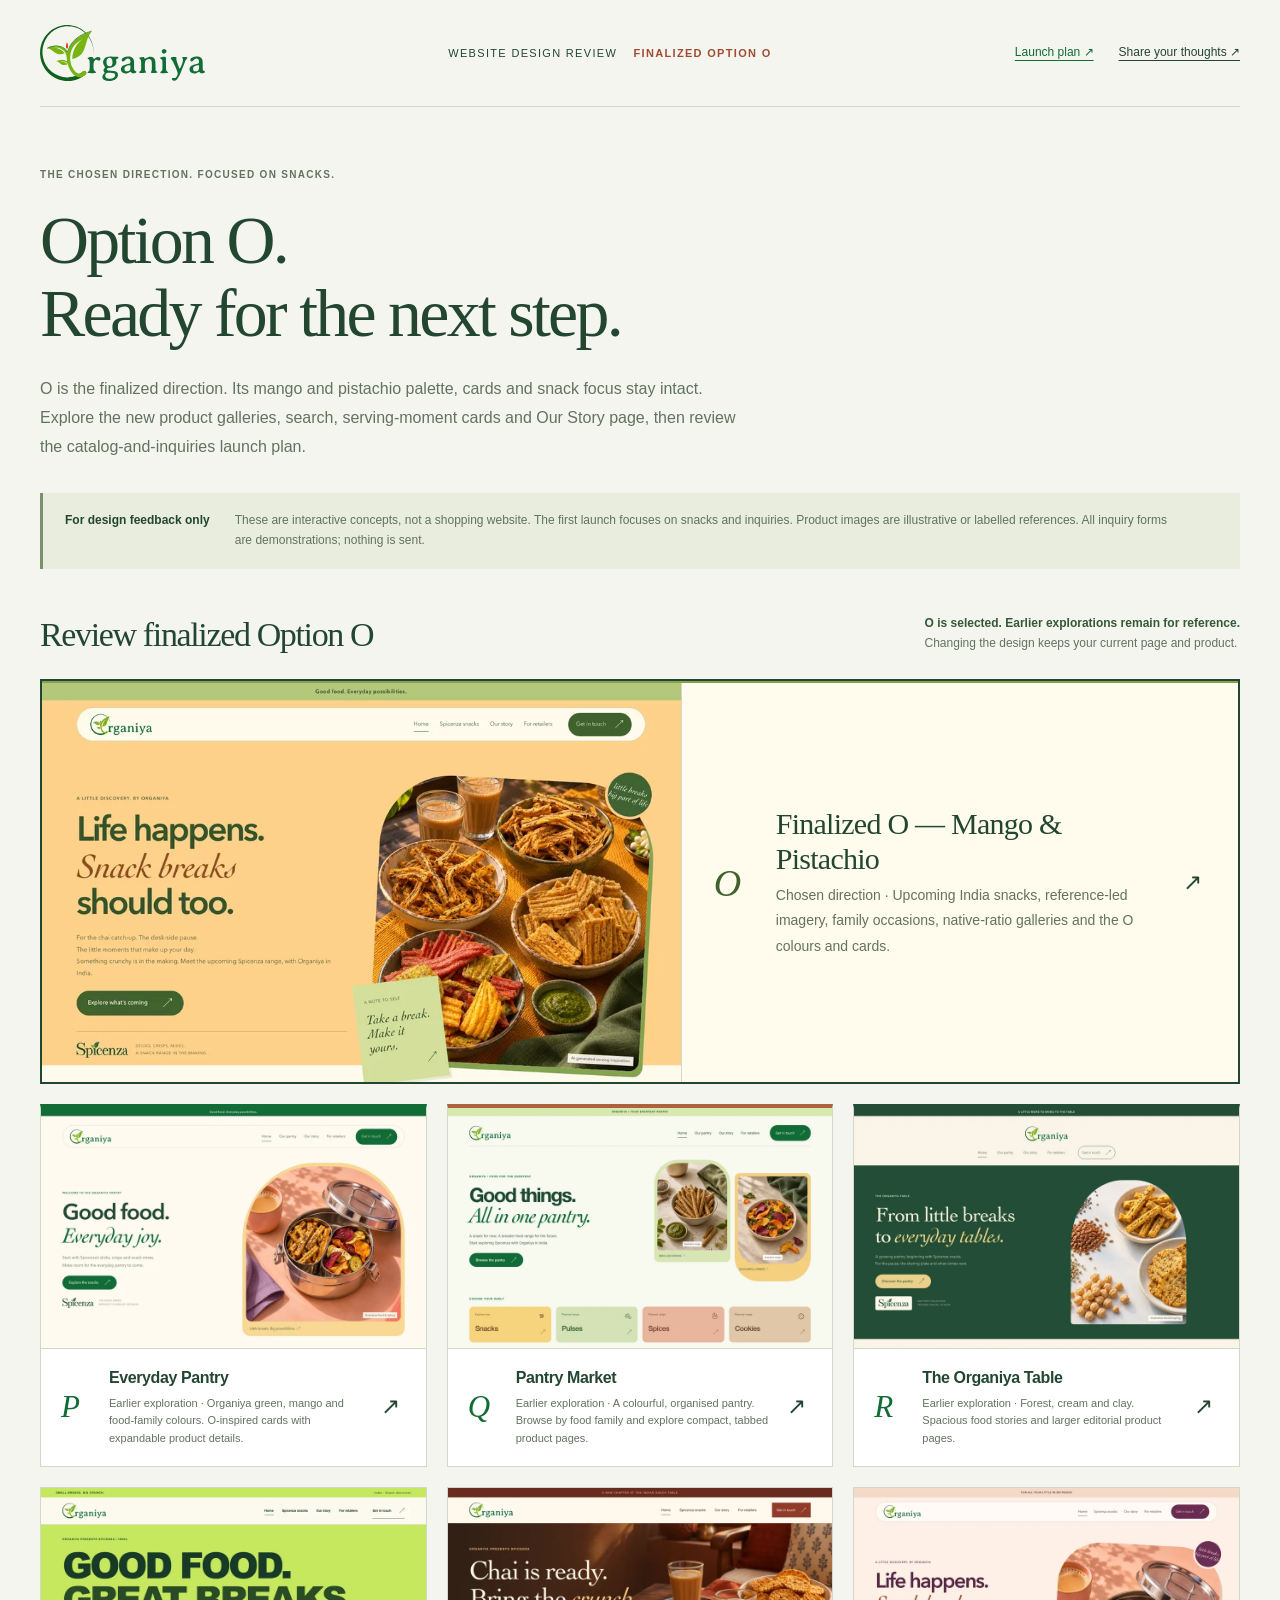
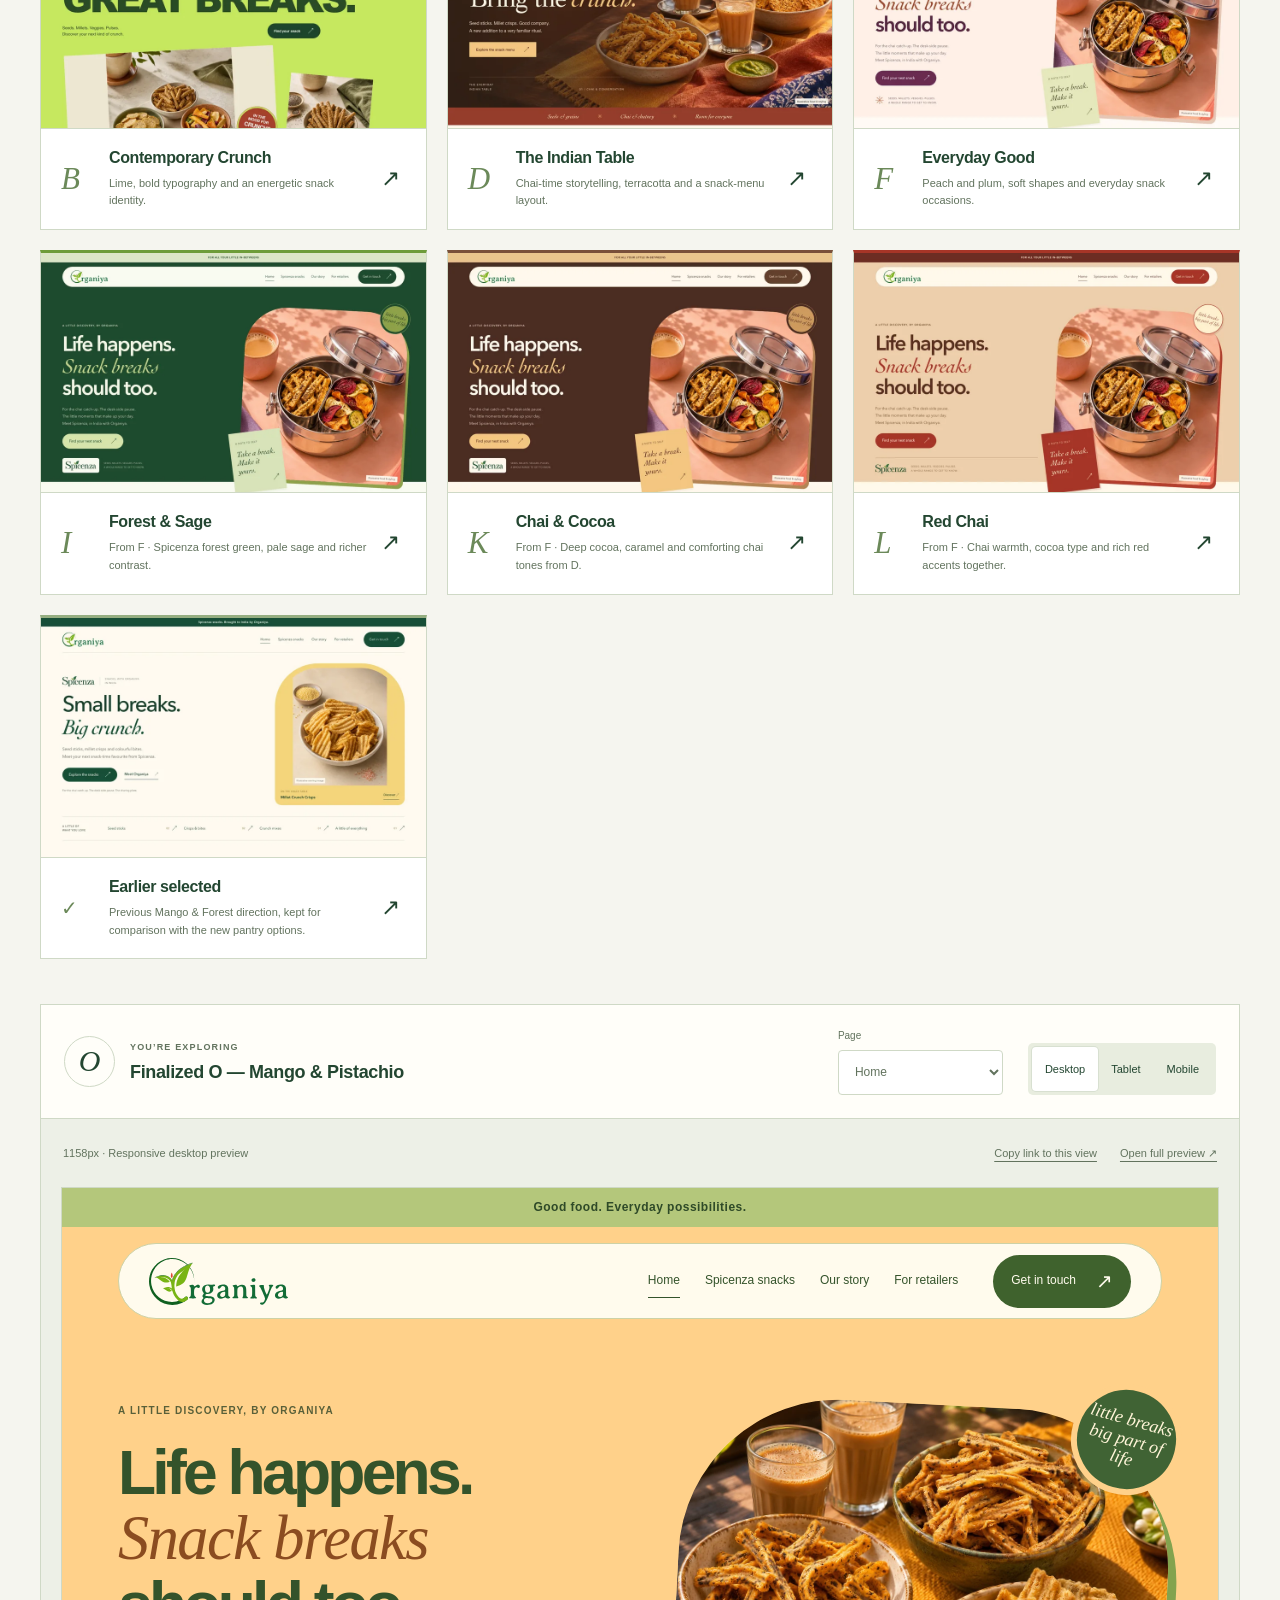
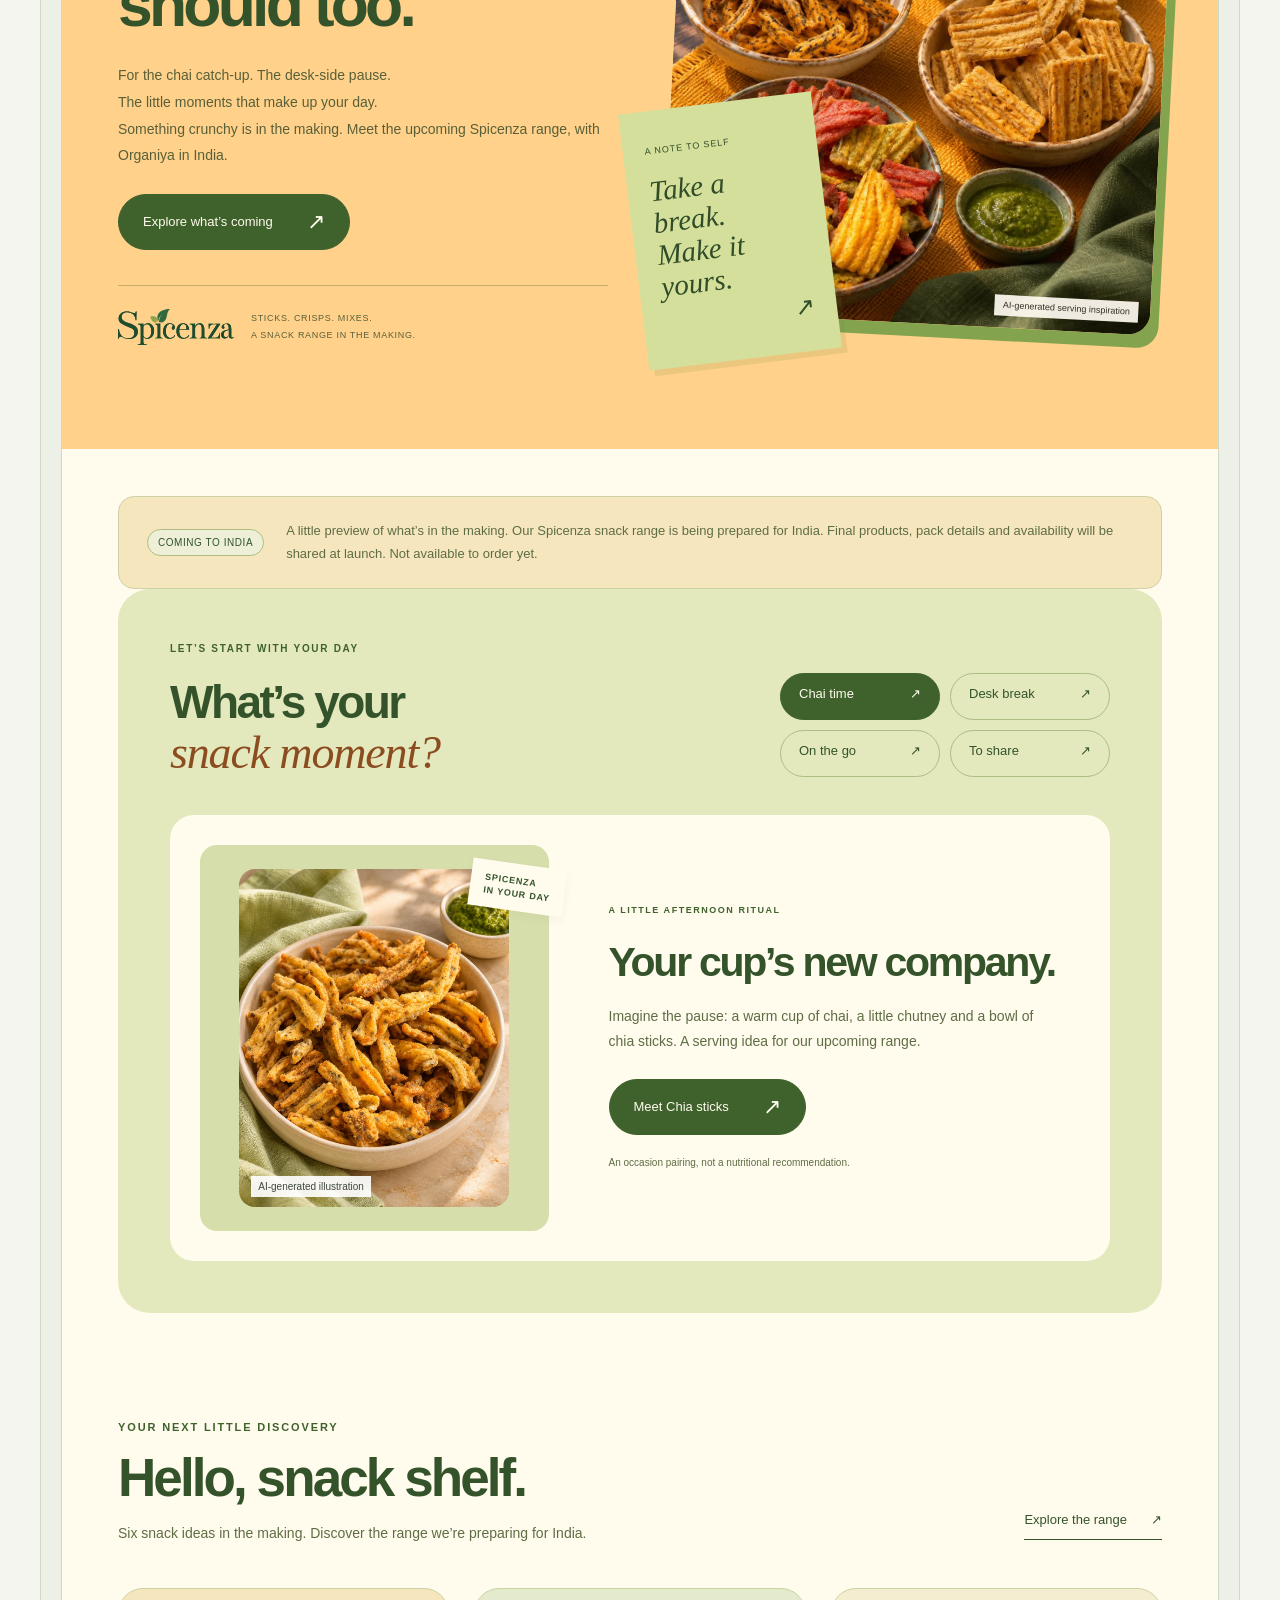
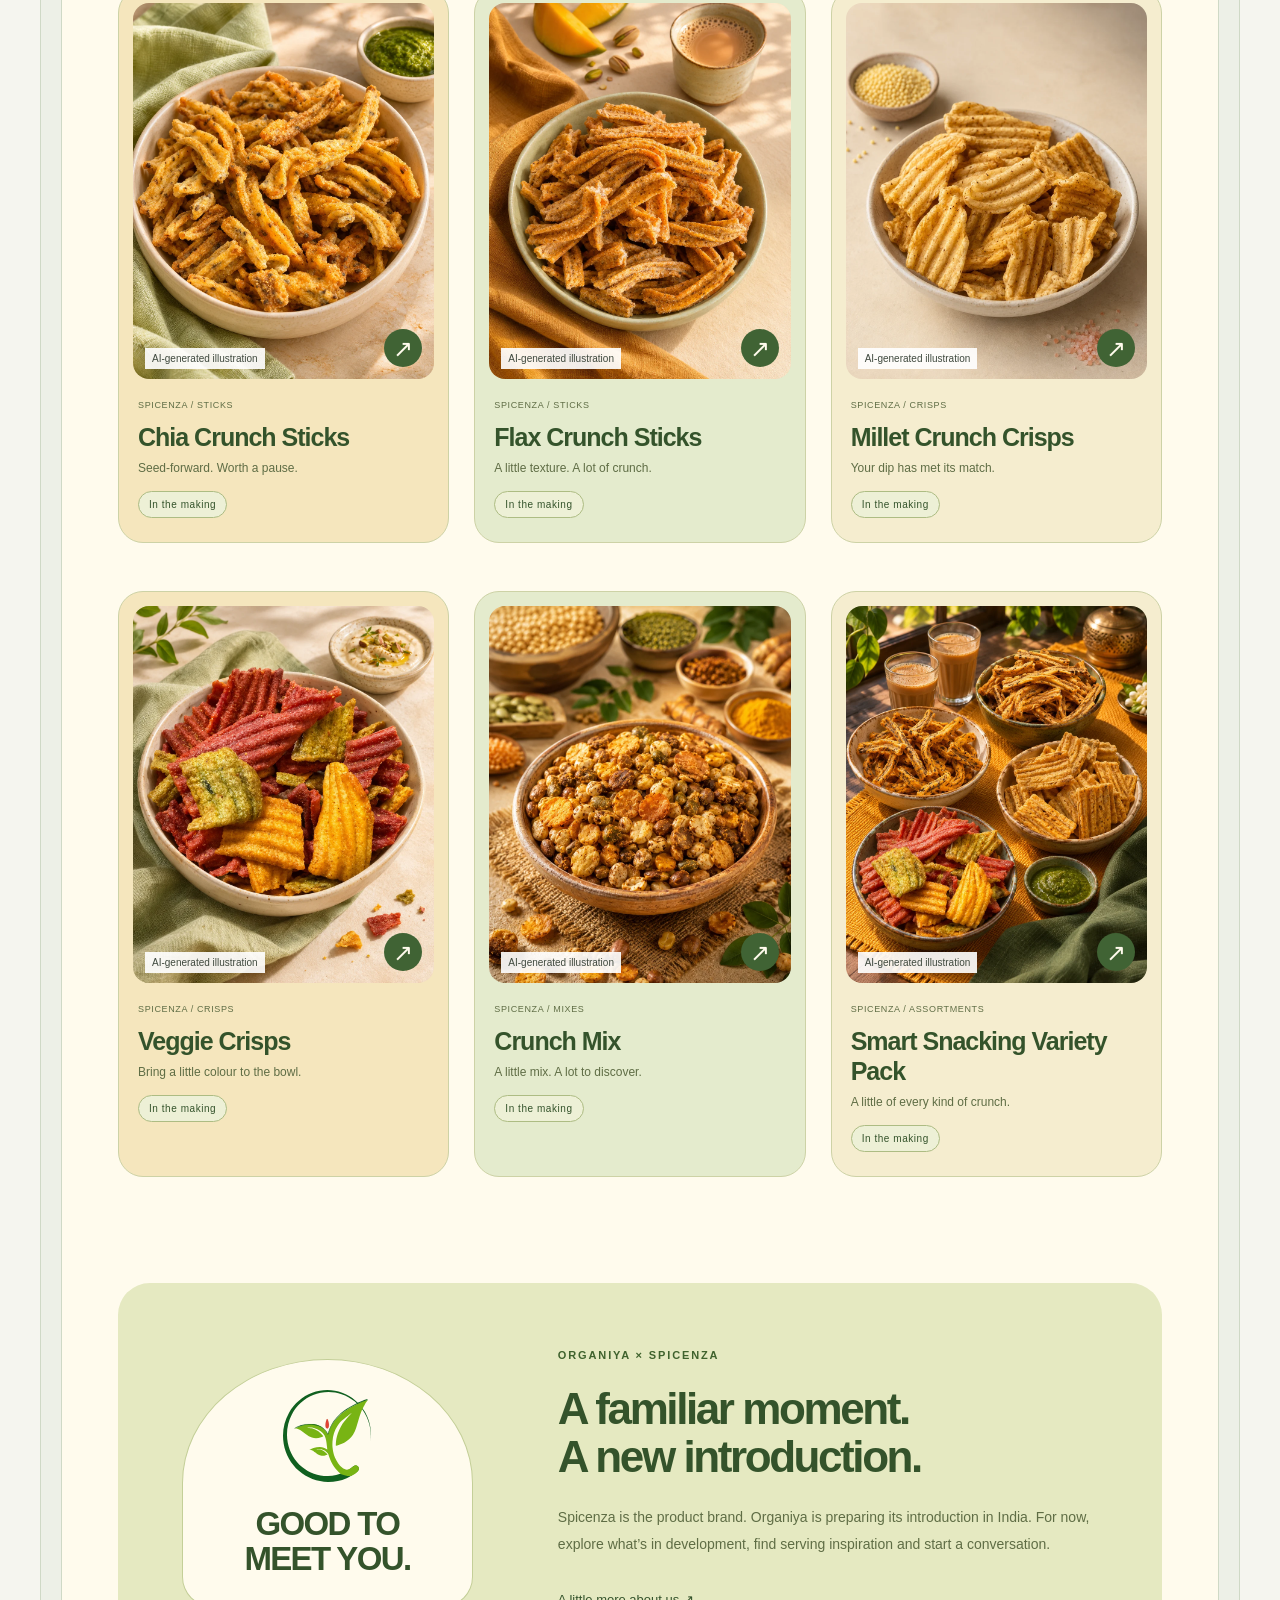
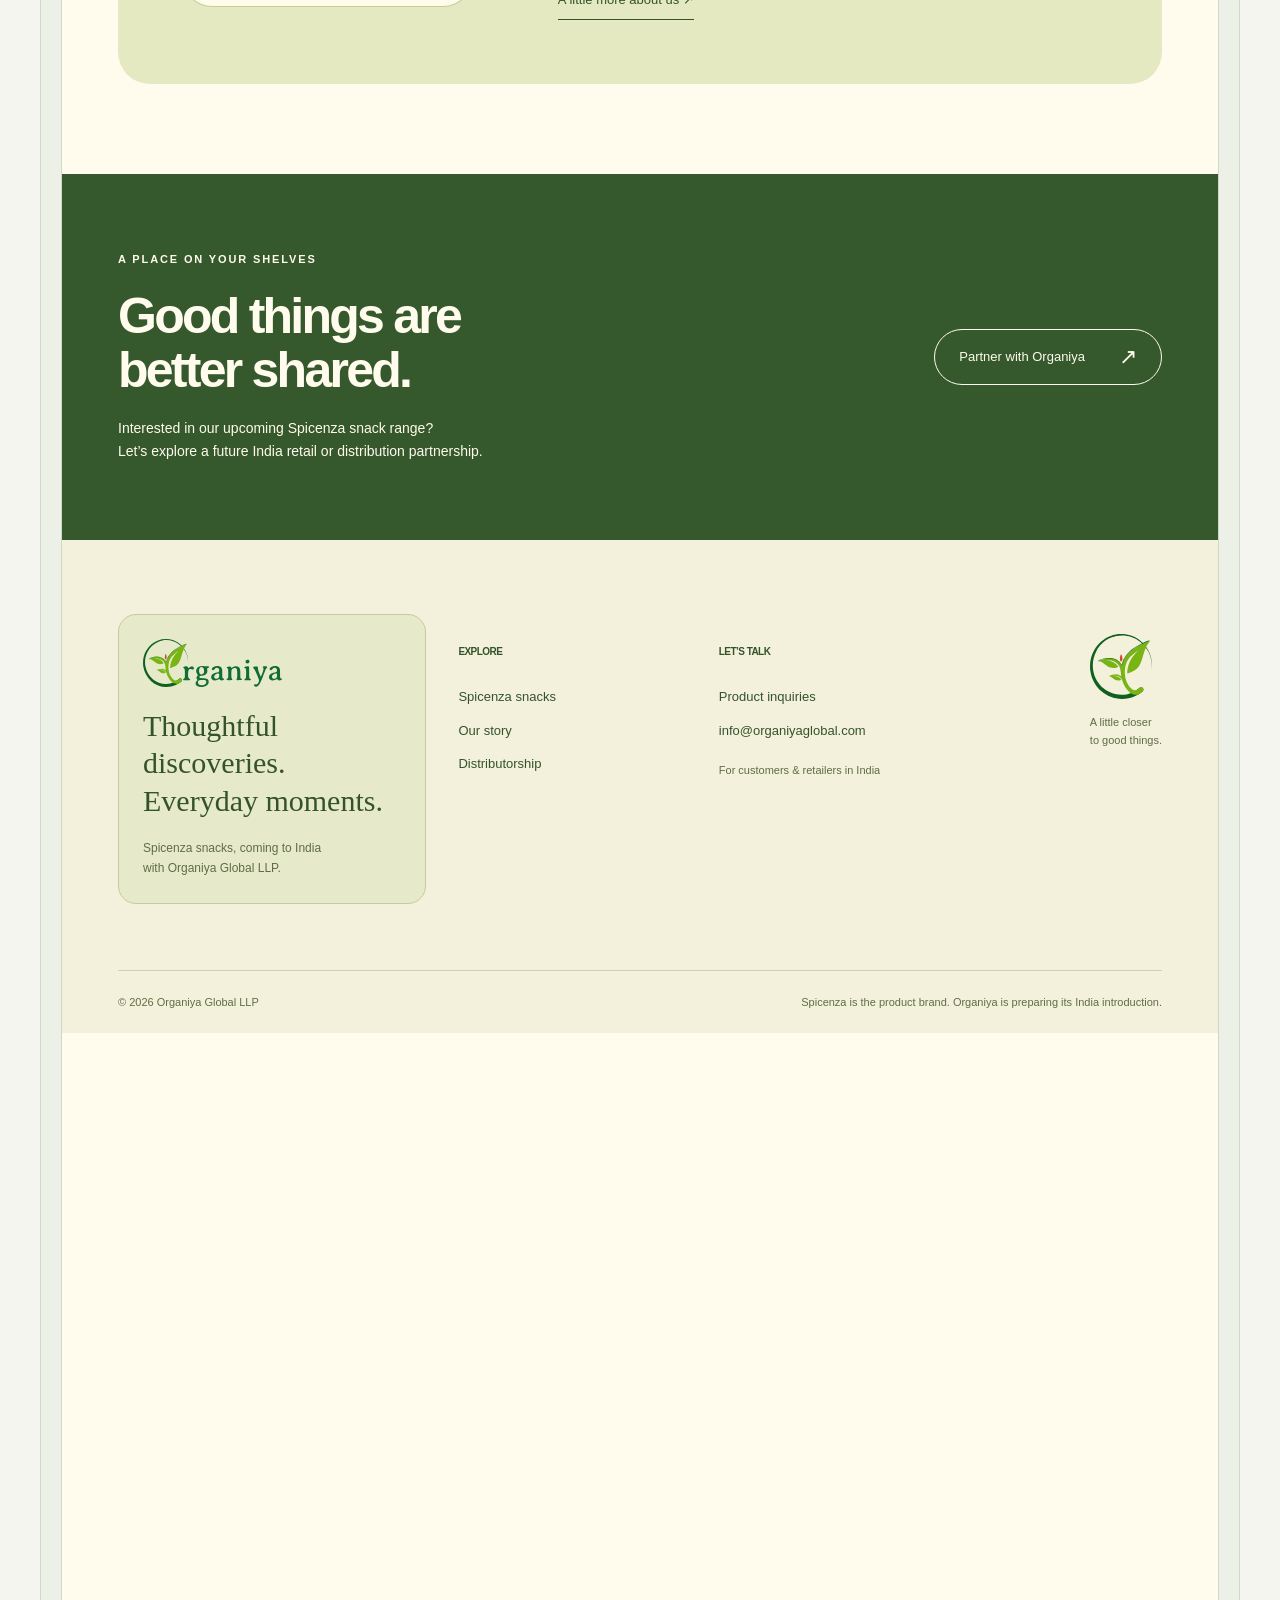
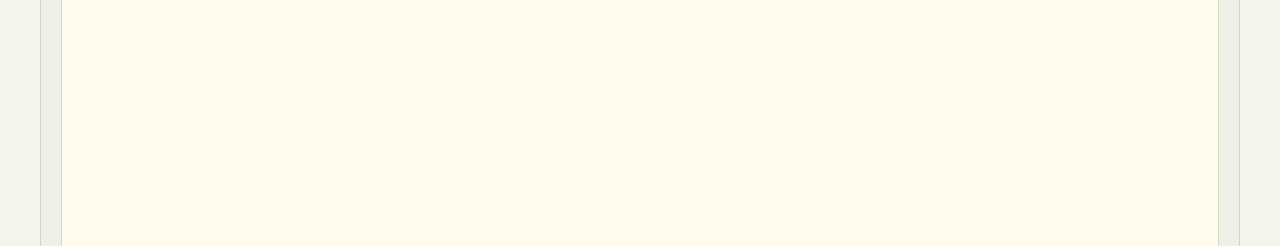
<file: index.html>
<!doctype html>
<html lang="en">
<head>
  <meta charset="utf-8"><meta name="viewport" content="width=device-width,initial-scale=1">
  <meta name="robots" content="noindex,nofollow,noarchive">
  <meta name="description" content="Finalized Option O: a snack-focused Organiya catalog with product galleries, search and a launch plan.">
  <meta property="og:title" content="Organiya · Finalized Option O">
  <meta property="og:description" content="The chosen snack-focused direction, with O’s colours and cards and a few useful refinements.">
  <meta property="og:type" content="website">
  <title>Organiya · Finalized Option O</title>
  <link rel="icon" href="assets/mark.svg" type="image/svg+xml">
  <link rel="stylesheet" href="review.css?v=10">
</head>
<body>
  <a class="skip" href="#options">Skip to design options</a>
  <header class="review-header"><a href="./" aria-label="Organiya design review home"><img src="assets/logo.svg" alt="Organiya" width="180" height="61"></a><span>WEBSITE DESIGN REVIEW <b>FINALIZED OPTION O</b></span><div class="header-review-links"><a href="launch-plan.html">Launch plan ↗</a><a href="#feedback">Share your thoughts ↗</a></div></header>
  <main>
    <section class="intro"><p class="eyebrow">THE CHOSEN DIRECTION. FOCUSED ON SNACKS.</p><h1>Option O.<br>Ready for the next step.</h1><p class="lead">O is the finalized direction. Its mango and pistachio palette, cards and snack focus stay intact. Explore the new product galleries, search, serving-moment cards and Our Story page, then review the catalog-and-inquiries launch plan.</p><div class="review-notice"><span>For design feedback only</span><p>These are interactive concepts, not a shopping website. The first launch focuses on snacks and inquiries. Product images are illustrative or labelled references. All inquiry forms are demonstrations; nothing is sent.</p></div></section>
    <section id="options" aria-labelledby="options-heading"><div class="section-title"><h2 id="options-heading">Review finalized Option O</h2><p><strong>O is selected. Earlier explorations remain for reference.</strong><br>Changing the design keeps your current page and product.</p></div><div id="option-grid" class="option-grid"></div></section>
    <section id="preview" class="preview" aria-label="Interactive design preview">
      <div class="preview-toolbar"><div class="current"><span id="current-letter">O</span><div><p class="eyebrow">YOU’RE EXPLORING</p><h2 id="current-name">Finalized O — Mango & Pistachio</h2></div></div><div class="toolbar-fields"><label>Page<select id="page-select"><option value="home">Home</option><option value="catalog">Catalog / pantry</option><option value="product">Product details</option><option value="about">About Organiya</option><option value="distributors">Distributorship</option><option value="contact">Contact</option></select></label><label id="product-field" hidden>Product<select id="product-select"></select></label></div><div class="width-controls" role="group" aria-label="Preview size"><button data-width="desktop" aria-pressed="true">Desktop</button><button data-width="tablet" aria-pressed="false">Tablet</button><button data-width="mobile" aria-pressed="false">Mobile</button></div></div>
      <div class="preview-meta"><span id="viewport-label"></span><div><button id="copy-link">Copy link to this view</button><a id="full-preview" href="final-o/site.html?design=o&amp;page=home" target="_blank" rel="noopener">Open full preview ↗</a></div></div>
      <p id="link-status" class="status" role="status" aria-live="polite"></p>
      <div class="frame-stage"><iframe id="preview-frame" src="final-o/site.html?design=o&amp;page=home" title="Organiya — Finalized O preview" scrolling="no"></iframe></div>
      <div class="preview-bottom"><span>Review the design, navigation and product discovery.</span><a href="#options">Compare another option ↑</a></div>
    </section>
    <section id="feedback" class="feedback"><div><p class="eyebrow">YOUR PERSPECTIVE MATTERS</p><h2>What feels like<br>Organiya to you?</h2><p>Consider the overall identity, ease of finding a product, and how it feels on your phone.</p><ol><li>What would you refine in the finalized O direction?</li><li>Which details would you keep or change?</li><li>Are the snack details, gallery and inquiry flow clear?</li></ol><p class="feedback-note">This page does not collect feedback. Copy your notes and send them back to the person who shared this link.</p></div><form id="feedback-form"><label>Your preferred direction<select id="preference"><option value="">Choose an option</option></select></label><label>What works well?<textarea id="likes" rows="3" placeholder="The layout, colours, imagery, product browsing…"></textarea></label><label>What would you change?<textarea id="changes" rows="3" placeholder="Anything missing, unclear or difficult on your phone…"></textarea></label><button class="primary-button" type="submit">Copy my feedback ↗</button><p id="feedback-status" class="status" role="status" aria-live="polite"></p><textarea id="copy-fallback" aria-label="Feedback ready to copy" readonly hidden></textarea></form></section>
  </main>
  <footer><span>Organiya design review · November 2026</span><span>Public review link · Illustrative concepts · Demo forms only</span></footer>
  <noscript><div class="noscript"><p>Enable JavaScript to compare the interactive concepts. Direct previews:</p><a href="p-r/site.html?design=p">P — Everyday Pantry</a> · <a href="p-r/site.html?design=q">Q — Pantry Market</a> · <a href="p-r/site.html?design=r">R — The Organiya Table</a> · <a href="final-o/site.html?design=o">Finalized O</a> · <a href="a-c/site.html?design=b">B</a> · <a href="d-f/site.html?design=d">D</a> · <a href="d-f/site.html?design=f">F</a> · <a href="g-i/site.html?design=i">I</a> · <a href="j-l/site.html?design=k">K</a> · <a href="j-l/site.html?design=l">L</a> · <a href="selected/site.html?design=selected">Earlier selected</a></div></noscript>
  <script src="review.js?v=10"></script>
</body>
</html>
</file>
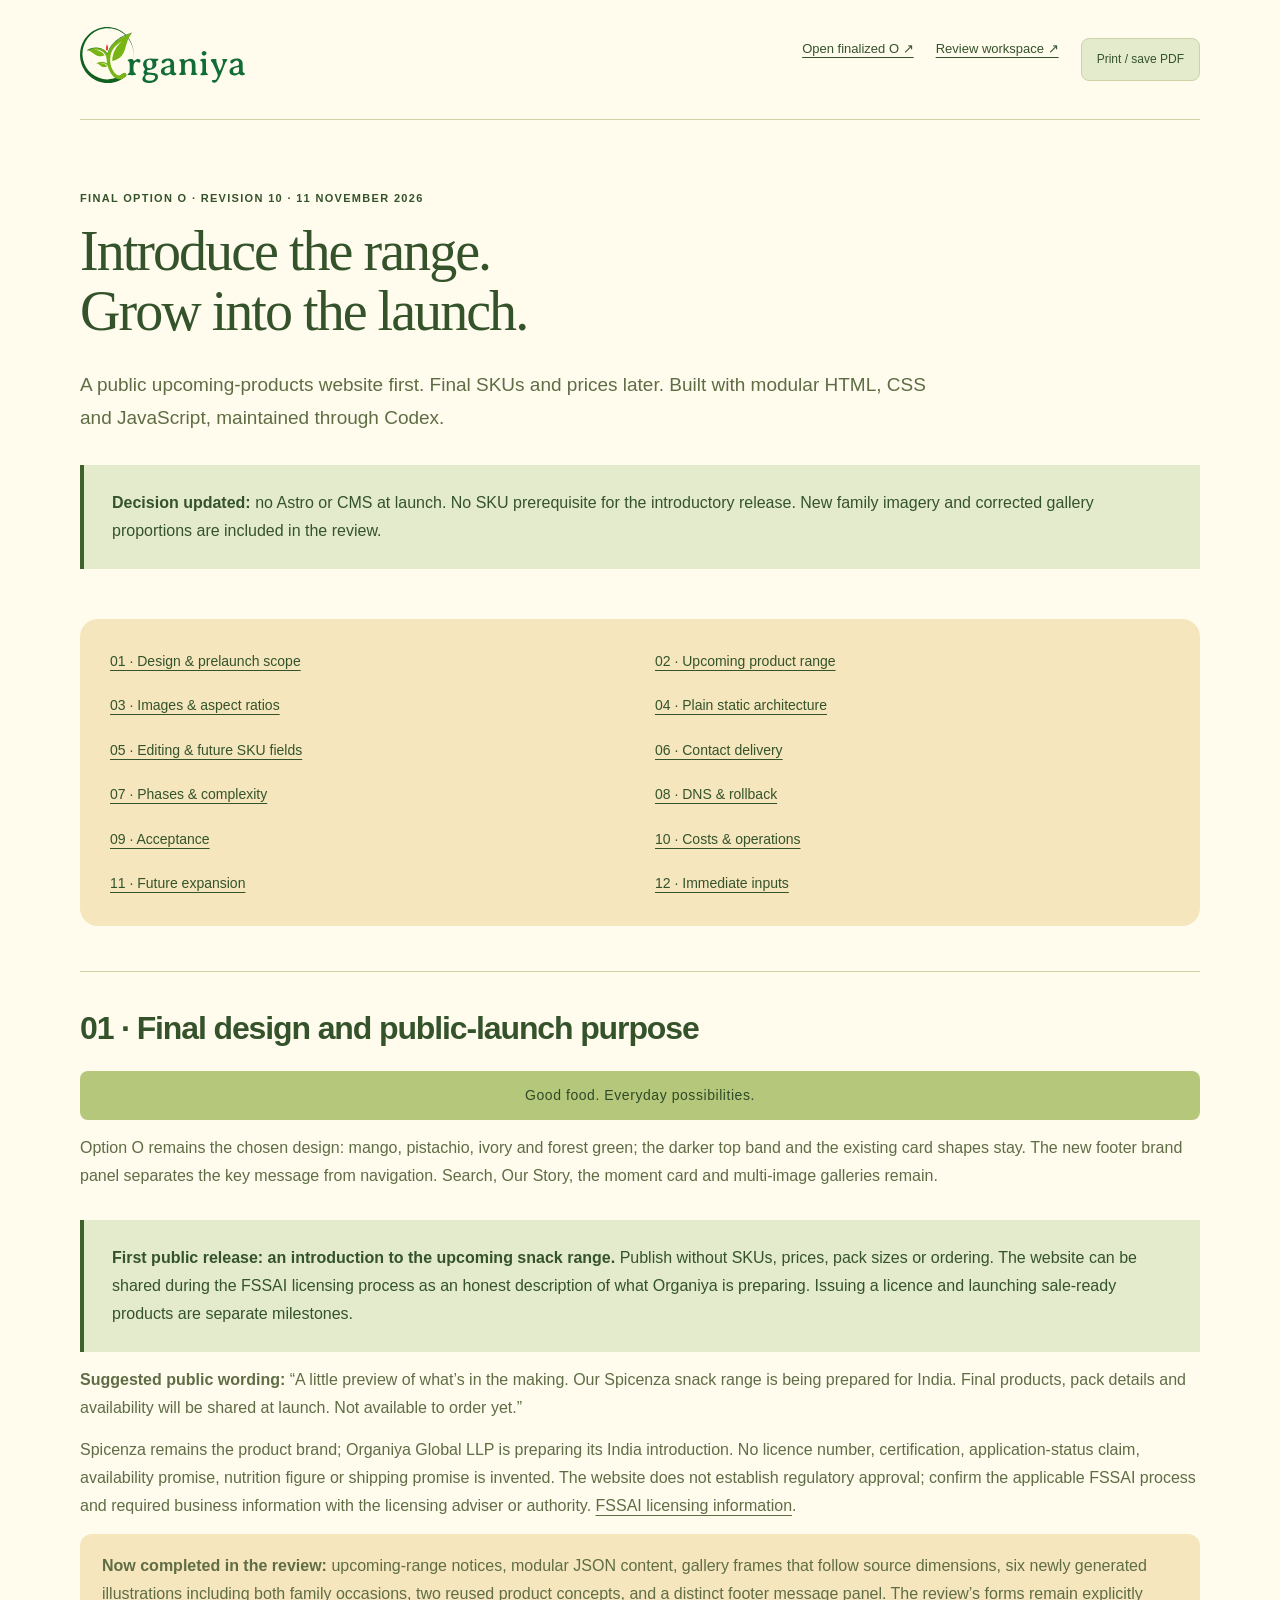
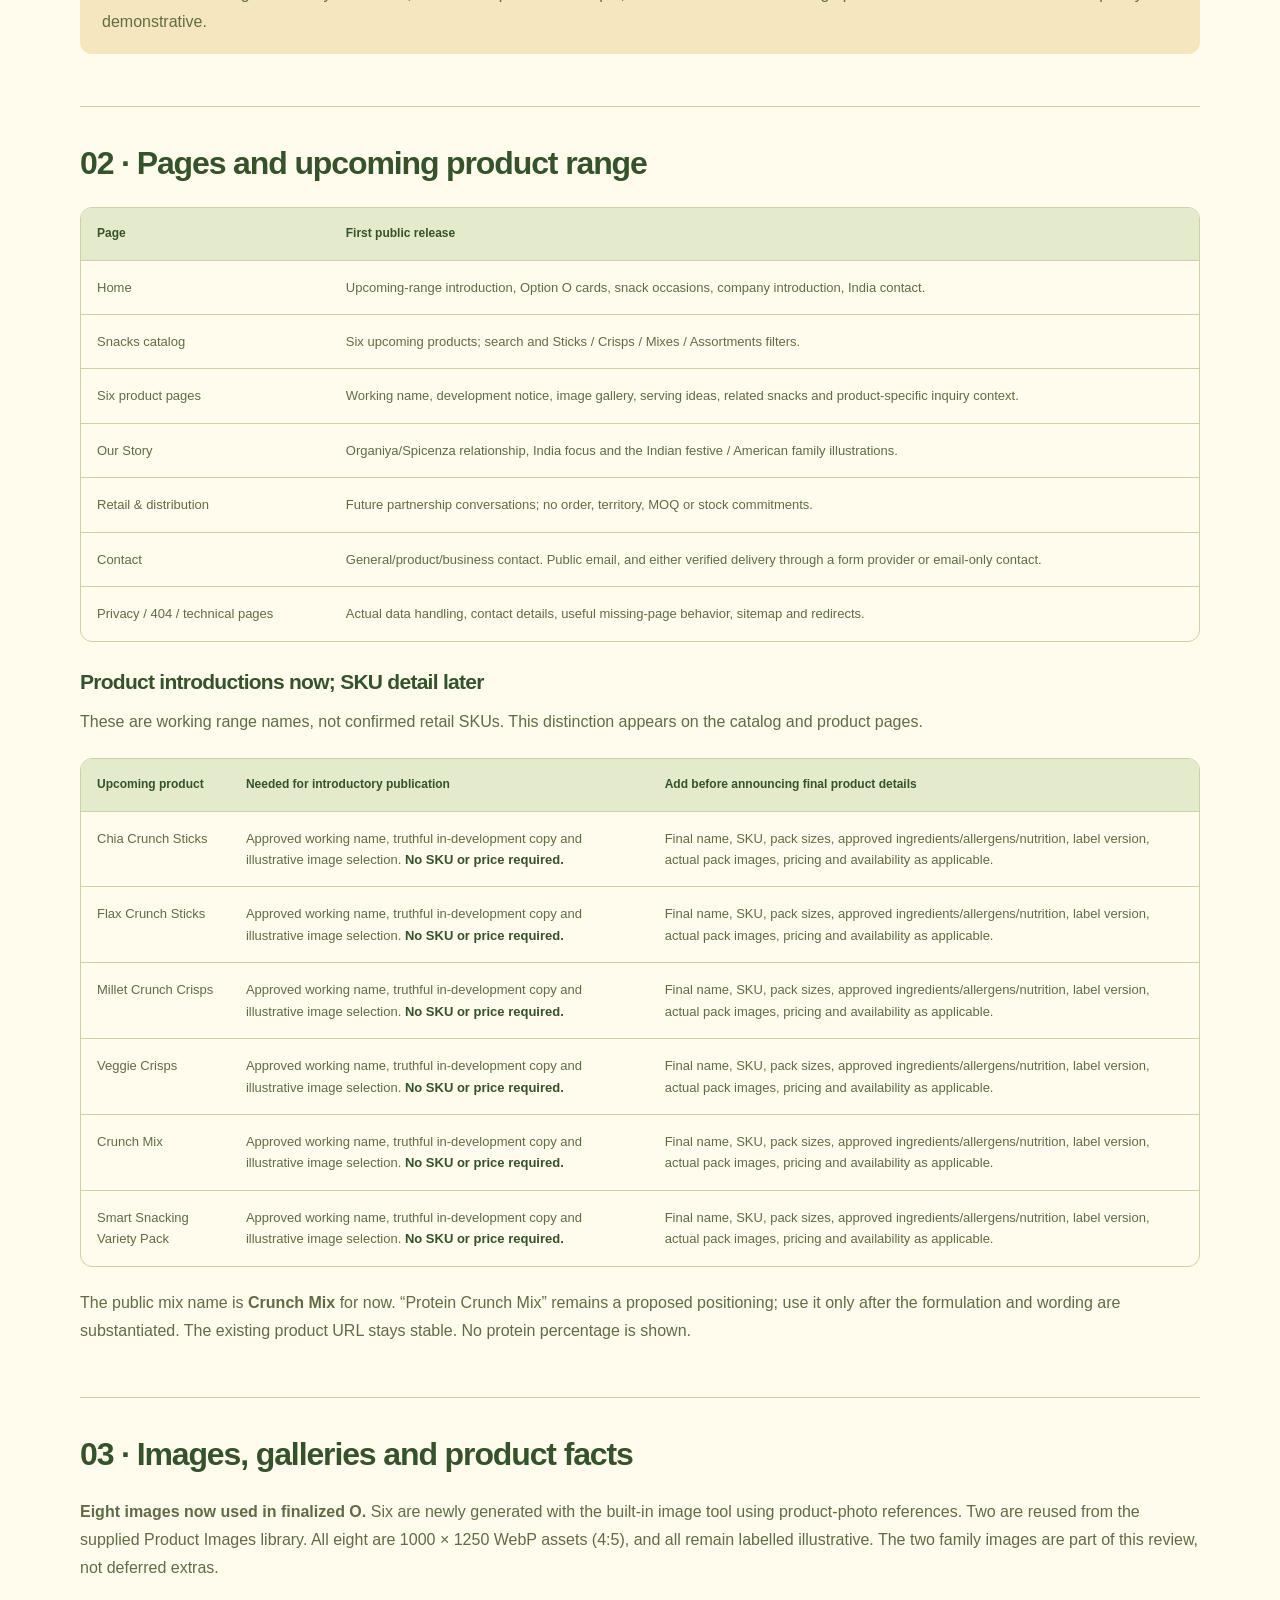
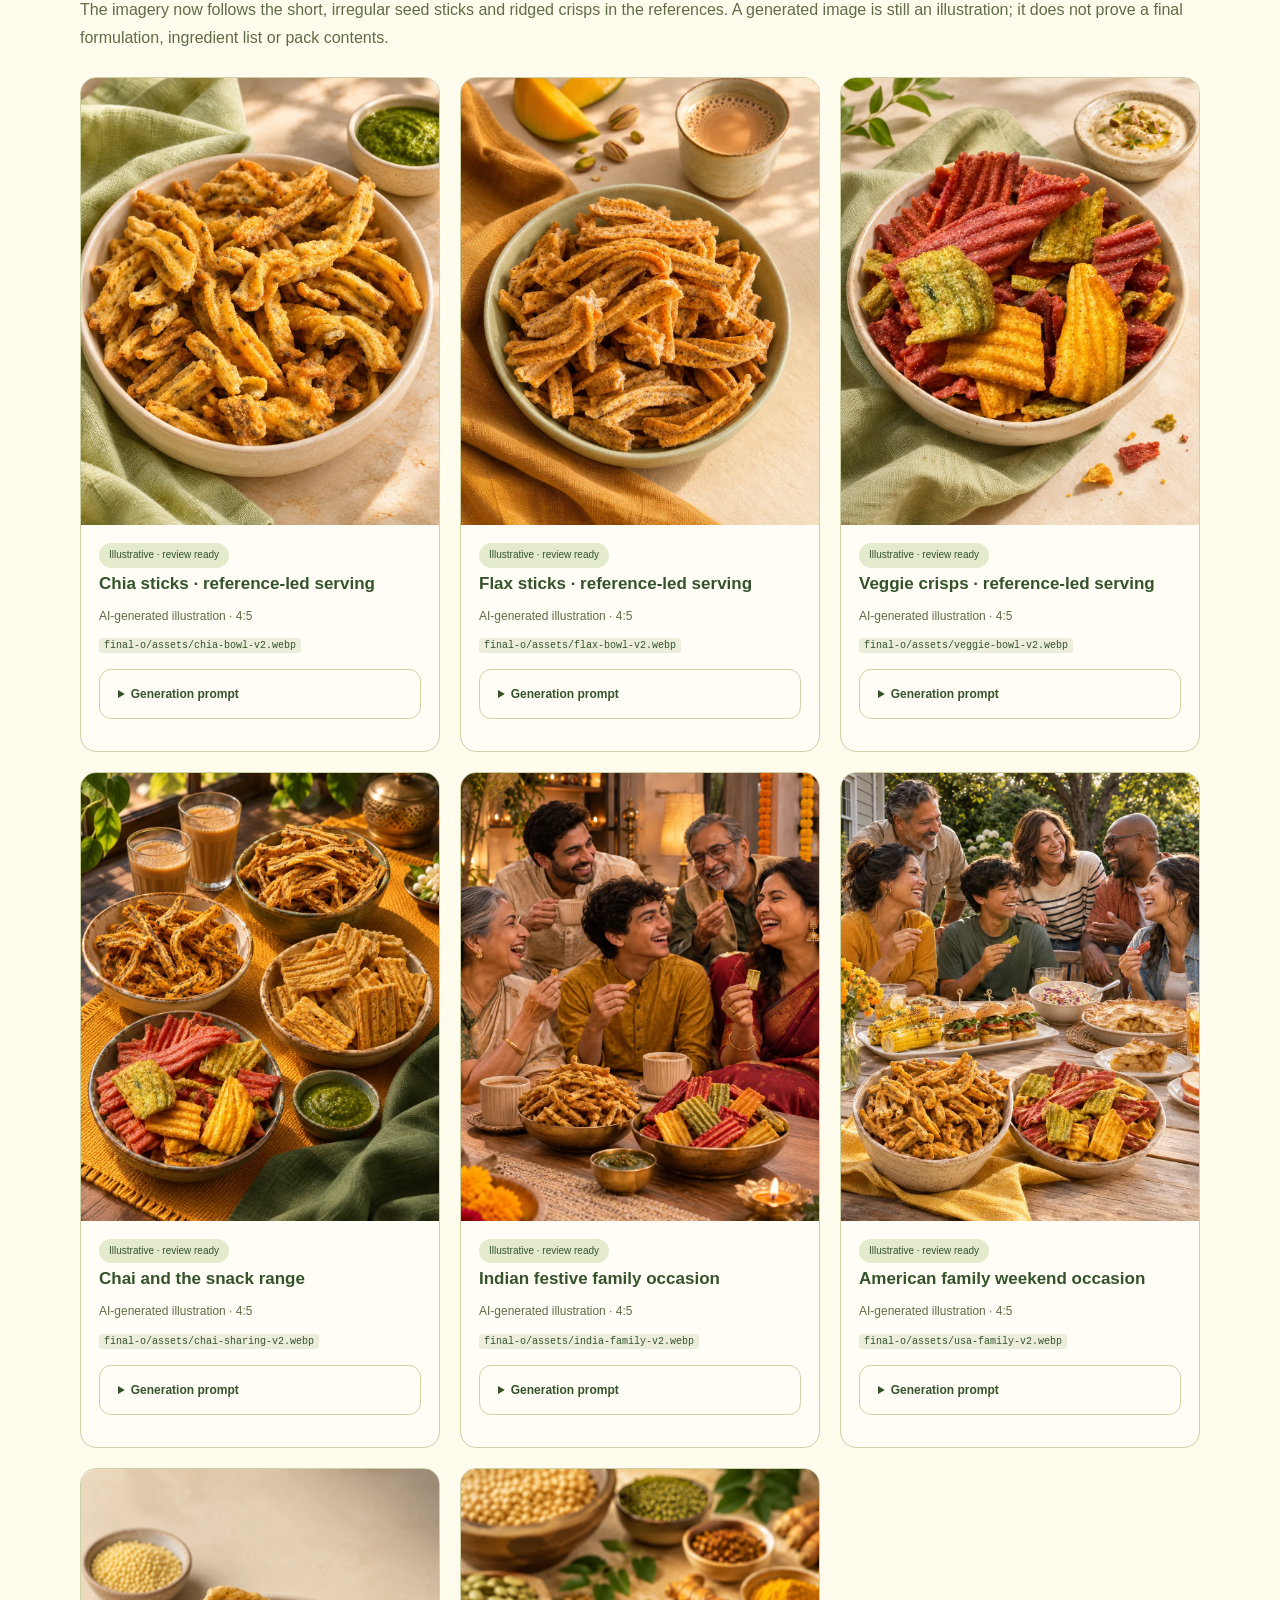
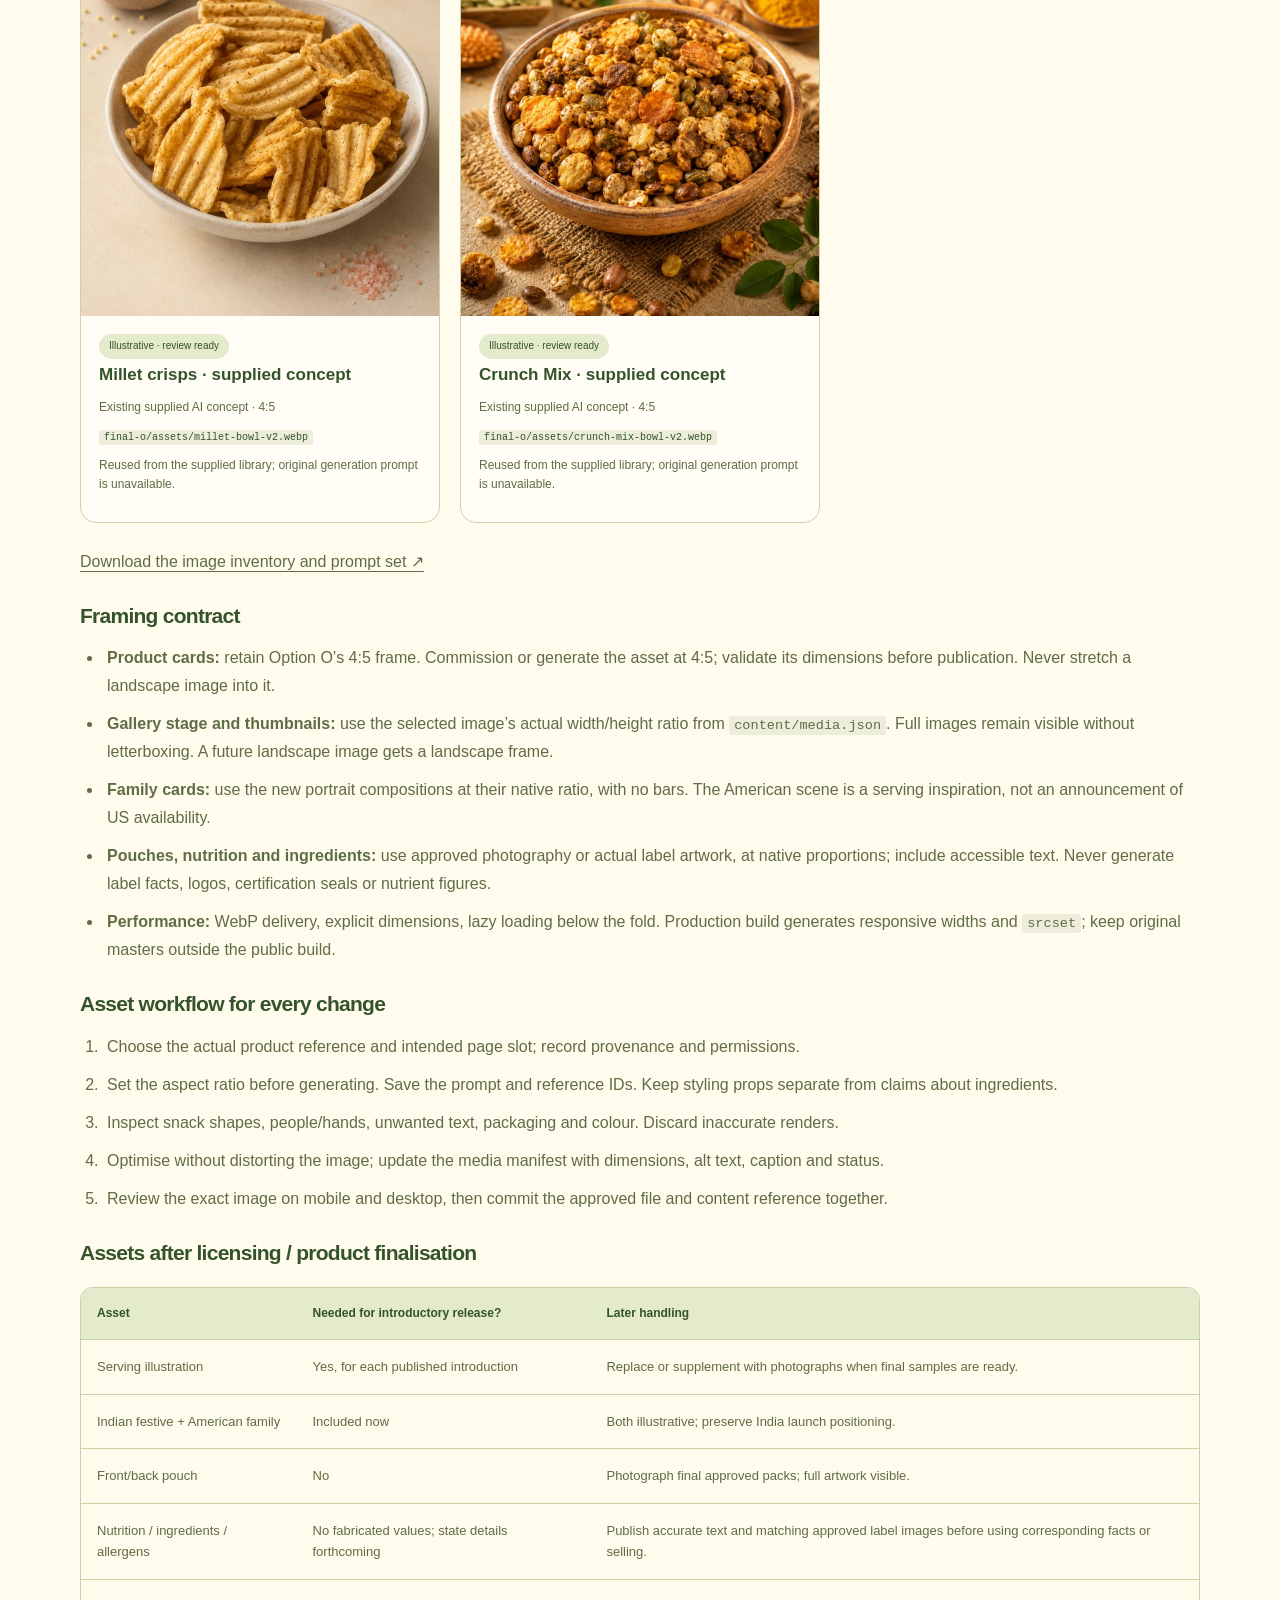
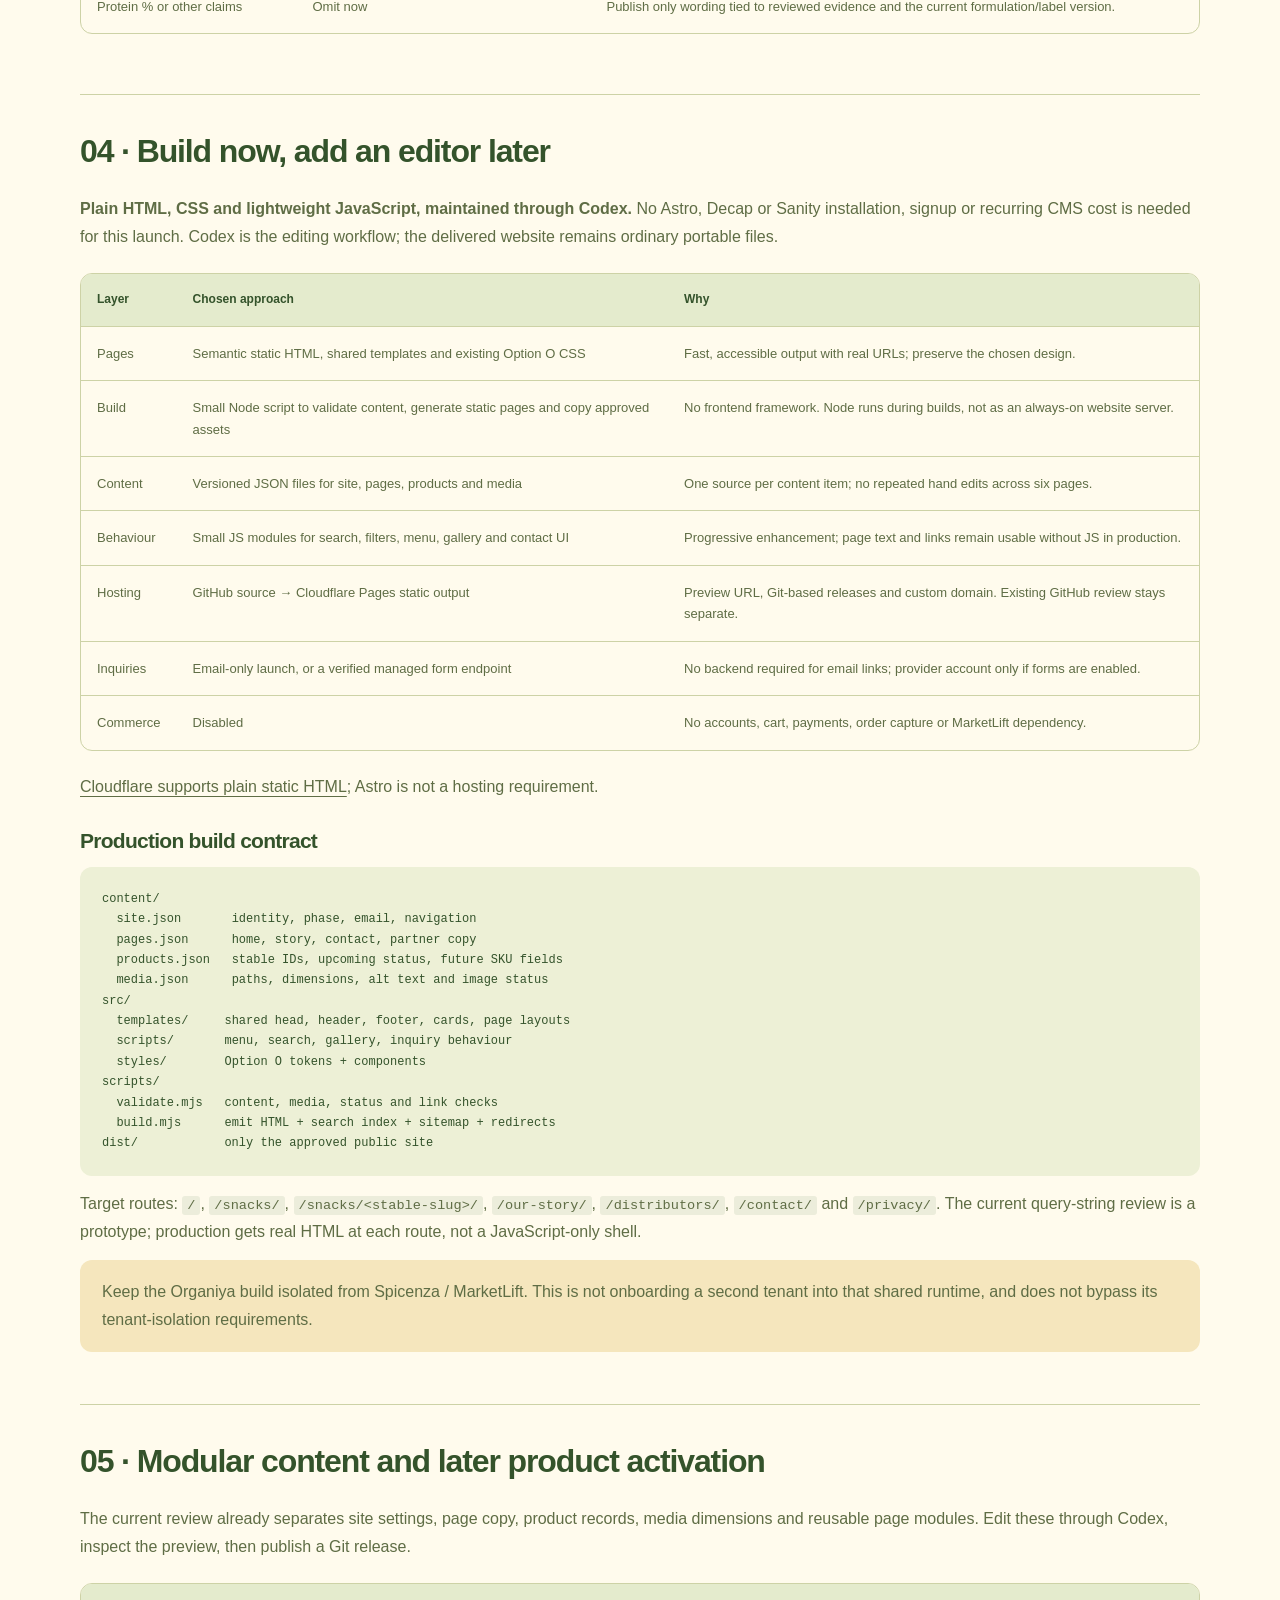
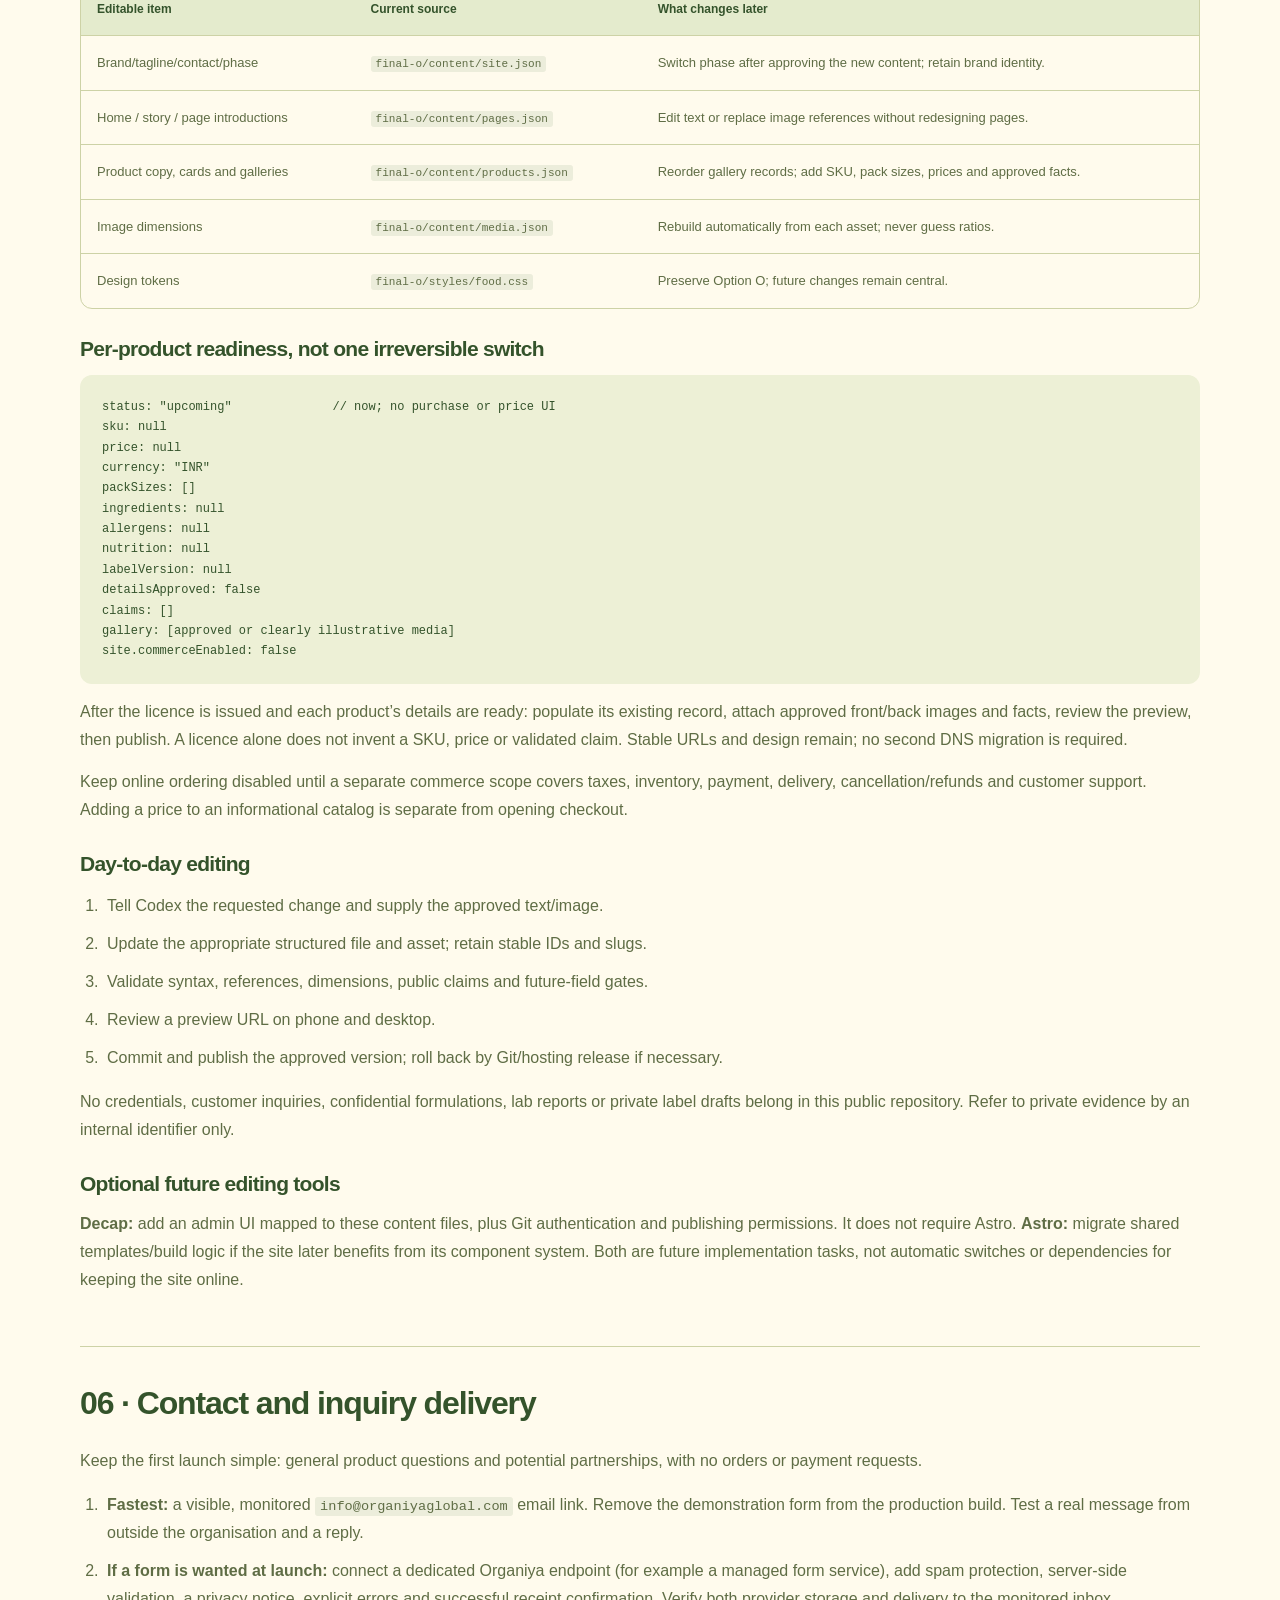
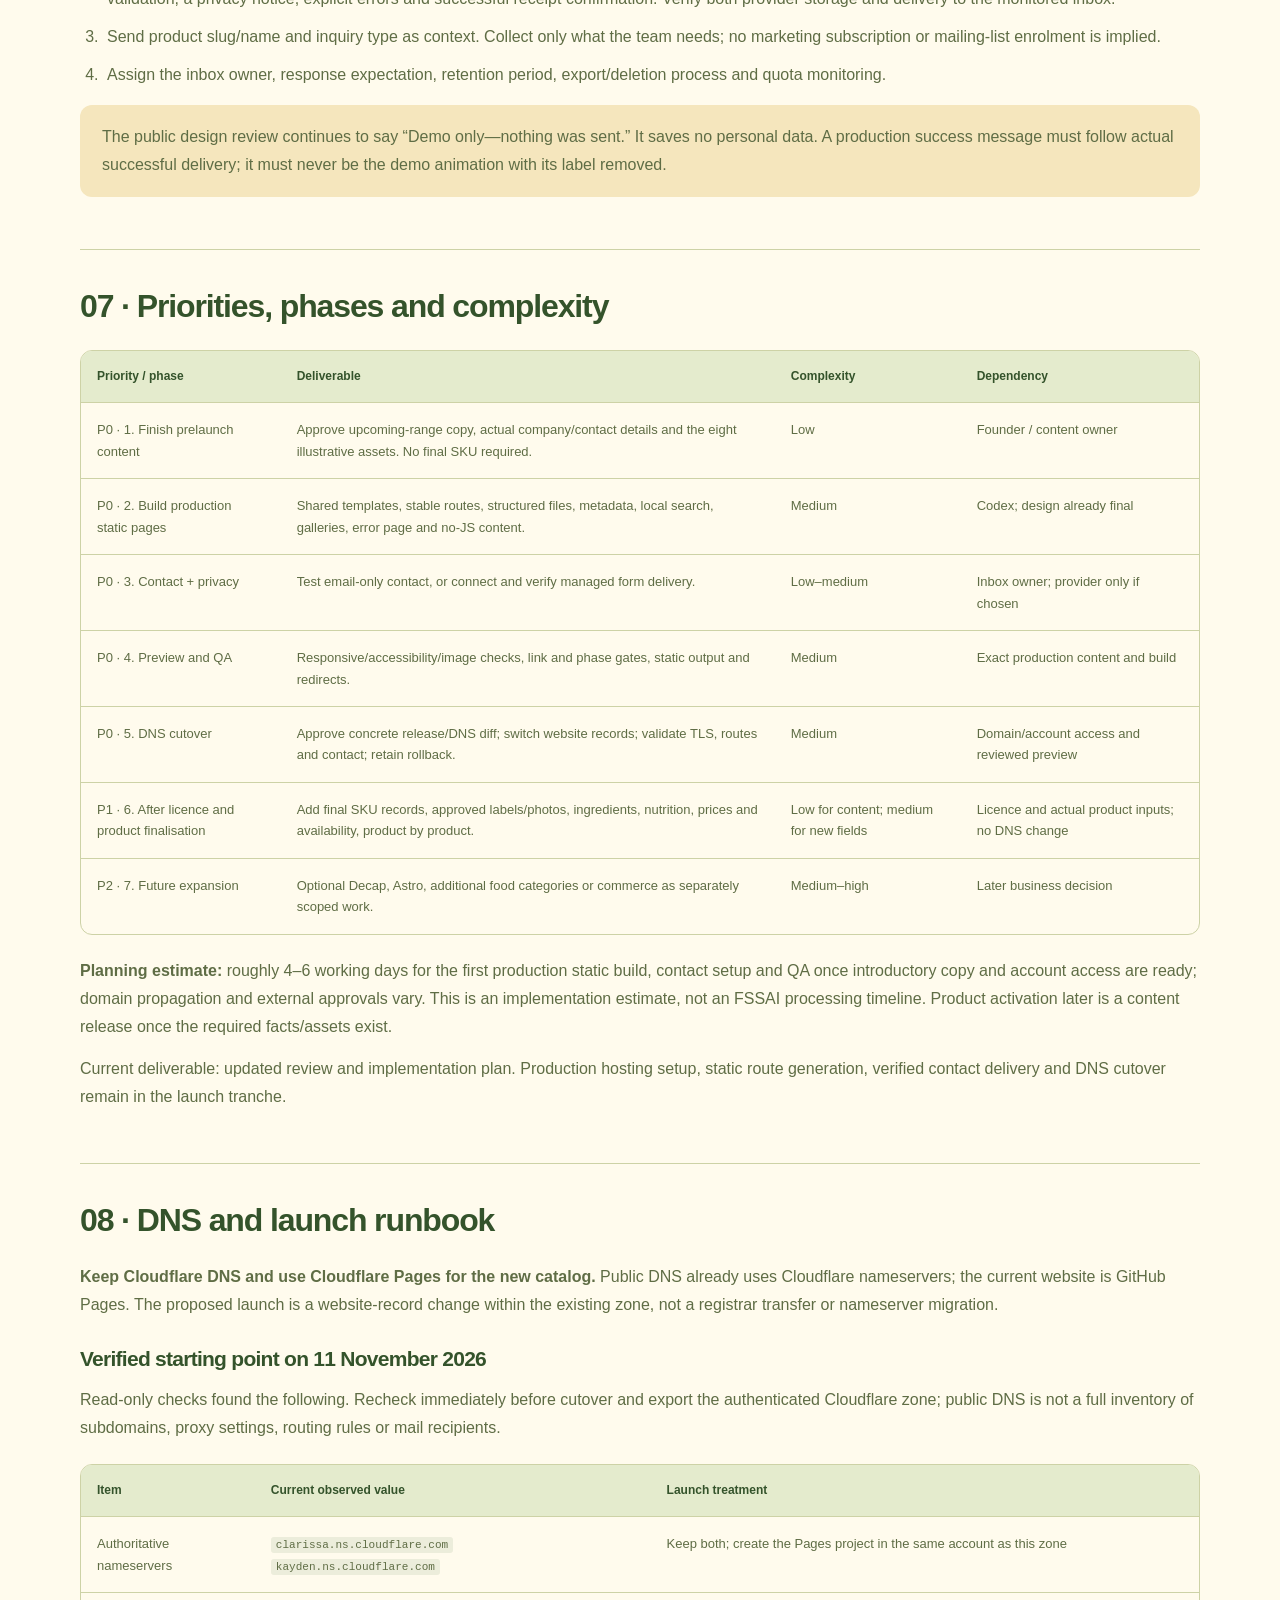
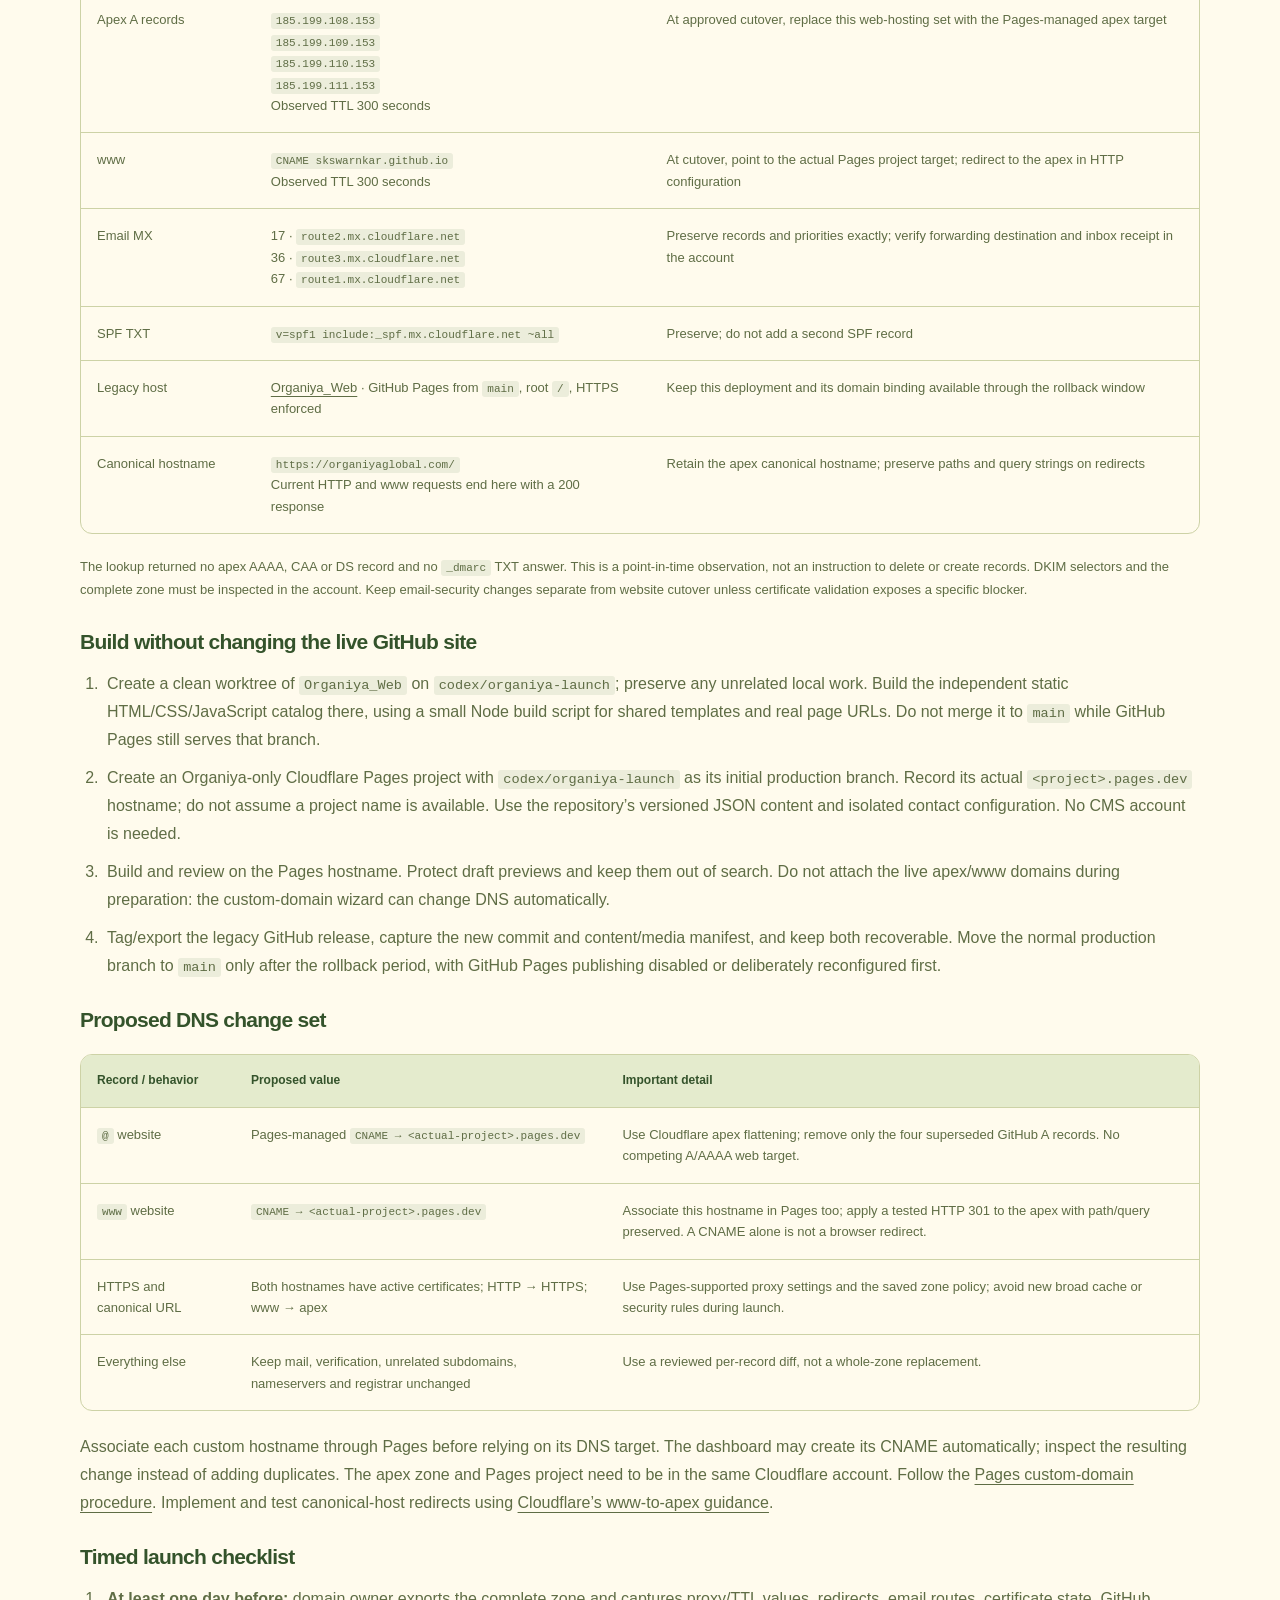
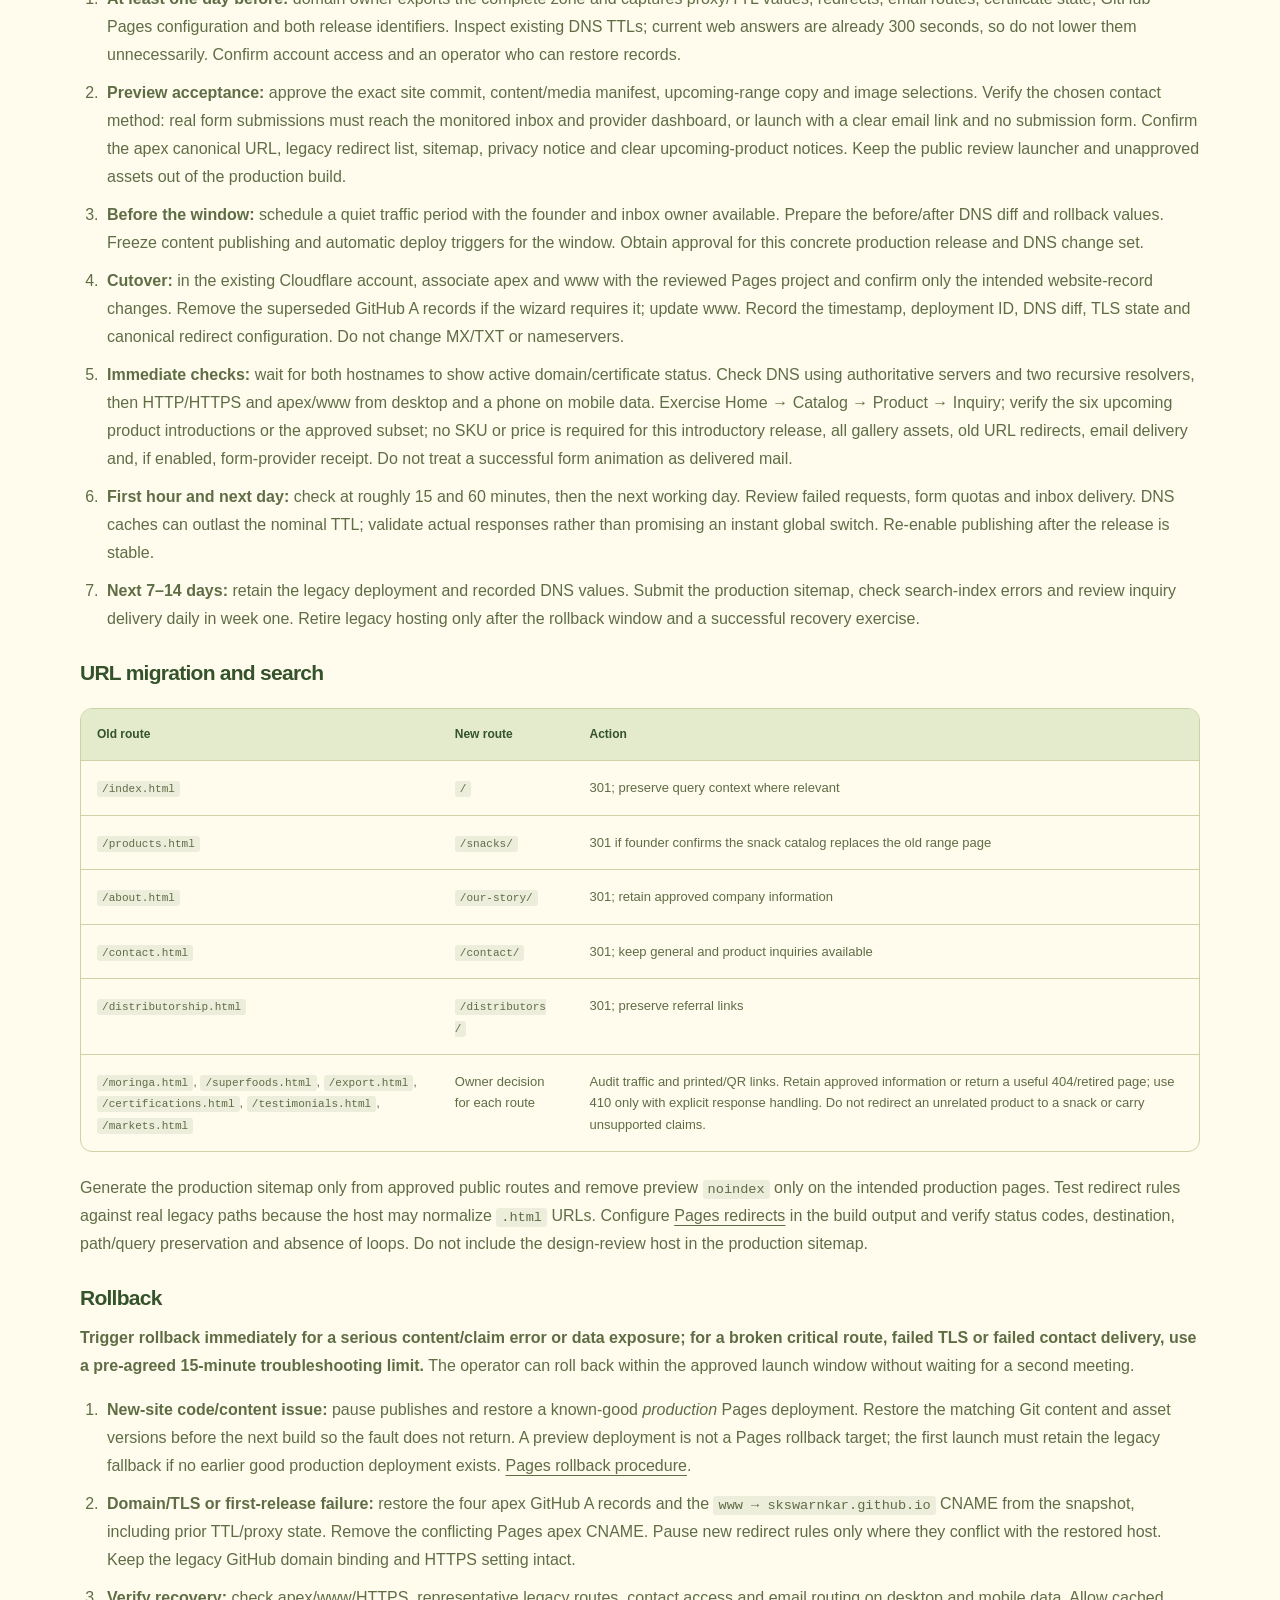
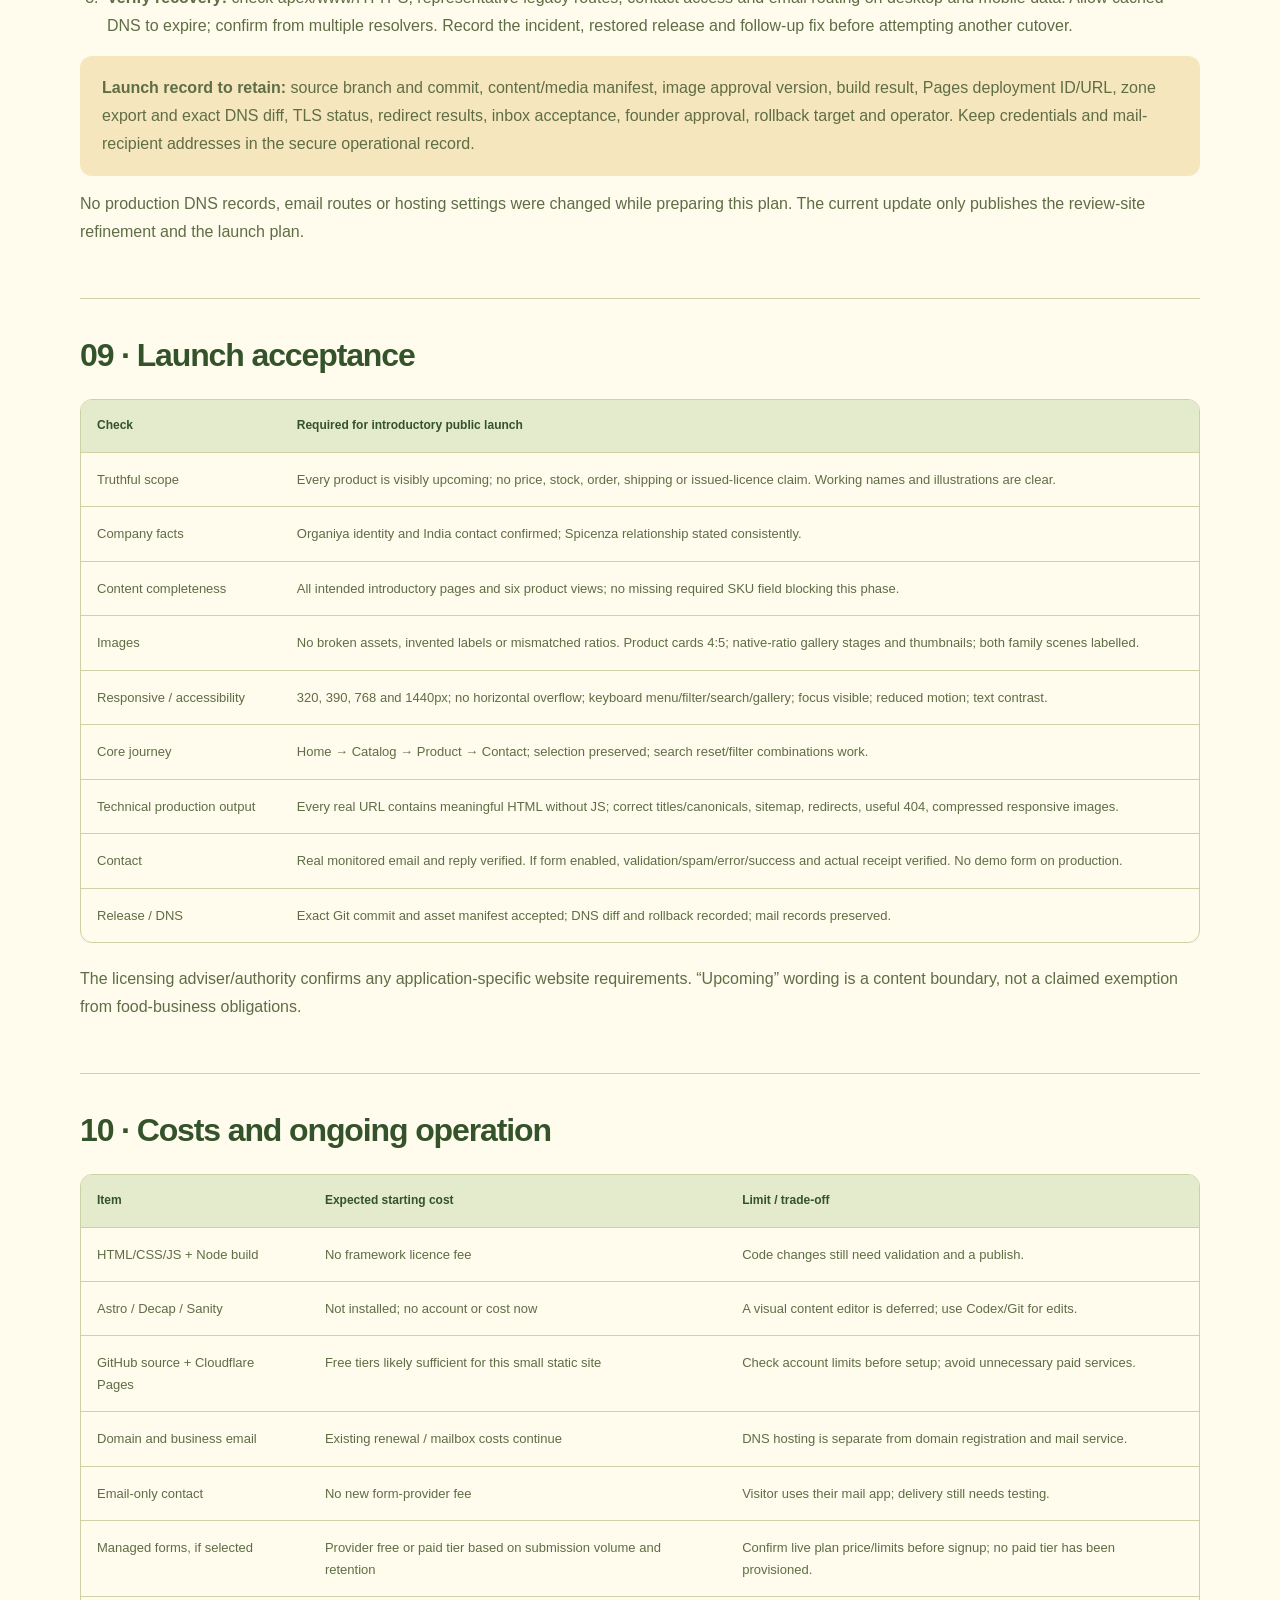
<file: launch-plan.html>
<!doctype html><html lang="en"><head><meta charset="utf-8"><meta name="viewport" content="width=device-width,initial-scale=1"><meta name="robots" content="noindex,nofollow,noarchive"><title>Organiya prelaunch website plan · Revision 10</title><link rel="icon" href="assets/mark.svg"><style>
:root{--ink:#34532b;--muted:#5f6d45;--paper:#fffbed;--line:#cdd2a6;--sage:#e4ebcd;--mango:#ffd18a}*{box-sizing:border-box}html{scroll-behavior:smooth;scroll-padding-top:20px}body{margin:0;background:var(--paper);color:var(--ink);font:16px/1.75 -apple-system,BlinkMacSystemFont,'Helvetica Neue',Arial,sans-serif}a{color:inherit;text-underline-offset:4px}a:focus-visible,button:focus-visible{outline:3px solid #8b4c20;outline-offset:4px}header,main,footer{max-width:1120px;width:calc(100% - 64px);margin:auto}header{display:flex;justify-content:space-between;align-items:center;gap:25px;padding:27px 0;border-bottom:1px solid var(--line)}header img{width:165px;height:auto}header nav{display:flex;gap:22px;font-size:13px}h1,h2,h3{line-height:1.15;letter-spacing:-.035em}h1{font:56px/1.07 Georgia,serif;margin:14px 0 26px;max-width:850px}h2{font-size:32px;margin:0 0 25px}h3{font-size:21px;margin:28px 0 14px}p{margin:14px 0;color:var(--muted)}.intro{padding:55px 0 30px}.eyebrow{font-size:11px;letter-spacing:.12em;color:var(--ink);font-weight:600}.lead{font-size:19px;max-width:850px}.decision{padding:24px 28px;border-left:4px solid #3f622d;background:var(--sage);margin-top:30px}.decision p{margin:0;color:var(--ink)}.contents{display:grid;grid-template-columns:1fr 1fr;gap:10px 30px;padding:25px 30px;background:#f5e6bd;border-radius:18px;margin:20px 0 45px;font-size:14px}.contents a{padding:5px 0}section.chapter{padding:38px 0;border-top:1px solid var(--line)}.table-wrap{overflow:auto;margin:22px 0;border:1px solid var(--line);border-radius:12px}table{width:100%;border-collapse:collapse;font-size:13px;line-height:1.65}th,td{text-align:left;vertical-align:top;border-bottom:1px solid var(--line);padding:16px}th{background:var(--sage);font-size:12px;color:var(--ink)}tr:last-child td{border-bottom:0}td{color:var(--muted)}td strong{color:var(--ink)}ul,ol{padding-left:23px;color:var(--muted)}li{margin:10px 0;padding-left:4px}code{background:#eceddb;padding:2px 5px;border-radius:3px;font-size:.85em;overflow-wrap:anywhere}pre{white-space:pre-wrap;overflow-wrap:anywhere;line-height:1.7;background:#edf0d6;padding:22px;border-radius:12px;font-size:12px}.note{padding:18px 22px;background:#f5e6bd;border-radius:12px}.compact{font-size:13px}.flow{display:flex;flex-wrap:wrap;align-items:center;gap:14px;background:#edf0d6;padding:24px;border-radius:16px;font-size:14px}.flow span{background:var(--paper);border:1px solid var(--line);padding:12px 17px;border-radius:10px}.swatches{display:flex;gap:15px;flex-wrap:wrap}.swatches span{padding:13px 18px;border:1px solid var(--line);border-radius:10px;font-size:12px}.status{display:inline-block;padding:4px 10px;border-radius:15px;font-size:11px;background:var(--sage);color:var(--ink)}footer{border-top:1px solid var(--line);padding:27px 0 45px;font-size:12px;color:var(--muted)}button{border:1px solid var(--line);background:var(--sage);color:var(--ink);border-radius:8px;padding:10px 15px;font:inherit;font-size:12px;cursor:pointer}@media(max-width:700px){header,main,footer{width:calc(100% - 36px)}header{align-items:start}header img{width:125px}header nav{display:grid;gap:8px;font-size:11px}h1{font-size:39px}.intro{padding-top:34px}.lead{font-size:16px}.contents{grid-template-columns:1fr;padding:20px}.decision{padding:20px}h2{font-size:28px}h3{font-size:21px}body{font-size:15px}.table-wrap table{min-width:680px}.flow{gap:10px;padding:17px}.flow span{font-size:12px}.chapter{overflow-wrap:anywhere}}@media print{body{font-size:10pt;background:white;color:#222}header nav,.contents,button{display:none}header,main,footer{width:100%;max-width:none}h1{font-size:30pt}h2{font-size:20pt}.intro{padding:20px 0}section.chapter{padding:20px 0}h2,h3{break-after:avoid}tr,.decision,.note{break-inside:avoid}.table-wrap{overflow:visible}table{font-size:8.5pt}th,td{padding:9px}.table-wrap table{min-width:0}a{text-decoration:none}p,td,li{color:#333}}
.asset-grid{display:grid;grid-template-columns:repeat(3,minmax(0,1fr));gap:20px;margin:25px 0}.asset-card{margin:0;background:#fffdf5;border:1px solid var(--line);border-radius:16px;overflow:hidden;min-width:0}.asset-card>a{display:block;background:#edf0d6}.asset-card img{display:block;width:100%;height:auto;object-fit:initial}.asset-card figcaption{padding:18px;font-size:12px;line-height:1.65}.asset-card h4{font-size:17px;line-height:1.3;margin:5px 0 12px}.asset-card p{margin:9px 0}.asset-card code{font-size:10px}.asset-card .status{font-size:10px}details{margin:14px 0;border:1px solid var(--line);border-radius:12px;padding:15px 18px}summary{cursor:pointer;font-weight:600;line-height:1.5}summary:focus-visible{outline:3px solid #8b4c20;outline-offset:4px}.prompt{font-size:13px;line-height:1.75}.milestone{border-left:3px solid #b4c77b;padding-left:20px}.tagline-preview{background:#b4c77b;color:#2f4a28;padding:12px 20px;text-align:center;border-radius:8px;font-size:14px;letter-spacing:.04em}.plan-quick-links{display:flex;gap:15px;flex-wrap:wrap;font-size:13px}@media(max-width:900px){.asset-grid{grid-template-columns:repeat(2,minmax(0,1fr))}}@media(max-width:560px){.asset-grid{grid-template-columns:1fr}.asset-card img{height:auto}.asset-card figcaption{font-size:13px}.tagline-preview{font-size:12px}}@media print{.asset-grid{grid-template-columns:repeat(3,minmax(0,1fr))}.asset-card{break-inside:avoid}.asset-card img{max-height:160px}.asset-card figcaption{font-size:8pt}details{break-inside:avoid}}
</style></head><body><header><a href="./"><img src="assets/logo.svg" alt="Organiya"></a><nav aria-label="Plan navigation"><a href="final-o/site.html?design=o">Open finalized O ↗</a><a href="./">Review workspace ↗</a><button onclick="window.print()">Print / save PDF</button></nav></header><main><div class="intro"><p class="eyebrow">FINAL OPTION O · REVISION 10 · 11 NOVEMBER 2026</p><h1>Introduce the range.<br>Grow into the launch.</h1><p class="lead">A public upcoming-products website first. Final SKUs and prices later. Built with modular HTML, CSS and JavaScript, maintained through Codex.</p><div class="decision"><p><strong>Decision updated:</strong> no Astro or CMS at launch. No SKU prerequisite for the introductory release. New family imagery and corrected gallery proportions are included in the review.</p></div></div><nav class="contents" aria-label="Plan contents"><a href="#design">01 · Design & prelaunch scope</a><a href="#pages">02 · Upcoming product range</a><a href="#gallery">03 · Images & aspect ratios</a><a href="#architecture">04 · Plain static architecture</a><a href="#content">05 · Editing & future SKU fields</a><a href="#inquiries">06 · Contact delivery</a><a href="#phases">07 · Phases & complexity</a><a href="#cutover">08 · DNS & rollback</a><a href="#quality">09 · Acceptance</a><a href="#operations">10 · Costs & operations</a><a href="#later">11 · Future expansion</a><a href="#inputs">12 · Immediate inputs</a></nav><section id="design" class="chapter"><h2>01 · Final design and public-launch purpose</h2><div class="tagline-preview">Good food. Everyday possibilities.</div><p>Option O remains the chosen design: mango, pistachio, ivory and forest green; the darker top band and the existing card shapes stay. The new footer brand panel separates the key message from navigation. Search, Our Story, the moment card and multi-image galleries remain.</p><div class="decision"><p><strong>First public release: an introduction to the upcoming snack range.</strong> Publish without SKUs, prices, pack sizes or ordering. The website can be shared during the FSSAI licensing process as an honest description of what Organiya is preparing. Issuing a licence and launching sale-ready products are separate milestones.</p></div><p><strong>Suggested public wording:</strong> “A little preview of what’s in the making. Our Spicenza snack range is being prepared for India. Final products, pack details and availability will be shared at launch. Not available to order yet.”</p><p>Spicenza remains the product brand; Organiya Global LLP is preparing its India introduction. No licence number, certification, application-status claim, availability promise, nutrition figure or shipping promise is invented. The website does not establish regulatory approval; confirm the applicable FSSAI process and required business information with the licensing adviser or authority. <a href="https://www.fssai.gov.in/business/licensing">FSSAI licensing information</a>.</p><p class="note"><strong>Now completed in the review:</strong> upcoming-range notices, modular JSON content, gallery frames that follow source dimensions, six newly generated illustrations including both family occasions, two reused product concepts, and a distinct footer message panel. The review’s forms remain explicitly demonstrative.</p></section><section id="pages" class="chapter"><h2>02 · Pages and upcoming product range</h2><div class="table-wrap"><table><thead><tr><th>Page</th><th>First public release</th></tr></thead><tbody><tr><td>Home</td><td>Upcoming-range introduction, Option O cards, snack occasions, company introduction, India contact.</td></tr><tr><td>Snacks catalog</td><td>Six upcoming products; search and Sticks / Crisps / Mixes / Assortments filters.</td></tr><tr><td>Six product pages</td><td>Working name, development notice, image gallery, serving ideas, related snacks and product-specific inquiry context.</td></tr><tr><td>Our Story</td><td>Organiya/Spicenza relationship, India focus and the Indian festive / American family illustrations.</td></tr><tr><td>Retail & distribution</td><td>Future partnership conversations; no order, territory, MOQ or stock commitments.</td></tr><tr><td>Contact</td><td>General/product/business contact. Public email, and either verified delivery through a form provider or email-only contact.</td></tr><tr><td>Privacy / 404 / technical pages</td><td>Actual data handling, contact details, useful missing-page behavior, sitemap and redirects.</td></tr></tbody></table></div><h3>Product introductions now; SKU detail later</h3><p>These are working range names, not confirmed retail SKUs. This distinction appears on the catalog and product pages.</p><div class="table-wrap"><table><thead><tr><th>Upcoming product</th><th>Needed for introductory publication</th><th>Add before announcing final product details</th></tr></thead><tbody><tr><td>Chia Crunch Sticks</td><td>Approved working name, truthful in-development copy and illustrative image selection. <strong>No SKU or price required.</strong></td><td>Final name, SKU, pack sizes, approved ingredients/allergens/nutrition, label version, actual pack images, pricing and availability as applicable.</td></tr><tr><td>Flax Crunch Sticks</td><td>Approved working name, truthful in-development copy and illustrative image selection. <strong>No SKU or price required.</strong></td><td>Final name, SKU, pack sizes, approved ingredients/allergens/nutrition, label version, actual pack images, pricing and availability as applicable.</td></tr><tr><td>Millet Crunch Crisps</td><td>Approved working name, truthful in-development copy and illustrative image selection. <strong>No SKU or price required.</strong></td><td>Final name, SKU, pack sizes, approved ingredients/allergens/nutrition, label version, actual pack images, pricing and availability as applicable.</td></tr><tr><td>Veggie Crisps</td><td>Approved working name, truthful in-development copy and illustrative image selection. <strong>No SKU or price required.</strong></td><td>Final name, SKU, pack sizes, approved ingredients/allergens/nutrition, label version, actual pack images, pricing and availability as applicable.</td></tr><tr><td>Crunch Mix</td><td>Approved working name, truthful in-development copy and illustrative image selection. <strong>No SKU or price required.</strong></td><td>Final name, SKU, pack sizes, approved ingredients/allergens/nutrition, label version, actual pack images, pricing and availability as applicable.</td></tr><tr><td>Smart Snacking Variety Pack</td><td>Approved working name, truthful in-development copy and illustrative image selection. <strong>No SKU or price required.</strong></td><td>Final name, SKU, pack sizes, approved ingredients/allergens/nutrition, label version, actual pack images, pricing and availability as applicable.</td></tr></tbody></table></div><p>The public mix name is <strong>Crunch Mix</strong> for now. “Protein Crunch Mix” remains a proposed positioning; use it only after the formulation and wording are substantiated. The existing product URL stays stable. No protein percentage is shown.</p></section><section id="gallery" class="chapter"><h2>03 · Images, galleries and product facts</h2><p><strong>Eight images now used in finalized O.</strong> Six are newly generated with the built-in image tool using product-photo references. Two are reused from the supplied Product Images library. All eight are 1000 × 1250 WebP assets (4:5), and all remain labelled illustrative. The two family images are part of this review, not deferred extras.</p><p>The imagery now follows the short, irregular seed sticks and ridged crisps in the references. A generated image is still an illustration; it does not prove a final formulation, ingredient list or pack contents.</p><div id="image-inventory" class="asset-grid"><figure class="asset-card"><a href="final-o/assets/chia-bowl-v2.webp" target="_blank" rel="noopener"><img src="final-o/assets/chia-bowl-v2.webp" width="1000" height="1250" loading="lazy" alt="Chia sticks · reference-led serving"></a><figcaption><span class="status">Illustrative · review ready</span><h4>Chia sticks · reference-led serving</h4><p>AI-generated illustration · 4:5</p><code>final-o/assets/chia-bowl-v2.webp</code><details><summary>Generation prompt</summary><p class="prompt">Use case: photorealistic-natural. Asset: Organiya snack website, Option O mango and pistachio palette. Generate a premium editorial food photograph using input photos ONLY as product-appearance references. Output a single exact 4:5 portrait image, 1024x1280 if supported, edge-to-edge scene, no borders or inset landscape photograph, no typography, no logos, no packaging, no health or nutrition claims. Natural appetizing texture, restrained styling, realistic proportions. Main subject: a low ivory ceramic bowl of the reference chia sticks, short irregular ridged extruded crunchy pieces with black seed flecks, gently curved, some broken ends. Preserve their real shape, NOT cylindrical breadsticks. Warm ivory stone tabletop, folded pale pistachio linen, tiny bowl of green chutney at side. Bowl fully visible and prominent, angled close-up, soft morning daylight, food fills composition.</p></details></figcaption></figure><figure class="asset-card"><a href="final-o/assets/flax-bowl-v2.webp" target="_blank" rel="noopener"><img src="final-o/assets/flax-bowl-v2.webp" width="1000" height="1250" loading="lazy" alt="Flax sticks · reference-led serving"></a><figcaption><span class="status">Illustrative · review ready</span><h4>Flax sticks · reference-led serving</h4><p>AI-generated illustration · 4:5</p><code>final-o/assets/flax-bowl-v2.webp</code><details><summary>Generation prompt</summary><p class="prompt">Use case: photorealistic-natural. Asset: Organiya snack website, Option O mango and pistachio palette. Generate a premium editorial food photograph using input photos ONLY as product-appearance references. Output a single exact 4:5 portrait image, 1024x1280 if supported, edge-to-edge scene, no borders or inset landscape photograph, no typography, no logos, no packaging, no health or nutrition claims. Natural appetizing texture, restrained styling, realistic proportions. Main subject: a low pale sage ceramic bowl of the reference flax sticks. Preserve the short rough ridged irregular extruded pieces, curled angular cross-sections and warm golden texture, NOT smooth breadsticks. Warm cream tabletop, folded ochre cloth, small cup of chai near upper edge. Bowl fully visible, clear product texture, diagonal composition with soft afternoon daylight.</p></details></figcaption></figure><figure class="asset-card"><a href="final-o/assets/veggie-bowl-v2.webp" target="_blank" rel="noopener"><img src="final-o/assets/veggie-bowl-v2.webp" width="1000" height="1250" loading="lazy" alt="Veggie crisps · reference-led serving"></a><figcaption><span class="status">Illustrative · review ready</span><h4>Veggie crisps · reference-led serving</h4><p>AI-generated illustration · 4:5</p><code>final-o/assets/veggie-bowl-v2.webp</code><details><summary>Generation prompt</summary><p class="prompt">Use case: photorealistic-natural. Asset: Organiya snack website, Option O mango and pistachio palette. Generate a premium editorial food photograph using input photos ONLY as product-appearance references. Output a single exact 4:5 portrait image, 1024x1280 if supported, edge-to-edge scene, no borders or inset landscape photograph, no typography, no logos, no packaging, no health or nutrition claims. Natural appetizing texture, restrained styling, realistic proportions. Main subject: a shallow ivory bowl filled with the reference vegetable crisps, wavy ridged rectangular and irregular square pieces in natural beet-red, muted green and golden yellow. Match physical reference product; NOT slices of vegetables, not round discs. Pale pistachio linen on warm cream table, a small ceramic dish of dip. Bowl centered fully visible, three-quarter view, generous appetizing detail, natural daylight.</p></details></figcaption></figure><figure class="asset-card"><a href="final-o/assets/chai-sharing-v2.webp" target="_blank" rel="noopener"><img src="final-o/assets/chai-sharing-v2.webp" width="1000" height="1250" loading="lazy" alt="Chai and the snack range"></a><figcaption><span class="status">Illustrative · review ready</span><h4>Chai and the snack range</h4><p>AI-generated illustration · 4:5</p><code>final-o/assets/chai-sharing-v2.webp</code><details><summary>Generation prompt</summary><p class="prompt">Use case: photorealistic-natural. Asset: Organiya snack website, Option O mango and pistachio palette. Generate a premium editorial food photograph using input photos ONLY as product-appearance references. Output a single exact 4:5 portrait image, 1024x1280 if supported, edge-to-edge scene, no borders or inset landscape photograph, no typography, no logos, no packaging, no health or nutrition claims. Natural appetizing texture, restrained styling, realistic proportions. Scene: a beautiful afternoon chai table in an Indian home. Four small distinct bowls of the referenced snacks on a mango-coloured woven runner: black-seed-speckled irregular chia sticks; golden rough ridged flax sticks; golden ridged rectangular millet crisps; red/green/golden ridged rectangular veggie crisps. Two small glasses of masala chai and a small green chutney dish. Focus on actual snack textures, full bowls visible, warm window light, subtle forest-green linen, cozy but refined. No people. No round crackers or breadsticks. Fill full portrait composition with the tabletop.</p></details></figcaption></figure><figure class="asset-card"><a href="final-o/assets/india-family-v2.webp" target="_blank" rel="noopener"><img src="final-o/assets/india-family-v2.webp" width="1000" height="1250" loading="lazy" alt="Indian festive family occasion"></a><figcaption><span class="status">Illustrative · review ready</span><h4>Indian festive family occasion</h4><p>AI-generated illustration · 4:5</p><code>final-o/assets/india-family-v2.webp</code><details><summary>Generation prompt</summary><p class="prompt">Use case: photorealistic-natural. Asset: Organiya snack website, Option O mango and pistachio palette. Generate a premium editorial food photograph using input photos ONLY as product-appearance references. Output a single exact 4:5 portrait image, 1024x1280 if supported, edge-to-edge scene, no borders or inset landscape photograph, no typography, no logos, no packaging, no health or nutrition claims. Natural appetizing texture, restrained styling, realistic proportions. Scene: candid Indian festive-season gathering in a contemporary Indian home at early evening. A warm multigenerational Indian family of four adults and one teenager, relaxed festive clothing, laughing naturally around a low table. Subtle marigold garland, small diyas safely in the background, warm amber light. Foreground table has prominent bowls of the exact reference snacks: short irregular ridged seed sticks and ridged rectangular crisps in gold/red/green, cups of chai, a little chutney. Food in lower third sharp and identifiable, family upper two-thirds naturally composed, realistic hands and faces. Everyone fictional, not endorsements. Whole portrait scene, no collage.</p></details></figcaption></figure><figure class="asset-card"><a href="final-o/assets/usa-family-v2.webp" target="_blank" rel="noopener"><img src="final-o/assets/usa-family-v2.webp" width="1000" height="1250" loading="lazy" alt="American family weekend occasion"></a><figcaption><span class="status">Illustrative · review ready</span><h4>American family weekend occasion</h4><p>AI-generated illustration · 4:5</p><code>final-o/assets/usa-family-v2.webp</code><details><summary>Generation prompt</summary><p class="prompt">Use case: photorealistic-natural. Asset: Organiya snack website, Option O mango and pistachio palette. Generate a premium editorial food photograph using input photos ONLY as product-appearance references. Output a single exact 4:5 portrait image, 1024x1280 if supported, edge-to-edge scene, no borders or inset landscape photograph, no typography, no logos, no packaging, no health or nutrition claims. Natural appetizing texture, restrained styling, realistic proportions. Scene: candid American family weekend backyard lunch, four adults and a teenager around a light wooden picnic table, relaxed contemporary American casual clothing, warm late-afternoon light. Food spread in foreground: bowls of the exact reference short irregular ridged seed sticks and ridged rectangular gold/red/green crisps, plus recognizable American picnic food: corn on the cob, small veggie sliders, coleslaw and sliced apple pie. Reference snacks remain prominent, food clearly separated, no packaging. Family naturally talking and smiling, diverse fictional family, realistic hands and faces, garden softly behind. Food lower third, family upper two-thirds, full portrait composition. Lifestyle inspiration only, no endorsement or health messaging.</p></details></figcaption></figure><figure class="asset-card"><a href="final-o/assets/millet-bowl-v2.webp" target="_blank" rel="noopener"><img src="final-o/assets/millet-bowl-v2.webp" width="1000" height="1250" loading="lazy" alt="Millet crisps · supplied concept"></a><figcaption><span class="status">Illustrative · review ready</span><h4>Millet crisps · supplied concept</h4><p>Existing supplied AI concept · 4:5</p><code>final-o/assets/millet-bowl-v2.webp</code><p>Reused from the supplied library; original generation prompt is unavailable.</p></figcaption></figure><figure class="asset-card"><a href="final-o/assets/crunch-mix-bowl-v2.webp" target="_blank" rel="noopener"><img src="final-o/assets/crunch-mix-bowl-v2.webp" width="1000" height="1250" loading="lazy" alt="Crunch Mix · supplied concept"></a><figcaption><span class="status">Illustrative · review ready</span><h4>Crunch Mix · supplied concept</h4><p>Existing supplied AI concept · 4:5</p><code>final-o/assets/crunch-mix-bowl-v2.webp</code><p>Reused from the supplied library; original generation prompt is unavailable.</p></figcaption></figure></div><p><a href="image-production-plan.json" download>Download the image inventory and prompt set ↗</a></p><h3>Framing contract</h3><ul><li><strong>Product cards:</strong> retain Option O’s 4:5 frame. Commission or generate the asset at 4:5; validate its dimensions before publication. Never stretch a landscape image into it.</li><li><strong>Gallery stage and thumbnails:</strong> use the selected image’s actual width/height ratio from <code>content/media.json</code>. Full images remain visible without letterboxing. A future landscape image gets a landscape frame.</li><li><strong>Family cards:</strong> use the new portrait compositions at their native ratio, with no bars. The American scene is a serving inspiration, not an announcement of US availability.</li><li><strong>Pouches, nutrition and ingredients:</strong> use approved photography or actual label artwork, at native proportions; include accessible text. Never generate label facts, logos, certification seals or nutrient figures.</li><li><strong>Performance:</strong> WebP delivery, explicit dimensions, lazy loading below the fold. Production build generates responsive widths and <code>srcset</code>; keep original masters outside the public build.</li></ul><h3>Asset workflow for every change</h3><ol><li>Choose the actual product reference and intended page slot; record provenance and permissions.</li><li>Set the aspect ratio before generating. Save the prompt and reference IDs. Keep styling props separate from claims about ingredients.</li><li>Inspect snack shapes, people/hands, unwanted text, packaging and colour. Discard inaccurate renders.</li><li>Optimise without distorting the image; update the media manifest with dimensions, alt text, caption and status.</li><li>Review the exact image on mobile and desktop, then commit the approved file and content reference together.</li></ol><h3>Assets after licensing / product finalisation</h3><div class="table-wrap"><table><thead><tr><th>Asset</th><th>Needed for introductory release?</th><th>Later handling</th></tr></thead><tbody><tr><td>Serving illustration</td><td>Yes, for each published introduction</td><td>Replace or supplement with photographs when final samples are ready.</td></tr><tr><td>Indian festive + American family</td><td>Included now</td><td>Both illustrative; preserve India launch positioning.</td></tr><tr><td>Front/back pouch</td><td>No</td><td>Photograph final approved packs; full artwork visible.</td></tr><tr><td>Nutrition / ingredients / allergens</td><td>No fabricated values; state details forthcoming</td><td>Publish accurate text and matching approved label images before using corresponding facts or selling.</td></tr><tr><td>Protein % or other claims</td><td>Omit now</td><td>Publish only wording tied to reviewed evidence and the current formulation/label version.</td></tr></tbody></table></div></section><section id="architecture" class="chapter"><h2>04 · Build now, add an editor later</h2><p><strong>Plain HTML, CSS and lightweight JavaScript, maintained through Codex.</strong> No Astro, Decap or Sanity installation, signup or recurring CMS cost is needed for this launch. Codex is the editing workflow; the delivered website remains ordinary portable files.</p><div class="table-wrap"><table><thead><tr><th>Layer</th><th>Chosen approach</th><th>Why</th></tr></thead><tbody><tr><td>Pages</td><td>Semantic static HTML, shared templates and existing Option O CSS</td><td>Fast, accessible output with real URLs; preserve the chosen design.</td></tr><tr><td>Build</td><td>Small Node script to validate content, generate static pages and copy approved assets</td><td>No frontend framework. Node runs during builds, not as an always-on website server.</td></tr><tr><td>Content</td><td>Versioned JSON files for site, pages, products and media</td><td>One source per content item; no repeated hand edits across six pages.</td></tr><tr><td>Behaviour</td><td>Small JS modules for search, filters, menu, gallery and contact UI</td><td>Progressive enhancement; page text and links remain usable without JS in production.</td></tr><tr><td>Hosting</td><td>GitHub source → Cloudflare Pages static output</td><td>Preview URL, Git-based releases and custom domain. Existing GitHub review stays separate.</td></tr><tr><td>Inquiries</td><td>Email-only launch, or a verified managed form endpoint</td><td>No backend required for email links; provider account only if forms are enabled.</td></tr><tr><td>Commerce</td><td>Disabled</td><td>No accounts, cart, payments, order capture or MarketLift dependency.</td></tr></tbody></table></div><p><a href="https://developers.cloudflare.com/pages/framework-guides/deploy-anything/">Cloudflare supports plain static HTML</a>; Astro is not a hosting requirement.</p><h3>Production build contract</h3><pre>content/
  site.json       identity, phase, email, navigation
  pages.json      home, story, contact, partner copy
  products.json   stable IDs, upcoming status, future SKU fields
  media.json      paths, dimensions, alt text and image status
src/
  templates/     shared head, header, footer, cards, page layouts
  scripts/       menu, search, gallery, inquiry behaviour
  styles/        Option O tokens + components
scripts/
  validate.mjs   content, media, status and link checks
  build.mjs      emit HTML + search index + sitemap + redirects
dist/            only the approved public site</pre><p>Target routes: <code>/</code>, <code>/snacks/</code>, <code>/snacks/&lt;stable-slug&gt;/</code>, <code>/our-story/</code>, <code>/distributors/</code>, <code>/contact/</code> and <code>/privacy/</code>. The current query-string review is a prototype; production gets real HTML at each route, not a JavaScript-only shell.</p><p class="note">Keep the Organiya build isolated from Spicenza / MarketLift. This is not onboarding a second tenant into that shared runtime, and does not bypass its tenant-isolation requirements.</p></section><section id="content" class="chapter"><h2>05 · Modular content and later product activation</h2><p>The current review already separates site settings, page copy, product records, media dimensions and reusable page modules. Edit these through Codex, inspect the preview, then publish a Git release.</p><div class="table-wrap"><table><thead><tr><th>Editable item</th><th>Current source</th><th>What changes later</th></tr></thead><tbody><tr><td>Brand/tagline/contact/phase</td><td><code>final-o/content/site.json</code></td><td>Switch phase after approving the new content; retain brand identity.</td></tr><tr><td>Home / story / page introductions</td><td><code>final-o/content/pages.json</code></td><td>Edit text or replace image references without redesigning pages.</td></tr><tr><td>Product copy, cards and galleries</td><td><code>final-o/content/products.json</code></td><td>Reorder gallery records; add SKU, pack sizes, prices and approved facts.</td></tr><tr><td>Image dimensions</td><td><code>final-o/content/media.json</code></td><td>Rebuild automatically from each asset; never guess ratios.</td></tr><tr><td>Design tokens</td><td><code>final-o/styles/food.css</code></td><td>Preserve Option O; future changes remain central.</td></tr></tbody></table></div><h3>Per-product readiness, not one irreversible switch</h3><pre>status: "upcoming"              // now; no purchase or price UI
sku: null
price: null
currency: "INR"
packSizes: []
ingredients: null
allergens: null
nutrition: null
labelVersion: null
detailsApproved: false
claims: []
gallery: [approved or clearly illustrative media]
site.commerceEnabled: false</pre><p>After the licence is issued and each product’s details are ready: populate its existing record, attach approved front/back images and facts, review the preview, then publish. A licence alone does not invent a SKU, price or validated claim. Stable URLs and design remain; no second DNS migration is required.</p><p>Keep online ordering disabled until a separate commerce scope covers taxes, inventory, payment, delivery, cancellation/refunds and customer support. Adding a price to an informational catalog is separate from opening checkout.</p><h3>Day-to-day editing</h3><ol><li>Tell Codex the requested change and supply the approved text/image.</li><li>Update the appropriate structured file and asset; retain stable IDs and slugs.</li><li>Validate syntax, references, dimensions, public claims and future-field gates.</li><li>Review a preview URL on phone and desktop.</li><li>Commit and publish the approved version; roll back by Git/hosting release if necessary.</li></ol><p>No credentials, customer inquiries, confidential formulations, lab reports or private label drafts belong in this public repository. Refer to private evidence by an internal identifier only.</p><h3>Optional future editing tools</h3><p><strong>Decap:</strong> add an admin UI mapped to these content files, plus Git authentication and publishing permissions. It does not require Astro. <strong>Astro:</strong> migrate shared templates/build logic if the site later benefits from its component system. Both are future implementation tasks, not automatic switches or dependencies for keeping the site online.</p></section><section id="inquiries" class="chapter"><h2>06 · Contact and inquiry delivery</h2><p>Keep the first launch simple: general product questions and potential partnerships, with no orders or payment requests.</p><ol><li><strong>Fastest:</strong> a visible, monitored <code>info@organiyaglobal.com</code> email link. Remove the demonstration form from the production build. Test a real message from outside the organisation and a reply.</li><li><strong>If a form is wanted at launch:</strong> connect a dedicated Organiya endpoint (for example a managed form service), add spam protection, server-side validation, a privacy notice, explicit errors and successful receipt confirmation. Verify both provider storage and delivery to the monitored inbox.</li><li>Send product slug/name and inquiry type as context. Collect only what the team needs; no marketing subscription or mailing-list enrolment is implied.</li><li>Assign the inbox owner, response expectation, retention period, export/deletion process and quota monitoring.</li></ol><p class="note">The public design review continues to say “Demo only—nothing was sent.” It saves no personal data. A production success message must follow actual successful delivery; it must never be the demo animation with its label removed.</p></section><section id="phases" class="chapter"><h2>07 · Priorities, phases and complexity</h2><div class="table-wrap"><table><thead><tr><th>Priority / phase</th><th>Deliverable</th><th>Complexity</th><th>Dependency</th></tr></thead><tbody><tr><td>P0 · 1. Finish prelaunch content</td><td>Approve upcoming-range copy, actual company/contact details and the eight illustrative assets. No final SKU required.</td><td>Low</td><td>Founder / content owner</td></tr><tr><td>P0 · 2. Build production static pages</td><td>Shared templates, stable routes, structured files, metadata, local search, galleries, error page and no-JS content.</td><td>Medium</td><td>Codex; design already final</td></tr><tr><td>P0 · 3. Contact + privacy</td><td>Test email-only contact, or connect and verify managed form delivery.</td><td>Low–medium</td><td>Inbox owner; provider only if chosen</td></tr><tr><td>P0 · 4. Preview and QA</td><td>Responsive/accessibility/image checks, link and phase gates, static output and redirects.</td><td>Medium</td><td>Exact production content and build</td></tr><tr><td>P0 · 5. DNS cutover</td><td>Approve concrete release/DNS diff; switch website records; validate TLS, routes and contact; retain rollback.</td><td>Medium</td><td>Domain/account access and reviewed preview</td></tr><tr><td>P1 · 6. After licence and product finalisation</td><td>Add final SKU records, approved labels/photos, ingredients, nutrition, prices and availability, product by product.</td><td>Low for content; medium for new fields</td><td>Licence and actual product inputs; no DNS change</td></tr><tr><td>P2 · 7. Future expansion</td><td>Optional Decap, Astro, additional food categories or commerce as separately scoped work.</td><td>Medium–high</td><td>Later business decision</td></tr></tbody></table></div><p><strong>Planning estimate:</strong> roughly 4–6 working days for the first production static build, contact setup and QA once introductory copy and account access are ready; domain propagation and external approvals vary. This is an implementation estimate, not an FSSAI processing timeline. Product activation later is a content release once the required facts/assets exist.</p><p>Current deliverable: updated review and implementation plan. Production hosting setup, static route generation, verified contact delivery and DNS cutover remain in the launch tranche.</p></section><section id="cutover" class="chapter"><h2>08 · DNS and launch runbook</h2><p><strong>Keep Cloudflare DNS and use Cloudflare Pages for the new catalog.</strong> Public DNS already uses Cloudflare nameservers; the current website is GitHub Pages. The proposed launch is a website-record change within the existing zone, not a registrar transfer or nameserver migration.</p><h3>Verified starting point on 11 November 2026</h3><p>Read-only checks found the following. Recheck immediately before cutover and export the authenticated Cloudflare zone; public DNS is not a full inventory of subdomains, proxy settings, routing rules or mail recipients.</p><div class="table-wrap"><table><thead><tr><th>Item</th><th>Current observed value</th><th>Launch treatment</th></tr></thead><tbody>
<tr><td>Authoritative nameservers</td><td><code>clarissa.ns.cloudflare.com</code><br><code>kayden.ns.cloudflare.com</code></td><td>Keep both; create the Pages project in the same account as this zone</td></tr>
<tr><td>Apex A records</td><td><code>185.199.108.153</code><br><code>185.199.109.153</code><br><code>185.199.110.153</code><br><code>185.199.111.153</code><br>Observed TTL 300 seconds</td><td>At approved cutover, replace this web-hosting set with the Pages-managed apex target</td></tr>
<tr><td>www</td><td><code>CNAME skswarnkar.github.io</code><br>Observed TTL 300 seconds</td><td>At cutover, point to the actual Pages project target; redirect to the apex in HTTP configuration</td></tr>
<tr><td>Email MX</td><td>17 · <code>route2.mx.cloudflare.net</code><br>36 · <code>route3.mx.cloudflare.net</code><br>67 · <code>route1.mx.cloudflare.net</code></td><td>Preserve records and priorities exactly; verify forwarding destination and inbox receipt in the account</td></tr>
<tr><td>SPF TXT</td><td><code>v=spf1 include:_spf.mx.cloudflare.net ~all</code></td><td>Preserve; do not add a second SPF record</td></tr>
<tr><td>Legacy host</td><td><a href="https://github.com/SKSwarnkar/Organiya_Web">Organiya_Web</a> · GitHub Pages from <code>main</code>, root <code>/</code>, HTTPS enforced</td><td>Keep this deployment and its domain binding available through the rollback window</td></tr>
<tr><td>Canonical hostname</td><td><code>https://organiyaglobal.com/</code><br>Current HTTP and www requests end here with a 200 response</td><td>Retain the apex canonical hostname; preserve paths and query strings on redirects</td></tr>
</tbody></table></div><p class="compact">The lookup returned no apex AAAA, CAA or DS record and no <code>_dmarc</code> TXT answer. This is a point-in-time observation, not an instruction to delete or create records. DKIM selectors and the complete zone must be inspected in the account. Keep email-security changes separate from website cutover unless certificate validation exposes a specific blocker.</p><h3>Build without changing the live GitHub site</h3><ol><li>Create a clean worktree of <code>Organiya_Web</code> on <code>codex/organiya-launch</code>; preserve any unrelated local work. Build the independent static HTML/CSS/JavaScript catalog there, using a small Node build script for shared templates and real page URLs. Do not merge it to <code>main</code> while GitHub Pages still serves that branch.</li><li>Create an Organiya-only Cloudflare Pages project with <code>codex/organiya-launch</code> as its initial production branch. Record its actual <code>&lt;project&gt;.pages.dev</code> hostname; do not assume a project name is available. Use the repository’s versioned JSON content and isolated contact configuration. No CMS account is needed.</li><li>Build and review on the Pages hostname. Protect draft previews and keep them out of search. Do not attach the live apex/www domains during preparation: the custom-domain wizard can change DNS automatically.</li><li>Tag/export the legacy GitHub release, capture the new commit and content/media manifest, and keep both recoverable. Move the normal production branch to <code>main</code> only after the rollback period, with GitHub Pages publishing disabled or deliberately reconfigured first.</li></ol><h3>Proposed DNS change set</h3><div class="table-wrap"><table><thead><tr><th>Record / behavior</th><th>Proposed value</th><th>Important detail</th></tr></thead><tbody>
<tr><td><code>@</code> website</td><td>Pages-managed <code>CNAME → &lt;actual-project&gt;.pages.dev</code></td><td>Use Cloudflare apex flattening; remove only the four superseded GitHub A records. No competing A/AAAA web target.</td></tr>
<tr><td><code>www</code> website</td><td><code>CNAME → &lt;actual-project&gt;.pages.dev</code></td><td>Associate this hostname in Pages too; apply a tested HTTP 301 to the apex with path/query preserved. A CNAME alone is not a browser redirect.</td></tr>
<tr><td>HTTPS and canonical URL</td><td>Both hostnames have active certificates; HTTP → HTTPS; www → apex</td><td>Use Pages-supported proxy settings and the saved zone policy; avoid new broad cache or security rules during launch.</td></tr>
<tr><td>Everything else</td><td>Keep mail, verification, unrelated subdomains, nameservers and registrar unchanged</td><td>Use a reviewed per-record diff, not a whole-zone replacement.</td></tr>
</tbody></table></div><p>Associate each custom hostname through Pages before relying on its DNS target. The dashboard may create its CNAME automatically; inspect the resulting change instead of adding duplicates. The apex zone and Pages project need to be in the same Cloudflare account. Follow the <a href="https://developers.cloudflare.com/pages/configuration/custom-domains/">Pages custom-domain procedure</a>. Implement and test canonical-host redirects using <a href="https://developers.cloudflare.com/pages/how-to/www-redirect/">Cloudflare’s www-to-apex guidance</a>.</p><h3>Timed launch checklist</h3><ol>
<li><strong>At least one day before:</strong> domain owner exports the complete zone and captures proxy/TTL values, redirects, email routes, certificate state, GitHub Pages configuration and both release identifiers. Inspect existing DNS TTLs; current web answers are already 300 seconds, so do not lower them unnecessarily. Confirm account access and an operator who can restore records.</li>
<li><strong>Preview acceptance:</strong> approve the exact site commit, content/media manifest, upcoming-range copy and image selections. Verify the chosen contact method: real form submissions must reach the monitored inbox and provider dashboard, or launch with a clear email link and no submission form. Confirm the apex canonical URL, legacy redirect list, sitemap, privacy notice and clear upcoming-product notices. Keep the public review launcher and unapproved assets out of the production build.</li>
<li><strong>Before the window:</strong> schedule a quiet traffic period with the founder and inbox owner available. Prepare the before/after DNS diff and rollback values. Freeze content publishing and automatic deploy triggers for the window. Obtain approval for this concrete production release and DNS change set.</li>
<li><strong>Cutover:</strong> in the existing Cloudflare account, associate apex and www with the reviewed Pages project and confirm only the intended website-record changes. Remove the superseded GitHub A records if the wizard requires it; update www. Record the timestamp, deployment ID, DNS diff, TLS state and canonical redirect configuration. Do not change MX/TXT or nameservers.</li>
<li><strong>Immediate checks:</strong> wait for both hostnames to show active domain/certificate status. Check DNS using authoritative servers and two recursive resolvers, then HTTP/HTTPS and apex/www from desktop and a phone on mobile data. Exercise Home → Catalog → Product → Inquiry; verify the six upcoming product introductions or the approved subset; no SKU or price is required for this introductory release, all gallery assets, old URL redirects, email delivery and, if enabled, form-provider receipt. Do not treat a successful form animation as delivered mail.</li>
<li><strong>First hour and next day:</strong> check at roughly 15 and 60 minutes, then the next working day. Review failed requests, form quotas and inbox delivery. DNS caches can outlast the nominal TTL; validate actual responses rather than promising an instant global switch. Re-enable publishing after the release is stable.</li>
<li><strong>Next 7–14 days:</strong> retain the legacy deployment and recorded DNS values. Submit the production sitemap, check search-index errors and review inquiry delivery daily in week one. Retire legacy hosting only after the rollback window and a successful recovery exercise.</li>
</ol><h3>URL migration and search</h3><div class="table-wrap"><table><thead><tr><th>Old route</th><th>New route</th><th>Action</th></tr></thead><tbody>
<tr><td><code>/index.html</code></td><td><code>/</code></td><td>301; preserve query context where relevant</td></tr>
<tr><td><code>/products.html</code></td><td><code>/snacks/</code></td><td>301 if founder confirms the snack catalog replaces the old range page</td></tr>
<tr><td><code>/about.html</code></td><td><code>/our-story/</code></td><td>301; retain approved company information</td></tr>
<tr><td><code>/contact.html</code></td><td><code>/contact/</code></td><td>301; keep general and product inquiries available</td></tr>
<tr><td><code>/distributorship.html</code></td><td><code>/distributors/</code></td><td>301; preserve referral links</td></tr>
<tr><td><code>/moringa.html</code>, <code>/superfoods.html</code>, <code>/export.html</code>, <code>/certifications.html</code>, <code>/testimonials.html</code>, <code>/markets.html</code></td><td>Owner decision for each route</td><td>Audit traffic and printed/QR links. Retain approved information or return a useful 404/retired page; use 410 only with explicit response handling. Do not redirect an unrelated product to a snack or carry unsupported claims.</td></tr>
</tbody></table></div><p>Generate the production sitemap only from approved public routes and remove preview <code>noindex</code> only on the intended production pages. Test redirect rules against real legacy paths because the host may normalize <code>.html</code> URLs. Configure <a href="https://developers.cloudflare.com/pages/configuration/redirects/">Pages redirects</a> in the build output and verify status codes, destination, path/query preservation and absence of loops. Do not include the design-review host in the production sitemap.</p><h3>Rollback</h3><p><strong>Trigger rollback immediately for a serious content/claim error or data exposure; for a broken critical route, failed TLS or failed contact delivery, use a pre-agreed 15-minute troubleshooting limit.</strong> The operator can roll back within the approved launch window without waiting for a second meeting.</p><ol><li><strong>New-site code/content issue:</strong> pause publishes and restore a known-good <em>production</em> Pages deployment. Restore the matching Git content and asset versions before the next build so the fault does not return. A preview deployment is not a Pages rollback target; the first launch must retain the legacy fallback if no earlier good production deployment exists. <a href="https://developers.cloudflare.com/pages/configuration/rollbacks/">Pages rollback procedure</a>.</li><li><strong>Domain/TLS or first-release failure:</strong> restore the four apex GitHub A records and the <code>www → skswarnkar.github.io</code> CNAME from the snapshot, including prior TTL/proxy state. Remove the conflicting Pages apex CNAME. Pause new redirect rules only where they conflict with the restored host. Keep the legacy GitHub domain binding and HTTPS setting intact.</li><li><strong>Verify recovery:</strong> check apex/www/HTTPS, representative legacy routes, contact access and email routing on desktop and mobile data. Allow cached DNS to expire; confirm from multiple resolvers. Record the incident, restored release and follow-up fix before attempting another cutover.</li></ol><p class="note"><strong>Launch record to retain:</strong> source branch and commit, content/media manifest, image approval version, build result, Pages deployment ID/URL, zone export and exact DNS diff, TLS status, redirect results, inbox acceptance, founder approval, rollback target and operator. Keep credentials and mail-recipient addresses in the secure operational record.</p><p>No production DNS records, email routes or hosting settings were changed while preparing this plan. The current update only publishes the review-site refinement and the launch plan.</p></section><section id="quality" class="chapter"><h2>09 · Launch acceptance</h2><div class="table-wrap"><table><thead><tr><th>Check</th><th>Required for introductory public launch</th></tr></thead><tbody><tr><td>Truthful scope</td><td>Every product is visibly upcoming; no price, stock, order, shipping or issued-licence claim. Working names and illustrations are clear.</td></tr><tr><td>Company facts</td><td>Organiya identity and India contact confirmed; Spicenza relationship stated consistently.</td></tr><tr><td>Content completeness</td><td>All intended introductory pages and six product views; no missing required SKU field blocking this phase.</td></tr><tr><td>Images</td><td>No broken assets, invented labels or mismatched ratios. Product cards 4:5; native-ratio gallery stages and thumbnails; both family scenes labelled.</td></tr><tr><td>Responsive / accessibility</td><td>320, 390, 768 and 1440px; no horizontal overflow; keyboard menu/filter/search/gallery; focus visible; reduced motion; text contrast.</td></tr><tr><td>Core journey</td><td>Home → Catalog → Product → Contact; selection preserved; search reset/filter combinations work.</td></tr><tr><td>Technical production output</td><td>Every real URL contains meaningful HTML without JS; correct titles/canonicals, sitemap, redirects, useful 404, compressed responsive images.</td></tr><tr><td>Contact</td><td>Real monitored email and reply verified. If form enabled, validation/spam/error/success and actual receipt verified. No demo form on production.</td></tr><tr><td>Release / DNS</td><td>Exact Git commit and asset manifest accepted; DNS diff and rollback recorded; mail records preserved.</td></tr></tbody></table></div><p>The licensing adviser/authority confirms any application-specific website requirements. “Upcoming” wording is a content boundary, not a claimed exemption from food-business obligations.</p></section><section id="operations" class="chapter"><h2>10 · Costs and ongoing operation</h2><div class="table-wrap"><table><thead><tr><th>Item</th><th>Expected starting cost</th><th>Limit / trade-off</th></tr></thead><tbody><tr><td>HTML/CSS/JS + Node build</td><td>No framework licence fee</td><td>Code changes still need validation and a publish.</td></tr><tr><td>Astro / Decap / Sanity</td><td>Not installed; no account or cost now</td><td>A visual content editor is deferred; use Codex/Git for edits.</td></tr><tr><td>GitHub source + Cloudflare Pages</td><td>Free tiers likely sufficient for this small static site</td><td>Check account limits before setup; avoid unnecessary paid services.</td></tr><tr><td>Domain and business email</td><td>Existing renewal / mailbox costs continue</td><td>DNS hosting is separate from domain registration and mail service.</td></tr><tr><td>Email-only contact</td><td>No new form-provider fee</td><td>Visitor uses their mail app; delivery still needs testing.</td></tr><tr><td>Managed forms, if selected</td><td>Provider free or paid tier based on submission volume and retention</td><td>Confirm live plan price/limits before signup; no paid tier has been provisioned.</td></tr><tr><td>Codex / image generation</td><td>Your applicable subscription or usage limits</td><td>Separate from static website hosting; no promise of unlimited generation.</td></tr></tbody></table></div><p>The website does not need a continuously running Node server, paid CMS or application database. Maintain a Git rollback, monitor contact delivery, renew the domain and recheck dependencies during scheduled maintenance. Do not publish unused drafts or the review launcher to the production host.</p></section><section id="later" class="chapter"><h2>11 · Expansion later</h2><p>Keep snacks as the only public category now. The product schema already separates brand, food family and category, so pulses, spices, cookies and other foods can be added with appropriate templates and image slots later. Do not expose empty future categories.</p><p>Build future features against the structured content: Decap can edit it through a browser; Astro can replace the small build layer; commerce can consume stable product IDs. None is required for launch, and none automatically solves stock, payment, fulfilment or product-compliance work.</p></section><section id="inputs" class="chapter"><h2>12 · Inputs needed for the production launch</h2><ol><li>Confirm the company/contact information to display publicly and the approved introductory range names and copy.</li><li>Review the new reference-led snack images and both family scenes; confirm their illustrative use on the public website.</li><li>Choose email-only contact for speed, or the managed form provider and inbox owner.</li><li>Use existing GitHub and Cloudflare account access to prepare the isolated production preview. Do not request or paste credentials in chat.</li><li>Review the complete production preview and exact DNS change set at cutover time. Preserve email and rollback records.</li></ol><p><strong>Not needed to publish this introductory version:</strong> finalized SKUs, pricing, pack photographs, nutrition figures, final assortment contents, Astro or a CMS account. These can follow as reviewed product updates after licensing and finalisation.</p><p><a href="final-o/CONTENT-GUIDE.md">Content editing guide ↗</a> · <a href="image-production-plan.json">Image inventory and prompts ↗</a></p></section></main><footer>Organiya review workspace · Updated 11 November 2026 · Production domain, DNS and email remain unchanged.</footer></body></html>
</file>
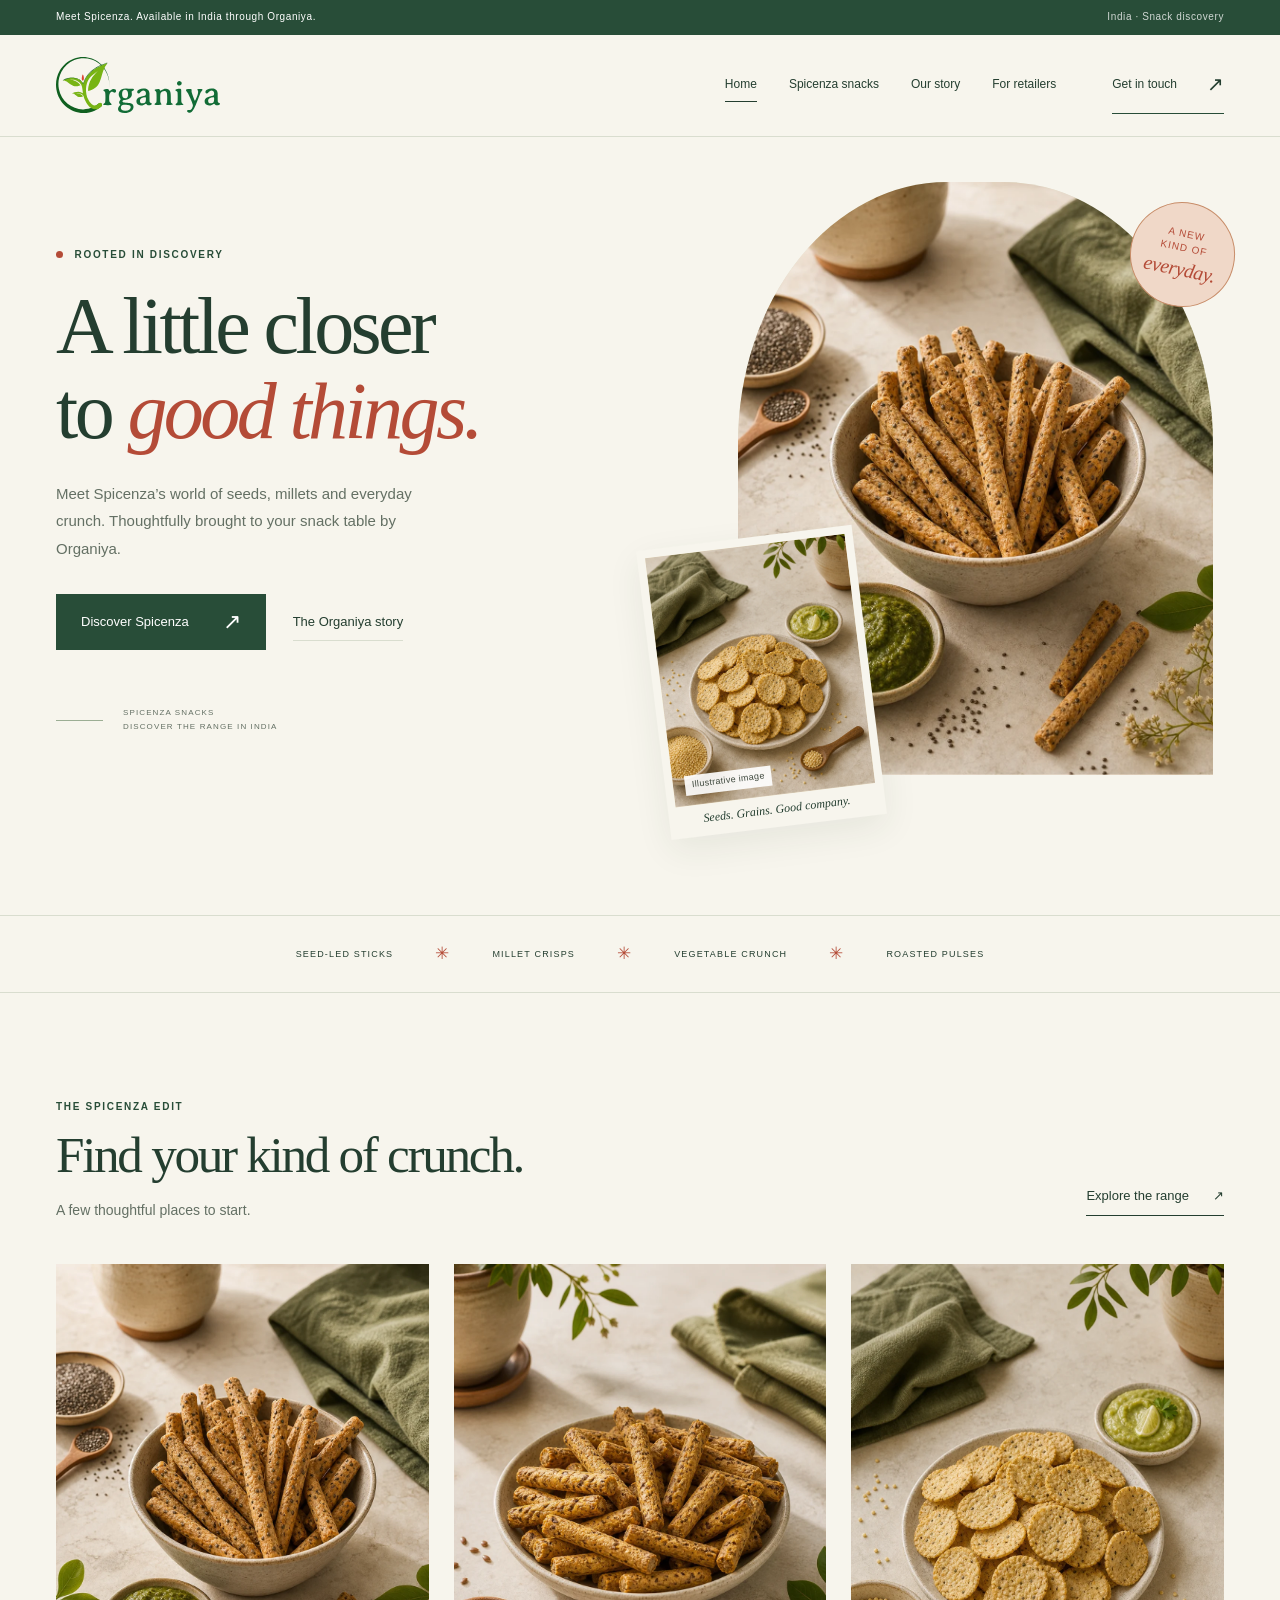
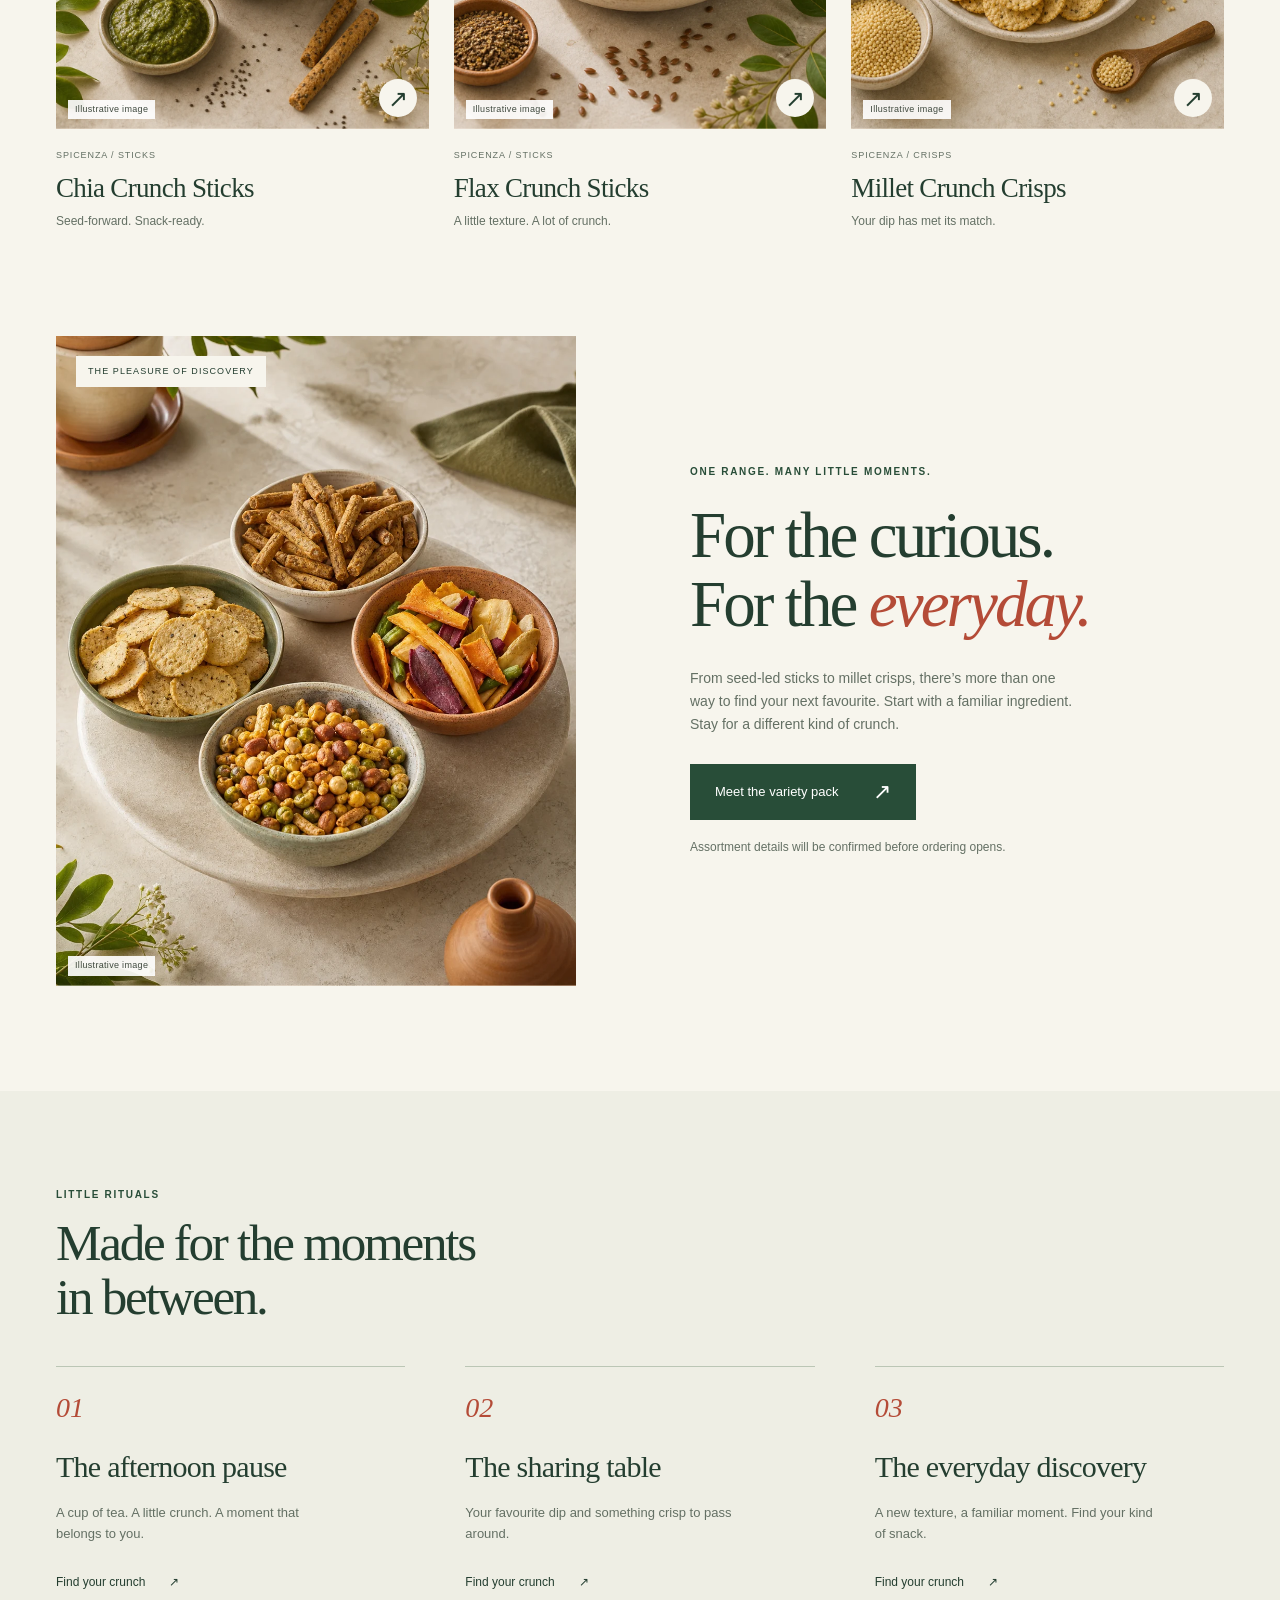
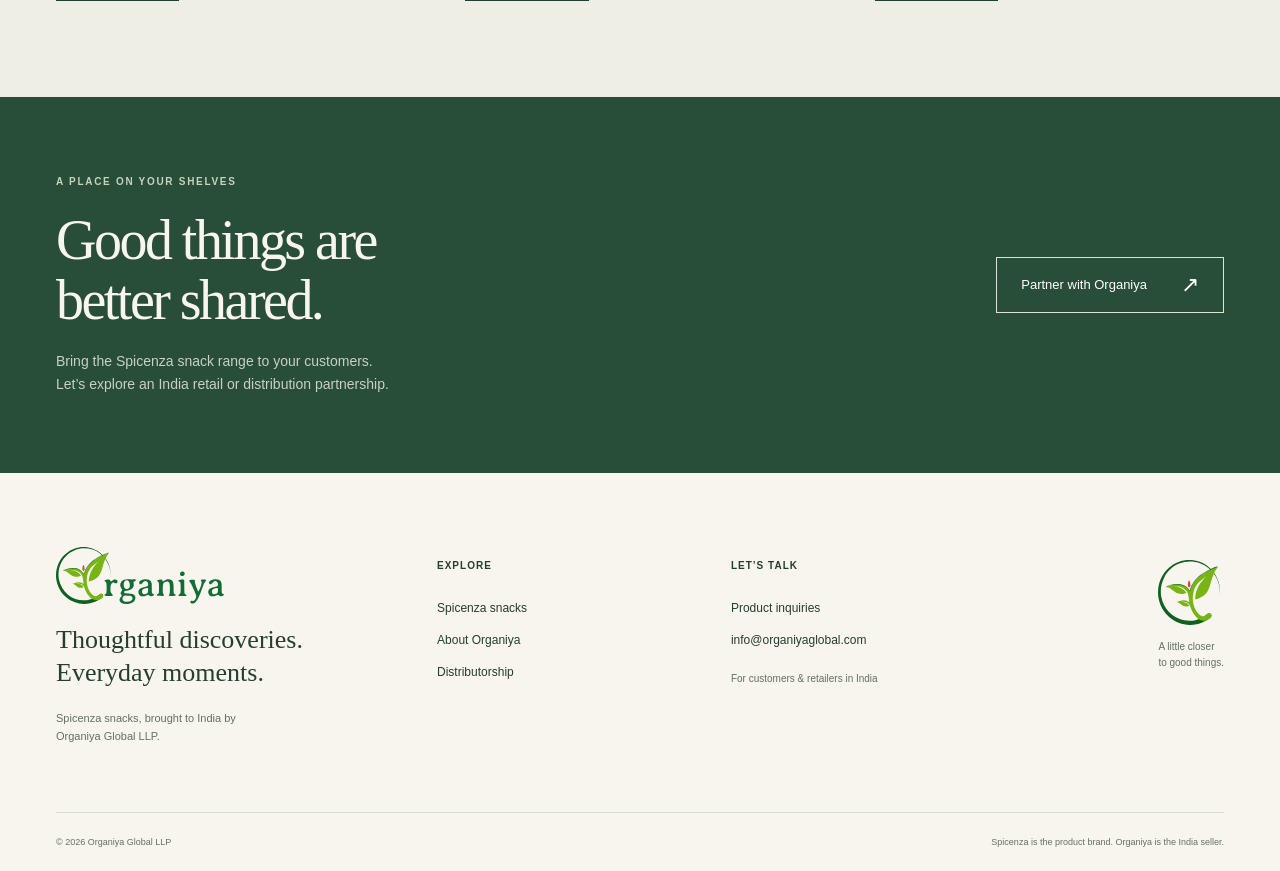
<file: a-c/site.html>
<!doctype html>
<html lang="en">
<head>
  <meta charset="utf-8">
  <meta name="viewport" content="width=device-width, initial-scale=1">
  <meta name="robots" content="noindex,nofollow">
  <meta name="description" content="Explore Spicenza snacks with Organiya. An illustrative India catalog design preview.">
  <title>Organiya · Spicenza in India</title>
  <link rel="icon" href="assets/organiya-mark.svg" type="image/svg+xml">
  <link rel="stylesheet" href="styles/site.css">
</head>
<body>
  <a class="skip-link" href="#main">Skip to content</a>
  <div id="app"></div>
  <noscript><p>This interactive design preview needs JavaScript. No personal information is stored or sent.</p></noscript>
  <script src="scripts/data.js"></script>
  <script src="scripts/site.js"></script>
</body>
</html>
</file>
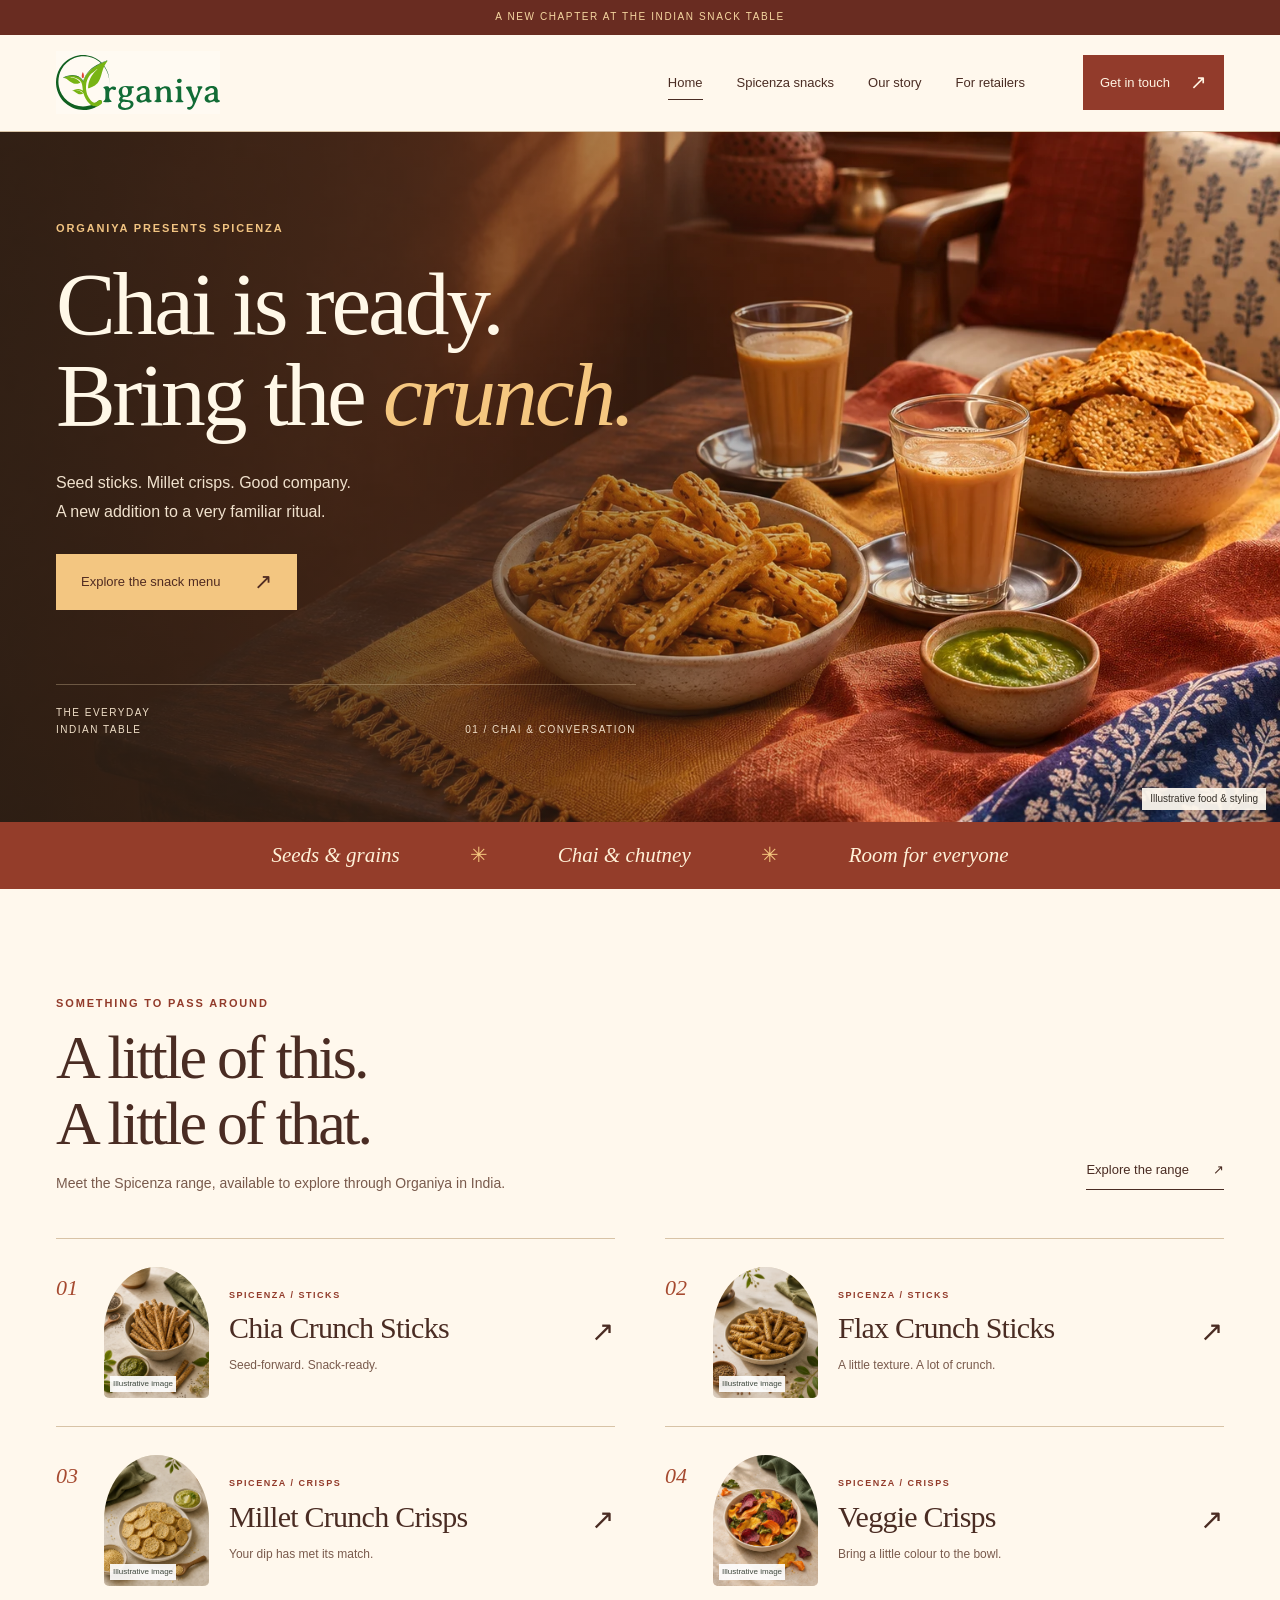
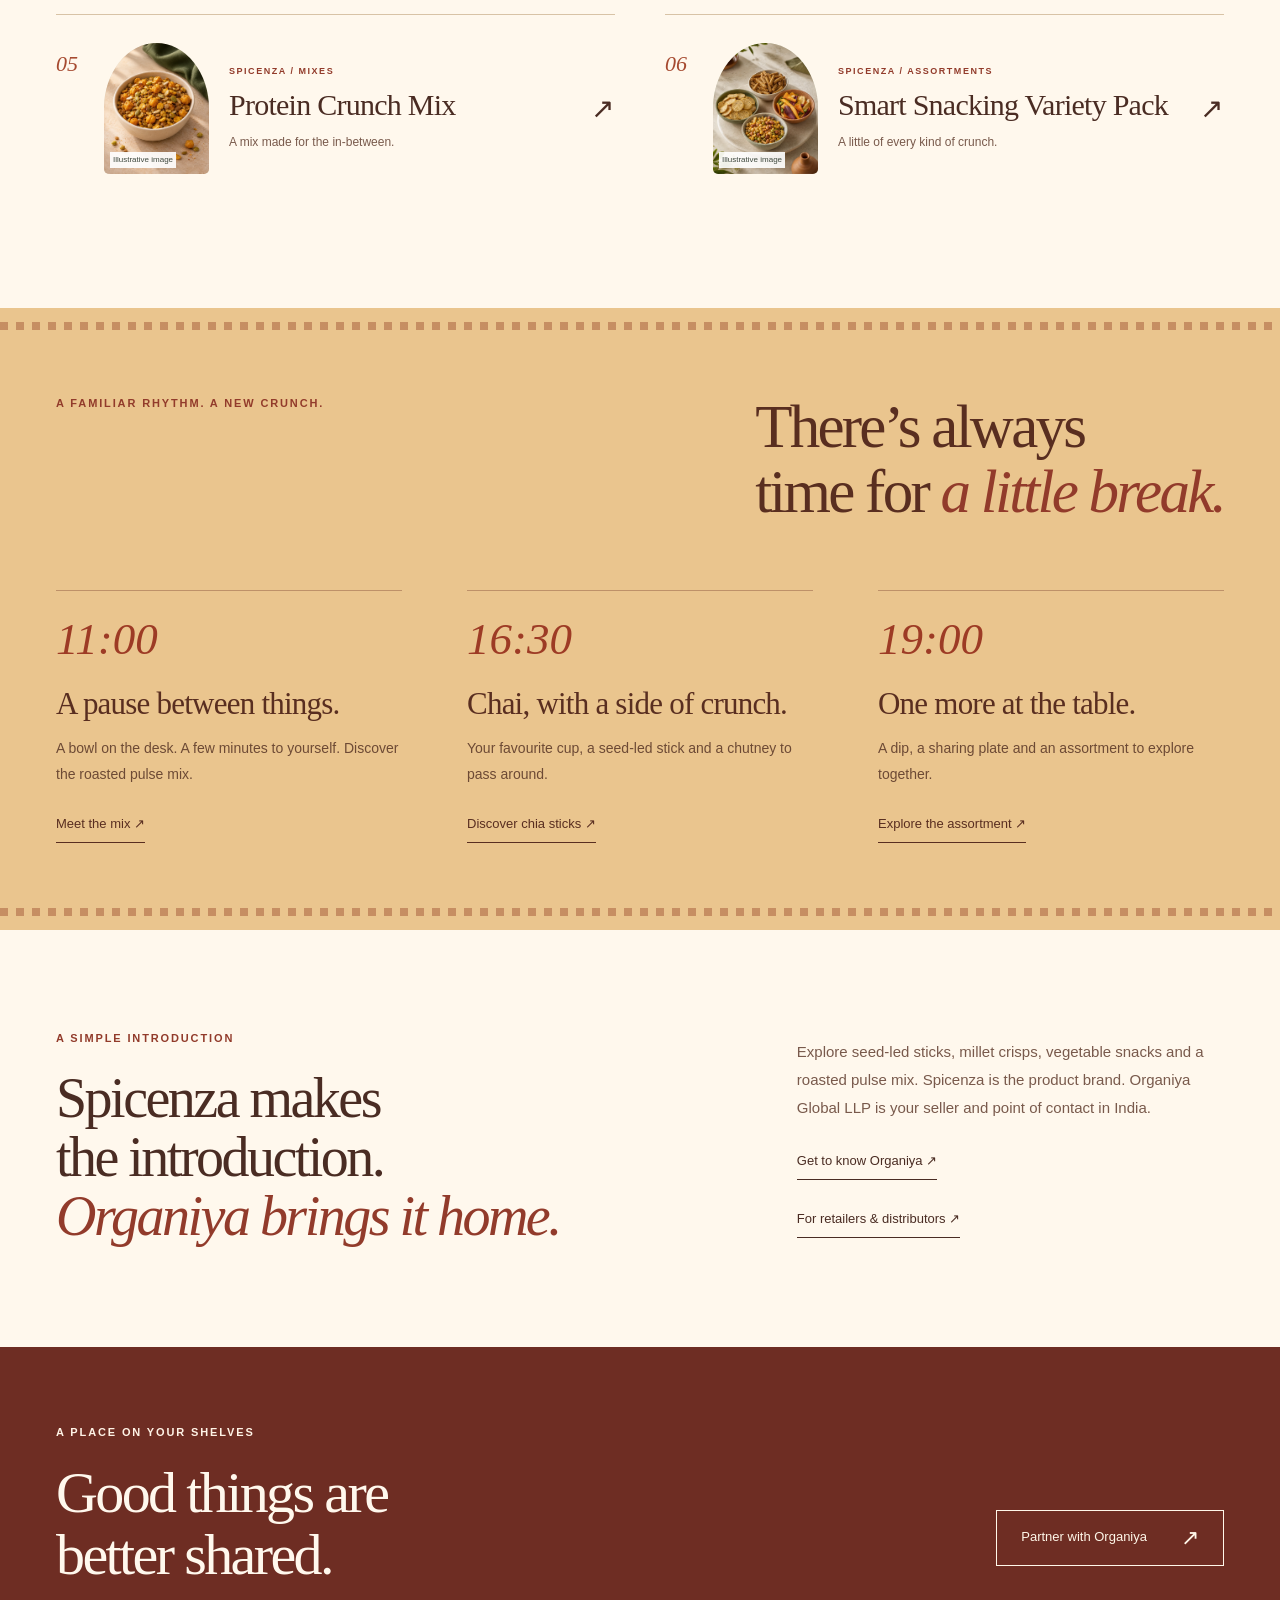
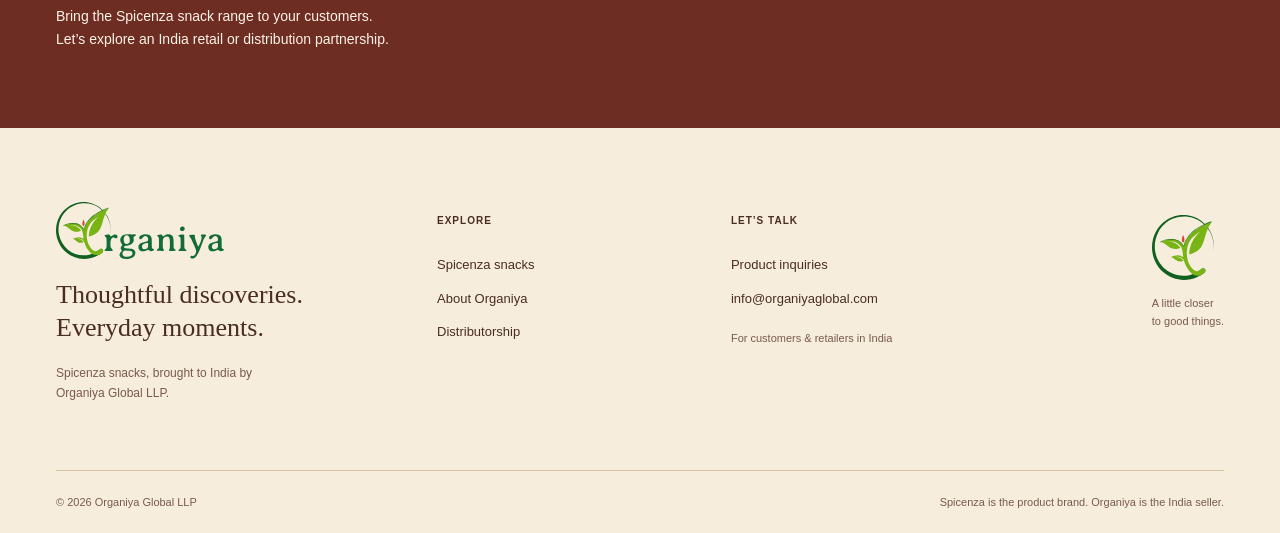
<file: d-f/site.html>
<!doctype html>
<html lang="en">
<head>
  <meta charset="utf-8">
  <meta name="viewport" content="width=device-width, initial-scale=1">
  <meta name="robots" content="noindex,nofollow">
  <meta name="description" content="Explore Spicenza snacks with Organiya. An illustrative India catalog design preview.">
  <title>Organiya · Spicenza in India</title>
  <link rel="icon" href="assets/organiya-mark.svg" type="image/svg+xml">
  <link rel="stylesheet" href="styles/site.css">
  <link rel="stylesheet" href="styles/india.css">
</head>
<body>
  <a class="skip-link" href="#main">Skip to content</a>
  <div id="app"></div>
  <noscript><p>This interactive design preview needs JavaScript. No personal information is stored or sent.</p></noscript>
  <script src="scripts/data.js"></script>
  <script src="scripts/site.js"></script>
</body>
</html>
</file>
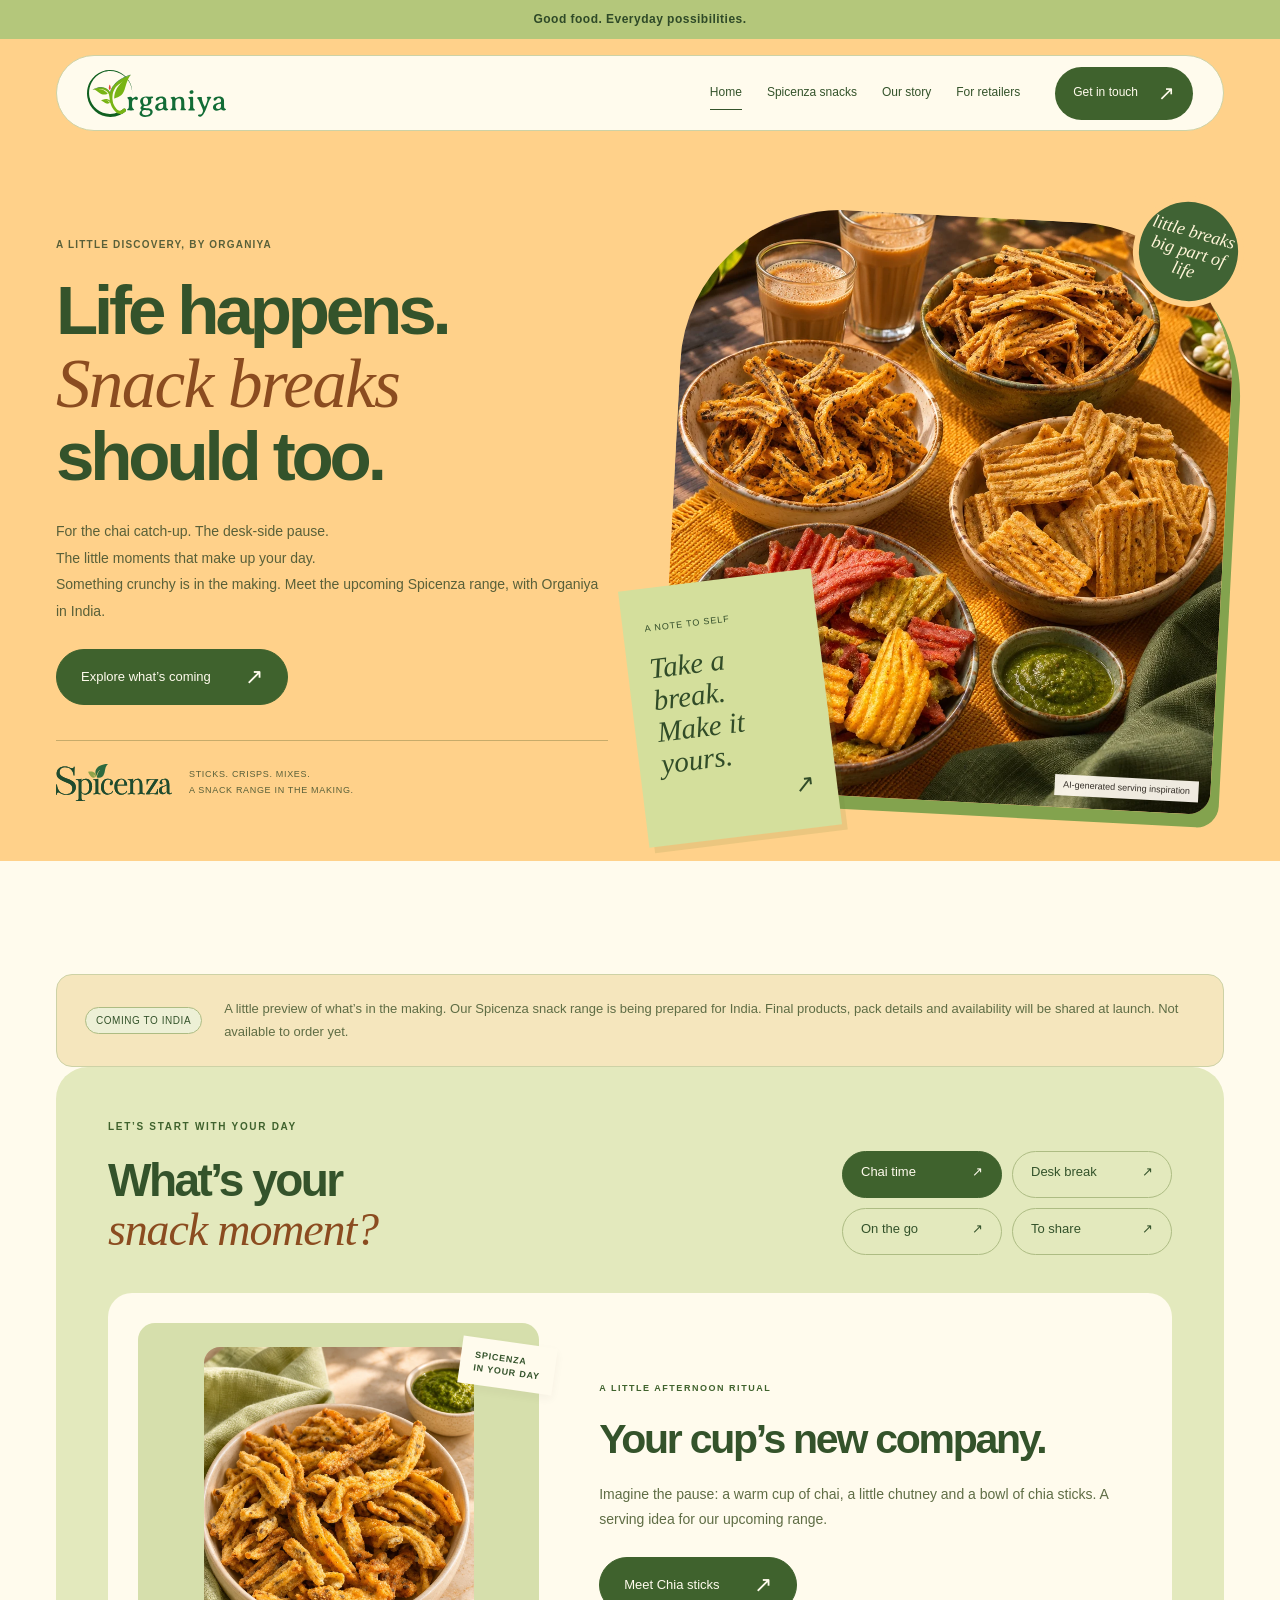
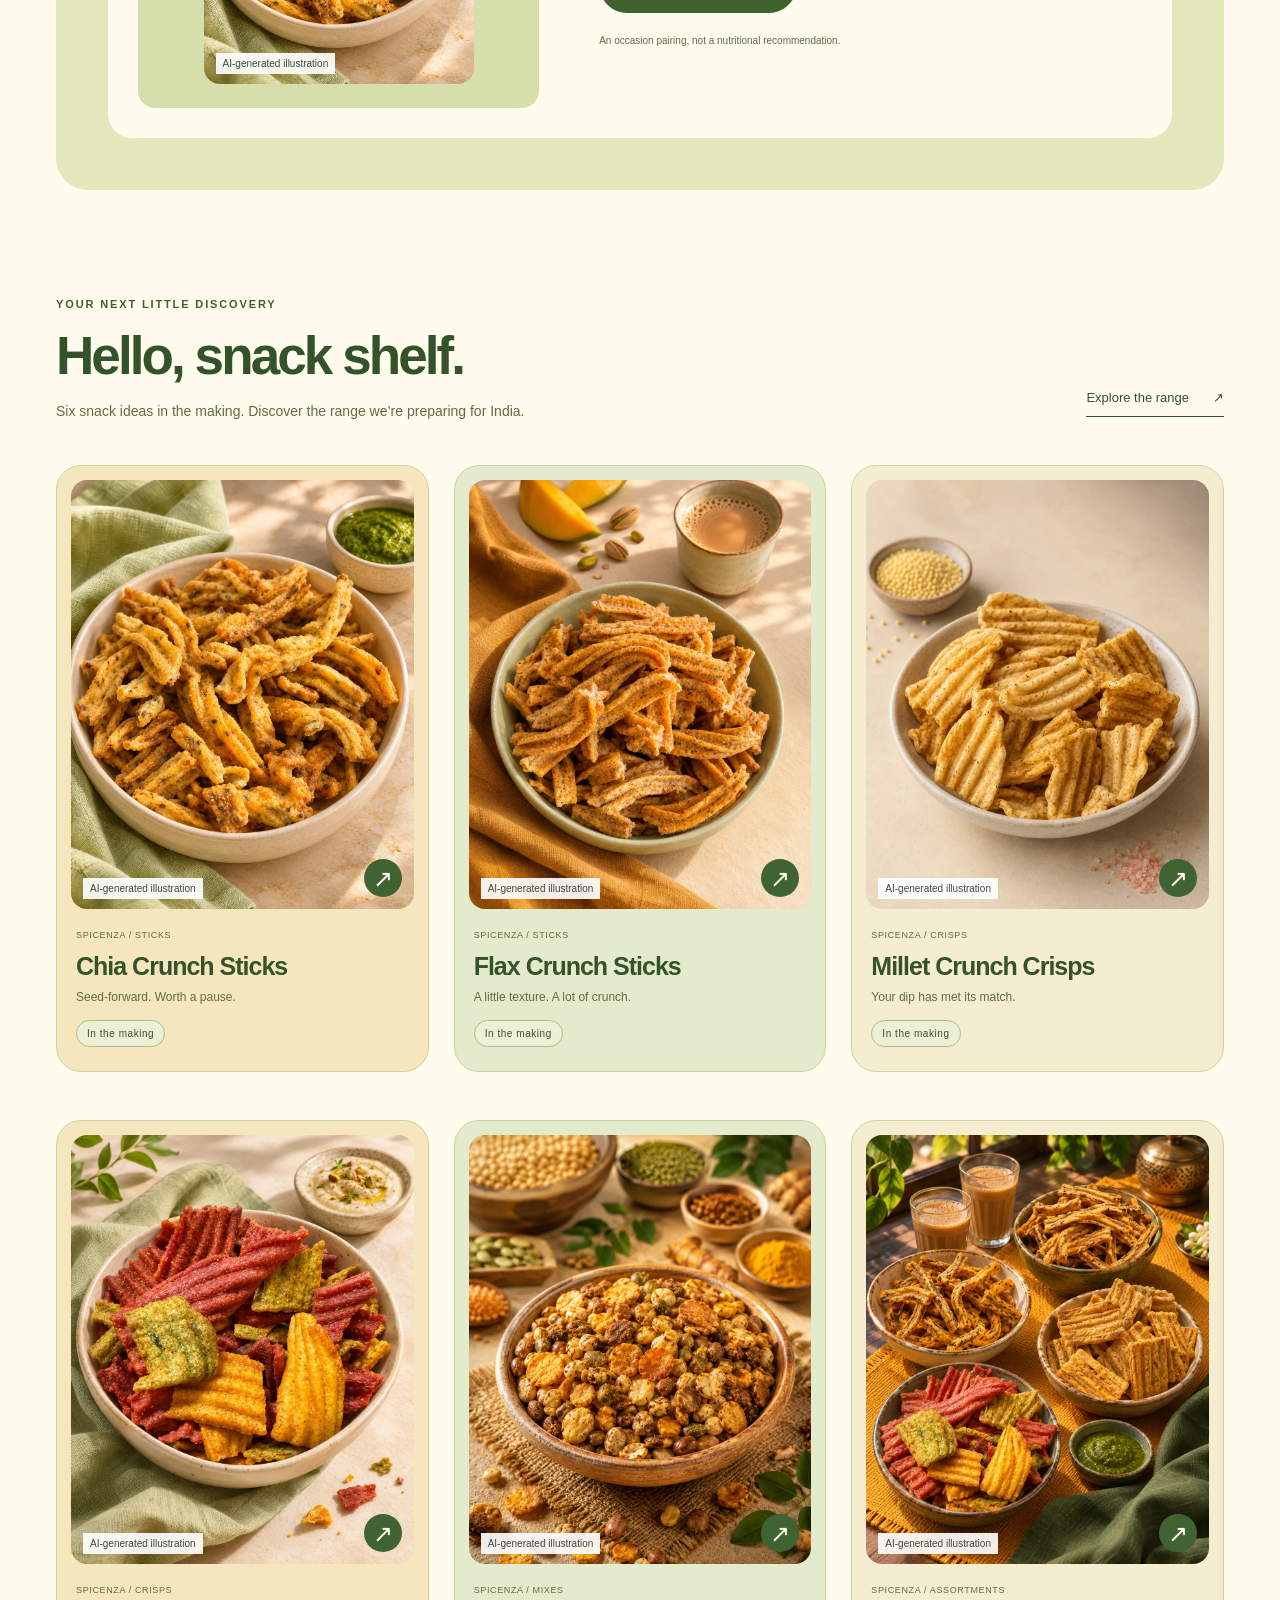
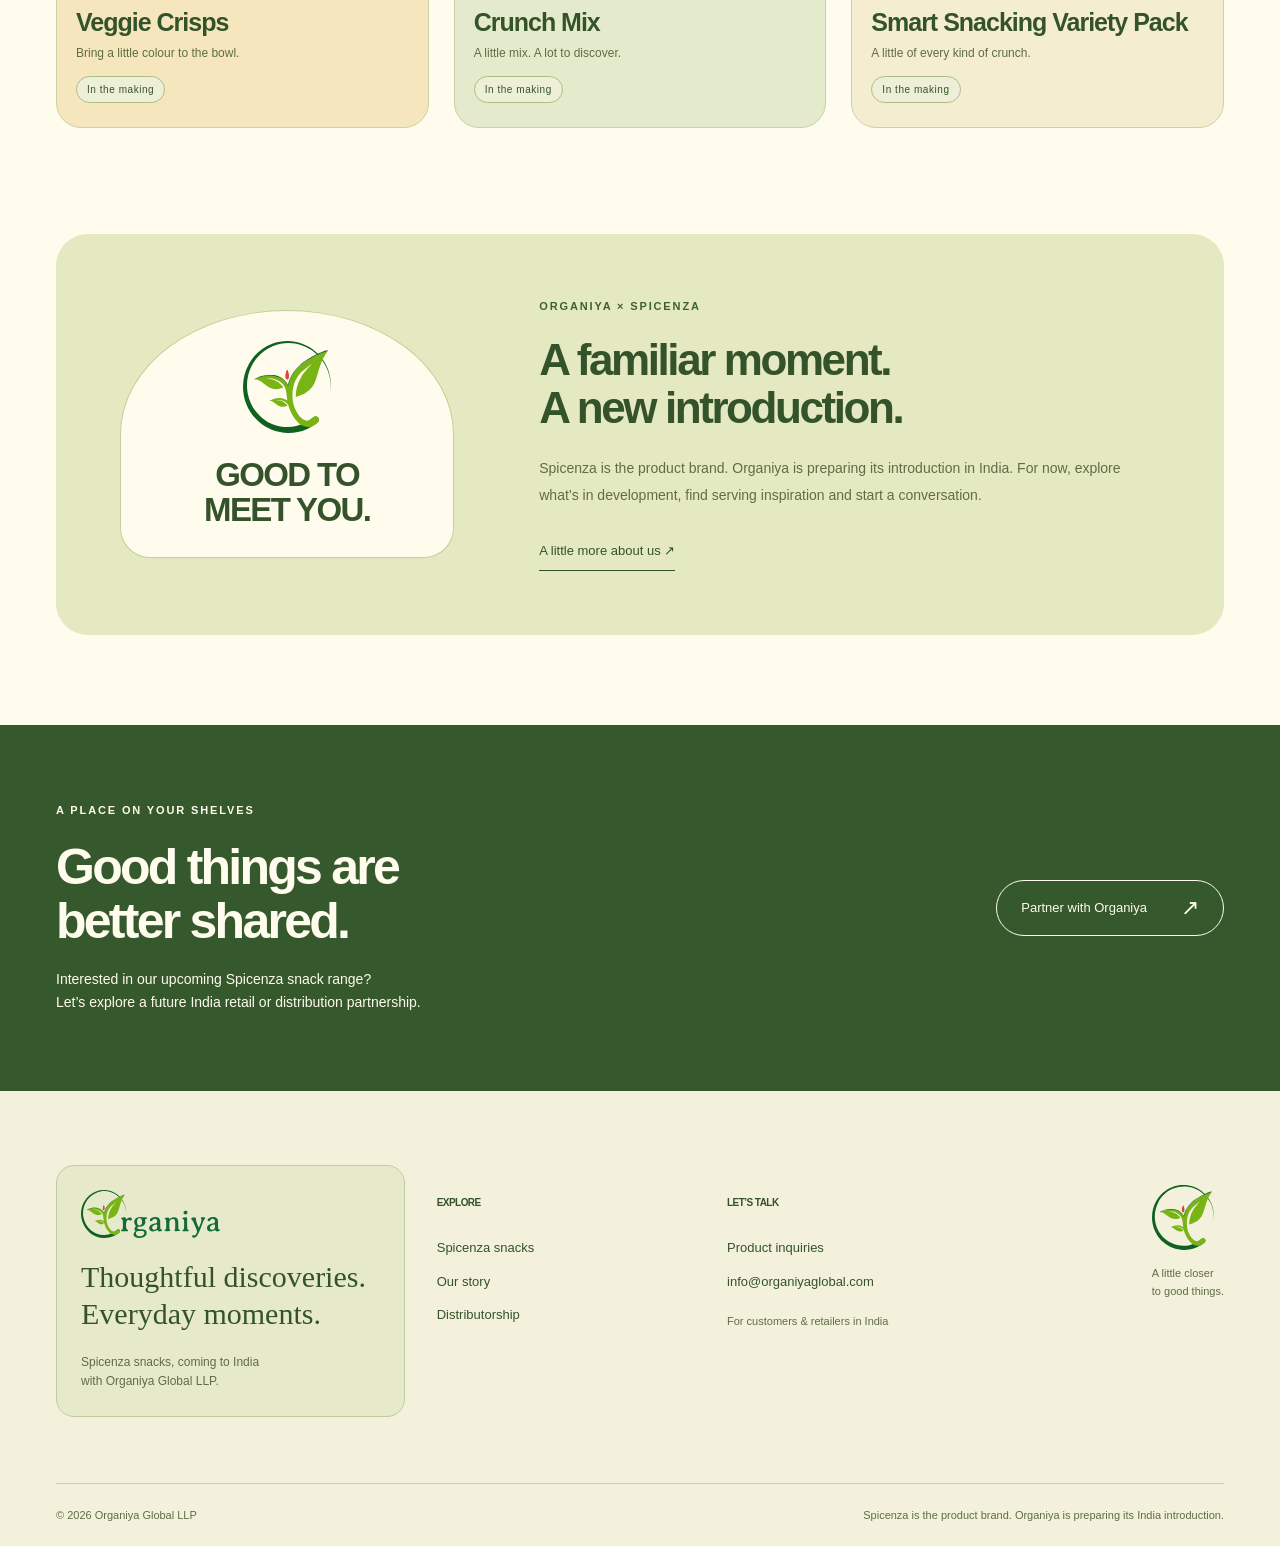
<file: final-o/site.html>
<!doctype html>
<html lang="en">
<head>
  <meta charset="utf-8">
  <meta name="viewport" content="width=device-width, initial-scale=1">
  <meta name="robots" content="noindex,nofollow">
  <meta name="description" content="Explore Spicenza snacks with Organiya. An illustrative India catalog design preview.">
  <title>Organiya · Spicenza in India</title>
  <link rel="icon" href="assets/organiya-mark.svg" type="image/svg+xml">
  <link rel="stylesheet" href="styles/site.css">
  <link rel="stylesheet" href="styles/india.css">
  <link rel="stylesheet" href="styles/food.css">
  <link rel="stylesheet" href="styles/refinements.css?v=10">
</head>
<body>
  <a class="skip-link" href="#main">Skip to content</a>
  <div id="app"></div>
  <noscript><p>This interactive design preview needs JavaScript. No personal information is stored or sent.</p></noscript>
  <script type="module" src="scripts/app.js?v=10"></script>
</body>
</html>
</file>
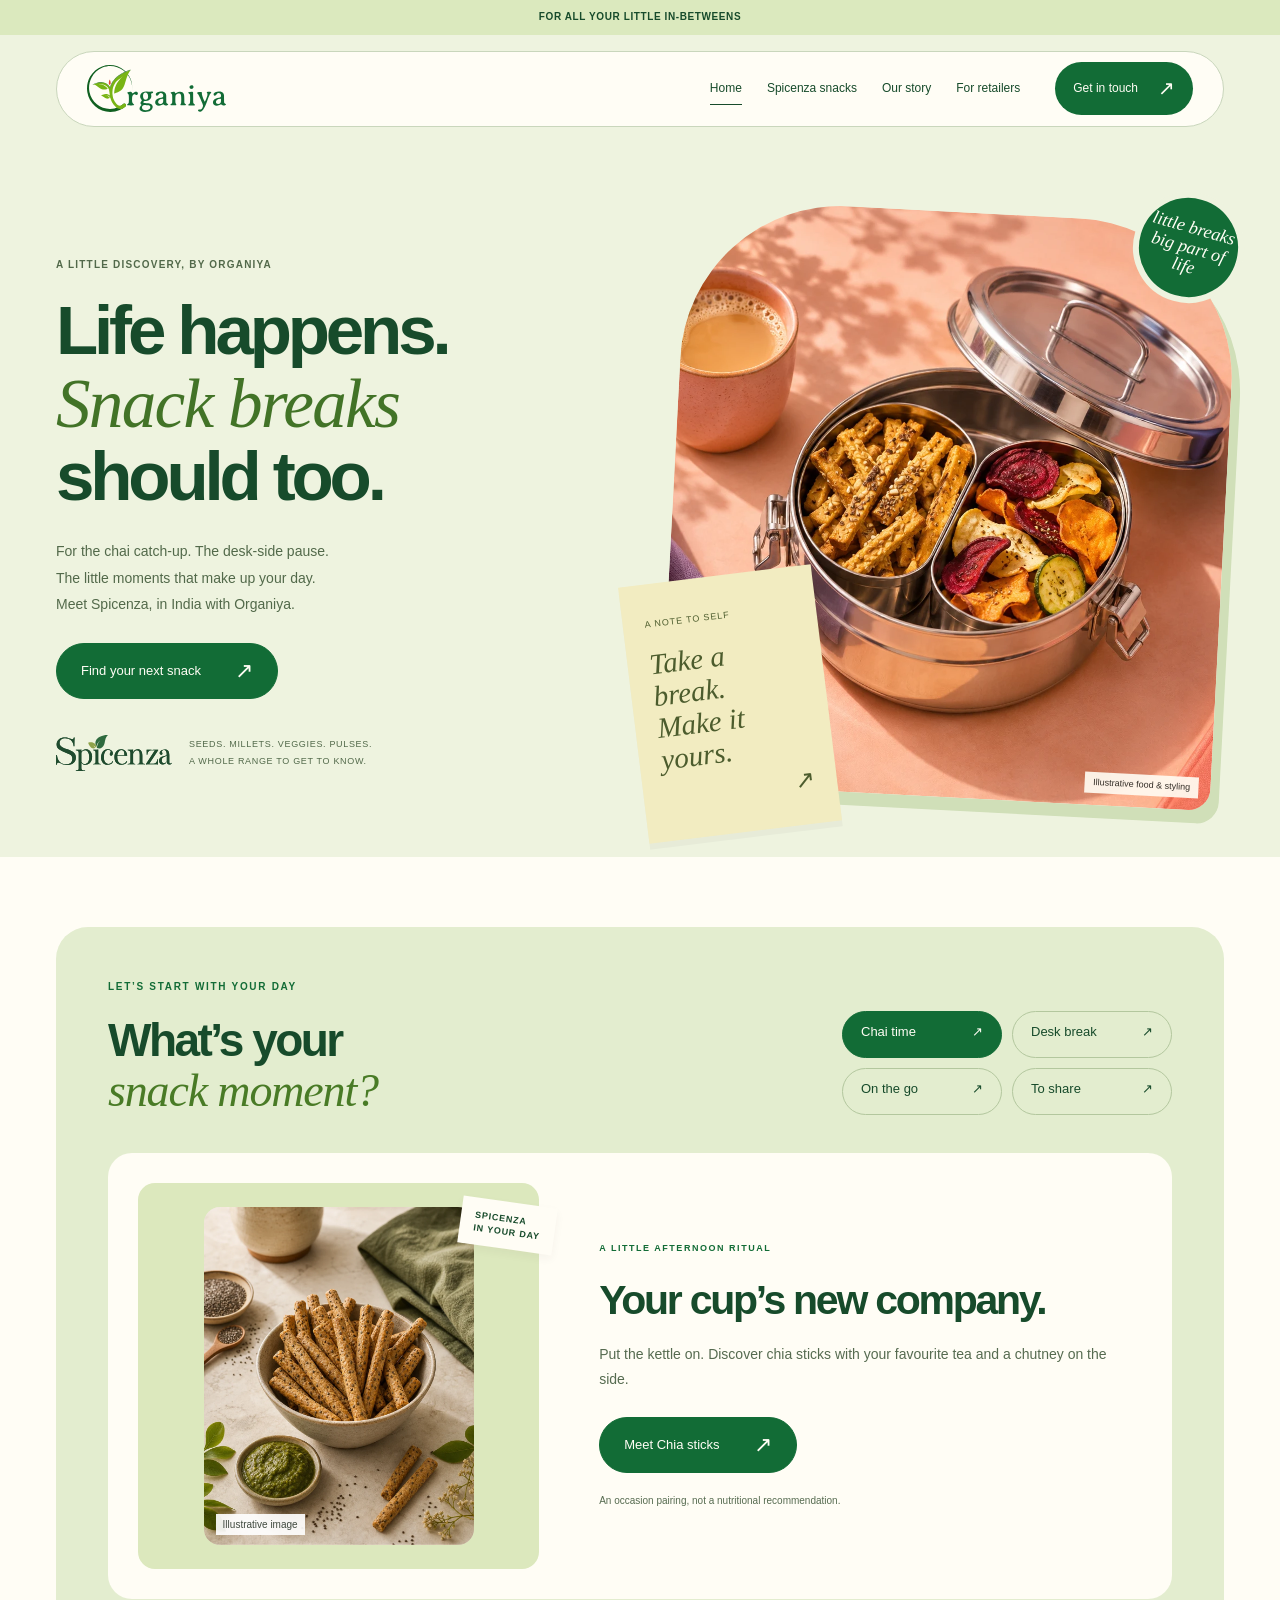
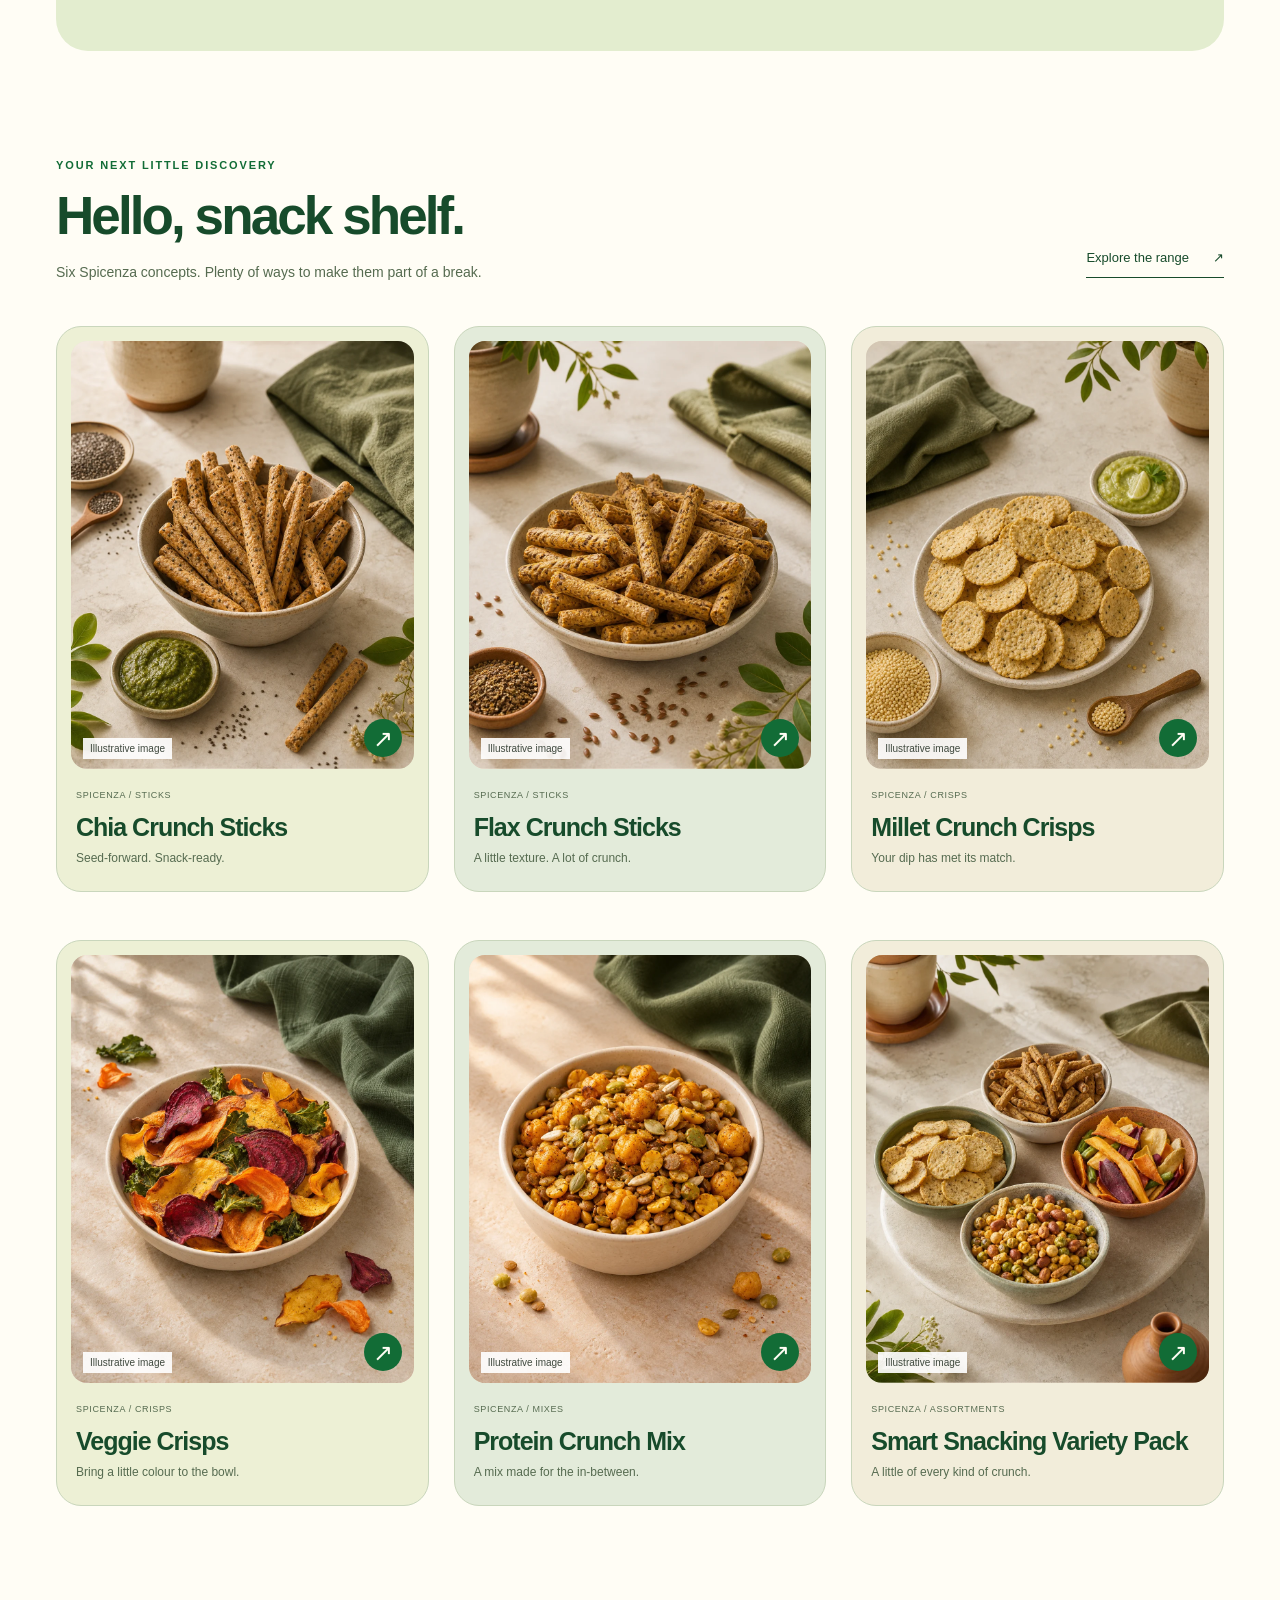
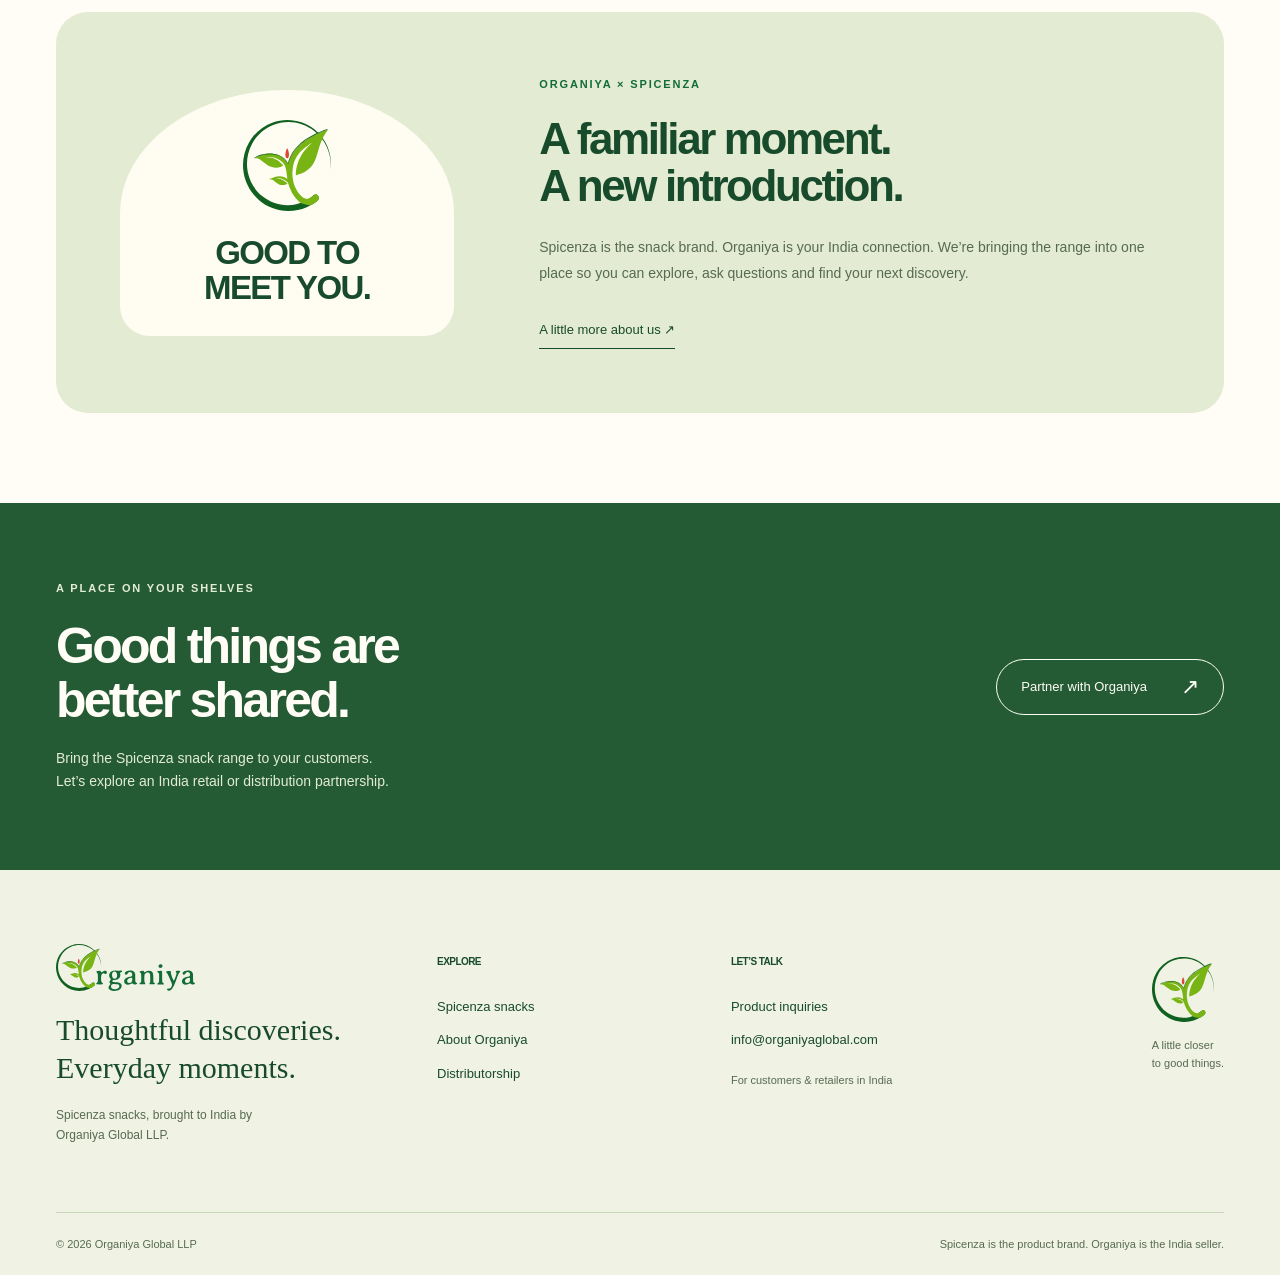
<file: g-i/site.html>
<!doctype html>
<html lang="en">
<head>
  <meta charset="utf-8">
  <meta name="viewport" content="width=device-width, initial-scale=1">
  <meta name="robots" content="noindex,nofollow">
  <meta name="description" content="Explore Spicenza snacks with Organiya. An illustrative India catalog design preview.">
  <title>Organiya · Spicenza in India</title>
  <link rel="icon" href="assets/organiya-mark.svg" type="image/svg+xml">
  <link rel="stylesheet" href="styles/site.css">
  <link rel="stylesheet" href="styles/india.css">
  <link rel="stylesheet" href="styles/greens.css">
</head>
<body>
  <a class="skip-link" href="#main">Skip to content</a>
  <div id="app"></div>
  <noscript><p>This interactive design preview needs JavaScript. No personal information is stored or sent.</p></noscript>
  <script src="scripts/data.js"></script>
  <script src="scripts/site.js"></script>
</body>
</html>
</file>
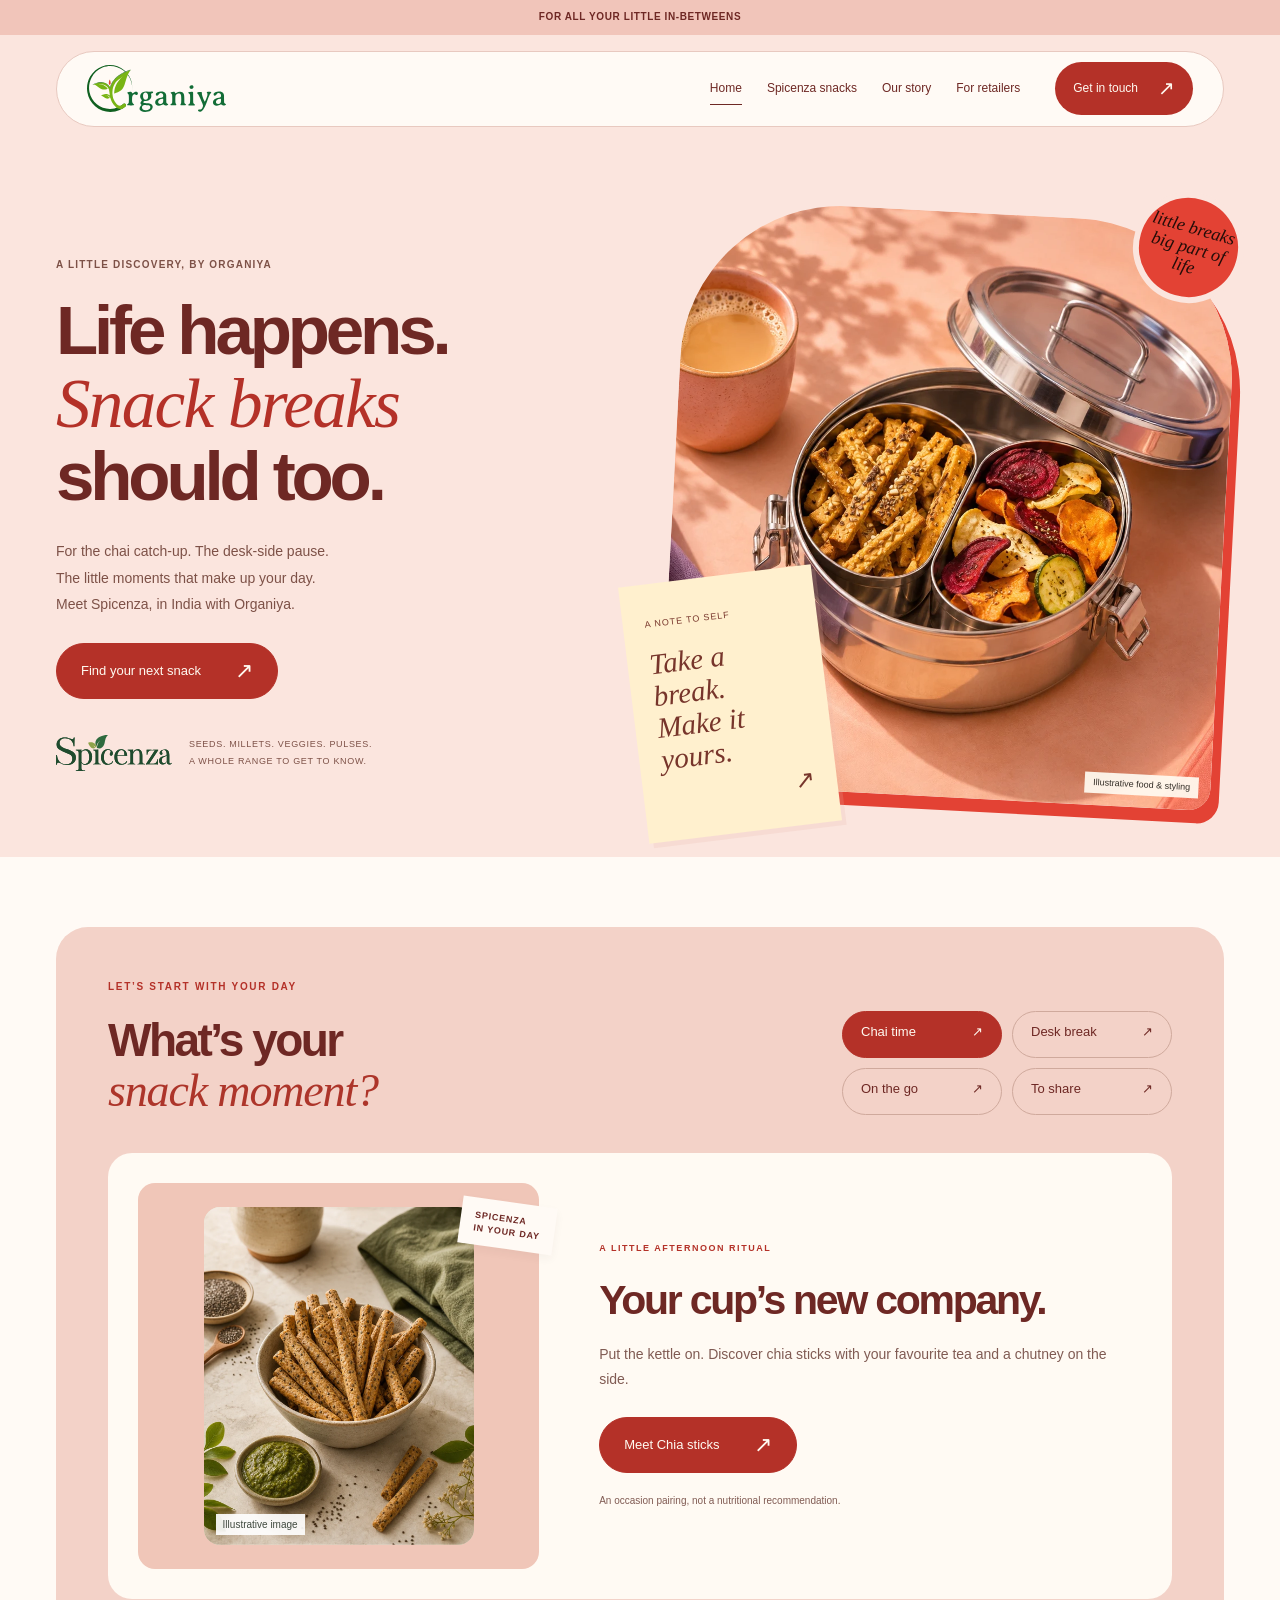
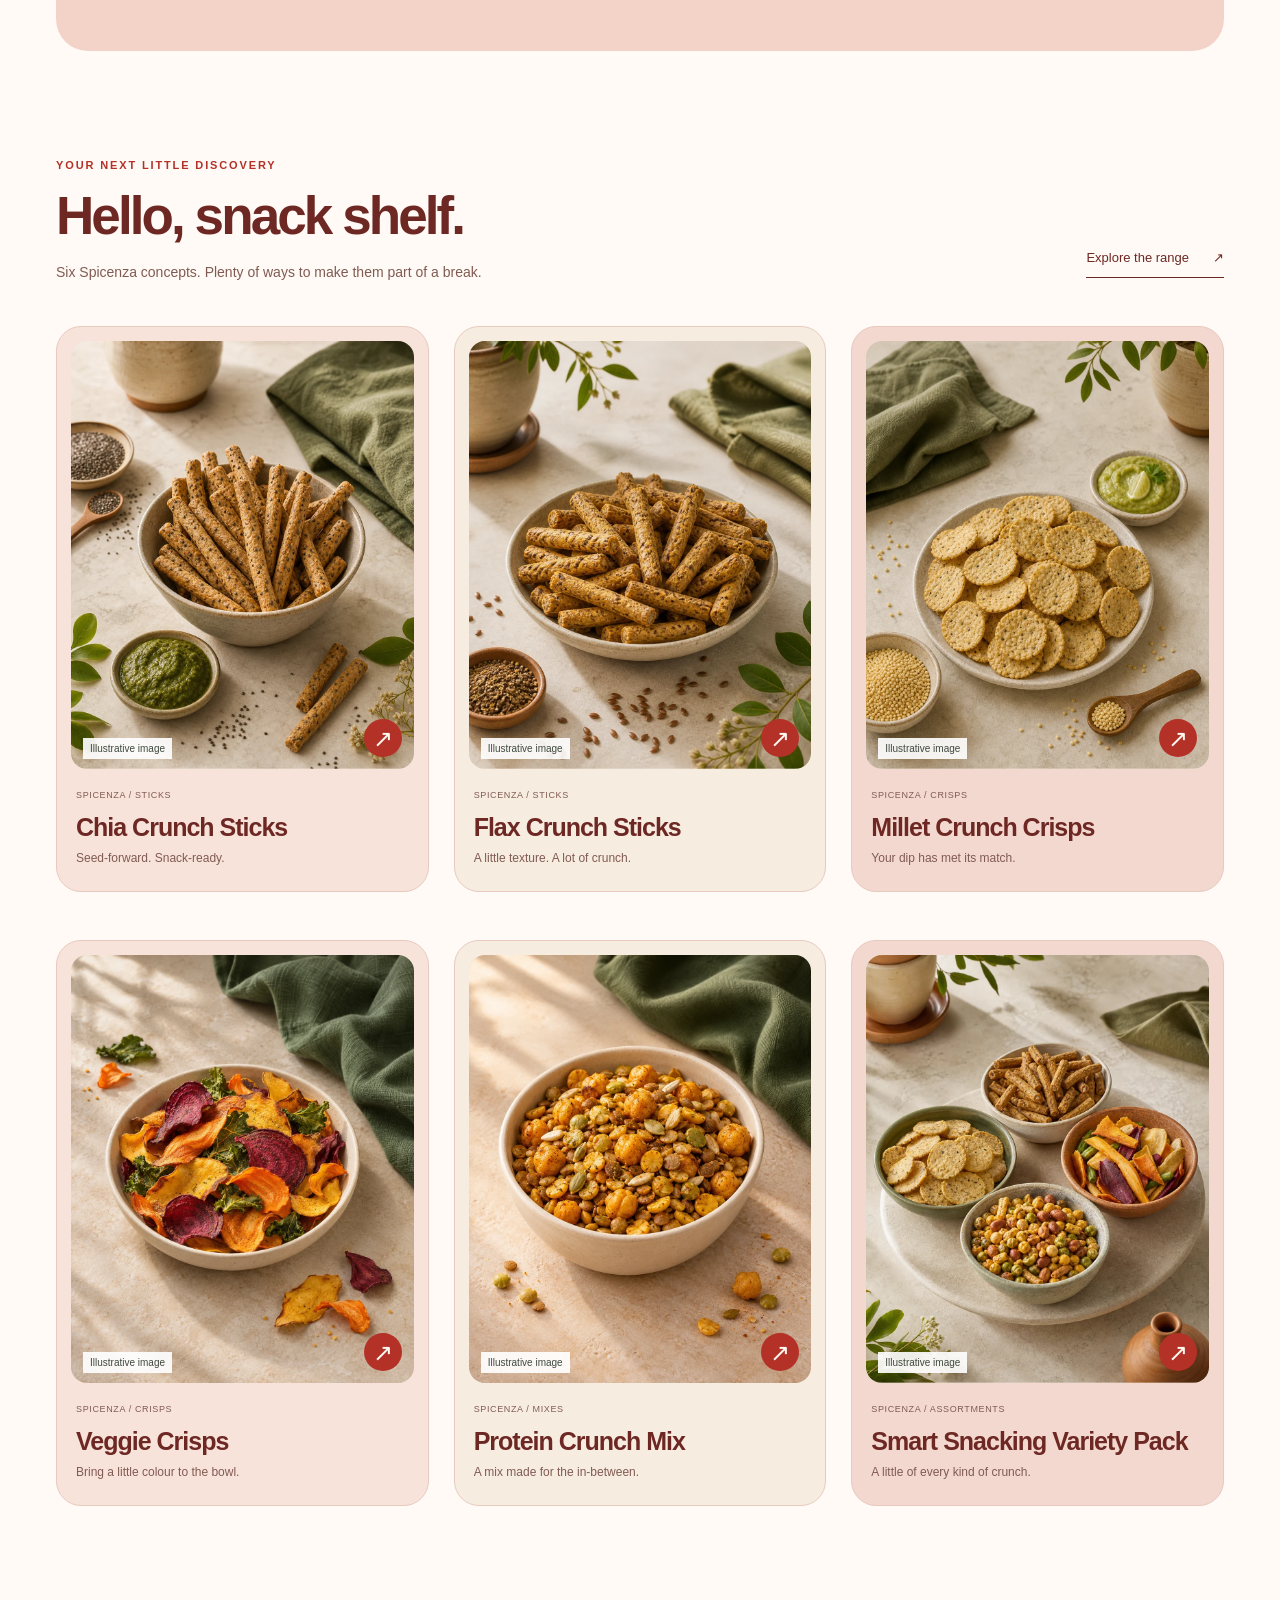
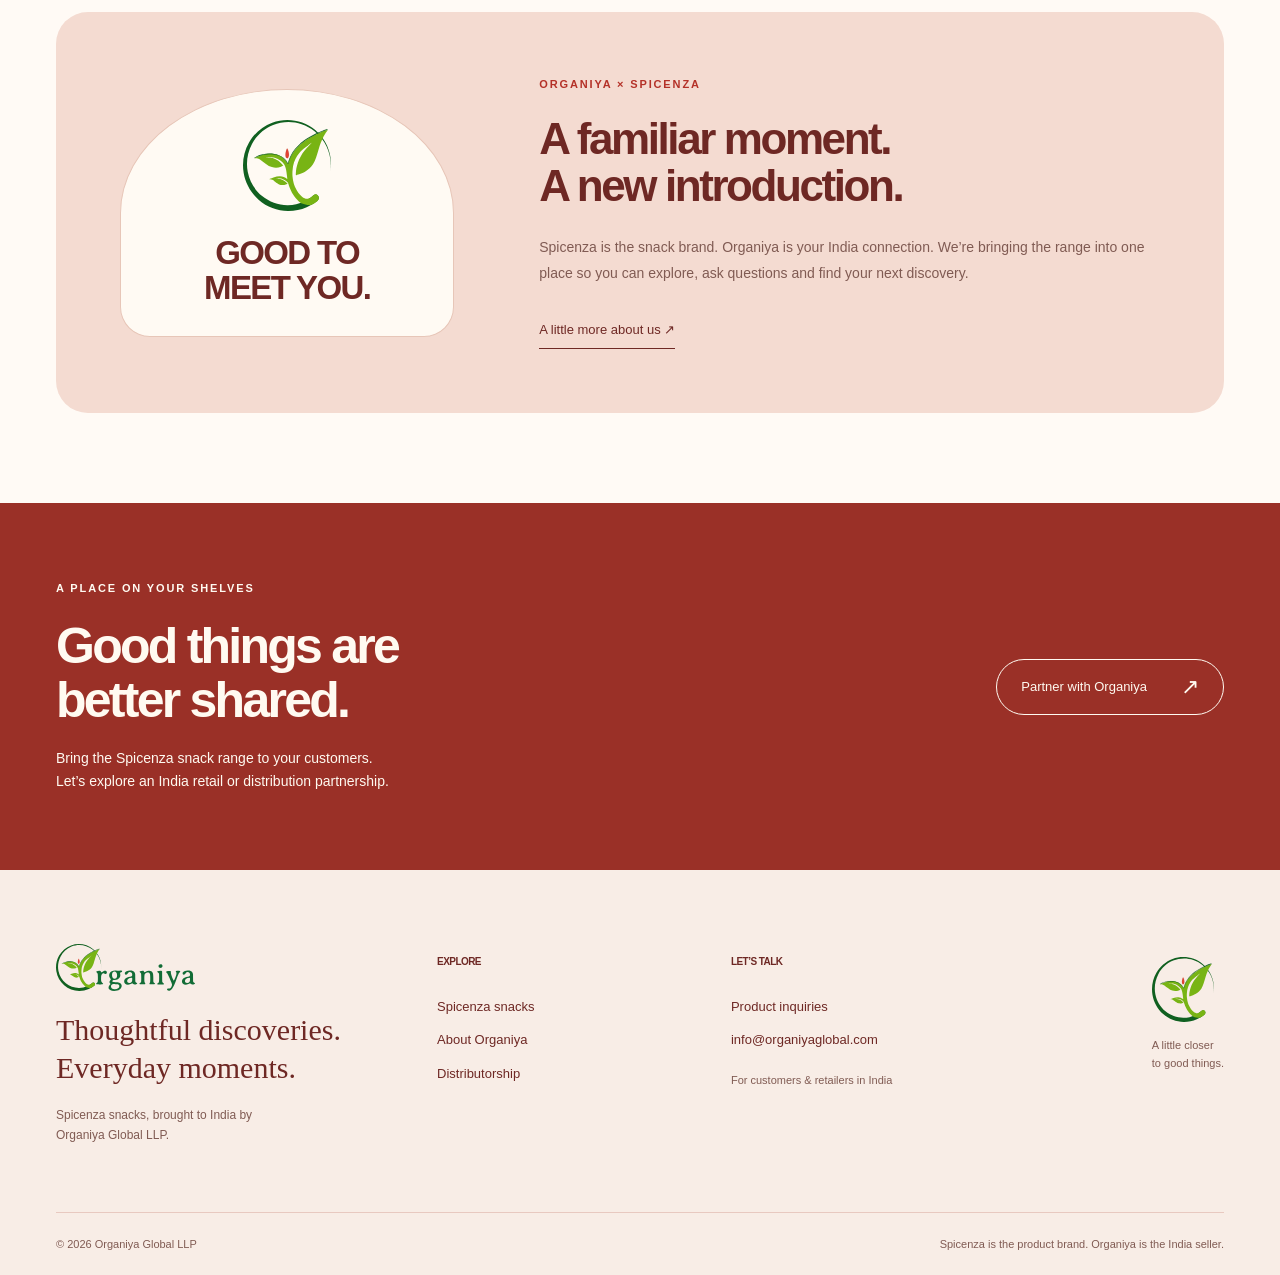
<file: j-l/site.html>
<!doctype html>
<html lang="en">
<head>
  <meta charset="utf-8">
  <meta name="viewport" content="width=device-width, initial-scale=1">
  <meta name="robots" content="noindex,nofollow">
  <meta name="description" content="Explore Spicenza snacks with Organiya. An illustrative India catalog design preview.">
  <title>Organiya · Spicenza in India</title>
  <link rel="icon" href="assets/organiya-mark.svg" type="image/svg+xml">
  <link rel="stylesheet" href="styles/site.css">
  <link rel="stylesheet" href="styles/india.css">
  <link rel="stylesheet" href="styles/warm.css">
</head>
<body>
  <a class="skip-link" href="#main">Skip to content</a>
  <div id="app"></div>
  <noscript><p>This interactive design preview needs JavaScript. No personal information is stored or sent.</p></noscript>
  <script src="scripts/data.js"></script>
  <script src="scripts/site.js"></script>
</body>
</html>
</file>
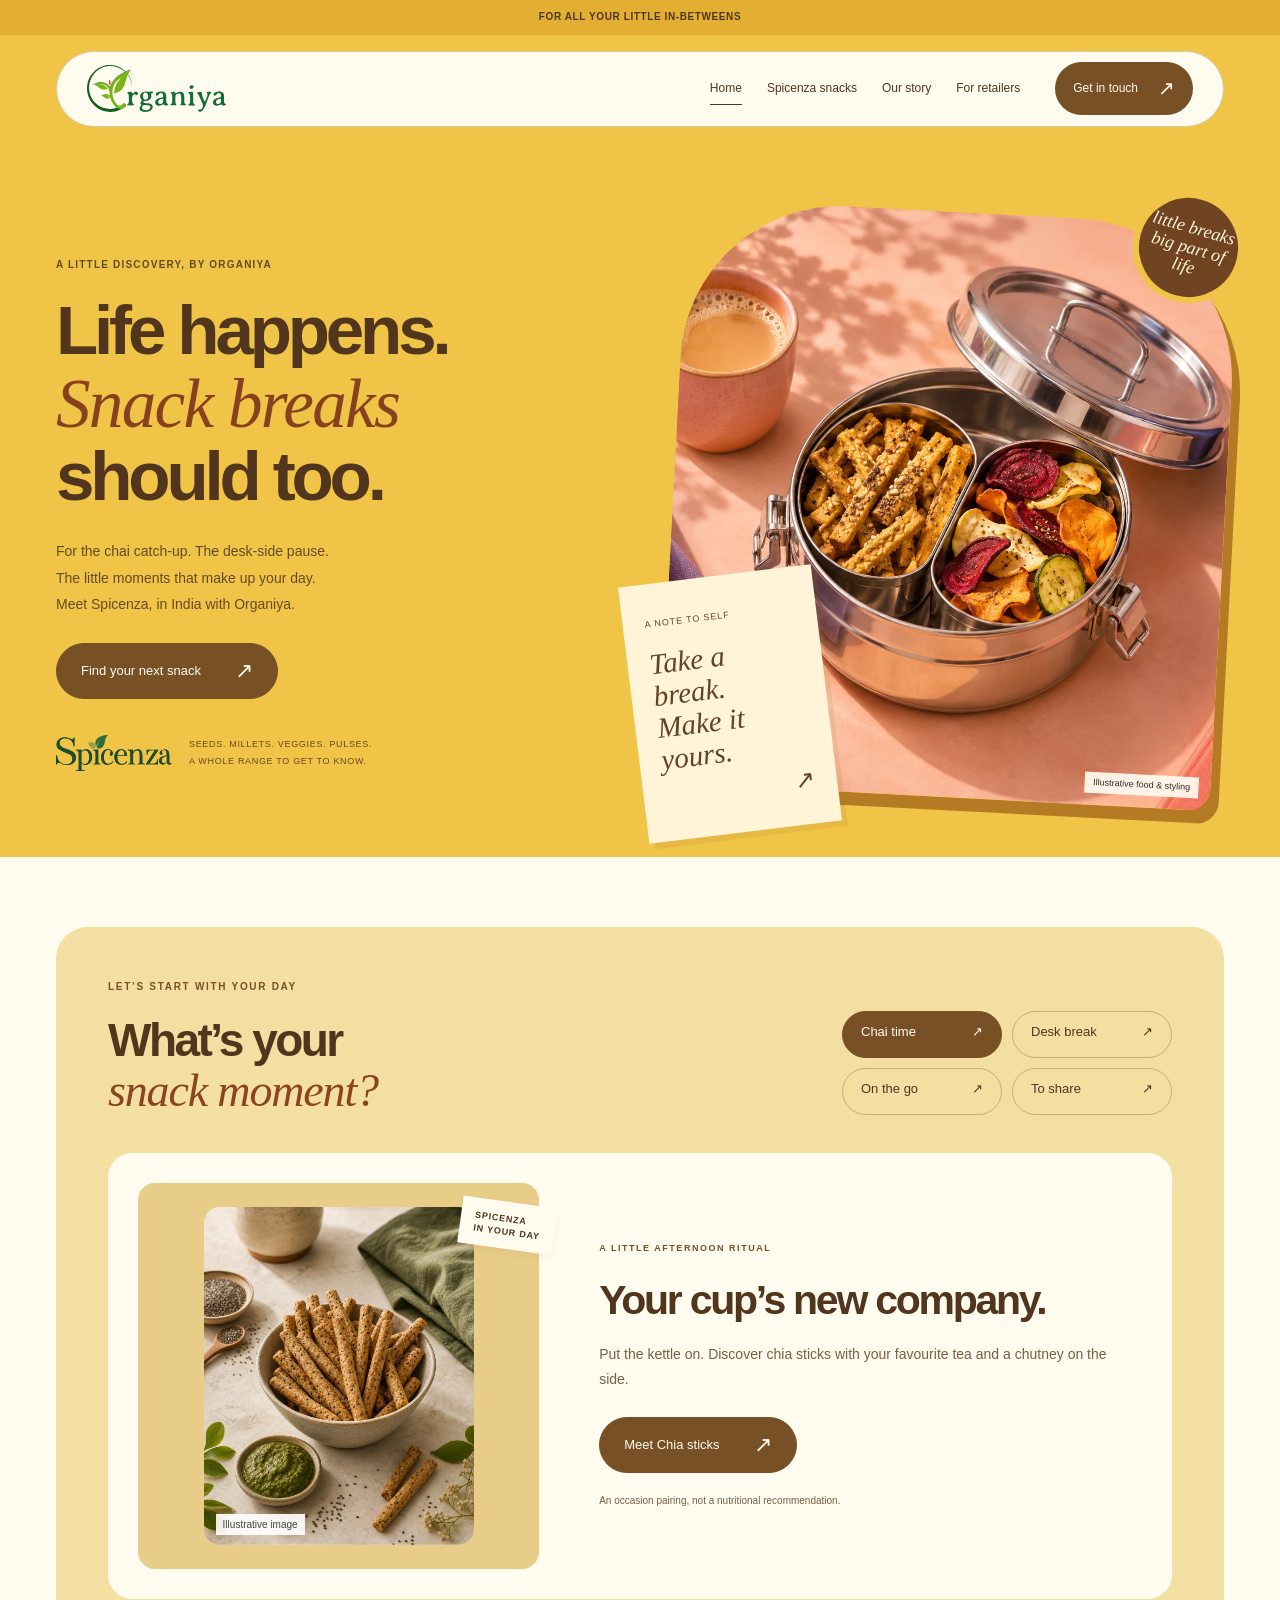
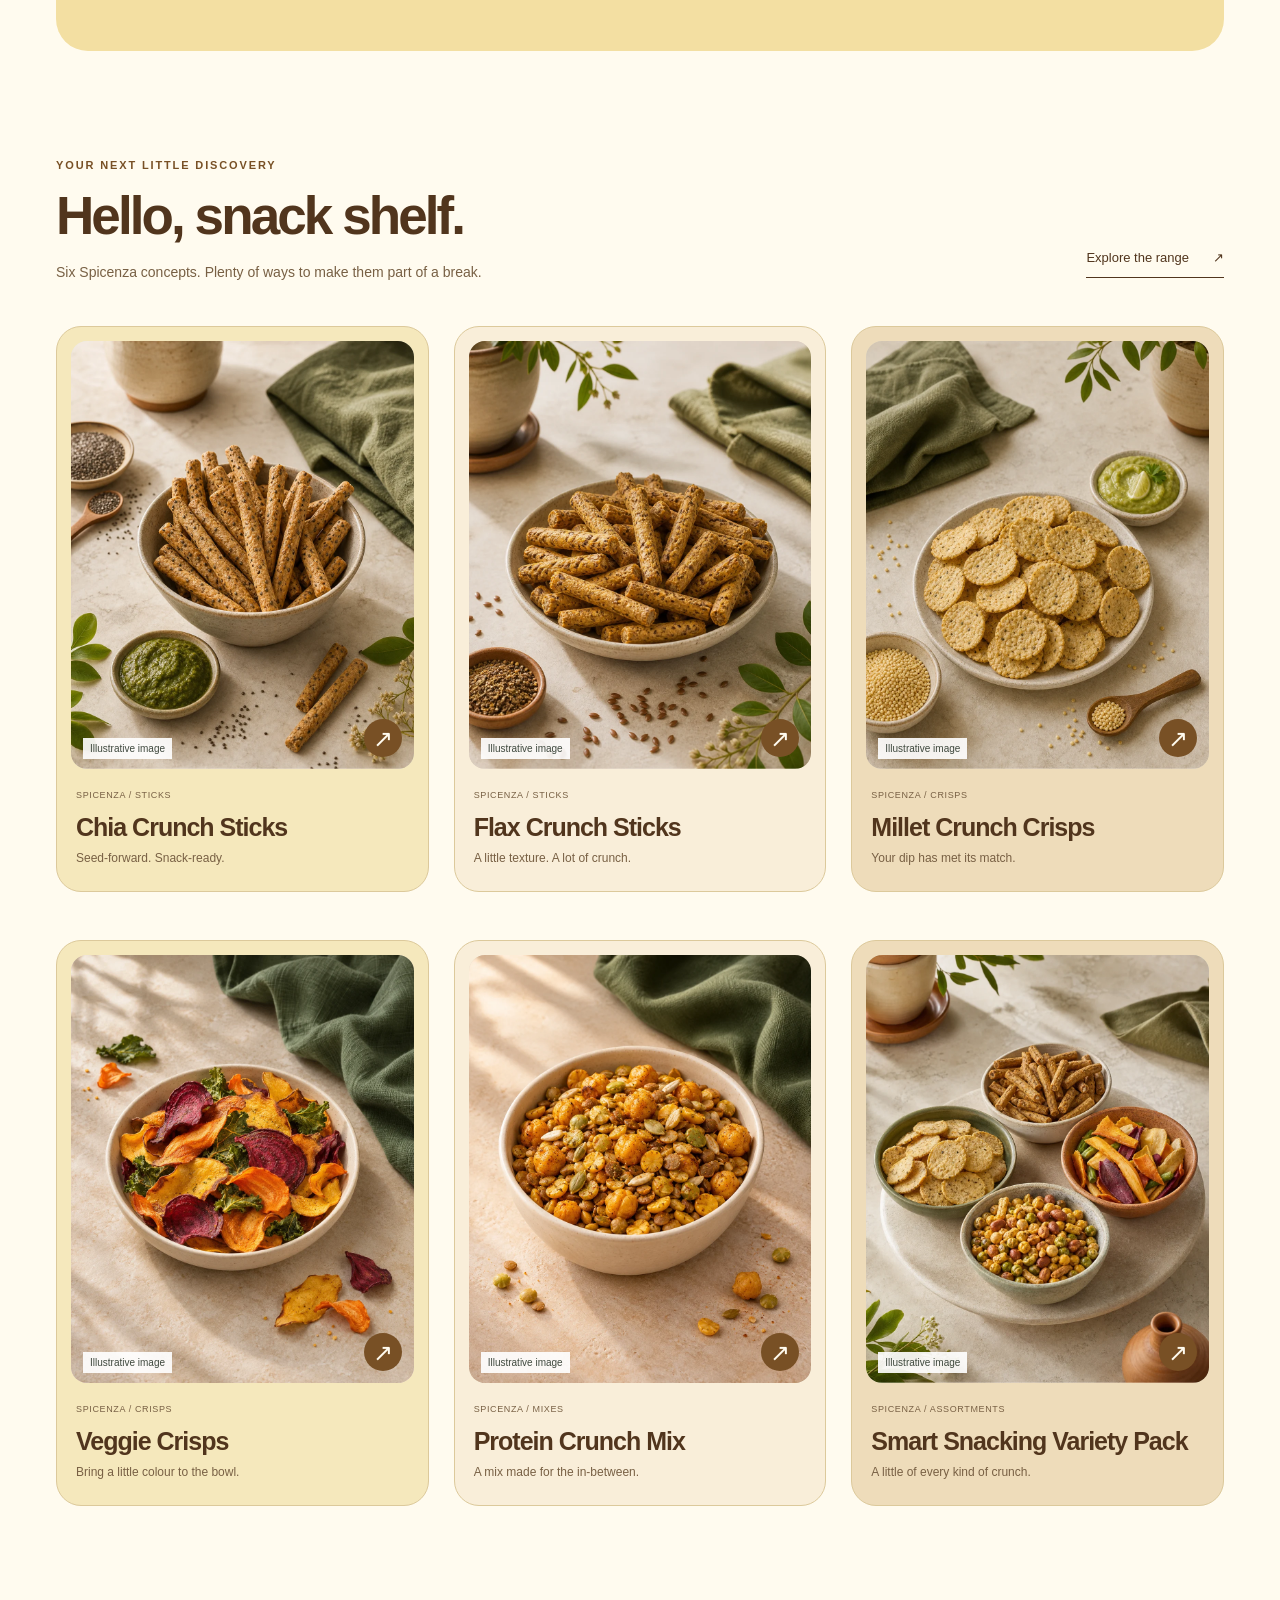
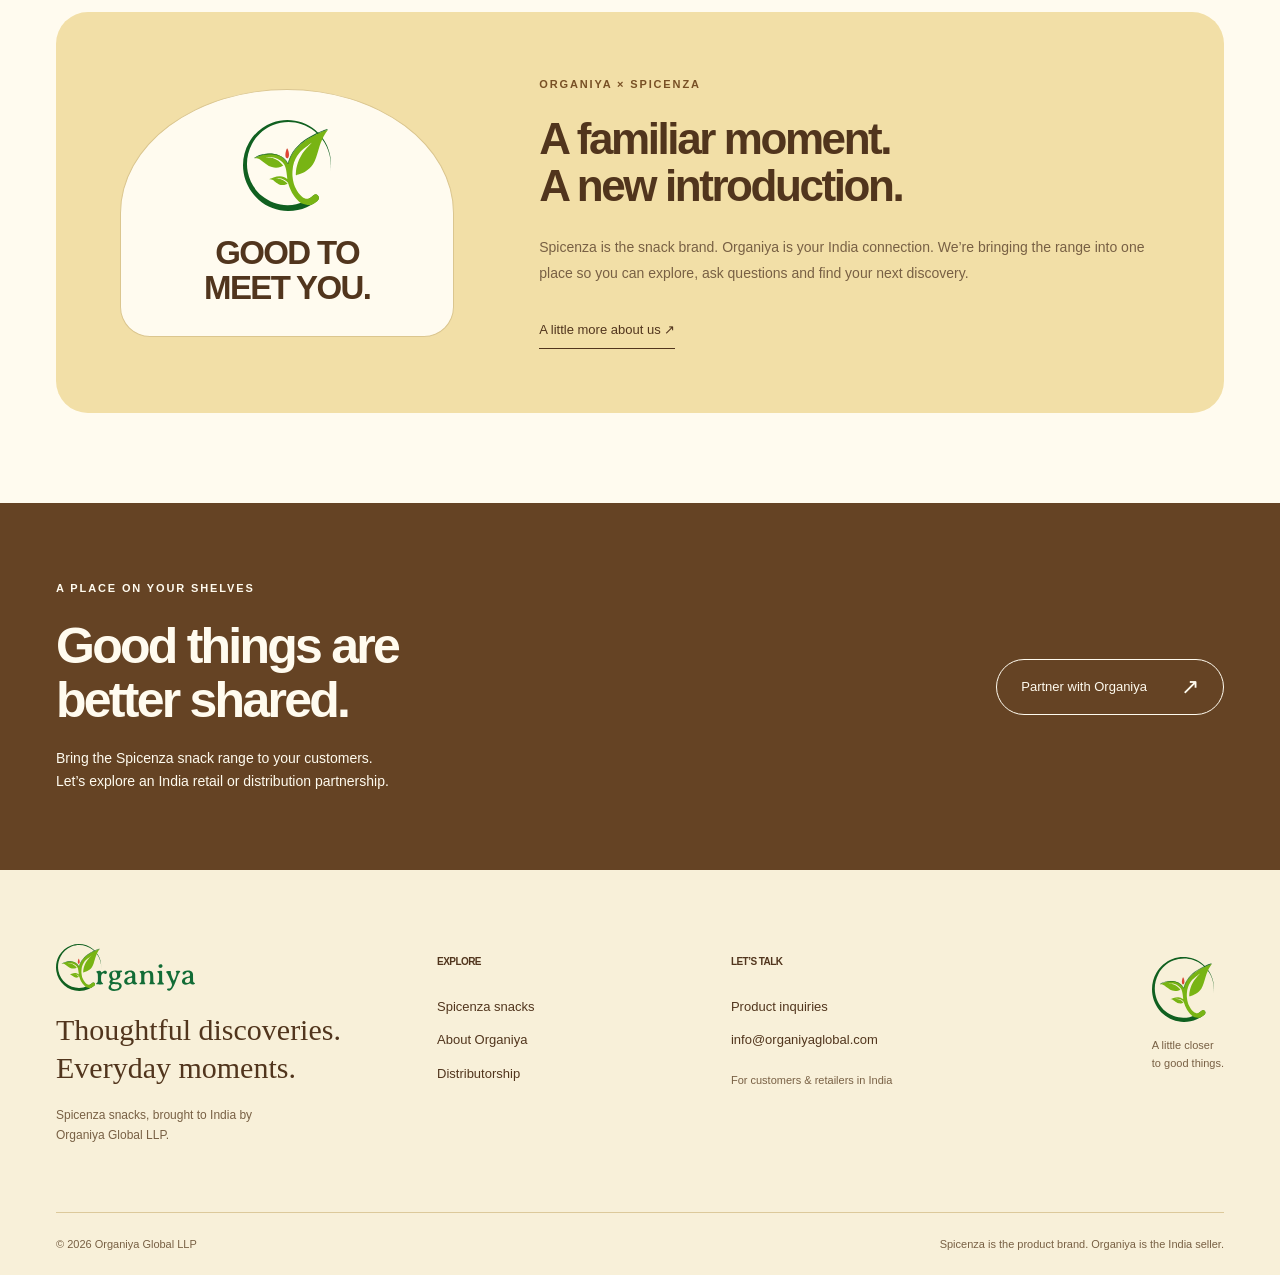
<file: m-o/site.html>
<!doctype html>
<html lang="en">
<head>
  <meta charset="utf-8">
  <meta name="viewport" content="width=device-width, initial-scale=1">
  <meta name="robots" content="noindex,nofollow">
  <meta name="description" content="Explore Spicenza snacks with Organiya. An illustrative India catalog design preview.">
  <title>Organiya · Spicenza in India</title>
  <link rel="icon" href="assets/organiya-mark.svg" type="image/svg+xml">
  <link rel="stylesheet" href="styles/site.css">
  <link rel="stylesheet" href="styles/india.css">
  <link rel="stylesheet" href="styles/food.css?v=9">
</head>
<body>
  <a class="skip-link" href="#main">Skip to content</a>
  <div id="app"></div>
  <noscript><p>This interactive design preview needs JavaScript. No personal information is stored or sent.</p></noscript>
  <script src="scripts/data.js"></script>
  <script src="scripts/site.js?v=9"></script>
</body>
</html>
</file>
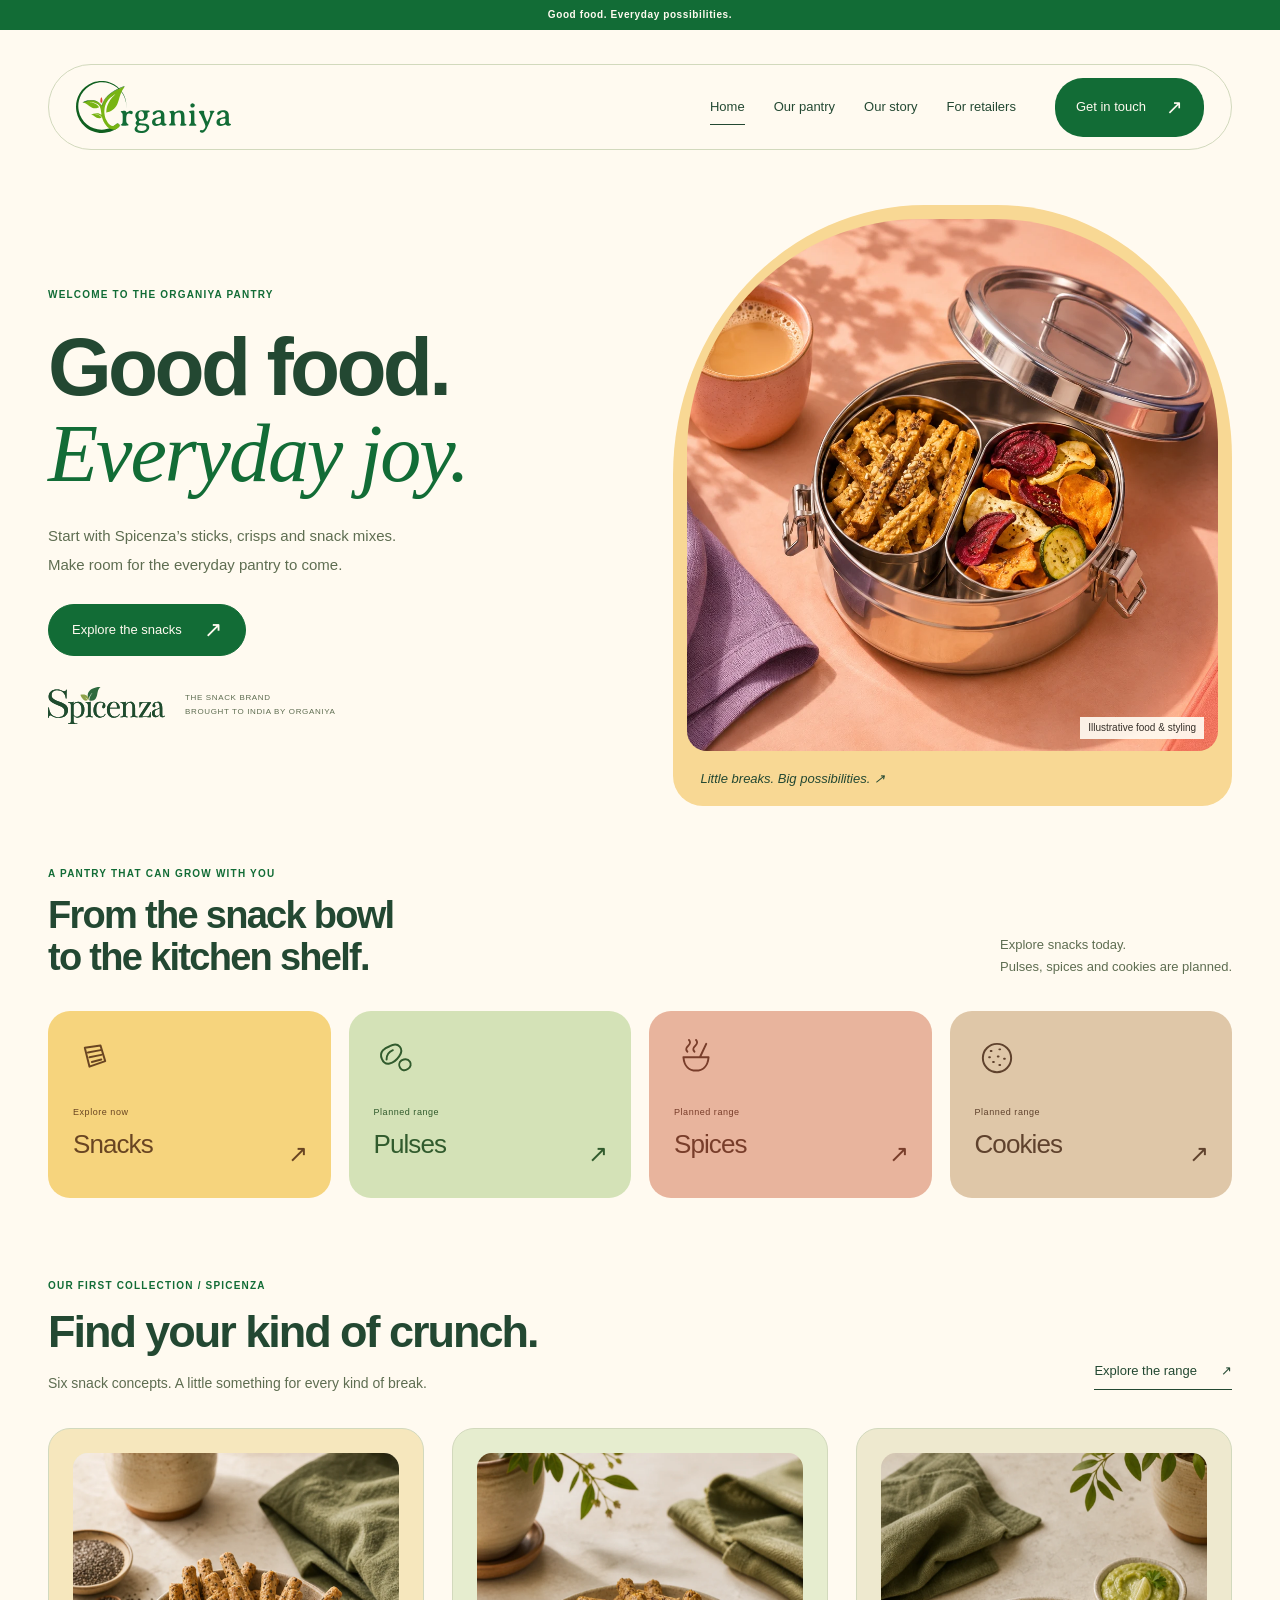
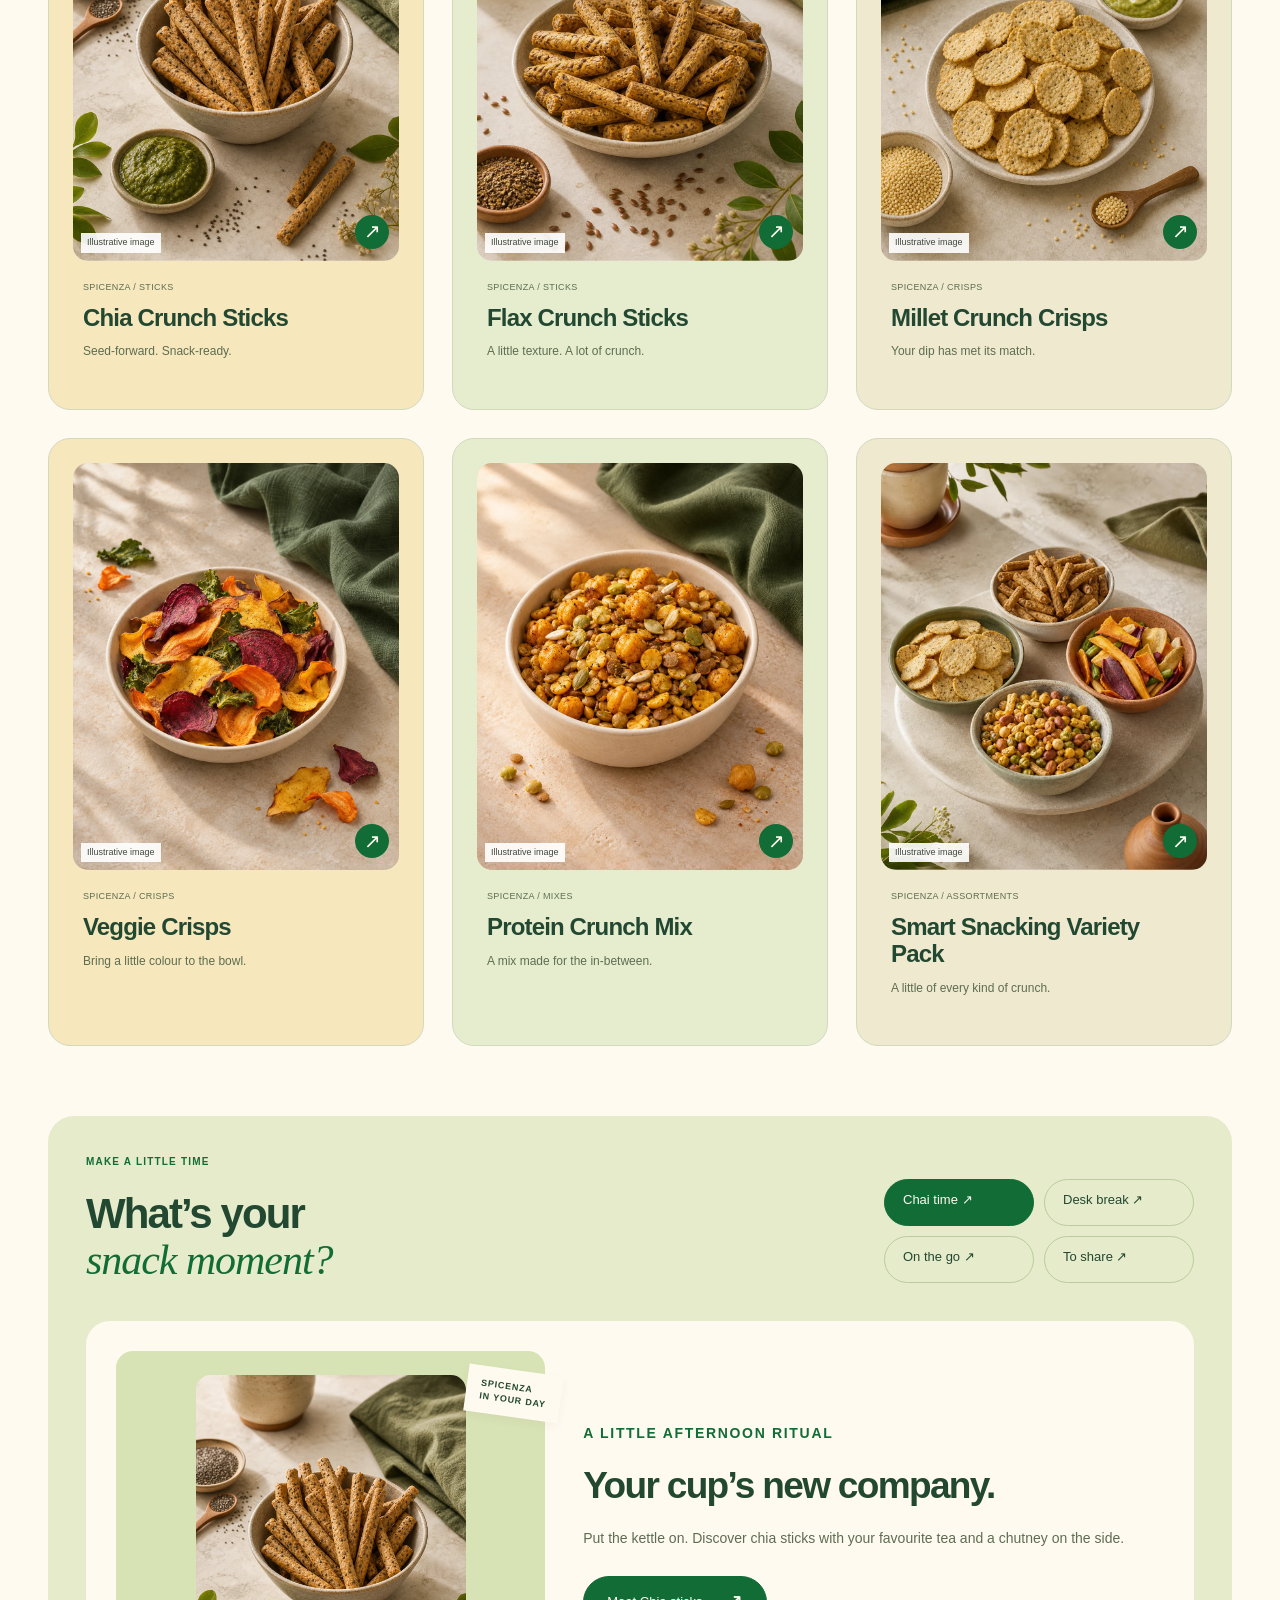
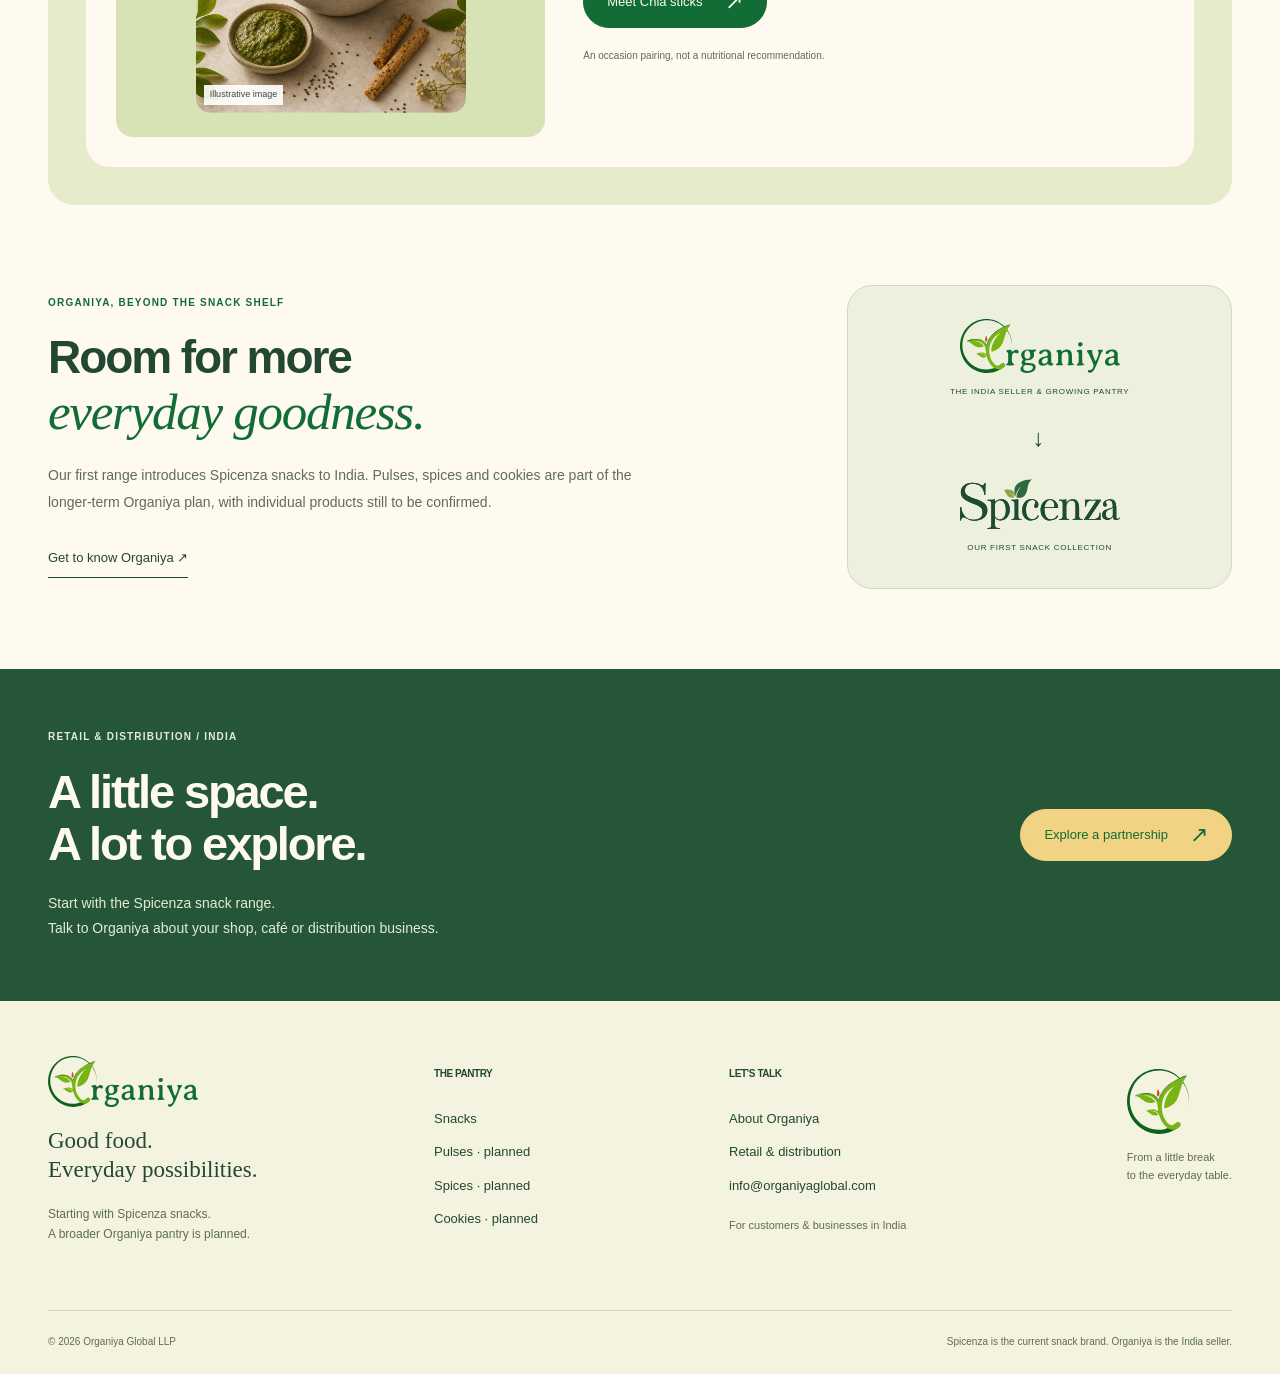
<file: p-r/site.html>
<!doctype html>
<html lang="en">
<head>
  <meta charset="utf-8">
  <meta name="viewport" content="width=device-width, initial-scale=1">
  <meta name="robots" content="noindex,nofollow">
  <meta name="description" content="Explore the Organiya pantry, starting with Spicenza snacks in India. Pulses, spices and cookies are planned ranges.">
  <title>Organiya · The everyday pantry</title>
  <link rel="icon" href="assets/organiya-mark.svg" type="image/svg+xml">
  <link rel="stylesheet" href="styles/site.css">
  <link rel="stylesheet" href="styles/india.css">
  <link rel="stylesheet" href="styles/pantry.css">
</head>
<body>
  <a class="skip-link" href="#main">Skip to content</a>
  <div id="app"></div>
  <noscript><p>This interactive design preview needs JavaScript. No personal information is stored or sent.</p></noscript>
  <script src="scripts/data.js"></script>
  <script src="scripts/site.js"></script>
</body>
</html>
</file>
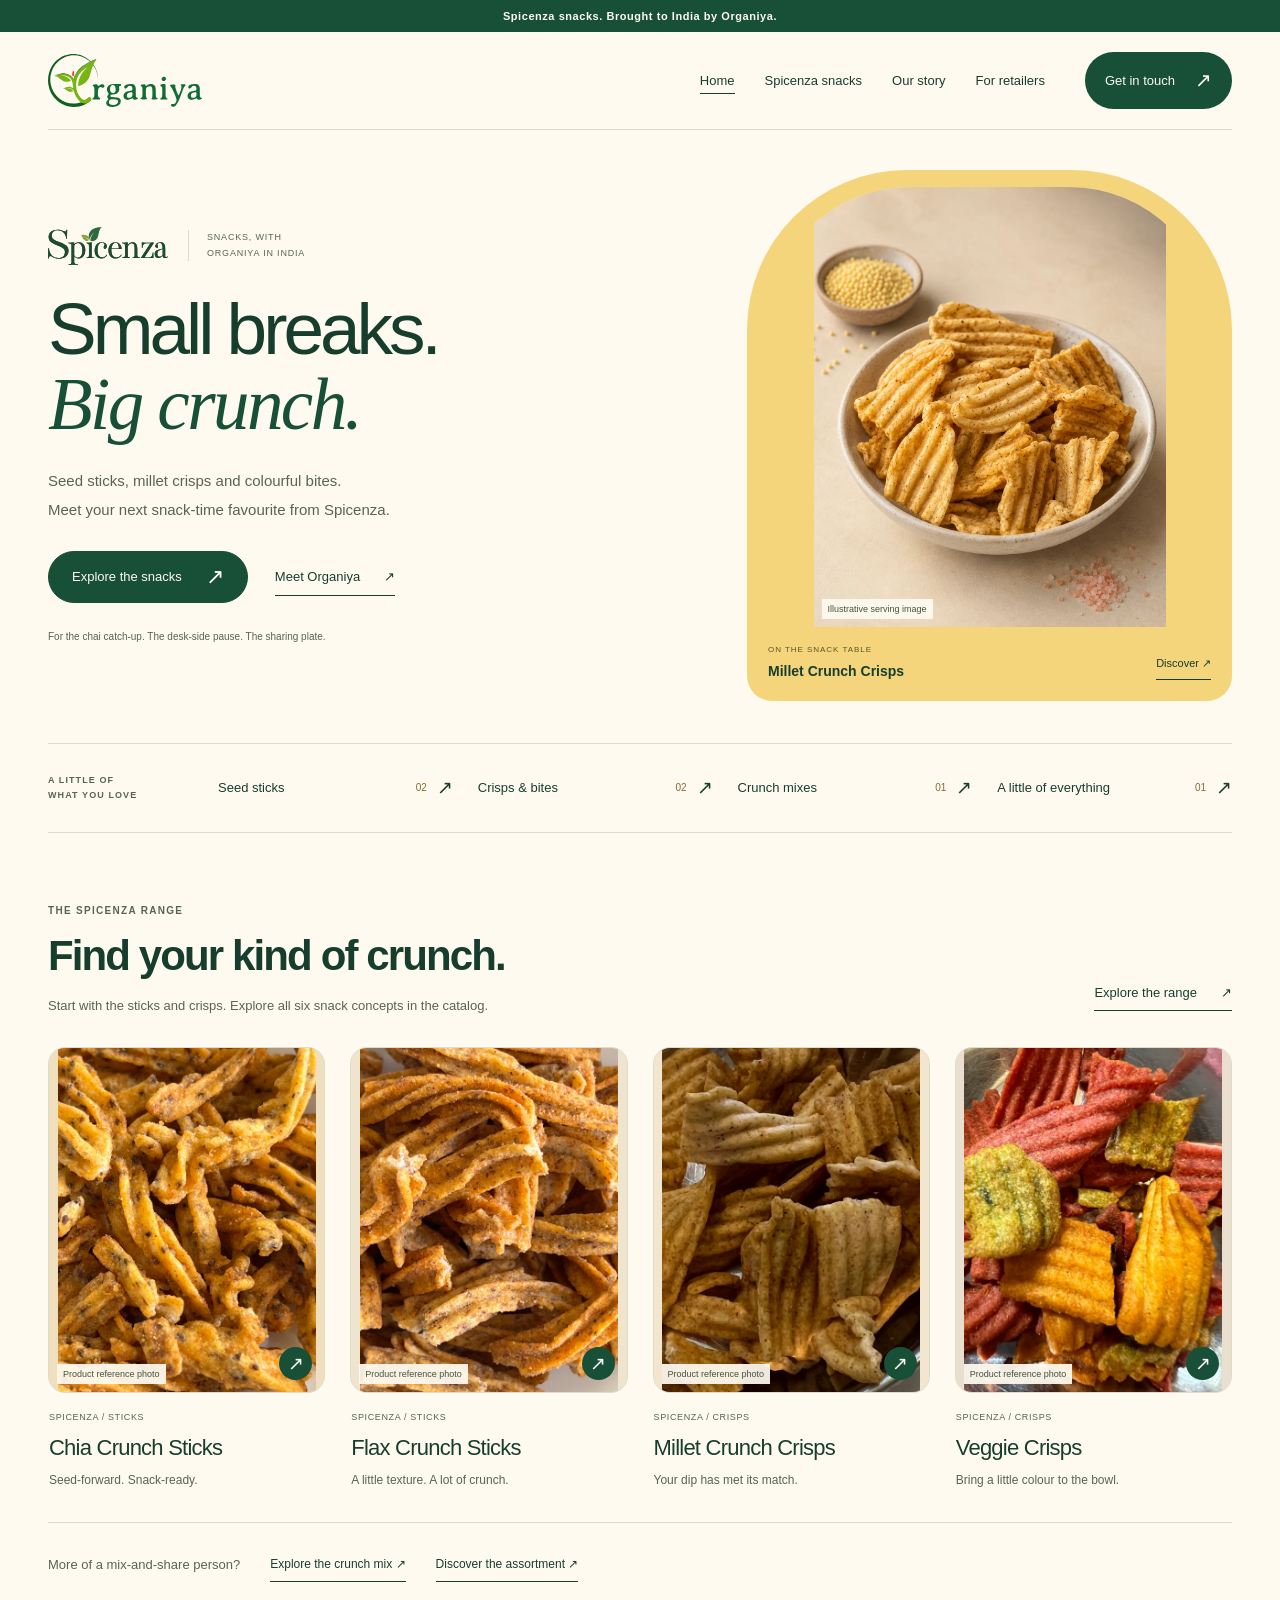
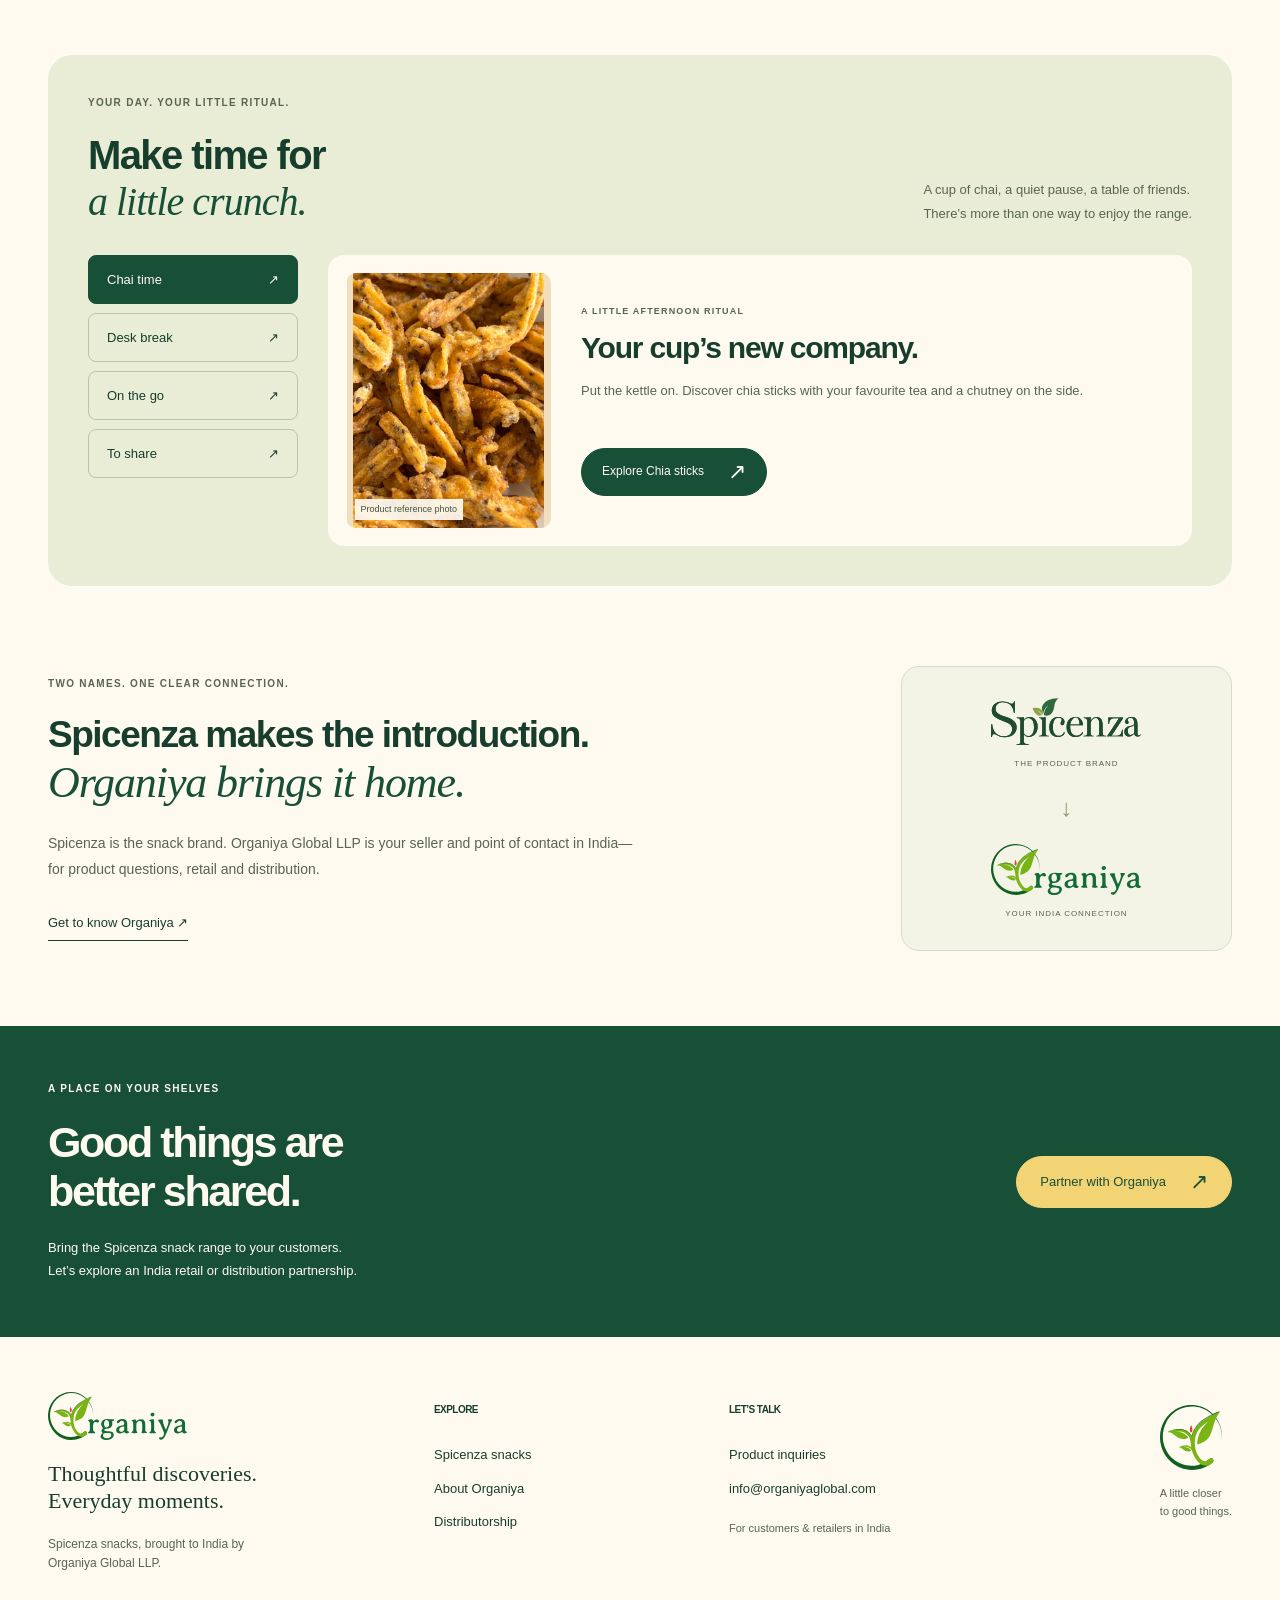
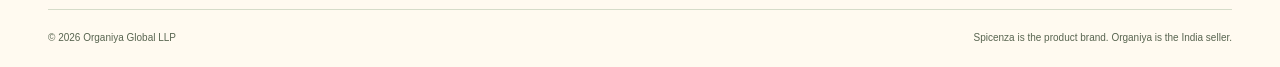
<file: selected/site.html>
<!doctype html>
<html lang="en">
<head>
  <meta charset="utf-8">
  <meta name="viewport" content="width=device-width, initial-scale=1">
  <meta name="robots" content="noindex,nofollow">
  <meta name="description" content="Explore Spicenza snacks with Organiya. An illustrative India catalog design preview.">
  <title>Organiya · Spicenza in India</title>
  <link rel="icon" href="assets/organiya-mark.svg" type="image/svg+xml">
  <link rel="stylesheet" href="styles/site.css">
  <link rel="stylesheet" href="styles/india.css">
  <link rel="stylesheet" href="styles/selected.css">
</head>
<body>
  <a class="skip-link" href="#main">Skip to content</a>
  <div id="app"></div>
  <noscript><p>This interactive design preview needs JavaScript. No personal information is stored or sent.</p></noscript>
  <script src="scripts/data.js"></script>
  <script src="scripts/site.js"></script>
</body>
</html>
</file>
<file: review.css>
:root{--ink:#234631;--muted:#62735e;--line:#cfd9c6;--paper:#f5f5ef;--surface:#e8eddf}*{box-sizing:border-box}html{scroll-behavior:smooth;scroll-padding-top:24px}body{margin:0;background:var(--paper);color:var(--ink);font:15px/1.65 -apple-system,BlinkMacSystemFont,'Helvetica Neue',Arial,sans-serif}a{color:inherit;text-underline-offset:4px}button,input,select,textarea{font:inherit;color:inherit}button{cursor:pointer}button,a{touch-action:manipulation}button:focus-visible,a:focus-visible,select:focus-visible,textarea:focus-visible{outline:3px solid #a54b32;outline-offset:4px}h1,h2,h3,p{margin:0}h1,h2{font-family:Georgia,serif;font-weight:400;line-height:1.08;letter-spacing:-.04em}h1{font-size:clamp(44px,5.3vw,76px)}h2{font-size:39px}p{color:var(--muted)}img{display:block;max-width:100%;height:auto}[hidden]{display:none!important}.review-header,main,footer{width:min(1460px,calc(100% - 80px));margin:auto}.review-header{padding:25px 0;display:flex;align-items:center;justify-content:space-between;gap:25px;border-bottom:1px solid var(--line)}.review-header>a:first-child{width:165px}.review-header>span{font-size:11px;letter-spacing:.12em}.review-header b{margin-left:12px;color:#a24b33}.review-header>a:last-child{font-size:13px}.intro{padding:60px 0 45px}.eyebrow{font-size:10px;letter-spacing:.13em;font-weight:600;margin-bottom:20px}.lead{max-width:720px;font-size:16px;line-height:1.8;margin-top:25px}.review-notice{margin-top:32px;display:flex;gap:25px;padding:18px 22px;border-left:3px solid #7b916b;background:#e9edde;align-items:start}.review-notice>span{font-size:12px;white-space:nowrap;font-weight:600}.review-notice p{font-size:12px;max-width:950px}.section-title{display:flex;justify-content:space-between;align-items:end;gap:25px;margin-bottom:25px}.section-title h2{font-size:34px}.section-title>p{font-size:12px}.option-grid{display:grid;grid-template-columns:repeat(3,minmax(0,1fr));gap:20px}.option-card{padding:0;text-align:left;border:1px solid var(--line);background:white;color:var(--ink);display:flex;flex-direction:column;min-width:0}.option-card>img{width:100%;aspect-ratio:1.6;object-fit:cover;object-position:top;border-bottom:1px solid var(--line)}.option-card-copy{padding:19px 20px;display:grid;grid-template-columns:35px 1fr 25px;gap:13px;align-items:center;flex:1}.option-letter{font:italic 31px Georgia,serif;color:#6b8959}.option-card h3{font-size:16px;line-height:1.25;letter-spacing:-.025em;font-weight:600}.option-card p{font-size:11px;margin-top:7px;line-height:1.6}.option-card[aria-pressed=true]{outline:2px solid var(--ink);outline-offset:-2px;background:#eaf0e3}.option-card[aria-pressed=true] .option-letter{color:#254d35}.option-card:hover{box-shadow:0 5px 15px #21412d0c}.option-arrow{font-size:23px}.preview{margin-top:45px;border:1px solid var(--line);background:#edf0e7}.preview-toolbar{background:#fffef9;padding:23px;display:flex;flex-wrap:wrap;align-items:center;gap:25px;border-bottom:1px solid var(--line)}.current{display:flex;gap:15px;align-items:center;flex:1}.current>span{display:grid;place-items:center;font:italic 30px Georgia,serif;width:51px;height:51px;border:1px solid var(--line);border-radius:50%}.current .eyebrow{font-size:9px;margin-bottom:7px}.current h2{font:600 18px/1.2 -apple-system,BlinkMacSystemFont,'Helvetica Neue',Arial,sans-serif;letter-spacing:-.02em}.toolbar-fields{display:flex;gap:13px;flex-wrap:wrap}.toolbar-fields>label{font-size:10px;color:var(--muted)}select,textarea{display:block;max-width:100%;padding:10px 12px;border:1px solid var(--line);background:white;border-radius:4px;min-height:45px}select{font-size:12px;margin-top:5px;width:165px}#product-select{width:235px}.width-controls{display:flex;background:var(--surface);padding:4px;border-radius:5px;align-self:end}.width-controls button{border:0;background:transparent;font-size:11px;padding:11px 13px;min-height:44px}.width-controls button[aria-pressed=true]{background:white;box-shadow:0 0 0 1px #d8e0d1;border-radius:4px}.preview-meta{padding:16px 22px;display:flex;justify-content:space-between;align-items:center;gap:15px;font-size:11px;color:var(--muted)}.preview-meta>div{display:flex;gap:23px;align-items:center}.preview-meta button{padding:4px 0;border:0;background:none;text-decoration:underline;text-underline-offset:4px;font-size:11px;min-height:36px}.frame-stage{padding:0 20px;overflow:hidden}iframe{display:block;border:1px solid var(--line);width:100%;height:1000px;margin:auto;background:white;max-width:100%;transition:width .2s}iframe.tablet{width:768px}iframe.mobile{width:390px}.preview-bottom{padding:20px 23px;display:flex;gap:20px;justify-content:space-between;font-size:11px;color:var(--muted)}.feedback{padding:80px 0;display:grid;grid-template-columns:1fr 1fr;gap:100px}.feedback h2{font-size:48px}.feedback>div>p:not(.eyebrow){max-width:440px;margin-top:24px;font-size:14px;line-height:1.85}.feedback ol{font-size:13px;color:var(--muted);padding-left:20px;margin-top:24px}.feedback li{margin:13px 0;padding-left:5px}.feedback .feedback-note{font-size:12px!important;border-top:1px solid var(--line);padding-top:20px}.feedback form{background:white;padding:32px;border:1px solid var(--line)}.feedback form>label{display:block;font-size:13px;margin-bottom:22px}.feedback textarea{width:100%;font-size:14px;margin-top:9px;resize:vertical;min-height:105px}.feedback select{width:100%;font-size:14px;margin-top:9px}.primary-button{background:#284f39;color:white;border:0;padding:14px 24px;font-size:13px;min-height:49px}.status{font-size:12px;line-height:1.6}.status:empty{display:none}.feedback .status{margin-top:14px;color:#335834}#link-status{padding:0 23px 14px}.feedback #copy-fallback{margin-top:15px;min-height:180px}footer{border-top:1px solid var(--line);padding:24px 0;display:flex;justify-content:space-between;gap:25px;font-size:11px;color:var(--muted)}.skip{position:fixed;top:-90px;left:20px;background:white;padding:12px;z-index:100}.skip:focus{top:12px}.noscript{padding:30px;margin:20px;background:white}
@media(max-width:1100px){.current{min-width:220px}.toolbar-fields{flex:1}.width-controls{margin-left:auto}.option-card-copy{padding:16px 14px;gap:10px;grid-template-columns:25px 1fr 20px}.option-card h3{font-size:15px}.option-card p{font-size:10px}.feedback{gap:50px}.preview-toolbar{gap:22px}}
@media(max-width:800px){.review-header,main,footer{width:calc(100% - 40px)}.review-header>span{display:none}.review-header>a:first-child{width:145px}.review-header>a:last-child{font-size:12px}.intro{padding-top:40px}.review-notice{display:block;padding:17px 20px}.review-notice p{margin-top:8px}.option-grid{grid-template-columns:1fr 1fr;gap:18px}.section-title{display:block}.section-title>p{margin-top:12px}.option-card h3{font-size:16px}.option-card p{font-size:11px}.current{min-width:0;flex:1 1 100%}.preview-toolbar{padding:20px}.toolbar-fields{flex:1 1 100%;width:100%}.toolbar-fields label{flex:1;min-width:0}.toolbar-fields select,#product-select{width:100%}.width-controls{margin-left:0}.preview-meta{align-items:start;padding:14px 18px}.preview-meta>div{gap:15px;align-items:start;flex-wrap:wrap;justify-content:flex-end}.frame-stage{padding-inline:10px}.feedback{grid-template-columns:1fr;gap:35px;padding-block:55px}.feedback h2{font-size:43px}.feedback>div>p:not(.eyebrow){max-width:600px}.feedback form{padding:27px}.preview-bottom{padding:17px;gap:15px}.preview-bottom>span{max-width:55%}footer{font-size:10px}.option-letter{font-size:29px}}
@media(max-width:480px){.review-header,main,footer{width:calc(100% - 28px)}.review-header{padding-block:20px;gap:15px}.review-header>a:first-child{width:131px}.review-header>a:last-child{font-size:11px}h1{font-size:43px}.intro{padding-top:32px}.eyebrow{font-size:9px;margin-bottom:17px}.lead{font-size:14px;margin-top:21px}.review-notice{margin-top:24px;padding:15px}.review-notice p{font-size:11px}.section-title h2{font-size:30px}.section-title p{font-size:11px}.option-grid{gap:13px}.option-card-copy{display:block;padding:14px 12px;position:relative}.option-letter{display:block;font-size:26px;margin-bottom:9px}.option-card h3{font-size:14px;line-height:1.3}.option-card p{font-size:10px}.option-arrow{position:absolute;top:15px;right:13px;font-size:20px}.option-card>img{aspect-ratio:1.35}.preview{margin-top:32px}.preview-toolbar{padding:17px;gap:18px}.current>span{width:44px;height:44px;font-size:26px}.current h2{font-size:16px}.current .eyebrow{font-size:8px}.toolbar-fields{gap:11px}.toolbar-fields label{flex:1 1 100%}.toolbar-fields select,#product-select{font-size:16px;min-height:47px}.width-controls{width:100%}.width-controls button{flex:1;font-size:11px}.preview-meta{display:block;font-size:10px;padding:12px 15px}.preview-meta>div{justify-content:space-between;align-items:center;margin-top:6px;gap:12px}.preview-meta button{font-size:10px}.frame-stage{padding-inline:0}iframe{border-inline:0}.preview-bottom{font-size:10px;display:block}.preview-bottom>span{max-width:none;display:block;margin-bottom:9px}.feedback h2{font-size:39px}.feedback form{padding:23px 18px}.feedback textarea,.feedback select{font-size:16px}.primary-button{width:100%}footer{display:block;line-height:1.8}footer>span{display:block}.feedback .feedback-note{font-size:11px!important}}
@media(max-width:350px){h1{font-size:37px}.option-card h3{font-size:13px}.option-card-copy{padding:12px 10px}.option-card p{font-size:10px}.option-grid{gap:10px}.review-header>a:last-child{font-size:10px}.review-header>a:first-child{width:119px}.current h2{font-size:15px}.feedback h2{font-size:35px}}
@media(prefers-reduced-motion:reduce){html{scroll-behavior:auto}*,*:before,*:after{transition:none!important;animation:none!important}}

.header-review-links{display:flex;align-items:center;gap:25px;font-size:12px}.header-review-links a:first-child{color:#427126}.section-title strong{font-weight:600;color:#345936}#option-g,#option-h,#option-i{border-top:3px solid #6d9c39}@media(max-width:650px){.header-review-links{font-size:10px;gap:8px;flex-direction:column;align-items:flex-end}}

#option-j{border-top:3px solid #e34234}#option-k{border-top:3px solid #79503a}#option-l{border-top:3px solid #a73527}.header-review-links a:first-child{color:#a73527}

#option-m{border-top:3px solid #d59d28}#option-n{border-top:3px solid #642842}#option-o{border-top:3px solid #799547}.header-review-links a:first-child{color:#6b4627}

#option-p{border-top:4px solid #126c36}#option-q{border-top:4px solid #ad623e}#option-r{border-top:4px solid #244d37}#option-selected{border-top:3px solid #95ae81}#option-selected .option-letter{font:20px Arial}#option-p .option-letter,#option-q .option-letter,#option-r .option-letter{color:#126c36}.header-review-links a:first-child{color:#126c36}

#option-o{grid-column:1/-1;display:grid;grid-template-columns:1.15fr 1fr;align-items:center;border:1px solid #adbc83;border-top:4px solid #83a34e;background:#fffbed}#option-o>img{aspect-ratio:1.6;border-right:1px solid var(--line);border-bottom:0}#option-o .option-card-copy{padding:32px;grid-template-columns:42px 1fr 24px;gap:20px}#option-o h3{font:30px/1.15 Georgia,serif}#option-o p{font-size:14px;line-height:1.8}#option-o .option-letter{font-size:38px;color:#3f622d}@media(max-width:700px){#option-o{grid-template-columns:1fr}#option-o>img{border-right:0;border-bottom:1px solid var(--line)}#option-o .option-card-copy{padding:23px;gap:15px;grid-template-columns:30px 1fr 20px}#option-o h3{font-size:25px}#option-o p{font-size:12px}}
</file>
<file: a-c/styles/site.css>
/* Shared content and interaction contracts; distinct compositions below. */
:root{--ink:#243e30;--muted:#647064;--paper:#f7f5ed;--surface:#eeece1;--line:#d9ddcf;--green:#284d38;--accent:#b44b37;--sans:'Helvetica Neue',Arial,sans-serif;--display:'Iowan Old Style','Palatino Linotype','Book Antiqua',Georgia,serif;--max:1280px}
*{box-sizing:border-box}html{scroll-behavior:smooth}body{margin:0;background:var(--paper);color:var(--ink);font:16px/1.65 var(--sans);-webkit-font-smoothing:antialiased}body,button,input,select,textarea{font-family:var(--sans)}button,a,input,select,textarea{-webkit-tap-highlight-color:transparent}img{display:block;max-width:100%;height:auto}a{color:inherit;text-decoration:none}button{cursor:pointer;color:inherit}button,input,select,textarea{font-size:inherit}button{background:none}a,button{touch-action:manipulation}button:focus-visible,a:focus-visible,summary:focus-visible,input:focus-visible,select:focus-visible,textarea:focus-visible{outline:3px solid #a74825;outline-offset:4px}button:hover,a:hover{transition:color .18s,background .18s,transform .18s}h1,h2,h3,p,figure{margin:0}h1,h2,h3{font-weight:400}h1,h2{font-family:var(--display);line-height:1.06;letter-spacing:-.045em}h1{font-size:clamp(52px,6.1vw,88px)}h2{font-size:clamp(38px,4vw,58px)}h3{font-size:24px;line-height:1.2;letter-spacing:-.025em}em{font-weight:400;color:var(--accent)}p{color:var(--muted)}small{font-size:12px}button:disabled{opacity:.55}::selection{background:#cce58d;color:#153a23}[hidden]{display:none!important}.container{width:min(var(--max),calc(100% - 112px));margin-inline:auto}.section{padding-block:106px}.eyebrow{font-size:10px;letter-spacing:.17em;font-weight:600;color:var(--green);text-transform:uppercase;line-height:1.5;margin-bottom:22px}.tiny-dot{display:inline-block;width:7px;height:7px;border-radius:50%;background:var(--accent);margin-right:7px}.button{display:inline-flex;align-items:center;justify-content:space-between;gap:34px;background:var(--green);color:#fff;padding:16px 24px;border:1px solid var(--green);font-size:13px;font-weight:500;line-height:1.4;min-height:52px}.button>span{font-size:22px;line-height:1}.button:hover{background:#12351f;transform:translateY(-2px)}.button-secondary{color:var(--ink);background:transparent;border-color:var(--ink)}.button-secondary:hover{background:var(--ink);color:var(--paper)}.text-link{display:inline-flex;align-items:center;gap:24px;padding-block:8px;border-bottom:1px solid currentColor;font-size:13px;font-weight:500}.quiet-link{font-size:13px;border-bottom:1px solid var(--line);padding-block:8px}.small-note{font-size:12px;margin-top:18px;max-width:330px}.skip-link{position:fixed;top:-80px;left:16px;z-index:100;background:var(--ink);color:white;padding:12px}.skip-link:focus{top:12px}.announcement{padding:9px 56px;background:var(--green);color:#fff;font-size:10px;letter-spacing:.06em;display:flex;justify-content:space-between;gap:20px}.announcement>span{opacity:.78}.site-header{border-bottom:1px solid var(--line);position:relative;z-index:10;background:var(--paper)}.header-inner{width:min(var(--max),calc(100% - 112px));margin:auto;min-height:101px;display:flex;align-items:center;justify-content:space-between;gap:36px}.brand-link{display:block;width:164px;flex-shrink:0}.main-nav{display:flex;align-items:center;gap:32px;font-size:12px}.main-nav>a{position:relative;padding:12px 0;white-space:nowrap}.main-nav>a.active:after{content:'';position:absolute;bottom:5px;left:0;width:100%;height:1px;background:var(--ink)}.main-nav .nav-contact{margin-left:24px;border-bottom:1px solid var(--green);display:flex;gap:30px;align-items:center}.nav-contact>span{font-size:20px}.menu-toggle{display:none;border:0;width:44px;height:44px;padding:11px}.menu-toggle span{display:block;height:1px;background:var(--ink);margin:6px 0;transition:transform .2s}.hero-description{max-width:390px;font-size:15px;line-height:1.85;margin-top:26px}.hero-actions{display:flex;gap:27px;align-items:center;margin-top:31px}.hero-copy{position:relative;z-index:1}.product-photo{background:var(--photo-bg,#e8e4d7);position:relative;aspect-ratio:4/5;overflow:hidden}.product-photo img{width:100%;height:100%;object-fit:contain}.product-photo figcaption{position:absolute;bottom:10px;left:12px;max-width:calc(100% - 24px);color:#3f493e;background:#ffffffe8;font-size:9px;letter-spacing:.035em;padding:3px 7px;line-height:1.5}.product-grid{display:grid;grid-template-columns:repeat(3,minmax(0,1fr));gap:48px 25px}.product-card{min-width:0}.card-image{display:block;position:relative}.image-arrow{position:absolute;right:12px;bottom:12px;width:38px;height:38px;background:var(--paper);border-radius:50%;display:grid;place-items:center;font-size:24px;transition:transform .2s}.card-image:hover .image-arrow{transform:rotate(45deg)}.card-copy{padding-top:19px}.product-meta{font-size:9px;letter-spacing:.1em;color:var(--muted);display:flex;justify-content:space-between;gap:10px}.card-copy h3{margin:9px 0 7px;font-family:var(--display);font-size:27px}.card-copy p{font-size:12px;line-height:1.5}.section-heading{display:flex;justify-content:space-between;align-items:flex-end;gap:32px;margin-bottom:42px}.section-heading .eyebrow{margin-bottom:14px}.section-heading .text-link{flex-shrink:0;margin-bottom:6px}.section-description{font-size:14px;margin-top:16px}.moments-section{padding:96px 0;background:#eeeee4}.moments-grid{display:grid;grid-template-columns:repeat(3,minmax(0,1fr));gap:60px}.moments-grid article{border-top:1px solid #bbc6b5;padding-top:25px}.moment-number{font:italic 28px var(--display);color:var(--accent)}.moments-grid h3{font-family:var(--display);font-size:30px;margin-top:23px}.moments-grid p{font-size:13px;margin:17px 0 20px;max-width:290px}.moments-grid .text-link{font-size:12px}.partner-section{background:var(--green);padding:77px 0;color:var(--paper)}.partner-inner{display:flex;align-items:center;justify-content:space-between;gap:50px}.partner-section .eyebrow{color:#c6d4bb}.partner-section h2{font-size:56px}.partner-section p:not(.eyebrow){color:#c9d0c5;font-size:14px;margin-top:20px}.partner-section .button-secondary{border-color:#dde4d3;color:#fff;flex-shrink:0}.partner-section .button-secondary:hover{background:var(--paper);color:var(--green)}.site-footer{padding-top:74px}.footer-top{display:grid;grid-template-columns:1.35fr 1fr 1.25fr .55fr;gap:45px;padding-bottom:66px}.footer-brand .brand-link{width:168px}.footer-brand>p{margin-top:20px;color:var(--ink);font-family:var(--display);font-size:26px;line-height:1.25}.footer-small{display:block;font-size:11px;color:var(--muted);margin-top:20px}.footer-top h2{font:600 10px var(--sans);letter-spacing:.1em;text-transform:uppercase;margin:13px 0 22px}.footer-top>div:not(:first-child)>a{display:block;font-size:12px;padding-block:6px;overflow-wrap:anywhere}.footer-top>div:not(:first-child)>span{display:block;font-size:10px;color:var(--muted);margin-top:14px}.footer-mark img{width:62px}.footer-mark{padding-top:13px;justify-self:end}.footer-bottom{border-top:1px solid var(--line);padding-block:22px;display:flex;justify-content:space-between;gap:20px;font-size:9px;color:var(--muted)}
/* Interior page foundations */
.page-intro{padding-block:80px 65px}.page-intro h1{max-width:1000px}.page-intro>p:last-child{margin-top:25px;font-size:15px}.catalog-section{padding-block:18px 90px}.catalog-layout{display:grid;grid-template-columns:190px minmax(0,1fr);gap:48px}.catalog-sidebar{padding-top:6px}.catalog-sidebar>.eyebrow{margin-bottom:15px}.filters{display:flex;flex-direction:column;gap:6px}.filter{display:flex;justify-content:space-between;align-items:center;text-align:left;border:0;padding:11px 12px;font-size:13px;border-bottom:1px solid transparent;min-height:44px}.filter>span{font-size:10px;color:var(--muted)}.filter.selected{background:#e8eddf;border-color:#bccab5}.filter:hover{background:#e9ece0}.catalog-note{border-top:1px solid var(--line);padding-top:26px;margin-top:40px}.catalog-note p{font-size:12px;margin:8px 0}.catalog-note small{font-size:10px;color:var(--muted)}.results-bar{display:flex;justify-content:space-between;gap:10px;font-size:11px;color:var(--muted);padding-bottom:18px}.catalog-results .card-copy h3{font-size:23px}.catalog-bottom{border-top:1px solid var(--line);padding-block:50px 70px;text-align:center}.catalog-bottom h2{font-size:38px}.catalog-bottom p{margin:14px 0 25px;font-size:14px}.breadcrumbs{display:flex;flex-wrap:wrap;gap:12px;padding-block:29px;font-size:11px;color:var(--muted)}.breadcrumbs a:hover{text-decoration:underline}.product-detail{display:grid;grid-template-columns:1.02fr 1fr;gap:85px;padding-bottom:70px}.detail-media{min-width:0}.image-disclosure{font-size:10px;margin-top:13px}.detail-copy{padding-top:20px;min-width:0}.detail-copy h1{font-size:62px;max-width:500px}.detail-tagline{font-family:var(--display);color:var(--accent);font-size:24px;margin-top:20px}.detail-description{font-size:14px;margin-top:20px;max-width:480px}.detail-facts{display:grid;grid-template-columns:1fr 1fr;border-block:1px solid var(--line);padding-block:22px;gap:20px;margin:30px 0}.detail-facts span{display:block;font-size:10px;color:var(--muted);margin-bottom:5px}.detail-facts strong{font-size:13px;font-weight:500}.detail-copy>.button{width:100%;margin-bottom:15px}.seller-note{font-size:11px}.product-accordions{margin-top:28px}details{border-bottom:1px solid var(--line)}summary{cursor:pointer;list-style:none;display:flex;align-items:center;justify-content:space-between;gap:18px;font-size:13px;padding:19px 0;min-height:48px}summary::-webkit-details-marker{display:none}summary>span{font-size:20px}details[open] summary>span{transform:rotate(45deg)}details p{padding-bottom:20px;font-size:13px}.related{border-top:1px solid var(--line)}.about-feature{display:grid;grid-template-columns:1fr 1fr;gap:90px;align-items:center;padding-bottom:90px}.about-feature-image{max-width:550px}.about-feature-copy>p:not(.eyebrow){margin-top:23px;font-size:14px;max-width:440px}.large-section-number{font:italic 50px var(--display);display:block;color:#c5cbbd;margin-bottom:30px}.about-feature-copy .text-link{margin-top:24px}.brand-relationship{border-block:1px solid var(--line);padding-block:56px;display:grid;grid-template-columns:1fr 90px 1fr;align-items:center;gap:50px}.brand-relationship>span{text-align:center;font-size:38px;color:var(--muted)}.brand-relationship h2{font-size:46px}.brand-relationship p:not(.eyebrow){margin-top:18px;font-size:13px}.about-principles{display:grid;grid-template-columns:repeat(3,minmax(0,1fr));gap:50px}.about-principles article>span{font-size:10px;letter-spacing:.1em;color:var(--muted)}.about-principles h3{font:30px/1.17 var(--display);margin:23px 0 18px}.about-principles p{font-size:13px}.about-principles .text-link{margin-top:12px}.distributor-story{display:grid;grid-template-columns:.85fr 1fr;gap:100px;align-items:center;padding-bottom:90px}.distributor-visual{position:relative}.image-label{position:absolute;left:20px;top:20px;background:var(--paper);padding:8px 12px;font-size:9px;letter-spacing:.12em}.distributor-story h2{font-size:49px}.distributor-story>div>p:not(.eyebrow){font-size:14px;margin-top:22px}.steps{list-style:none;padding:0;margin:27px 0}.steps li{display:flex;gap:22px;padding-block:18px;border-top:1px solid var(--line)}.steps li>span{font:italic 25px var(--display);color:var(--accent)}.steps h3{font-size:17px;letter-spacing:0}.steps p{font-size:12px;margin-top:6px}.form-section{display:grid;grid-template-columns:.75fr 1.25fr;gap:85px;border-top:1px solid var(--line);padding-block:75px 100px}.form-side>p:not(.eyebrow){margin:25px 0;font-size:14px}.form-panel{background:var(--surface);padding:42px}.form-heading h2{font-size:35px}.form-heading .eyebrow{font-size:9px;margin-bottom:13px}.demo-notice{font-size:11px;margin:16px 0 27px;color:#586254}.form-fields{display:grid;grid-template-columns:1fr 1fr;gap:22px 20px}.field{display:flex;flex-direction:column;gap:8px;min-width:0}.field>span{font-size:12px}.field-full{grid-column:1/-1}input,select,textarea{display:block;width:100%;min-width:0;border:1px solid #c7cdbf;background:var(--paper);border-radius:0;padding:13px 12px;color:var(--ink);font-size:14px;line-height:1.5}textarea{resize:vertical;min-height:115px}input::placeholder,textarea::placeholder{color:#74796d}select{min-height:49px}.form-submit{margin-top:25px;display:flex;align-items:center;gap:24px}.form-submit p{font-size:10px;line-height:1.6}.form-submit .button{gap:18px;flex-shrink:0}.form-success{padding:35px 0}.success-mark{border:1px solid var(--ink);width:58px;height:58px;border-radius:50%;display:grid;place-items:center;font-size:26px;margin-bottom:32px}.form-success h2{font-size:39px}.form-success p:not(.eyebrow){margin-top:20px;font-size:14px}.form-success .button{margin-top:30px}.contact-layout{display:grid;grid-template-columns:.8fr 1.2fr;gap:80px;padding-bottom:90px}.contact-product{display:grid;grid-template-columns:135px 1fr;align-items:center;gap:25px}.contact-product .product-photo figcaption{font-size:7px;left:4px;bottom:4px;padding:2px 4px;max-width:calc(100% - 8px)}.contact-product h2{font-size:30px}.contact-product .eyebrow{font-size:8px;margin-bottom:12px}.contact-product .quiet-link{font-size:11px;display:inline-block;margin-top:12px}.contact-address{border-top:1px solid var(--line);margin-top:35px;padding-top:30px}.contact-address h3{font-size:21px}.contact-address>a{display:block;font-size:14px;margin-block:16px;overflow-wrap:anywhere}.contact-address p:not(.eyebrow){font-size:12px}.audience-tabs{display:flex;gap:0;margin-bottom:20px;border-bottom:1px solid var(--line)}.audience-tabs button{font-size:12px;border:0;padding:15px 25px;border-bottom:2px solid transparent}.audience-tabs button[aria-pressed="true"]{border-color:var(--green);font-weight:600}.faq-section{display:grid;grid-template-columns:.8fr 1.2fr;gap:80px;border-top:1px solid var(--line);padding-block:45px 90px}
/* A — Botanical Editorial: layered still lifes and an expressive editorial rhythm. */
.hero-a{display:grid;grid-template-columns:1fr 1fr;gap:25px;min-height:700px;align-items:center;padding-block:45px 80px}.hero-a h1{font-size:clamp(58px,6.25vw,90px)}.hero-a .hero-copy{padding-block:25px 60px}.hero-footnote{display:flex;align-items:center;gap:20px;font-size:8px;letter-spacing:.14em;line-height:1.8;margin-top:56px;color:var(--muted)}.fine-line{width:47px;height:1px;background:#9cae94}.hero-art-a{position:relative;max-width:570px;padding:0 10px 60px 85px}.hero-main{width:100%;border-radius:44% 44% 0 0}.hero-inset{position:absolute;left:0;bottom:8px;width:38%;padding:8px;background:var(--paper);transform:rotate(-7deg);box-shadow:0 12px 35px #2b3e2514}.hero-inset .product-photo{aspect-ratio:4/5}.hero-inset>span{display:block;font:italic 12px var(--display);padding-block:7px 2px;text-align:center}.hero-stamp{position:absolute;right:-12px;top:20px;background:#f0d8c8;color:var(--accent);width:105px;height:105px;border-radius:50%;display:flex;flex-direction:column;justify-content:center;align-items:center;text-align:center;font-size:10px;letter-spacing:.1em;line-height:1.4;transform:rotate(12deg);z-index:2;border:1px solid #c88d69}.hero-stamp em{font-family:var(--display);font-size:20px;letter-spacing:-.02em}.ingredient-strip{display:flex;justify-content:center;align-items:center;gap:42px;border-block:1px solid var(--line);padding:24px 28px;font-size:9px;letter-spacing:.13em;flex-wrap:wrap}.ingredient-strip i{font-style:normal;color:var(--accent);font-size:17px}.story-feature{display:grid;grid-template-columns:1fr 1fr;align-items:center;gap:100px;padding-bottom:105px}.story-image{position:relative}.story-image>.product-photo{aspect-ratio:4/5;max-height:650px}.story-copy h2{font-size:65px}.story-copy>p:not(.eyebrow):not(.small-note){font-size:14px;max-width:390px;margin-block:28px}.design-a .about-intro{text-align:center;padding-block:80px}.design-a .about-intro h1{margin:auto}.design-a .contact-intro h1{font-size:77px}
/* B — Contemporary Crunch: strong display type, high contrast and graphic blocks. */
.design-b{--ink:#183a28;--muted:#51624f;--paper:#fcf9ee;--surface:#eef0df;--green:#1c452b;--accent:#ad402e;--display:'Arial Black','Helvetica Neue',Arial,sans-serif;--line:#c6cfb8}.design-b h1,.design-b h2{font-weight:900;letter-spacing:-.065em}.design-b h3{font-weight:800}.design-b em{font-style:normal;color:inherit}.design-b .announcement{background:#c5e85e;color:#183a28;font-weight:700;letter-spacing:.12em}.design-b .main-nav{font-weight:600}.design-b .button{border-radius:50px;font-weight:700;gap:28px}.design-b .eyebrow{font-weight:700;letter-spacing:.13em}.hero-b{background:#c5e85e;padding:47px 0 75px;overflow:hidden}.hero-b-top h1{font-size:clamp(70px,9.4vw,139px);line-height:.94;letter-spacing:-.075em;max-width:1100px}.hero-b-top h1 span{color:#294b26}.hero-b-bottom{display:flex;justify-content:space-between;align-items:center;margin-top:32px;max-width:965px}.hero-b-bottom>p{color:#294329;font-size:15px;line-height:1.55}.collage-b{position:relative;display:grid;grid-template-columns:1.3fr .7fr;gap:35px;margin-top:45px;align-items:center;padding-inline:20px}.collage-main{transform:rotate(-3deg);position:relative}.collage-side{transform:rotate(5deg);padding:0 35px 0 0}.collage-main .product-photo{aspect-ratio:4/3;background:#eee7d2}.collage-main .product-photo img{object-fit:contain}.collage-side .product-photo{aspect-ratio:4/5;max-height:385px}.crunch-badge{position:absolute;top:36%;left:51%;width:150px;height:150px;border-radius:50%;display:flex;flex-direction:column;align-items:center;justify-content:center;text-align:center;background:#a6402d;color:white;transform:rotate(13deg);font-weight:700;font-size:14px;line-height:1.2;border:5px solid #c5e85e;box-shadow:0 0 0 1px #a6402d}.crunch-badge strong{font-size:21px;letter-spacing:-.04em}.crunch-badge>span{font-size:30px}.collage-tag{position:absolute;bottom:6%;left:5%;background:#f9f7ed;padding:10px 18px;transform:rotate(-3deg);font-size:10px;font-weight:700;letter-spacing:.12em}.ticker-b{background:var(--green);color:#d4ed93;padding:22px 15px;font-size:22px;letter-spacing:-.035em;font-weight:800;display:flex;justify-content:center;gap:40px;overflow:hidden;white-space:nowrap}.ticker-b span{color:#e9a78b}.design-b .section-heading h2{font-size:58px;line-height:1}.design-b .card-image{border-radius:14px;overflow:hidden}.design-b .card-copy{padding:20px 5px}.design-b .card-copy h3{font-family:var(--sans);font-size:26px;font-weight:800;letter-spacing:-.045em}.design-b .image-arrow{background:#c5e85e;width:43px;height:43px}.design-b .product-meta{font-weight:700;font-size:9px}.design-b .card-copy p{font-size:12px}.discovery-b{background:#ece9dc;padding-block:82px}.discovery-inner{display:grid;grid-template-columns:1.1fr 1fr;gap:100px;align-items:center}.discovery-inner h2{font-size:65px}.discovery-inner h2 em{color:#a6402d}.discovery-inner>div>p:not(.eyebrow){font-size:15px;max-width:370px;margin-block:25px}.discovery-inner .product-photo{transform:rotate(4deg);border-radius:12px;box-shadow:14px 14px 0 #d7d6c4}.design-b .moments-section{background:#f9f7ee}.design-b .moments-grid{gap:26px}.design-b .moments-grid article{padding:30px;background:#e8eedf;border:0;border-radius:16px}.design-b .moment-number{font-family:var(--sans);font-style:normal;font-weight:700;font-size:12px}.design-b .moments-grid h3{font-family:var(--sans);font-size:27px;font-weight:800;letter-spacing:-.045em}.design-b .partner-section{background:#c5e85e;color:var(--green)}.design-b .partner-section p,.design-b .partner-section .eyebrow{color:#365231}.design-b .partner-section h2{font-size:62px;letter-spacing:-.055em}.design-b .partner-section .button{color:var(--green);border-color:var(--green)}.design-b .partner-section .button:hover{background:var(--green);color:#fff}.design-b .footer-brand>p{font-family:var(--sans);font-size:25px;font-weight:800;letter-spacing:-.04em}.design-b .page-intro{padding-block:65px 60px}.design-b .page-intro h1{font-size:clamp(62px,8.3vw,120px);line-height:.97;letter-spacing:-.075em}.design-b .page-intro h1 span{color:#6b861c}.design-b .catalog-layout{display:block}.design-b .catalog-sidebar{display:flex;align-items:center;justify-content:space-between;margin-bottom:35px;gap:20px}.design-b .catalog-sidebar>.eyebrow,.design-b .catalog-note{display:none}.design-b .filters{flex-direction:row;gap:10px;flex-wrap:wrap}.design-b .filter{border:1px solid #bdc9af;border-radius:30px;gap:25px;font-weight:600;padding:10px 20px}.design-b .filter.selected{background:#c5e85e;border-color:#9eb744}.design-b .catalog-results .card-copy h3{font-size:27px}.design-b .catalog-bottom h2{font-size:40px}.design-b .product-detail{gap:65px}.design-b .detail-media>.product-photo{border-radius:20px;box-shadow:10px 10px 0 #dae4c0}.design-b .detail-copy h1{font-size:58px;line-height:1;letter-spacing:-.06em}.design-b .detail-tagline{font-family:var(--sans);font-size:20px;font-weight:600}.design-b .about-feature{padding-top:22px;grid-template-columns:1.1fr 1fr;gap:70px}.design-b .about-feature-image{transform:rotate(-3deg);padding-left:10px}.design-b .about-feature-image .product-photo{border-radius:14px;box-shadow:12px 12px 0 #c5e85e}.design-b .large-section-number{display:none}.design-b .about-feature h2{font-size:48px}.design-b .brand-relationship{background:#c5e85e;border:0;border-radius:20px;padding:45px}.design-b .brand-relationship h2{font-size:49px}.design-b .about-principles{gap:25px}.design-b .about-principles article{border-top:4px solid #c5e85e;padding-top:25px}.design-b .about-principles h3{font-family:var(--sans);font-size:27px;font-weight:800}.design-b .distributor-visual>.product-photo{border-radius:18px}.design-b .distributor-story{grid-template-columns:1fr 1.1fr;gap:70px}.design-b .distributor-story h2{font-size:47px}.design-b .steps li>span{font-family:var(--sans);font-style:normal;font-weight:800}.design-b .form-panel{border-radius:18px;background:#edf1df}.design-b .form-side h2{font-size:53px}.design-b .form-heading h2{font-size:34px}.design-b input,.design-b select,.design-b textarea{border-radius:8px;background:white}.design-b .audience-tabs{border:0;gap:10px}.design-b .audience-tabs button{border:1px solid #bec8ad;border-radius:30px;padding:11px 22px}.design-b .audience-tabs button[aria-pressed="true"]{background:#c5e85e;border-color:#a4bb63}.design-b .contact-product h2{font-size:27px;font-weight:800}.design-b .form-success h2{font-size:39px}
/* C — Modern Pantry: precise grids, quiet navigation, useful product structure. */
.design-c{--paper:#fff;--surface:#f3f6f1;--green:#224b37;--ink:#263b30;--muted:#667168;--line:#dfe5df;--display:'Helvetica Neue',Arial,sans-serif}.design-c h1,.design-c h2{font-weight:400;letter-spacing:-.055em}.design-c .announcement{background:#eef3eb;color:#53644f;font-size:9px}.design-c .header-inner{min-height:91px}.design-c .brand-link{width:151px}.design-c .main-nav{gap:27px}.design-c .nav-contact{border:1px solid var(--line);padding:9px 17px;margin-left:15px;gap:20px}.design-c .button{font-size:12px;padding:15px 22px;gap:35px;border-radius:3px}.design-c .eyebrow{font-size:9px;font-weight:500;letter-spacing:.14em}.hero-c{padding-block:55px 48px;display:grid;grid-template-columns:.85fr 1.15fr;gap:70px;align-items:center}.hero-c h1{font-size:clamp(51px,5.45vw,78px);line-height:1.09;letter-spacing:-.06em}.hero-c h1 span{color:#75846e}.hero-c .hero-description{font-size:14px;max-width:340px;margin:27px 0}.hero-c-image{background:#edf1e8;padding:22px 22px 0}.hero-c-image .product-photo{aspect-ratio:4/5;max-height:535px;background:#e9e4d7}.hero-c-caption{display:flex;justify-content:space-between;gap:20px;font-size:10px;padding-block:16px;flex-wrap:wrap}.hero-c-pager{margin-top:68px;display:flex;justify-content:space-between;align-items:center;border-top:1px solid var(--line);padding-top:19px;font-size:8px;letter-spacing:.11em}.hero-c-pager>span:last-child{font-size:21px}.c-category-strip{border-block:1px solid var(--line);display:grid;grid-template-columns:1.2fr repeat(4,1fr);align-items:center;padding-block:23px;gap:25px}.c-category-strip>span{font-size:11px;color:var(--muted)}.c-category-strip>a{font-size:12px;display:flex;gap:18px;align-items:center}.c-category-strip>a>span{font-size:9px;color:#84917d}.design-c .section{padding-block:85px}.design-c .section-heading h2{font-size:39px;line-height:1.18;letter-spacing:-.045em}.design-c .card-copy{padding-top:18px}.design-c .card-copy h3{font:500 19px/1.3 var(--sans);letter-spacing:-.025em;margin-top:10px}.design-c .card-copy p{font-size:11px}.design-c .product-meta{font-size:8px;letter-spacing:.07em}.design-c .image-arrow{width:30px;height:30px;font-size:20px;border-radius:0}.about-c{border-block:1px solid var(--line);display:grid;grid-template-columns:.55fr 1.45fr;gap:110px;padding-block:65px;align-items:center}.about-c-mark{display:flex;align-items:center;flex-direction:column;gap:24px}.about-c-mark img{width:100px}.about-c-mark>span{font-size:8px;letter-spacing:.12em;color:var(--muted)}.about-c h2{font-size:36px;line-height:1.25}.about-c p:not(.eyebrow){font-size:13px;max-width:600px;margin:23px 0}.design-c .moments-section{background:white;padding-block:85px}.design-c .moments-grid{gap:50px}.design-c .moment-number{font-family:var(--sans);font-size:10px;font-style:normal;color:var(--muted)}.design-c .moments-grid h3{font:500 22px/1.3 var(--sans);letter-spacing:-.03em}.design-c .moments-grid p{font-size:12px}.design-c .partner-section{background:#eef3eb;color:var(--ink);padding-block:60px}.design-c .partner-section .eyebrow{color:var(--muted)}.design-c .partner-section h2{font-size:42px;line-height:1.17}.design-c .partner-section p{color:var(--muted);font-size:12px}.design-c .partner-section .button{color:var(--ink);border-color:var(--green)}.design-c .partner-section .button:hover{color:#fff;background:var(--green)}.design-c .site-footer{padding-top:62px}.design-c .footer-brand>p{font:400 23px/1.35 var(--sans);letter-spacing:-.04em}.design-c .footer-top{padding-bottom:50px}.design-c .page-intro{padding-block:65px 50px;border-bottom:1px solid var(--line);margin-bottom:35px}.design-c .page-intro h1{font-size:57px;line-height:1.15}.design-c .page-intro>p:last-child{font-size:13px}.design-c .catalog-layout{grid-template-columns:170px minmax(0,1fr);gap:50px}.design-c .filter{border-radius:3px;font-size:12px}.design-c .filter.selected{background:#edf3e9;border-color:transparent}.design-c .catalog-results .card-copy h3{font-size:18px}.design-c .catalog-results .product-grid{gap:35px 20px}.design-c .catalog-bottom h2{font-size:30px}.design-c .product-detail{gap:90px}.design-c .detail-copy{padding-top:10px}.design-c .detail-copy h1{font-size:46px;line-height:1.14}.design-c .detail-tagline{font:400 17px var(--sans);color:var(--muted)}.design-c .detail-description{font-size:13px}.design-c .detail-facts{margin-block:26px}.design-c .about-intro{text-align:left}.design-c .about-feature{grid-template-columns:1fr 1.1fr;padding-top:15px}.design-c .large-section-number{display:none}.design-c .about-feature h2{font-size:38px;line-height:1.2}.design-c .brand-relationship{padding-block:40px;gap:45px}.design-c .brand-relationship h2{font-size:37px}.design-c .about-principles h3{font:400 23px/1.3 var(--sans);letter-spacing:-.04em}.design-c .distributor-story{padding-top:20px;gap:80px}.design-c .distributor-story h2{font-size:37px;line-height:1.2}.design-c .steps li>span{font:400 12px var(--sans);padding-top:4px;color:var(--muted)}.design-c .form-panel{padding:35px;background:#f5f7f3}.design-c .form-heading h2{font-size:29px}.design-c .form-side h2{font-size:38px;line-height:1.18}.design-c .form-submit{flex-wrap:wrap;gap:14px}.design-c input,.design-c select,.design-c textarea{background:white;border-color:#d7ded4;border-radius:3px}.design-c .contact-product h2{font-size:24px;line-height:1.2}.design-c .contact-layout{gap:70px}.design-c .contact-product{grid-template-columns:115px 1fr;gap:20px}.design-c .form-success h2{font-size:34px}
/* Responsive layouts */
@media(min-width:1500px){.hero-a{min-height:790px}.hero-art-a{max-width:610px}.hero-a h1{font-size:94px}}
@media(max-width:1100px){.container,.header-inner{width:calc(100% - 64px)}.announcement{padding-inline:32px}.main-nav{gap:21px}.main-nav .nav-contact{margin-left:0}.header-inner{gap:25px}.brand-link{width:145px}.hero-a{gap:10px;min-height:610px}.hero-a h1{font-size:70px}.hero-art-a{padding-left:50px}.hero-stamp{right:-8px;width:89px;height:89px;font-size:8px}.hero-stamp em{font-size:18px}.hero-description{font-size:14px;max-width:315px}.hero-actions{gap:15px;flex-wrap:wrap}.hero-footnote{margin-top:35px}.story-feature,.discovery-inner{gap:60px}.story-copy h2{font-size:54px}.section-heading h2{font-size:48px}.product-grid{gap:35px 20px}.card-copy h3{font-size:24px}.catalog-layout{grid-template-columns:160px 1fr;gap:28px}.catalog-results .product-grid{grid-template-columns:repeat(2,minmax(0,1fr))}.product-detail{gap:45px}.detail-copy h1{font-size:50px}.about-feature,.distributor-story,.form-section,.contact-layout,.faq-section{gap:45px}.footer-top{gap:25px}.footer-top .brand-link{width:145px}.footer-top{grid-template-columns:1.2fr .8fr 1.2fr}.footer-mark{display:none}.distributor-story h2{font-size:42px}.form-panel{padding:30px}.form-submit{flex-wrap:wrap;gap:15px}.contact-product{grid-template-columns:105px 1fr;gap:18px}.contact-product h2{font-size:27px}.design-b .main-nav{gap:20px}.design-b .hero-b-top h1{font-size:100px}.design-b .product-detail{gap:45px}.design-b .detail-copy h1{font-size:46px}.design-b .about-feature{gap:45px}.design-b .about-feature h2{font-size:42px}.design-b .section-heading h2{font-size:49px}.design-b .distributor-story{gap:45px}.design-b .distributor-story h2{font-size:40px}.design-b .moments-grid article{padding:25px}.design-b .moments-grid h3{font-size:24px}.design-b .partner-section h2{font-size:52px}.design-c .main-nav{gap:20px}.hero-c{gap:45px}.hero-c h1{font-size:63px}.hero-c .hero-description{font-size:13px}.hero-c-pager{margin-top:42px}.c-category-strip{gap:15px}.about-c{gap:70px}.design-c .section-heading h2{font-size:35px}.design-c .catalog-layout{gap:30px;grid-template-columns:150px 1fr}.design-c .product-detail{gap:50px}.design-c .detail-copy h1{font-size:42px}.design-c .contact-layout{gap:40px}.design-c .contact-product{grid-template-columns:100px 1fr}.design-c .form-panel{padding:26px}}
@media(max-width:850px){.main-nav,.design-b .main-nav,.design-c .main-nav{gap:16px;font-size:11px}.main-nav .nav-contact{gap:12px}.brand-link,.design-c .brand-link{width:133px}.header-inner{min-height:86px}.hero-a h1{font-size:60px}.hero-a{padding-block:35px 50px;min-height:565px}.hero-art-a{padding-left:35px}.hero-stamp{right:0;top:-8px}.hero-inset{width:42%}.hero-actions .quiet-link{display:none}.hero-description{font-size:13px}.hero-footnote{font-size:7px}.section{padding-block:75px}.ingredient-strip{gap:20px;font-size:8px}.story-feature{gap:40px;padding-bottom:75px}.story-copy h2{font-size:43px}.story-copy>p:not(.eyebrow):not(.small-note){font-size:13px;margin-block:20px}.moments-grid{gap:30px}.moments-grid h3{font-size:25px}.partner-section h2{font-size:47px}.partner-inner{gap:30px}.partner-section p:not(.eyebrow){font-size:12px}.partner-section .button{font-size:11px;gap:15px;padding-inline:18px}.section-heading h2{font-size:41px}.section-heading .text-link{font-size:11px;gap:12px}.card-copy h3{font-size:23px}.page-intro{padding-block:55px}.page-intro h1{font-size:64px}.detail-copy h1{font-size:42px}.detail-copy .eyebrow{font-size:9px}.detail-tagline{font-size:21px}.detail-description{font-size:13px}.detail-facts{grid-template-columns:1fr;gap:15px}.about-feature{gap:35px}.about-feature h2{font-size:41px}.about-feature-copy>p:not(.eyebrow){font-size:13px}.brand-relationship{gap:25px;grid-template-columns:1fr 40px 1fr}.about-principles{gap:25px}.about-principles h3{font-size:26px}.distributor-story{gap:35px}.distributor-story h2{font-size:38px}.form-section{grid-template-columns:.65fr 1fr;gap:35px}.form-fields{grid-template-columns:1fr;gap:18px}.contact-layout{grid-template-columns:.7fr 1fr;gap:35px}.contact-product{display:block}.contact-product>.product-photo{width:140px;margin-bottom:23px}.contact-product h2{font-size:28px}.contact-address>a{font-size:12px}.contact-intro h1,.design-a .contact-intro h1{font-size:65px}.design-b .hero-b-top h1{font-size:87px}.collage-b{gap:20px;padding-inline:10px}.crunch-badge{width:120px;height:120px;font-size:11px;left:48%}.crunch-badge strong{font-size:17px}.collage-side{padding-right:10px}.design-b .section-heading h2{font-size:44px}.design-b .card-copy h3{font-size:22px}.discovery-inner{gap:40px}.discovery-inner h2{font-size:50px}.design-b .moments-grid{gap:18px}.design-b .moments-grid article{padding:22px}.design-b .moments-grid h3{font-size:22px}.design-b .partner-section h2{font-size:47px}.design-b .detail-copy h1{font-size:39px}.design-b .product-detail{gap:35px}.design-b .about-feature{gap:35px}.design-b .about-feature h2{font-size:36px}.design-b .distributor-story h2{font-size:35px}.design-b .form-side h2{font-size:44px}.design-b .form-heading h2{font-size:28px}.hero-c{gap:30px}.hero-c h1{font-size:53px}.hero-c-image{padding:15px 15px 0}.hero-c-caption{font-size:9px;gap:8px}.c-category-strip{grid-template-columns:repeat(4,1fr)}.c-category-strip>span{display:none}.c-category-strip>a{font-size:11px;gap:10px}.about-c{gap:45px}.about-c h2{font-size:30px}.design-c .section-heading h2{font-size:31px}.design-c .card-copy h3{font-size:18px}.design-c .product-detail{gap:35px}.design-c .detail-copy h1{font-size:37px}.design-c .about-feature h2{font-size:33px}.design-c .distributor-story{gap:40px}.design-c .distributor-story h2{font-size:32px}.design-c .contact-product{display:block}}
@media(max-width:700px){.container,.header-inner{width:calc(100% - 40px)}.announcement{padding:9px 20px;justify-content:center;text-align:center;font-size:8px}.announcement>span{display:none}.header-inner,.design-c .header-inner{min-height:80px}.brand-link,.design-c .brand-link{width:140px}.menu-toggle{display:block}.main-nav,.design-b .main-nav,.design-c .main-nav{display:none;position:absolute;left:0;right:0;top:100%;background:var(--paper);border-bottom:1px solid var(--line);padding:20px;box-shadow:0 12px 16px #20391f0a;flex-direction:column;align-items:stretch;gap:3px}.menu-open .main-nav{display:flex}.main-nav>a{padding:13px 5px;font-size:14px}.main-nav>a.active:after{display:none}.main-nav .nav-contact,.design-c .nav-contact{margin:0;border:0;padding:13px 5px}.menu-open .menu-toggle span:first-child{transform:translateY(3.5px) rotate(45deg)}.menu-open .menu-toggle span:last-child{transform:translateY(-3.5px) rotate(-45deg)}h1{font-size:53px}h2{font-size:38px}.eyebrow{font-size:9px;margin-bottom:17px}.button{font-size:12px;padding:14px 20px;min-height:49px;gap:32px}.hero-a{display:flex;flex-direction:column;align-items:stretch;padding-block:38px 35px;gap:40px;min-height:0}.hero-a .hero-copy{padding:0}.hero-a h1{font-size:clamp(49px,12vw,78px);line-height:1.08}.hero-description{font-size:13px;max-width:400px;margin-top:22px}.hero-actions{margin-top:24px;gap:20px}.hero-actions .quiet-link{display:inline;font-size:11px}.hero-footnote{display:none}.hero-art-a{width:92%;margin-left:auto;max-width:500px;padding:0 10px 55px 55px}.hero-stamp{top:7px;right:-3px;width:85px;height:85px}.hero-inset{left:1px;bottom:4px;width:39%;padding:6px}.hero-inset>span{font-size:10px}.ingredient-strip{gap:12px 20px;padding:19px 20px;font-size:7px;letter-spacing:.07em}.ingredient-strip i{font-size:12px}.ingredient-strip i:last-of-type{display:none}.section,.design-c .section{padding-block:62px}.section-heading{display:block;margin-bottom:28px}.section-heading h2{font-size:39px}.section-heading>.text-link{margin-top:20px}.section-description{font-size:12px}.product-grid,.product-grid.featured{grid-template-columns:repeat(2,minmax(0,1fr));gap:28px 14px}.featured .product-card:last-child{display:none}.card-copy{padding-top:14px}.card-copy h3{font-size:22px;line-height:1.15;margin-top:8px}.card-copy p{font-size:11px}.product-meta{font-size:7px;letter-spacing:.06em}.image-arrow{width:30px;height:30px;font-size:20px;right:7px;bottom:7px}.product-photo figcaption{font-size:7px;left:5px;bottom:5px;padding:2px 5px;max-width:calc(100% - 10px)}.story-feature{display:flex;flex-direction:column;gap:35px;padding-bottom:60px;align-items:stretch}.story-image{width:86%}.story-copy h2{font-size:47px}.story-copy>p:not(.eyebrow):not(.small-note){max-width:430px}.small-note{font-size:11px}.moments-section,.design-c .moments-section{padding-block:60px}.moments-grid,.design-b .moments-grid{grid-template-columns:1fr;gap:28px}.moments-grid article{display:grid;grid-template-columns:40px 1fr;gap:5px 15px;padding-top:19px}.moment-number{grid-row:1/4;font-size:26px}.moments-grid h3{margin-top:0;font-size:27px}.moments-grid p{margin:8px 0;max-width:none;font-size:12px}.moments-grid .text-link{justify-self:start}.partner-section{padding-block:49px}.partner-inner{display:block}.partner-section h2{font-size:45px}.partner-section p:not(.eyebrow){margin-top:18px}.partner-section .button{margin-top:26px}.site-footer,.design-c .site-footer{padding-top:45px}.footer-top{grid-template-columns:1fr 1fr;gap:30px 18px;padding-bottom:35px}.footer-brand{grid-column:1/-1}.footer-brand>p{font-size:25px}.footer-brand .brand-link{width:145px}.footer-small{margin-top:16px;font-size:10px}.footer-top h2{margin-top:0;font-size:9px;margin-bottom:14px}.footer-top>div:not(:first-child)>a{font-size:11px}.footer-top>div:not(:first-child)>span{font-size:9px}.footer-bottom{display:block;font-size:8px;padding-block:18px}.footer-bottom>span{display:block;margin-top:5px}.page-intro,.design-b .page-intro,.design-c .page-intro{padding-block:45px 35px}.page-intro h1{font-size:55px}.page-intro>p:last-child{font-size:13px;margin-top:22px}.catalog-section{padding-block:0 50px}.catalog-layout,.design-c .catalog-layout{display:block}.catalog-sidebar{padding-top:0}.catalog-sidebar>.eyebrow,.catalog-note{display:none}.filters{flex-direction:row;flex-wrap:wrap;gap:7px;margin-bottom:23px}.filter{border:1px solid var(--line);font-size:11px;padding:8px 11px;gap:13px}.filter>span{font-size:9px}.catalog-results .product-grid{grid-template-columns:repeat(2,minmax(0,1fr));gap:29px 14px}.results-bar{font-size:10px;padding-bottom:17px}.catalog-results .card-copy h3{font-size:22px}.catalog-bottom{padding-block:35px 48px;text-align:left}.catalog-bottom h2{font-size:33px}.catalog-bottom p{font-size:12px}.breadcrumbs{font-size:9px;gap:8px;padding-block:20px}.product-detail,.design-b .product-detail,.design-c .product-detail{display:flex;flex-direction:column;gap:23px;padding-bottom:50px}.detail-media{width:100%}.detail-media .product-photo{max-width:500px;margin:auto}.image-disclosure{font-size:9px}.detail-copy{padding-top:0}.detail-copy h1{font-size:48px;max-width:450px}.detail-tagline{font-size:23px;margin-top:17px}.detail-description{font-size:13px}.detail-facts{grid-template-columns:1fr 1fr;margin:25px 0;gap:20px}.detail-facts strong{font-size:12px}.detail-copy>.button{margin-top:0}.seller-note{font-size:10px}.product-accordions{margin-top:20px}summary{font-size:12px}details p{font-size:12px}.related.section{padding-top:50px}.about-feature,.design-b .about-feature,.design-c .about-feature{display:flex;flex-direction:column;gap:36px;padding-block:0 55px;align-items:stretch}.about-feature-image{max-width:500px}.large-section-number{display:none}.about-feature h2{font-size:43px}.about-feature-copy>p:not(.eyebrow){margin-top:18px;font-size:13px;max-width:none}.design-a .about-intro{text-align:left;padding-block:45px}.brand-relationship,.design-c .brand-relationship{grid-template-columns:1fr;gap:27px;padding-block:35px}.brand-relationship>span{text-align:left;font-size:27px;transform:rotate(90deg);width:25px}.brand-relationship h2{font-size:40px}.brand-relationship .eyebrow{margin-bottom:12px}.about-principles,.design-b .about-principles{grid-template-columns:1fr;gap:35px}.about-principles h3{font-size:29px;margin-block:15px}.distributor-story,.design-b .distributor-story,.design-c .distributor-story{display:flex;flex-direction:column;align-items:stretch;gap:35px;padding-block:0 50px}.distributor-visual{max-width:500px}.distributor-story h2{font-size:41px}.distributor-story>div>p:not(.eyebrow){font-size:13px}.steps{margin:25px 0}.steps h3{font-size:16px}.steps p{font-size:12px}.form-section{grid-template-columns:1fr;gap:30px;padding-block:45px 60px}.form-side h2{font-size:42px}.form-side>p:not(.eyebrow){font-size:13px;margin:20px 0}.form-side .text-link{font-size:12px}.form-panel,.design-c .form-panel{padding:27px 22px}.form-heading h2{font-size:32px}.demo-notice{font-size:10px;line-height:1.6;margin-bottom:24px}.form-fields{grid-template-columns:1fr;gap:20px}.field>span{font-size:12px}input,select,textarea{font-size:16px}.form-submit{display:block}.form-submit p{margin-top:15px;font-size:10px}.form-submit>.button{width:100%}.contact-intro h1,.design-a .contact-intro h1{font-size:53px}.contact-layout,.design-c .contact-layout{grid-template-columns:1fr;gap:30px;padding-bottom:50px}.contact-aside{display:contents}.contact-product,.design-c .contact-product{display:grid;grid-template-columns:95px 1fr;gap:18px;order:0}.contact-product>.product-photo{margin:0;width:auto}.contact-product h2{font-size:29px;max-width:250px}.contact-product .quiet-link{margin-top:6px;font-size:11px}.contact-address{order:2;margin:0;padding-top:25px}.contact-form-wrap{order:1}.audience-tabs{margin-bottom:17px}.audience-tabs button{flex:1;padding-inline:12px;min-height:48px}.faq-section{grid-template-columns:1fr;gap:5px;padding-block:30px 55px}.form-success h2{font-size:35px}.design-b .hero-b{padding:35px 0 40px}.design-b .hero-b-top h1{font-size:clamp(49px,12vw,85px);line-height:.98;letter-spacing:-.07em}.hero-b-top>.eyebrow{font-size:8px}.hero-b-bottom{display:block;margin-top:22px}.hero-b-bottom p{font-size:13px}.hero-b-bottom .button{margin-top:21px}.collage-b{grid-template-columns:1.25fr .75fr;gap:12px;margin-top:35px;padding-inline:0}.collage-side{padding:0}.collage-main .product-photo{aspect-ratio:4/5}.collage-side .product-photo{max-height:230px}.crunch-badge{width:87px;height:87px;top:28%;left:49%;font-size:8px;border-width:3px}.crunch-badge strong{font-size:12px}.crunch-badge>span{font-size:20px}.collage-tag{font-size:7px;padding:6px 8px;bottom:3%}.ticker-b{font-size:14px;gap:22px;padding:16px 12px}.design-b .section-heading h2{font-size:39px;line-height:1.03}.design-b .card-copy h3,.design-b .catalog-results .card-copy h3{font-size:20px;letter-spacing:-.05em}.design-b .card-copy{padding:14px 0}.design-b .card-copy p{font-size:11px}.design-b .product-meta{font-size:7px;gap:6px}.design-b .card-image{border-radius:9px}.design-b .image-arrow{width:31px;height:31px}.discovery-b{padding-block:50px}.discovery-inner{grid-template-columns:1fr;gap:40px}.discovery-inner h2{font-size:46px}.discovery-inner>div>p:not(.eyebrow){font-size:13px;margin-block:22px}.discovery-inner .product-photo{width:85%;margin:auto;box-shadow:9px 9px 0 #d7d6c4}.design-b .moments-grid article{padding:23px;grid-template-columns:25px 1fr;gap:8px 14px}.design-b .moments-grid h3{font-size:24px}.design-b .partner-section h2{font-size:45px}.design-b .page-intro h1{font-size:clamp(49px,12vw,78px);line-height:1.02}.design-b .catalog-sidebar{margin-bottom:0}.design-b .filters{gap:7px}.design-b .filter{font-size:10px;padding:8px 13px;gap:13px}.design-b .catalog-bottom h2{font-size:31px}.design-b .detail-copy h1{font-size:45px;line-height:1.03}.design-b .detail-media>.product-photo{border-radius:13px;box-shadow:6px 6px 0 #dae4c0}.design-b .detail-media{padding-right:6px}.design-b .detail-tagline{font-size:18px}.design-b .about-feature-image{max-width:90%;margin:10px auto 15px;padding:0}.design-b .about-feature h2{font-size:39px}.design-b .brand-relationship{padding:30px 25px;grid-template-columns:1fr;gap:25px;border-radius:13px}.design-b .brand-relationship h2{font-size:42px}.design-b .about-principles h3{font-size:28px}.design-b .distributor-story h2{font-size:39px}.design-b .form-side h2{font-size:42px}.design-b .form-heading h2{font-size:29px}.design-b .form-success h2{font-size:35px}.design-b .audience-tabs{gap:8px}.design-b .audience-tabs button{padding-inline:10px;font-size:11px}.design-b .contact-product h2{font-size:25px}.hero-c{grid-template-columns:1fr;gap:35px;padding-block:36px}.hero-c h1{font-size:clamp(50px,12.5vw,76px);line-height:1.12}.hero-c .hero-description{font-size:13px;margin-block:23px;max-width:390px}.hero-c h1 br:nth-child(2){display:none}.hero-c h1 span:before{content:' '}.hero-c-pager{display:none}.hero-c-image{padding:14px 14px 0}.hero-c-image .product-photo{max-height:480px}.hero-c-caption{font-size:9px;padding-block:15px;gap:10px}.c-category-strip{grid-template-columns:repeat(2,minmax(0,1fr));gap:0;padding-block:4px}.c-category-strip>a{padding-block:18px;font-size:12px;justify-content:space-between}.c-category-strip>a:nth-child(even){padding-right:20px}.c-category-strip>a:nth-child(odd){padding-left:20px;border-left:1px solid var(--line)}.c-category-strip>a:nth-child(2),.c-category-strip>a:nth-child(3){border-bottom:1px solid var(--line)}.design-c .section-heading h2{font-size:32px}.design-c .card-copy h3,.design-c .catalog-results .card-copy h3{font-size:17px;line-height:1.35}.design-c .card-copy p{font-size:10px}.design-c .product-meta{font-size:7px}.about-c{grid-template-columns:1fr;gap:30px;padding-block:45px}.about-c-mark{flex-direction:row;justify-content:flex-start;gap:20px}.about-c-mark img{width:58px}.about-c h2{font-size:31px;line-height:1.25}.about-c p:not(.eyebrow){font-size:12px}.design-c .moments-grid{gap:27px}.design-c .moments-grid h3{font-size:23px}.design-c .partner-section{padding-block:45px}.design-c .partner-section h2{font-size:36px}.design-c .footer-brand>p{font-size:23px}.design-c .page-intro{margin-bottom:25px}.design-c .page-intro h1{font-size:43px;line-height:1.15}.design-c .catalog-results .product-grid{gap:30px 14px}.design-c .catalog-bottom h2{font-size:29px}.design-c .detail-copy h1{font-size:41px}.design-c .detail-tagline{font-size:17px}.design-c .detail-copy .eyebrow{margin-top:6px}.design-c .about-feature h2{font-size:34px}.design-c .brand-relationship h2{font-size:35px}.design-c .about-principles h3{font-size:26px}.design-c .distributor-story h2{font-size:34px}.design-c .form-side h2{font-size:35px}.design-c .form-heading h2{font-size:28px}.design-c .contact-product h2{font-size:24px}.design-c .form-success h2{font-size:32px}}
@media(max-width:360px){.container,.header-inner{width:calc(100% - 32px)}.hero-a h1{font-size:47px}.hero-actions{gap:12px}.hero-actions .button{padding:14px 16px;gap:20px}.hero-actions .quiet-link{font-size:10px}.hero-art-a{width:95%;padding-left:42px}.hero-stamp{width:72px;height:72px;font-size:7px}.hero-stamp em{font-size:15px}.ingredient-strip{gap:10px;font-size:6px}.ingredient-strip i{font-size:10px}.card-copy h3,.catalog-results .card-copy h3{font-size:20px}.image-arrow{width:26px;height:26px;right:5px;bottom:5px}.product-photo figcaption{font-size:6px;padding:2px 4px}.product-grid,.product-grid.featured,.catalog-results .product-grid{gap:27px 12px}.section-heading h2{font-size:35px}.form-panel,.design-c .form-panel{padding:23px 18px}.design-a .contact-intro h1{font-size:47px}.design-b .hero-b-top h1{font-size:44px}.design-b .section-heading h2{font-size:34px}.design-b .card-copy h3,.design-b .catalog-results .card-copy h3{font-size:18px}.design-b .product-meta{font-size:6px}.design-b .page-intro h1{font-size:44px}.design-b .detail-copy h1{font-size:40px}.design-b .audience-tabs button{font-size:10px}.design-c .hero-c h1{font-size:46px}.design-c .card-copy h3,.design-c .catalog-results .card-copy h3{font-size:16px}.design-c .product-meta{font-size:6px}.footer-top{gap:25px 12px}.footer-top>div:not(:first-child)>a{font-size:10px}}
/* Final review refinements: image centering, complete mobile discovery, readable disclosures. */
.hero-c-image .product-photo{width:100%}
.hero-c h1{font-size:clamp(51px,4.7vw,70px)}
.discovery-inner>*{min-width:0}
@media(max-width:850px) and (min-width:701px){.hero-c h1{font-size:53px}}
@media(max-width:700px){
  .featured .product-card:last-child{display:grid;grid-column:1/-1;grid-template-columns:minmax(0,1fr) minmax(0,1fr);align-items:center;gap:18px}
  .featured .product-card:last-child .card-copy{padding-top:0}
  .product-photo figcaption{font-size:9px}
  .product-meta,.design-b .product-meta,.design-c .product-meta{font-size:8px}
  .hero-c h1{font-size:clamp(50px,12.5vw,76px)}
}
@media(max-width:360px){.discovery-inner h2{font-size:40px}.hero-c h1{font-size:46px}}
@media(prefers-reduced-motion:reduce){html{scroll-behavior:auto}*,*:before,*:after{animation:none!important;transition:none!important}}
</file>
<file: d-f/styles/site.css>
/* Shared content and interaction contracts; distinct compositions below. */
:root{--ink:#243e30;--muted:#647064;--paper:#f7f5ed;--surface:#eeece1;--line:#d9ddcf;--green:#284d38;--accent:#b44b37;--sans:'Helvetica Neue',Arial,sans-serif;--display:'Iowan Old Style','Palatino Linotype','Book Antiqua',Georgia,serif;--max:1280px}
*{box-sizing:border-box}html{scroll-behavior:smooth}body{margin:0;background:var(--paper);color:var(--ink);font:16px/1.65 var(--sans);-webkit-font-smoothing:antialiased}body,button,input,select,textarea{font-family:var(--sans)}button,a,input,select,textarea{-webkit-tap-highlight-color:transparent}img{display:block;max-width:100%;height:auto}a{color:inherit;text-decoration:none}button{cursor:pointer;color:inherit}button,input,select,textarea{font-size:inherit}button{background:none}a,button{touch-action:manipulation}button:focus-visible,a:focus-visible,summary:focus-visible,input:focus-visible,select:focus-visible,textarea:focus-visible{outline:3px solid #a74825;outline-offset:4px}button:hover,a:hover{transition:color .18s,background .18s,transform .18s}h1,h2,h3,p,figure{margin:0}h1,h2,h3{font-weight:400}h1,h2{font-family:var(--display);line-height:1.06;letter-spacing:-.045em}h1{font-size:clamp(52px,6.1vw,88px)}h2{font-size:clamp(38px,4vw,58px)}h3{font-size:24px;line-height:1.2;letter-spacing:-.025em}em{font-weight:400;color:var(--accent)}p{color:var(--muted)}small{font-size:12px}button:disabled{opacity:.55}::selection{background:#cce58d;color:#153a23}[hidden]{display:none!important}.container{width:min(var(--max),calc(100% - 112px));margin-inline:auto}.section{padding-block:106px}.eyebrow{font-size:10px;letter-spacing:.17em;font-weight:600;color:var(--green);text-transform:uppercase;line-height:1.5;margin-bottom:22px}.tiny-dot{display:inline-block;width:7px;height:7px;border-radius:50%;background:var(--accent);margin-right:7px}.button{display:inline-flex;align-items:center;justify-content:space-between;gap:34px;background:var(--green);color:#fff;padding:16px 24px;border:1px solid var(--green);font-size:13px;font-weight:500;line-height:1.4;min-height:52px}.button>span{font-size:22px;line-height:1}.button:hover{background:#12351f;transform:translateY(-2px)}.button-secondary{color:var(--ink);background:transparent;border-color:var(--ink)}.button-secondary:hover{background:var(--ink);color:var(--paper)}.text-link{display:inline-flex;align-items:center;gap:24px;padding-block:8px;border-bottom:1px solid currentColor;font-size:13px;font-weight:500}.quiet-link{font-size:13px;border-bottom:1px solid var(--line);padding-block:8px}.small-note{font-size:12px;margin-top:18px;max-width:330px}.skip-link{position:fixed;top:-80px;left:16px;z-index:100;background:var(--ink);color:white;padding:12px}.skip-link:focus{top:12px}.announcement{padding:9px 56px;background:var(--green);color:#fff;font-size:10px;letter-spacing:.06em;display:flex;justify-content:space-between;gap:20px}.announcement>span{opacity:.78}.site-header{border-bottom:1px solid var(--line);position:relative;z-index:10;background:var(--paper)}.header-inner{width:min(var(--max),calc(100% - 112px));margin:auto;min-height:101px;display:flex;align-items:center;justify-content:space-between;gap:36px}.brand-link{display:block;width:164px;flex-shrink:0}.main-nav{display:flex;align-items:center;gap:32px;font-size:12px}.main-nav>a{position:relative;padding:12px 0;white-space:nowrap}.main-nav>a.active:after{content:'';position:absolute;bottom:5px;left:0;width:100%;height:1px;background:var(--ink)}.main-nav .nav-contact{margin-left:24px;border-bottom:1px solid var(--green);display:flex;gap:30px;align-items:center}.nav-contact>span{font-size:20px}.menu-toggle{display:none;border:0;width:44px;height:44px;padding:11px}.menu-toggle span{display:block;height:1px;background:var(--ink);margin:6px 0;transition:transform .2s}.hero-description{max-width:390px;font-size:15px;line-height:1.85;margin-top:26px}.hero-actions{display:flex;gap:27px;align-items:center;margin-top:31px}.hero-copy{position:relative;z-index:1}.product-photo{background:var(--photo-bg,#e8e4d7);position:relative;aspect-ratio:4/5;overflow:hidden}.product-photo img{width:100%;height:100%;object-fit:contain}.product-photo figcaption{position:absolute;bottom:10px;left:12px;max-width:calc(100% - 24px);color:#3f493e;background:#ffffffe8;font-size:9px;letter-spacing:.035em;padding:3px 7px;line-height:1.5}.product-grid{display:grid;grid-template-columns:repeat(3,minmax(0,1fr));gap:48px 25px}.product-card{min-width:0}.card-image{display:block;position:relative}.image-arrow{position:absolute;right:12px;bottom:12px;width:38px;height:38px;background:var(--paper);border-radius:50%;display:grid;place-items:center;font-size:24px;transition:transform .2s}.card-image:hover .image-arrow{transform:rotate(45deg)}.card-copy{padding-top:19px}.product-meta{font-size:9px;letter-spacing:.1em;color:var(--muted);display:flex;justify-content:space-between;gap:10px}.card-copy h3{margin:9px 0 7px;font-family:var(--display);font-size:27px}.card-copy p{font-size:12px;line-height:1.5}.section-heading{display:flex;justify-content:space-between;align-items:flex-end;gap:32px;margin-bottom:42px}.section-heading .eyebrow{margin-bottom:14px}.section-heading .text-link{flex-shrink:0;margin-bottom:6px}.section-description{font-size:14px;margin-top:16px}.moments-section{padding:96px 0;background:#eeeee4}.moments-grid{display:grid;grid-template-columns:repeat(3,minmax(0,1fr));gap:60px}.moments-grid article{border-top:1px solid #bbc6b5;padding-top:25px}.moment-number{font:italic 28px var(--display);color:var(--accent)}.moments-grid h3{font-family:var(--display);font-size:30px;margin-top:23px}.moments-grid p{font-size:13px;margin:17px 0 20px;max-width:290px}.moments-grid .text-link{font-size:12px}.partner-section{background:var(--green);padding:77px 0;color:var(--paper)}.partner-inner{display:flex;align-items:center;justify-content:space-between;gap:50px}.partner-section .eyebrow{color:#c6d4bb}.partner-section h2{font-size:56px}.partner-section p:not(.eyebrow){color:#c9d0c5;font-size:14px;margin-top:20px}.partner-section .button-secondary{border-color:#dde4d3;color:#fff;flex-shrink:0}.partner-section .button-secondary:hover{background:var(--paper);color:var(--green)}.site-footer{padding-top:74px}.footer-top{display:grid;grid-template-columns:1.35fr 1fr 1.25fr .55fr;gap:45px;padding-bottom:66px}.footer-brand .brand-link{width:168px}.footer-brand>p{margin-top:20px;color:var(--ink);font-family:var(--display);font-size:26px;line-height:1.25}.footer-small{display:block;font-size:11px;color:var(--muted);margin-top:20px}.footer-top h2{font:600 10px var(--sans);letter-spacing:.1em;text-transform:uppercase;margin:13px 0 22px}.footer-top>div:not(:first-child)>a{display:block;font-size:12px;padding-block:6px;overflow-wrap:anywhere}.footer-top>div:not(:first-child)>span{display:block;font-size:10px;color:var(--muted);margin-top:14px}.footer-mark img{width:62px}.footer-mark{padding-top:13px;justify-self:end}.footer-bottom{border-top:1px solid var(--line);padding-block:22px;display:flex;justify-content:space-between;gap:20px;font-size:9px;color:var(--muted)}
/* Interior page foundations */
.page-intro{padding-block:80px 65px}.page-intro h1{max-width:1000px}.page-intro>p:last-child{margin-top:25px;font-size:15px}.catalog-section{padding-block:18px 90px}.catalog-layout{display:grid;grid-template-columns:190px minmax(0,1fr);gap:48px}.catalog-sidebar{padding-top:6px}.catalog-sidebar>.eyebrow{margin-bottom:15px}.filters{display:flex;flex-direction:column;gap:6px}.filter{display:flex;justify-content:space-between;align-items:center;text-align:left;border:0;padding:11px 12px;font-size:13px;border-bottom:1px solid transparent;min-height:44px}.filter>span{font-size:10px;color:var(--muted)}.filter.selected{background:#e8eddf;border-color:#bccab5}.filter:hover{background:#e9ece0}.catalog-note{border-top:1px solid var(--line);padding-top:26px;margin-top:40px}.catalog-note p{font-size:12px;margin:8px 0}.catalog-note small{font-size:10px;color:var(--muted)}.results-bar{display:flex;justify-content:space-between;gap:10px;font-size:11px;color:var(--muted);padding-bottom:18px}.catalog-results .card-copy h3{font-size:23px}.catalog-bottom{border-top:1px solid var(--line);padding-block:50px 70px;text-align:center}.catalog-bottom h2{font-size:38px}.catalog-bottom p{margin:14px 0 25px;font-size:14px}.breadcrumbs{display:flex;flex-wrap:wrap;gap:12px;padding-block:29px;font-size:11px;color:var(--muted)}.breadcrumbs a:hover{text-decoration:underline}.product-detail{display:grid;grid-template-columns:1.02fr 1fr;gap:85px;padding-bottom:70px}.detail-media{min-width:0}.image-disclosure{font-size:10px;margin-top:13px}.detail-copy{padding-top:20px;min-width:0}.detail-copy h1{font-size:62px;max-width:500px}.detail-tagline{font-family:var(--display);color:var(--accent);font-size:24px;margin-top:20px}.detail-description{font-size:14px;margin-top:20px;max-width:480px}.detail-facts{display:grid;grid-template-columns:1fr 1fr;border-block:1px solid var(--line);padding-block:22px;gap:20px;margin:30px 0}.detail-facts span{display:block;font-size:10px;color:var(--muted);margin-bottom:5px}.detail-facts strong{font-size:13px;font-weight:500}.detail-copy>.button{width:100%;margin-bottom:15px}.seller-note{font-size:11px}.product-accordions{margin-top:28px}details{border-bottom:1px solid var(--line)}summary{cursor:pointer;list-style:none;display:flex;align-items:center;justify-content:space-between;gap:18px;font-size:13px;padding:19px 0;min-height:48px}summary::-webkit-details-marker{display:none}summary>span{font-size:20px}details[open] summary>span{transform:rotate(45deg)}details p{padding-bottom:20px;font-size:13px}.related{border-top:1px solid var(--line)}.about-feature{display:grid;grid-template-columns:1fr 1fr;gap:90px;align-items:center;padding-bottom:90px}.about-feature-image{max-width:550px}.about-feature-copy>p:not(.eyebrow){margin-top:23px;font-size:14px;max-width:440px}.large-section-number{font:italic 50px var(--display);display:block;color:#c5cbbd;margin-bottom:30px}.about-feature-copy .text-link{margin-top:24px}.brand-relationship{border-block:1px solid var(--line);padding-block:56px;display:grid;grid-template-columns:1fr 90px 1fr;align-items:center;gap:50px}.brand-relationship>span{text-align:center;font-size:38px;color:var(--muted)}.brand-relationship h2{font-size:46px}.brand-relationship p:not(.eyebrow){margin-top:18px;font-size:13px}.about-principles{display:grid;grid-template-columns:repeat(3,minmax(0,1fr));gap:50px}.about-principles article>span{font-size:10px;letter-spacing:.1em;color:var(--muted)}.about-principles h3{font:30px/1.17 var(--display);margin:23px 0 18px}.about-principles p{font-size:13px}.about-principles .text-link{margin-top:12px}.distributor-story{display:grid;grid-template-columns:.85fr 1fr;gap:100px;align-items:center;padding-bottom:90px}.distributor-visual{position:relative}.image-label{position:absolute;left:20px;top:20px;background:var(--paper);padding:8px 12px;font-size:9px;letter-spacing:.12em}.distributor-story h2{font-size:49px}.distributor-story>div>p:not(.eyebrow){font-size:14px;margin-top:22px}.steps{list-style:none;padding:0;margin:27px 0}.steps li{display:flex;gap:22px;padding-block:18px;border-top:1px solid var(--line)}.steps li>span{font:italic 25px var(--display);color:var(--accent)}.steps h3{font-size:17px;letter-spacing:0}.steps p{font-size:12px;margin-top:6px}.form-section{display:grid;grid-template-columns:.75fr 1.25fr;gap:85px;border-top:1px solid var(--line);padding-block:75px 100px}.form-side>p:not(.eyebrow){margin:25px 0;font-size:14px}.form-panel{background:var(--surface);padding:42px}.form-heading h2{font-size:35px}.form-heading .eyebrow{font-size:9px;margin-bottom:13px}.demo-notice{font-size:11px;margin:16px 0 27px;color:#586254}.form-fields{display:grid;grid-template-columns:1fr 1fr;gap:22px 20px}.field{display:flex;flex-direction:column;gap:8px;min-width:0}.field>span{font-size:12px}.field-full{grid-column:1/-1}input,select,textarea{display:block;width:100%;min-width:0;border:1px solid #c7cdbf;background:var(--paper);border-radius:0;padding:13px 12px;color:var(--ink);font-size:14px;line-height:1.5}textarea{resize:vertical;min-height:115px}input::placeholder,textarea::placeholder{color:#74796d}select{min-height:49px}.form-submit{margin-top:25px;display:flex;align-items:center;gap:24px}.form-submit p{font-size:10px;line-height:1.6}.form-submit .button{gap:18px;flex-shrink:0}.form-success{padding:35px 0}.success-mark{border:1px solid var(--ink);width:58px;height:58px;border-radius:50%;display:grid;place-items:center;font-size:26px;margin-bottom:32px}.form-success h2{font-size:39px}.form-success p:not(.eyebrow){margin-top:20px;font-size:14px}.form-success .button{margin-top:30px}.contact-layout{display:grid;grid-template-columns:.8fr 1.2fr;gap:80px;padding-bottom:90px}.contact-product{display:grid;grid-template-columns:135px 1fr;align-items:center;gap:25px}.contact-product .product-photo figcaption{font-size:7px;left:4px;bottom:4px;padding:2px 4px;max-width:calc(100% - 8px)}.contact-product h2{font-size:30px}.contact-product .eyebrow{font-size:8px;margin-bottom:12px}.contact-product .quiet-link{font-size:11px;display:inline-block;margin-top:12px}.contact-address{border-top:1px solid var(--line);margin-top:35px;padding-top:30px}.contact-address h3{font-size:21px}.contact-address>a{display:block;font-size:14px;margin-block:16px;overflow-wrap:anywhere}.contact-address p:not(.eyebrow){font-size:12px}.audience-tabs{display:flex;gap:0;margin-bottom:20px;border-bottom:1px solid var(--line)}.audience-tabs button{font-size:12px;border:0;padding:15px 25px;border-bottom:2px solid transparent}.audience-tabs button[aria-pressed="true"]{border-color:var(--green);font-weight:600}.faq-section{display:grid;grid-template-columns:.8fr 1.2fr;gap:80px;border-top:1px solid var(--line);padding-block:45px 90px}
/* A — Botanical Editorial: layered still lifes and an expressive editorial rhythm. */
.hero-a{display:grid;grid-template-columns:1fr 1fr;gap:25px;min-height:700px;align-items:center;padding-block:45px 80px}.hero-a h1{font-size:clamp(58px,6.25vw,90px)}.hero-a .hero-copy{padding-block:25px 60px}.hero-footnote{display:flex;align-items:center;gap:20px;font-size:8px;letter-spacing:.14em;line-height:1.8;margin-top:56px;color:var(--muted)}.fine-line{width:47px;height:1px;background:#9cae94}.hero-art-a{position:relative;max-width:570px;padding:0 10px 60px 85px}.hero-main{width:100%;border-radius:44% 44% 0 0}.hero-inset{position:absolute;left:0;bottom:8px;width:38%;padding:8px;background:var(--paper);transform:rotate(-7deg);box-shadow:0 12px 35px #2b3e2514}.hero-inset .product-photo{aspect-ratio:4/5}.hero-inset>span{display:block;font:italic 12px var(--display);padding-block:7px 2px;text-align:center}.hero-stamp{position:absolute;right:-12px;top:20px;background:#f0d8c8;color:var(--accent);width:105px;height:105px;border-radius:50%;display:flex;flex-direction:column;justify-content:center;align-items:center;text-align:center;font-size:10px;letter-spacing:.1em;line-height:1.4;transform:rotate(12deg);z-index:2;border:1px solid #c88d69}.hero-stamp em{font-family:var(--display);font-size:20px;letter-spacing:-.02em}.ingredient-strip{display:flex;justify-content:center;align-items:center;gap:42px;border-block:1px solid var(--line);padding:24px 28px;font-size:9px;letter-spacing:.13em;flex-wrap:wrap}.ingredient-strip i{font-style:normal;color:var(--accent);font-size:17px}.story-feature{display:grid;grid-template-columns:1fr 1fr;align-items:center;gap:100px;padding-bottom:105px}.story-image{position:relative}.story-image>.product-photo{aspect-ratio:4/5;max-height:650px}.story-copy h2{font-size:65px}.story-copy>p:not(.eyebrow):not(.small-note){font-size:14px;max-width:390px;margin-block:28px}.design-a .about-intro{text-align:center;padding-block:80px}.design-a .about-intro h1{margin:auto}.design-a .contact-intro h1{font-size:77px}
/* B — Contemporary Crunch: strong display type, high contrast and graphic blocks. */
.design-b{--ink:#183a28;--muted:#51624f;--paper:#fcf9ee;--surface:#eef0df;--green:#1c452b;--accent:#ad402e;--display:'Arial Black','Helvetica Neue',Arial,sans-serif;--line:#c6cfb8}.design-b h1,.design-b h2{font-weight:900;letter-spacing:-.065em}.design-b h3{font-weight:800}.design-b em{font-style:normal;color:inherit}.design-b .announcement{background:#c5e85e;color:#183a28;font-weight:700;letter-spacing:.12em}.design-b .main-nav{font-weight:600}.design-b .button{border-radius:50px;font-weight:700;gap:28px}.design-b .eyebrow{font-weight:700;letter-spacing:.13em}.hero-b{background:#c5e85e;padding:47px 0 75px;overflow:hidden}.hero-b-top h1{font-size:clamp(70px,9.4vw,139px);line-height:.94;letter-spacing:-.075em;max-width:1100px}.hero-b-top h1 span{color:#294b26}.hero-b-bottom{display:flex;justify-content:space-between;align-items:center;margin-top:32px;max-width:965px}.hero-b-bottom>p{color:#294329;font-size:15px;line-height:1.55}.collage-b{position:relative;display:grid;grid-template-columns:1.3fr .7fr;gap:35px;margin-top:45px;align-items:center;padding-inline:20px}.collage-main{transform:rotate(-3deg);position:relative}.collage-side{transform:rotate(5deg);padding:0 35px 0 0}.collage-main .product-photo{aspect-ratio:4/3;background:#eee7d2}.collage-main .product-photo img{object-fit:contain}.collage-side .product-photo{aspect-ratio:4/5;max-height:385px}.crunch-badge{position:absolute;top:36%;left:51%;width:150px;height:150px;border-radius:50%;display:flex;flex-direction:column;align-items:center;justify-content:center;text-align:center;background:#a6402d;color:white;transform:rotate(13deg);font-weight:700;font-size:14px;line-height:1.2;border:5px solid #c5e85e;box-shadow:0 0 0 1px #a6402d}.crunch-badge strong{font-size:21px;letter-spacing:-.04em}.crunch-badge>span{font-size:30px}.collage-tag{position:absolute;bottom:6%;left:5%;background:#f9f7ed;padding:10px 18px;transform:rotate(-3deg);font-size:10px;font-weight:700;letter-spacing:.12em}.ticker-b{background:var(--green);color:#d4ed93;padding:22px 15px;font-size:22px;letter-spacing:-.035em;font-weight:800;display:flex;justify-content:center;gap:40px;overflow:hidden;white-space:nowrap}.ticker-b span{color:#e9a78b}.design-b .section-heading h2{font-size:58px;line-height:1}.design-b .card-image{border-radius:14px;overflow:hidden}.design-b .card-copy{padding:20px 5px}.design-b .card-copy h3{font-family:var(--sans);font-size:26px;font-weight:800;letter-spacing:-.045em}.design-b .image-arrow{background:#c5e85e;width:43px;height:43px}.design-b .product-meta{font-weight:700;font-size:9px}.design-b .card-copy p{font-size:12px}.discovery-b{background:#ece9dc;padding-block:82px}.discovery-inner{display:grid;grid-template-columns:1.1fr 1fr;gap:100px;align-items:center}.discovery-inner h2{font-size:65px}.discovery-inner h2 em{color:#a6402d}.discovery-inner>div>p:not(.eyebrow){font-size:15px;max-width:370px;margin-block:25px}.discovery-inner .product-photo{transform:rotate(4deg);border-radius:12px;box-shadow:14px 14px 0 #d7d6c4}.design-b .moments-section{background:#f9f7ee}.design-b .moments-grid{gap:26px}.design-b .moments-grid article{padding:30px;background:#e8eedf;border:0;border-radius:16px}.design-b .moment-number{font-family:var(--sans);font-style:normal;font-weight:700;font-size:12px}.design-b .moments-grid h3{font-family:var(--sans);font-size:27px;font-weight:800;letter-spacing:-.045em}.design-b .partner-section{background:#c5e85e;color:var(--green)}.design-b .partner-section p,.design-b .partner-section .eyebrow{color:#365231}.design-b .partner-section h2{font-size:62px;letter-spacing:-.055em}.design-b .partner-section .button{color:var(--green);border-color:var(--green)}.design-b .partner-section .button:hover{background:var(--green);color:#fff}.design-b .footer-brand>p{font-family:var(--sans);font-size:25px;font-weight:800;letter-spacing:-.04em}.design-b .page-intro{padding-block:65px 60px}.design-b .page-intro h1{font-size:clamp(62px,8.3vw,120px);line-height:.97;letter-spacing:-.075em}.design-b .page-intro h1 span{color:#6b861c}.design-b .catalog-layout{display:block}.design-b .catalog-sidebar{display:flex;align-items:center;justify-content:space-between;margin-bottom:35px;gap:20px}.design-b .catalog-sidebar>.eyebrow,.design-b .catalog-note{display:none}.design-b .filters{flex-direction:row;gap:10px;flex-wrap:wrap}.design-b .filter{border:1px solid #bdc9af;border-radius:30px;gap:25px;font-weight:600;padding:10px 20px}.design-b .filter.selected{background:#c5e85e;border-color:#9eb744}.design-b .catalog-results .card-copy h3{font-size:27px}.design-b .catalog-bottom h2{font-size:40px}.design-b .product-detail{gap:65px}.design-b .detail-media>.product-photo{border-radius:20px;box-shadow:10px 10px 0 #dae4c0}.design-b .detail-copy h1{font-size:58px;line-height:1;letter-spacing:-.06em}.design-b .detail-tagline{font-family:var(--sans);font-size:20px;font-weight:600}.design-b .about-feature{padding-top:22px;grid-template-columns:1.1fr 1fr;gap:70px}.design-b .about-feature-image{transform:rotate(-3deg);padding-left:10px}.design-b .about-feature-image .product-photo{border-radius:14px;box-shadow:12px 12px 0 #c5e85e}.design-b .large-section-number{display:none}.design-b .about-feature h2{font-size:48px}.design-b .brand-relationship{background:#c5e85e;border:0;border-radius:20px;padding:45px}.design-b .brand-relationship h2{font-size:49px}.design-b .about-principles{gap:25px}.design-b .about-principles article{border-top:4px solid #c5e85e;padding-top:25px}.design-b .about-principles h3{font-family:var(--sans);font-size:27px;font-weight:800}.design-b .distributor-visual>.product-photo{border-radius:18px}.design-b .distributor-story{grid-template-columns:1fr 1.1fr;gap:70px}.design-b .distributor-story h2{font-size:47px}.design-b .steps li>span{font-family:var(--sans);font-style:normal;font-weight:800}.design-b .form-panel{border-radius:18px;background:#edf1df}.design-b .form-side h2{font-size:53px}.design-b .form-heading h2{font-size:34px}.design-b input,.design-b select,.design-b textarea{border-radius:8px;background:white}.design-b .audience-tabs{border:0;gap:10px}.design-b .audience-tabs button{border:1px solid #bec8ad;border-radius:30px;padding:11px 22px}.design-b .audience-tabs button[aria-pressed="true"]{background:#c5e85e;border-color:#a4bb63}.design-b .contact-product h2{font-size:27px;font-weight:800}.design-b .form-success h2{font-size:39px}
/* C — Modern Pantry: precise grids, quiet navigation, useful product structure. */
.design-c{--paper:#fff;--surface:#f3f6f1;--green:#224b37;--ink:#263b30;--muted:#667168;--line:#dfe5df;--display:'Helvetica Neue',Arial,sans-serif}.design-c h1,.design-c h2{font-weight:400;letter-spacing:-.055em}.design-c .announcement{background:#eef3eb;color:#53644f;font-size:9px}.design-c .header-inner{min-height:91px}.design-c .brand-link{width:151px}.design-c .main-nav{gap:27px}.design-c .nav-contact{border:1px solid var(--line);padding:9px 17px;margin-left:15px;gap:20px}.design-c .button{font-size:12px;padding:15px 22px;gap:35px;border-radius:3px}.design-c .eyebrow{font-size:9px;font-weight:500;letter-spacing:.14em}.hero-c{padding-block:55px 48px;display:grid;grid-template-columns:.85fr 1.15fr;gap:70px;align-items:center}.hero-c h1{font-size:clamp(51px,5.45vw,78px);line-height:1.09;letter-spacing:-.06em}.hero-c h1 span{color:#75846e}.hero-c .hero-description{font-size:14px;max-width:340px;margin:27px 0}.hero-c-image{background:#edf1e8;padding:22px 22px 0}.hero-c-image .product-photo{aspect-ratio:4/5;max-height:535px;background:#e9e4d7}.hero-c-caption{display:flex;justify-content:space-between;gap:20px;font-size:10px;padding-block:16px;flex-wrap:wrap}.hero-c-pager{margin-top:68px;display:flex;justify-content:space-between;align-items:center;border-top:1px solid var(--line);padding-top:19px;font-size:8px;letter-spacing:.11em}.hero-c-pager>span:last-child{font-size:21px}.c-category-strip{border-block:1px solid var(--line);display:grid;grid-template-columns:1.2fr repeat(4,1fr);align-items:center;padding-block:23px;gap:25px}.c-category-strip>span{font-size:11px;color:var(--muted)}.c-category-strip>a{font-size:12px;display:flex;gap:18px;align-items:center}.c-category-strip>a>span{font-size:9px;color:#84917d}.design-c .section{padding-block:85px}.design-c .section-heading h2{font-size:39px;line-height:1.18;letter-spacing:-.045em}.design-c .card-copy{padding-top:18px}.design-c .card-copy h3{font:500 19px/1.3 var(--sans);letter-spacing:-.025em;margin-top:10px}.design-c .card-copy p{font-size:11px}.design-c .product-meta{font-size:8px;letter-spacing:.07em}.design-c .image-arrow{width:30px;height:30px;font-size:20px;border-radius:0}.about-c{border-block:1px solid var(--line);display:grid;grid-template-columns:.55fr 1.45fr;gap:110px;padding-block:65px;align-items:center}.about-c-mark{display:flex;align-items:center;flex-direction:column;gap:24px}.about-c-mark img{width:100px}.about-c-mark>span{font-size:8px;letter-spacing:.12em;color:var(--muted)}.about-c h2{font-size:36px;line-height:1.25}.about-c p:not(.eyebrow){font-size:13px;max-width:600px;margin:23px 0}.design-c .moments-section{background:white;padding-block:85px}.design-c .moments-grid{gap:50px}.design-c .moment-number{font-family:var(--sans);font-size:10px;font-style:normal;color:var(--muted)}.design-c .moments-grid h3{font:500 22px/1.3 var(--sans);letter-spacing:-.03em}.design-c .moments-grid p{font-size:12px}.design-c .partner-section{background:#eef3eb;color:var(--ink);padding-block:60px}.design-c .partner-section .eyebrow{color:var(--muted)}.design-c .partner-section h2{font-size:42px;line-height:1.17}.design-c .partner-section p{color:var(--muted);font-size:12px}.design-c .partner-section .button{color:var(--ink);border-color:var(--green)}.design-c .partner-section .button:hover{color:#fff;background:var(--green)}.design-c .site-footer{padding-top:62px}.design-c .footer-brand>p{font:400 23px/1.35 var(--sans);letter-spacing:-.04em}.design-c .footer-top{padding-bottom:50px}.design-c .page-intro{padding-block:65px 50px;border-bottom:1px solid var(--line);margin-bottom:35px}.design-c .page-intro h1{font-size:57px;line-height:1.15}.design-c .page-intro>p:last-child{font-size:13px}.design-c .catalog-layout{grid-template-columns:170px minmax(0,1fr);gap:50px}.design-c .filter{border-radius:3px;font-size:12px}.design-c .filter.selected{background:#edf3e9;border-color:transparent}.design-c .catalog-results .card-copy h3{font-size:18px}.design-c .catalog-results .product-grid{gap:35px 20px}.design-c .catalog-bottom h2{font-size:30px}.design-c .product-detail{gap:90px}.design-c .detail-copy{padding-top:10px}.design-c .detail-copy h1{font-size:46px;line-height:1.14}.design-c .detail-tagline{font:400 17px var(--sans);color:var(--muted)}.design-c .detail-description{font-size:13px}.design-c .detail-facts{margin-block:26px}.design-c .about-intro{text-align:left}.design-c .about-feature{grid-template-columns:1fr 1.1fr;padding-top:15px}.design-c .large-section-number{display:none}.design-c .about-feature h2{font-size:38px;line-height:1.2}.design-c .brand-relationship{padding-block:40px;gap:45px}.design-c .brand-relationship h2{font-size:37px}.design-c .about-principles h3{font:400 23px/1.3 var(--sans);letter-spacing:-.04em}.design-c .distributor-story{padding-top:20px;gap:80px}.design-c .distributor-story h2{font-size:37px;line-height:1.2}.design-c .steps li>span{font:400 12px var(--sans);padding-top:4px;color:var(--muted)}.design-c .form-panel{padding:35px;background:#f5f7f3}.design-c .form-heading h2{font-size:29px}.design-c .form-side h2{font-size:38px;line-height:1.18}.design-c .form-submit{flex-wrap:wrap;gap:14px}.design-c input,.design-c select,.design-c textarea{background:white;border-color:#d7ded4;border-radius:3px}.design-c .contact-product h2{font-size:24px;line-height:1.2}.design-c .contact-layout{gap:70px}.design-c .contact-product{grid-template-columns:115px 1fr;gap:20px}.design-c .form-success h2{font-size:34px}
/* Responsive layouts */
@media(min-width:1500px){.hero-a{min-height:790px}.hero-art-a{max-width:610px}.hero-a h1{font-size:94px}}
@media(max-width:1100px){.container,.header-inner{width:calc(100% - 64px)}.announcement{padding-inline:32px}.main-nav{gap:21px}.main-nav .nav-contact{margin-left:0}.header-inner{gap:25px}.brand-link{width:145px}.hero-a{gap:10px;min-height:610px}.hero-a h1{font-size:70px}.hero-art-a{padding-left:50px}.hero-stamp{right:-8px;width:89px;height:89px;font-size:8px}.hero-stamp em{font-size:18px}.hero-description{font-size:14px;max-width:315px}.hero-actions{gap:15px;flex-wrap:wrap}.hero-footnote{margin-top:35px}.story-feature,.discovery-inner{gap:60px}.story-copy h2{font-size:54px}.section-heading h2{font-size:48px}.product-grid{gap:35px 20px}.card-copy h3{font-size:24px}.catalog-layout{grid-template-columns:160px 1fr;gap:28px}.catalog-results .product-grid{grid-template-columns:repeat(2,minmax(0,1fr))}.product-detail{gap:45px}.detail-copy h1{font-size:50px}.about-feature,.distributor-story,.form-section,.contact-layout,.faq-section{gap:45px}.footer-top{gap:25px}.footer-top .brand-link{width:145px}.footer-top{grid-template-columns:1.2fr .8fr 1.2fr}.footer-mark{display:none}.distributor-story h2{font-size:42px}.form-panel{padding:30px}.form-submit{flex-wrap:wrap;gap:15px}.contact-product{grid-template-columns:105px 1fr;gap:18px}.contact-product h2{font-size:27px}.design-b .main-nav{gap:20px}.design-b .hero-b-top h1{font-size:100px}.design-b .product-detail{gap:45px}.design-b .detail-copy h1{font-size:46px}.design-b .about-feature{gap:45px}.design-b .about-feature h2{font-size:42px}.design-b .section-heading h2{font-size:49px}.design-b .distributor-story{gap:45px}.design-b .distributor-story h2{font-size:40px}.design-b .moments-grid article{padding:25px}.design-b .moments-grid h3{font-size:24px}.design-b .partner-section h2{font-size:52px}.design-c .main-nav{gap:20px}.hero-c{gap:45px}.hero-c h1{font-size:63px}.hero-c .hero-description{font-size:13px}.hero-c-pager{margin-top:42px}.c-category-strip{gap:15px}.about-c{gap:70px}.design-c .section-heading h2{font-size:35px}.design-c .catalog-layout{gap:30px;grid-template-columns:150px 1fr}.design-c .product-detail{gap:50px}.design-c .detail-copy h1{font-size:42px}.design-c .contact-layout{gap:40px}.design-c .contact-product{grid-template-columns:100px 1fr}.design-c .form-panel{padding:26px}}
@media(max-width:850px){.main-nav,.design-b .main-nav,.design-c .main-nav{gap:16px;font-size:11px}.main-nav .nav-contact{gap:12px}.brand-link,.design-c .brand-link{width:133px}.header-inner{min-height:86px}.hero-a h1{font-size:60px}.hero-a{padding-block:35px 50px;min-height:565px}.hero-art-a{padding-left:35px}.hero-stamp{right:0;top:-8px}.hero-inset{width:42%}.hero-actions .quiet-link{display:none}.hero-description{font-size:13px}.hero-footnote{font-size:7px}.section{padding-block:75px}.ingredient-strip{gap:20px;font-size:8px}.story-feature{gap:40px;padding-bottom:75px}.story-copy h2{font-size:43px}.story-copy>p:not(.eyebrow):not(.small-note){font-size:13px;margin-block:20px}.moments-grid{gap:30px}.moments-grid h3{font-size:25px}.partner-section h2{font-size:47px}.partner-inner{gap:30px}.partner-section p:not(.eyebrow){font-size:12px}.partner-section .button{font-size:11px;gap:15px;padding-inline:18px}.section-heading h2{font-size:41px}.section-heading .text-link{font-size:11px;gap:12px}.card-copy h3{font-size:23px}.page-intro{padding-block:55px}.page-intro h1{font-size:64px}.detail-copy h1{font-size:42px}.detail-copy .eyebrow{font-size:9px}.detail-tagline{font-size:21px}.detail-description{font-size:13px}.detail-facts{grid-template-columns:1fr;gap:15px}.about-feature{gap:35px}.about-feature h2{font-size:41px}.about-feature-copy>p:not(.eyebrow){font-size:13px}.brand-relationship{gap:25px;grid-template-columns:1fr 40px 1fr}.about-principles{gap:25px}.about-principles h3{font-size:26px}.distributor-story{gap:35px}.distributor-story h2{font-size:38px}.form-section{grid-template-columns:.65fr 1fr;gap:35px}.form-fields{grid-template-columns:1fr;gap:18px}.contact-layout{grid-template-columns:.7fr 1fr;gap:35px}.contact-product{display:block}.contact-product>.product-photo{width:140px;margin-bottom:23px}.contact-product h2{font-size:28px}.contact-address>a{font-size:12px}.contact-intro h1,.design-a .contact-intro h1{font-size:65px}.design-b .hero-b-top h1{font-size:87px}.collage-b{gap:20px;padding-inline:10px}.crunch-badge{width:120px;height:120px;font-size:11px;left:48%}.crunch-badge strong{font-size:17px}.collage-side{padding-right:10px}.design-b .section-heading h2{font-size:44px}.design-b .card-copy h3{font-size:22px}.discovery-inner{gap:40px}.discovery-inner h2{font-size:50px}.design-b .moments-grid{gap:18px}.design-b .moments-grid article{padding:22px}.design-b .moments-grid h3{font-size:22px}.design-b .partner-section h2{font-size:47px}.design-b .detail-copy h1{font-size:39px}.design-b .product-detail{gap:35px}.design-b .about-feature{gap:35px}.design-b .about-feature h2{font-size:36px}.design-b .distributor-story h2{font-size:35px}.design-b .form-side h2{font-size:44px}.design-b .form-heading h2{font-size:28px}.hero-c{gap:30px}.hero-c h1{font-size:53px}.hero-c-image{padding:15px 15px 0}.hero-c-caption{font-size:9px;gap:8px}.c-category-strip{grid-template-columns:repeat(4,1fr)}.c-category-strip>span{display:none}.c-category-strip>a{font-size:11px;gap:10px}.about-c{gap:45px}.about-c h2{font-size:30px}.design-c .section-heading h2{font-size:31px}.design-c .card-copy h3{font-size:18px}.design-c .product-detail{gap:35px}.design-c .detail-copy h1{font-size:37px}.design-c .about-feature h2{font-size:33px}.design-c .distributor-story{gap:40px}.design-c .distributor-story h2{font-size:32px}.design-c .contact-product{display:block}}
@media(max-width:700px){.container,.header-inner{width:calc(100% - 40px)}.announcement{padding:9px 20px;justify-content:center;text-align:center;font-size:8px}.announcement>span{display:none}.header-inner,.design-c .header-inner{min-height:80px}.brand-link,.design-c .brand-link{width:140px}.menu-toggle{display:block}.main-nav,.design-b .main-nav,.design-c .main-nav{display:none;position:absolute;left:0;right:0;top:100%;background:var(--paper);border-bottom:1px solid var(--line);padding:20px;box-shadow:0 12px 16px #20391f0a;flex-direction:column;align-items:stretch;gap:3px}.menu-open .main-nav{display:flex}.main-nav>a{padding:13px 5px;font-size:14px}.main-nav>a.active:after{display:none}.main-nav .nav-contact,.design-c .nav-contact{margin:0;border:0;padding:13px 5px}.menu-open .menu-toggle span:first-child{transform:translateY(3.5px) rotate(45deg)}.menu-open .menu-toggle span:last-child{transform:translateY(-3.5px) rotate(-45deg)}h1{font-size:53px}h2{font-size:38px}.eyebrow{font-size:9px;margin-bottom:17px}.button{font-size:12px;padding:14px 20px;min-height:49px;gap:32px}.hero-a{display:flex;flex-direction:column;align-items:stretch;padding-block:38px 35px;gap:40px;min-height:0}.hero-a .hero-copy{padding:0}.hero-a h1{font-size:clamp(49px,12vw,78px);line-height:1.08}.hero-description{font-size:13px;max-width:400px;margin-top:22px}.hero-actions{margin-top:24px;gap:20px}.hero-actions .quiet-link{display:inline;font-size:11px}.hero-footnote{display:none}.hero-art-a{width:92%;margin-left:auto;max-width:500px;padding:0 10px 55px 55px}.hero-stamp{top:7px;right:-3px;width:85px;height:85px}.hero-inset{left:1px;bottom:4px;width:39%;padding:6px}.hero-inset>span{font-size:10px}.ingredient-strip{gap:12px 20px;padding:19px 20px;font-size:7px;letter-spacing:.07em}.ingredient-strip i{font-size:12px}.ingredient-strip i:last-of-type{display:none}.section,.design-c .section{padding-block:62px}.section-heading{display:block;margin-bottom:28px}.section-heading h2{font-size:39px}.section-heading>.text-link{margin-top:20px}.section-description{font-size:12px}.product-grid,.product-grid.featured{grid-template-columns:repeat(2,minmax(0,1fr));gap:28px 14px}.featured .product-card:last-child{display:none}.card-copy{padding-top:14px}.card-copy h3{font-size:22px;line-height:1.15;margin-top:8px}.card-copy p{font-size:11px}.product-meta{font-size:7px;letter-spacing:.06em}.image-arrow{width:30px;height:30px;font-size:20px;right:7px;bottom:7px}.product-photo figcaption{font-size:7px;left:5px;bottom:5px;padding:2px 5px;max-width:calc(100% - 10px)}.story-feature{display:flex;flex-direction:column;gap:35px;padding-bottom:60px;align-items:stretch}.story-image{width:86%}.story-copy h2{font-size:47px}.story-copy>p:not(.eyebrow):not(.small-note){max-width:430px}.small-note{font-size:11px}.moments-section,.design-c .moments-section{padding-block:60px}.moments-grid,.design-b .moments-grid{grid-template-columns:1fr;gap:28px}.moments-grid article{display:grid;grid-template-columns:40px 1fr;gap:5px 15px;padding-top:19px}.moment-number{grid-row:1/4;font-size:26px}.moments-grid h3{margin-top:0;font-size:27px}.moments-grid p{margin:8px 0;max-width:none;font-size:12px}.moments-grid .text-link{justify-self:start}.partner-section{padding-block:49px}.partner-inner{display:block}.partner-section h2{font-size:45px}.partner-section p:not(.eyebrow){margin-top:18px}.partner-section .button{margin-top:26px}.site-footer,.design-c .site-footer{padding-top:45px}.footer-top{grid-template-columns:1fr 1fr;gap:30px 18px;padding-bottom:35px}.footer-brand{grid-column:1/-1}.footer-brand>p{font-size:25px}.footer-brand .brand-link{width:145px}.footer-small{margin-top:16px;font-size:10px}.footer-top h2{margin-top:0;font-size:9px;margin-bottom:14px}.footer-top>div:not(:first-child)>a{font-size:11px}.footer-top>div:not(:first-child)>span{font-size:9px}.footer-bottom{display:block;font-size:8px;padding-block:18px}.footer-bottom>span{display:block;margin-top:5px}.page-intro,.design-b .page-intro,.design-c .page-intro{padding-block:45px 35px}.page-intro h1{font-size:55px}.page-intro>p:last-child{font-size:13px;margin-top:22px}.catalog-section{padding-block:0 50px}.catalog-layout,.design-c .catalog-layout{display:block}.catalog-sidebar{padding-top:0}.catalog-sidebar>.eyebrow,.catalog-note{display:none}.filters{flex-direction:row;flex-wrap:wrap;gap:7px;margin-bottom:23px}.filter{border:1px solid var(--line);font-size:11px;padding:8px 11px;gap:13px}.filter>span{font-size:9px}.catalog-results .product-grid{grid-template-columns:repeat(2,minmax(0,1fr));gap:29px 14px}.results-bar{font-size:10px;padding-bottom:17px}.catalog-results .card-copy h3{font-size:22px}.catalog-bottom{padding-block:35px 48px;text-align:left}.catalog-bottom h2{font-size:33px}.catalog-bottom p{font-size:12px}.breadcrumbs{font-size:9px;gap:8px;padding-block:20px}.product-detail,.design-b .product-detail,.design-c .product-detail{display:flex;flex-direction:column;gap:23px;padding-bottom:50px}.detail-media{width:100%}.detail-media .product-photo{max-width:500px;margin:auto}.image-disclosure{font-size:9px}.detail-copy{padding-top:0}.detail-copy h1{font-size:48px;max-width:450px}.detail-tagline{font-size:23px;margin-top:17px}.detail-description{font-size:13px}.detail-facts{grid-template-columns:1fr 1fr;margin:25px 0;gap:20px}.detail-facts strong{font-size:12px}.detail-copy>.button{margin-top:0}.seller-note{font-size:10px}.product-accordions{margin-top:20px}summary{font-size:12px}details p{font-size:12px}.related.section{padding-top:50px}.about-feature,.design-b .about-feature,.design-c .about-feature{display:flex;flex-direction:column;gap:36px;padding-block:0 55px;align-items:stretch}.about-feature-image{max-width:500px}.large-section-number{display:none}.about-feature h2{font-size:43px}.about-feature-copy>p:not(.eyebrow){margin-top:18px;font-size:13px;max-width:none}.design-a .about-intro{text-align:left;padding-block:45px}.brand-relationship,.design-c .brand-relationship{grid-template-columns:1fr;gap:27px;padding-block:35px}.brand-relationship>span{text-align:left;font-size:27px;transform:rotate(90deg);width:25px}.brand-relationship h2{font-size:40px}.brand-relationship .eyebrow{margin-bottom:12px}.about-principles,.design-b .about-principles{grid-template-columns:1fr;gap:35px}.about-principles h3{font-size:29px;margin-block:15px}.distributor-story,.design-b .distributor-story,.design-c .distributor-story{display:flex;flex-direction:column;align-items:stretch;gap:35px;padding-block:0 50px}.distributor-visual{max-width:500px}.distributor-story h2{font-size:41px}.distributor-story>div>p:not(.eyebrow){font-size:13px}.steps{margin:25px 0}.steps h3{font-size:16px}.steps p{font-size:12px}.form-section{grid-template-columns:1fr;gap:30px;padding-block:45px 60px}.form-side h2{font-size:42px}.form-side>p:not(.eyebrow){font-size:13px;margin:20px 0}.form-side .text-link{font-size:12px}.form-panel,.design-c .form-panel{padding:27px 22px}.form-heading h2{font-size:32px}.demo-notice{font-size:10px;line-height:1.6;margin-bottom:24px}.form-fields{grid-template-columns:1fr;gap:20px}.field>span{font-size:12px}input,select,textarea{font-size:16px}.form-submit{display:block}.form-submit p{margin-top:15px;font-size:10px}.form-submit>.button{width:100%}.contact-intro h1,.design-a .contact-intro h1{font-size:53px}.contact-layout,.design-c .contact-layout{grid-template-columns:1fr;gap:30px;padding-bottom:50px}.contact-aside{display:contents}.contact-product,.design-c .contact-product{display:grid;grid-template-columns:95px 1fr;gap:18px;order:0}.contact-product>.product-photo{margin:0;width:auto}.contact-product h2{font-size:29px;max-width:250px}.contact-product .quiet-link{margin-top:6px;font-size:11px}.contact-address{order:2;margin:0;padding-top:25px}.contact-form-wrap{order:1}.audience-tabs{margin-bottom:17px}.audience-tabs button{flex:1;padding-inline:12px;min-height:48px}.faq-section{grid-template-columns:1fr;gap:5px;padding-block:30px 55px}.form-success h2{font-size:35px}.design-b .hero-b{padding:35px 0 40px}.design-b .hero-b-top h1{font-size:clamp(49px,12vw,85px);line-height:.98;letter-spacing:-.07em}.hero-b-top>.eyebrow{font-size:8px}.hero-b-bottom{display:block;margin-top:22px}.hero-b-bottom p{font-size:13px}.hero-b-bottom .button{margin-top:21px}.collage-b{grid-template-columns:1.25fr .75fr;gap:12px;margin-top:35px;padding-inline:0}.collage-side{padding:0}.collage-main .product-photo{aspect-ratio:4/5}.collage-side .product-photo{max-height:230px}.crunch-badge{width:87px;height:87px;top:28%;left:49%;font-size:8px;border-width:3px}.crunch-badge strong{font-size:12px}.crunch-badge>span{font-size:20px}.collage-tag{font-size:7px;padding:6px 8px;bottom:3%}.ticker-b{font-size:14px;gap:22px;padding:16px 12px}.design-b .section-heading h2{font-size:39px;line-height:1.03}.design-b .card-copy h3,.design-b .catalog-results .card-copy h3{font-size:20px;letter-spacing:-.05em}.design-b .card-copy{padding:14px 0}.design-b .card-copy p{font-size:11px}.design-b .product-meta{font-size:7px;gap:6px}.design-b .card-image{border-radius:9px}.design-b .image-arrow{width:31px;height:31px}.discovery-b{padding-block:50px}.discovery-inner{grid-template-columns:1fr;gap:40px}.discovery-inner h2{font-size:46px}.discovery-inner>div>p:not(.eyebrow){font-size:13px;margin-block:22px}.discovery-inner .product-photo{width:85%;margin:auto;box-shadow:9px 9px 0 #d7d6c4}.design-b .moments-grid article{padding:23px;grid-template-columns:25px 1fr;gap:8px 14px}.design-b .moments-grid h3{font-size:24px}.design-b .partner-section h2{font-size:45px}.design-b .page-intro h1{font-size:clamp(49px,12vw,78px);line-height:1.02}.design-b .catalog-sidebar{margin-bottom:0}.design-b .filters{gap:7px}.design-b .filter{font-size:10px;padding:8px 13px;gap:13px}.design-b .catalog-bottom h2{font-size:31px}.design-b .detail-copy h1{font-size:45px;line-height:1.03}.design-b .detail-media>.product-photo{border-radius:13px;box-shadow:6px 6px 0 #dae4c0}.design-b .detail-media{padding-right:6px}.design-b .detail-tagline{font-size:18px}.design-b .about-feature-image{max-width:90%;margin:10px auto 15px;padding:0}.design-b .about-feature h2{font-size:39px}.design-b .brand-relationship{padding:30px 25px;grid-template-columns:1fr;gap:25px;border-radius:13px}.design-b .brand-relationship h2{font-size:42px}.design-b .about-principles h3{font-size:28px}.design-b .distributor-story h2{font-size:39px}.design-b .form-side h2{font-size:42px}.design-b .form-heading h2{font-size:29px}.design-b .form-success h2{font-size:35px}.design-b .audience-tabs{gap:8px}.design-b .audience-tabs button{padding-inline:10px;font-size:11px}.design-b .contact-product h2{font-size:25px}.hero-c{grid-template-columns:1fr;gap:35px;padding-block:36px}.hero-c h1{font-size:clamp(50px,12.5vw,76px);line-height:1.12}.hero-c .hero-description{font-size:13px;margin-block:23px;max-width:390px}.hero-c h1 br:nth-child(2){display:none}.hero-c h1 span:before{content:' '}.hero-c-pager{display:none}.hero-c-image{padding:14px 14px 0}.hero-c-image .product-photo{max-height:480px}.hero-c-caption{font-size:9px;padding-block:15px;gap:10px}.c-category-strip{grid-template-columns:repeat(2,minmax(0,1fr));gap:0;padding-block:4px}.c-category-strip>a{padding-block:18px;font-size:12px;justify-content:space-between}.c-category-strip>a:nth-child(even){padding-right:20px}.c-category-strip>a:nth-child(odd){padding-left:20px;border-left:1px solid var(--line)}.c-category-strip>a:nth-child(2),.c-category-strip>a:nth-child(3){border-bottom:1px solid var(--line)}.design-c .section-heading h2{font-size:32px}.design-c .card-copy h3,.design-c .catalog-results .card-copy h3{font-size:17px;line-height:1.35}.design-c .card-copy p{font-size:10px}.design-c .product-meta{font-size:7px}.about-c{grid-template-columns:1fr;gap:30px;padding-block:45px}.about-c-mark{flex-direction:row;justify-content:flex-start;gap:20px}.about-c-mark img{width:58px}.about-c h2{font-size:31px;line-height:1.25}.about-c p:not(.eyebrow){font-size:12px}.design-c .moments-grid{gap:27px}.design-c .moments-grid h3{font-size:23px}.design-c .partner-section{padding-block:45px}.design-c .partner-section h2{font-size:36px}.design-c .footer-brand>p{font-size:23px}.design-c .page-intro{margin-bottom:25px}.design-c .page-intro h1{font-size:43px;line-height:1.15}.design-c .catalog-results .product-grid{gap:30px 14px}.design-c .catalog-bottom h2{font-size:29px}.design-c .detail-copy h1{font-size:41px}.design-c .detail-tagline{font-size:17px}.design-c .detail-copy .eyebrow{margin-top:6px}.design-c .about-feature h2{font-size:34px}.design-c .brand-relationship h2{font-size:35px}.design-c .about-principles h3{font-size:26px}.design-c .distributor-story h2{font-size:34px}.design-c .form-side h2{font-size:35px}.design-c .form-heading h2{font-size:28px}.design-c .contact-product h2{font-size:24px}.design-c .form-success h2{font-size:32px}}
@media(max-width:360px){.container,.header-inner{width:calc(100% - 32px)}.hero-a h1{font-size:47px}.hero-actions{gap:12px}.hero-actions .button{padding:14px 16px;gap:20px}.hero-actions .quiet-link{font-size:10px}.hero-art-a{width:95%;padding-left:42px}.hero-stamp{width:72px;height:72px;font-size:7px}.hero-stamp em{font-size:15px}.ingredient-strip{gap:10px;font-size:6px}.ingredient-strip i{font-size:10px}.card-copy h3,.catalog-results .card-copy h3{font-size:20px}.image-arrow{width:26px;height:26px;right:5px;bottom:5px}.product-photo figcaption{font-size:6px;padding:2px 4px}.product-grid,.product-grid.featured,.catalog-results .product-grid{gap:27px 12px}.section-heading h2{font-size:35px}.form-panel,.design-c .form-panel{padding:23px 18px}.design-a .contact-intro h1{font-size:47px}.design-b .hero-b-top h1{font-size:44px}.design-b .section-heading h2{font-size:34px}.design-b .card-copy h3,.design-b .catalog-results .card-copy h3{font-size:18px}.design-b .product-meta{font-size:6px}.design-b .page-intro h1{font-size:44px}.design-b .detail-copy h1{font-size:40px}.design-b .audience-tabs button{font-size:10px}.design-c .hero-c h1{font-size:46px}.design-c .card-copy h3,.design-c .catalog-results .card-copy h3{font-size:16px}.design-c .product-meta{font-size:6px}.footer-top{gap:25px 12px}.footer-top>div:not(:first-child)>a{font-size:10px}}
/* Final review refinements: image centering, complete mobile discovery, readable disclosures. */
.hero-c-image .product-photo{width:100%}
.hero-c h1{font-size:clamp(51px,4.7vw,70px)}
.discovery-inner>*{min-width:0}
@media(max-width:850px) and (min-width:701px){.hero-c h1{font-size:53px}}
@media(max-width:700px){
  .featured .product-card:last-child{display:grid;grid-column:1/-1;grid-template-columns:minmax(0,1fr) minmax(0,1fr);align-items:center;gap:18px}
  .featured .product-card:last-child .card-copy{padding-top:0}
  .product-photo figcaption{font-size:9px}
  .product-meta,.design-b .product-meta,.design-c .product-meta{font-size:8px}
  .hero-c h1{font-size:clamp(50px,12.5vw,76px)}
}
@media(max-width:360px){.discovery-inner h2{font-size:40px}.hero-c h1{font-size:46px}}
@media(prefers-reduced-motion:reduce){html{scroll-behavior:auto}*,*:before,*:after{animation:none!important;transition:none!important}}
</file>
<file: d-f/styles/india.css>
/* Three independent visual systems. Shared product and form contracts live in site.css. */
.design-d{--ink:#4a2c23;--muted:#795a4c;--paper:#fff8ed;--surface:#f3e7d6;--line:#d8c3a6;--green:#923b2b;--accent:#923b2b;--display:'Cochin','Iowan Old Style',Georgia,serif}
.design-e{--ink:#183c95;--muted:#53637c;--paper:#f9f9f3;--surface:#eaf0fc;--line:#c9d3e5;--green:#254ecc;--accent:#254ecc;--display:'Helvetica Neue',Arial,sans-serif;--mono:'SFMono-Regular',Consolas,monospace}
.design-f{--ink:#542540;--muted:#755b69;--paper:#fffaf5;--surface:#f4e8ef;--line:#e3cdd6;--green:#692b50;--accent:#a94634;--display:'Avenir Next','Trebuchet MS',sans-serif;--sans:'Avenir Next','Helvetica Neue',sans-serif}
.eyebrow{font-size:11px}.product-meta{font-size:10px}.button:hover{background:var(--ink)}.button-secondary:hover{background:var(--ink);color:var(--paper)}.filter.selected{background:var(--surface);border-color:var(--green)}.filter:hover{background:var(--surface)}.product-photo figcaption{font-size:10px;letter-spacing:0}.lifestyle{position:relative;overflow:hidden}.lifestyle img{width:100%;height:100%;object-fit:cover}.lifestyle figcaption{position:absolute;bottom:12px;right:14px;background:#fffaf0ed;color:#352f28;padding:4px 8px;font-size:10px;line-height:1.4}.brand-story{padding-block:100px;display:grid;grid-template-columns:1.2fr .8fr;gap:100px;align-items:center}.brand-story h2{font-size:55px}.brand-story-copy>p{font-size:15px;line-height:1.85}.brand-story-copy .text-link{display:table;margin-top:20px}.partner-section .eyebrow,.partner-section p:not(.eyebrow){color:#fff3e6}.partner-section .button{border-color:#fff3e6}.partner-section .button:hover{background:var(--paper);color:var(--ink)}.contact-product .product-photo figcaption{font-size:8px}.form-panel{border:1px solid var(--line)}.form-heading h2{font-size:34px}.demo-notice{color:var(--muted)}.footer-small{font-size:12px}.footer-bottom{font-size:11px}.footer-top>div:not(:first-child)>a{font-size:13px}.footer-top>div:not(:first-child)>span{font-size:11px}.site-header .brand-link{background:#fffaf2;padding:4px 0}.header-inner{min-height:90px}.main-nav{font-size:13px}.main-nav .nav-contact{gap:20px}.announcement{font-size:10px}.form-submit p{font-size:11px}.field>span{font-size:13px}
/* D — The Indian Table: a cinematic invitation, a snack menu and a time-of-day rhythm. */
.design-d .announcement{background:#692c21;color:#f6d7a1;justify-content:center;letter-spacing:.16em}.design-d .announcement>span{display:none}.design-d .header-inner{min-height:96px}.design-d .main-nav{gap:34px}.design-d .nav-contact{background:#923b2b;color:#fff4e3;border:0;padding:11px 17px}.design-d .button{background:#9b3c29;color:#fff7e9;border-color:#9b3c29}.design-d .button:hover{background:#72291b}.design-d .button-secondary{background:transparent;border-color:var(--ink);color:var(--ink)}.design-d .partner-section .button{color:#fff7e9;border-color:#fff7e9}.table-hero{position:relative;min-height:690px;background:#392a20;isolation:isolate}.table-hero>.lifestyle{position:absolute;inset:0;z-index:-2}.table-hero>.lifestyle img{object-position:center 58%}.table-hero>.lifestyle figcaption{z-index:3}.table-hero-shade{position:absolute;inset:0;z-index:-1;background:linear-gradient(90deg,#2d2016df 0%,#352419ad 30%,#35241900 75%)}.table-hero-copy{padding-block:88px 43px;color:#fff8e8}.table-hero-copy .eyebrow{color:#f2c482;letter-spacing:.17em}.table-hero-copy h1{font-size:clamp(65px,7vw,105px);line-height:1.02;letter-spacing:-.035em}.table-hero-copy h1 em{color:#f5c780}.table-hero-copy>p:not(.eyebrow){color:#f0e1cd;font-size:16px;margin-block:28px;line-height:1.8}.table-hero-copy .button{background:#f3c681;border-color:#f3c681;color:#512c21}.table-hero-copy .button:hover{background:#fff2d5}.table-hero-note{display:flex;align-items:end;justify-content:space-between;border-top:1px solid #c5ac8966;margin-top:74px;padding-top:20px;font-size:10px;letter-spacing:.15em;color:#f0dfc8;max-width:580px}.table-ribbon{background:#943d2a;color:#fff1d8;display:flex;justify-content:center;gap:70px;padding:21px 25px;font:italic 21px var(--display)}.table-ribbon span:nth-child(even){font-style:normal;color:#f5c67e}.table-menu .section-heading h2{font-size:62px}.table-menu-grid{display:grid;grid-template-columns:1fr 1fr;column-gap:50px}.menu-product{display:grid;grid-template-columns:28px 105px minmax(0,1fr) 24px;gap:20px;align-items:center;padding-block:28px;border-top:1px solid var(--line)}.menu-product .product-photo{border-radius:50% 50% 5px 5px}.menu-number{font:italic 22px var(--display);align-self:start;margin-top:8px;color:#a64a30}.menu-product h3{font:30px/1.07 var(--display);margin-bottom:12px}.menu-product .eyebrow{font-size:9px;margin-bottom:10px}.menu-product p:last-child{font-size:12px;line-height:1.6}.menu-arrow{font-size:28px}.menu-product:hover h3{color:#9c3b25}.menu-product .product-photo figcaption{font-size:8px;left:6px;bottom:6px;padding:2px 3px}.table-ritual{background:#eac58e;padding-block:87px;color:#592e20;position:relative}.table-ritual:before,.table-ritual:after{content:'';position:absolute;left:0;right:0;height:8px;background:repeating-linear-gradient(90deg,#9a4b2d 0 8px,transparent 8px 16px);opacity:.45}.table-ritual:before{top:14px}.table-ritual:after{bottom:14px}.ritual-heading{display:flex;align-items:start;justify-content:space-between;gap:40px}.ritual-heading h2{font-size:61px;max-width:700px}.ritual-cards{display:grid;grid-template-columns:repeat(3,minmax(0,1fr));gap:65px;margin-top:65px}.ritual-cards article{border-top:1px solid #8b573f77;padding-top:22px}.ritual-cards article>span{font:italic 45px var(--display);color:#9d3b25}.ritual-cards h3{font:31px/1.12 var(--display);margin-block:22px 15px}.ritual-cards p{color:#6d4a35;font-size:14px;line-height:1.8;margin-bottom:18px}.design-d .brand-story h2{font-size:56px}.design-d .partner-section{background:#6e2d23}.design-d .partner-section h2{font-size:58px}.design-d .site-footer{background:#f6eddc}.design-d .page-intro{border-bottom:1px solid var(--line);text-align:center;margin-bottom:40px}.design-d .page-intro h1{margin:auto;font-size:86px}.design-d .catalog-layout{display:block}.design-d .catalog-sidebar{display:flex;justify-content:space-between;border-bottom:1px solid var(--line);align-items:center;padding-bottom:20px;margin-bottom:32px}.design-d .catalog-sidebar>.eyebrow{margin:0}.design-d .filters{flex-direction:row;gap:20px;flex-wrap:wrap}.design-d .filter{gap:18px;padding:9px 11px}.design-d .catalog-note{display:none}.design-d .catalog-results .product-grid{grid-template-columns:1fr 1fr;gap:0 60px}.design-d .catalog-results .product-card{display:grid;grid-template-columns:155px 1fr;gap:28px;padding-block:28px;border-top:1px solid var(--line);align-items:center}.design-d .catalog-results .product-photo{border-radius:48% 48% 0 0}.design-d .catalog-results .card-copy{padding:0}.design-d .catalog-results .card-copy h3{font-size:32px}.design-d .catalog-results .card-copy p{font-size:13px}.design-d .catalog-results .image-arrow{width:29px;height:29px;right:5px;bottom:5px}.design-d .detail-media>.product-photo{border:8px solid #ecdbc1;outline:1px solid #c9b48c}.design-d .detail-copy h1{font-size:68px}.design-d .detail-facts{border-style:dashed}.design-d .about-feature-image{padding:20px;background:#ead2ac;box-shadow:10px 10px 0 #923b2b}.design-d .brand-relationship{padding-inline:50px;background:#f2dfbd;border-style:dashed}.design-d .distributor-intro{background:#f5e6cd;max-width:none;width:100%;padding-inline:24px}.design-d .form-panel{border-top:5px solid var(--green)}
/* E — Ingredient Atlas: a blue, numbered editorial index with an interactive specimen panel. */
.design-e h1,.design-e h2{font-weight:500;letter-spacing:-.065em;line-height:1.04}.design-e h3{font-weight:500}.design-e em{font-style:normal}.design-e .announcement{background:#254ecc;color:white;font-family:var(--mono);letter-spacing:0;font-size:10px}.design-e .header-inner{min-height:85px}.design-e .site-header{background:white}.design-e .site-header .brand-link{background:white;width:145px}.design-e .main-nav{font-family:var(--mono);font-size:11px;gap:29px}.design-e .nav-contact{border:1px solid var(--green);padding:10px 15px}.design-e .eyebrow{font-family:var(--mono);font-weight:400;letter-spacing:.02em}.design-e .button{font-family:var(--mono);font-size:12px;gap:22px}.atlas-hero{padding-block:37px 45px}.atlas-overline{display:flex;justify-content:space-between;gap:20px;border-bottom:1px solid var(--line);padding-bottom:22px}.atlas-overline .eyebrow{margin:0}.atlas-overline>span{font:10px var(--mono);color:var(--muted)}.atlas-hero h1{font-size:clamp(72px,8.1vw,117px);max-width:1000px;line-height:.99;margin-top:36px}.atlas-hero h1 em{font-family:'Cochin',Georgia,serif;font-style:italic;font-weight:400;letter-spacing:-.045em}.blue-period{color:#ef7d46}.atlas-deck{display:grid;grid-template-columns:65px 1fr auto;gap:25px;align-items:center;margin-top:35px}.atlas-plus{font:60px/1 var(--mono);font-weight:200;color:#5278df}.atlas-deck>p{font-size:14px;line-height:1.8}.atlas-explorer{display:grid;grid-template-columns:210px minmax(0,1fr);border-block:1px solid var(--green);padding-block:30px;margin-bottom:90px}.atlas-tabs{padding-right:28px}.atlas-tabs>.eyebrow{font-size:10px;margin:0 0 20px}.atlas-tabs button{display:grid;grid-template-columns:22px 1fr 18px;align-items:center;gap:10px;width:100%;border:0;border-top:1px solid var(--line);padding:18px 10px;text-align:left;font-size:17px;min-height:58px}.atlas-tabs button>span:first-child{font:10px var(--mono);color:var(--muted)}.atlas-tabs button[aria-pressed=true]{background:var(--green);color:white}.atlas-tabs button[aria-pressed=true]>span:first-child{color:#d6e1ff}.atlas-panel{display:grid;grid-template-columns:1fr 1fr;gap:38px;align-items:center}.atlas-sample{position:relative;padding:15px;background:#e9edf3;max-width:380px}.atlas-sample .product-photo{max-height:375px;margin:auto}.sample-code{position:absolute;top:26px;left:26px;white-space:pre;font:9px/1.5 var(--mono);background:#fffdf2df;padding:6px;color:#264267}.atlas-description{padding-right:10px}.atlas-number{font:13px var(--mono);border:1px solid var(--green);width:36px;height:36px;display:grid;place-items:center;border-radius:50%;margin-bottom:20px}.atlas-description h2{font-size:37px;line-height:1.1}.atlas-description>p{font-size:13px;line-height:1.8;margin-top:18px}.atlas-links{margin-top:17px}.atlas-links .text-link{display:flex;width:fit-content;font-size:12px}.atlas-description .atlas-disclosure{font:9px/1.6 var(--mono);color:#5b6b80;border-top:1px solid var(--line);padding-top:16px}.atlas-principle{background:#e7edf8;padding-block:80px}.atlas-principle-grid{display:grid;grid-template-columns:1fr 1fr;gap:80px;align-items:center}.atlas-principle .lifestyle{aspect-ratio:1/1}.atlas-principle .lifestyle img{object-fit:cover}.atlas-principle h2{font-size:54px}.atlas-principle p:not(.eyebrow){font-size:14px;line-height:1.85;margin-top:24px}.atlas-facts{margin:25px 0}.atlas-facts>div{display:grid;grid-template-columns:1.05fr 1fr;border-top:1px solid #aabddc;gap:20px;padding-block:15px}.atlas-facts dt{font:9px/1.6 var(--mono);color:#53637c}.atlas-facts dd{margin:0;font-size:12px}.atlas-index>a{display:grid;grid-template-columns:65px 1fr 160px 30px;gap:25px;padding-block:28px;border-top:1px solid var(--line);align-items:center}.atlas-index>a:hover{background:#eaf0fc}.atlas-index>a>span{font:12px var(--mono)}.atlas-index h3{font-size:30px;letter-spacing:-.03em}.design-e .brand-story{border-top:1px solid var(--line);padding-block:70px}.design-e .brand-story h2{font-size:45px}.design-e .partner-section{background:#254ecc}.design-e .partner-section h2{font-size:50px}.design-e .site-footer{background:white}.design-e .page-intro{border-bottom:2px solid var(--green);margin-bottom:30px;position:relative}.design-e .page-intro h1{font-size:76px}.design-e .page-intro>p:last-child{max-width:600px}.design-e .catalog-layout{grid-template-columns:170px 1fr;gap:32px}.design-e .catalog-results .product-grid{grid-template-columns:1fr 1fr;gap:0 26px}.design-e .catalog-results .product-card{display:grid;grid-template-columns:135px minmax(0,1fr);gap:23px;border-top:1px solid var(--line);padding-block:24px;align-items:center}.design-e .catalog-results .card-copy{padding:0}.design-e .catalog-results .card-copy h3{font-size:24px}.design-e .card-copy h3{font-family:var(--display);letter-spacing:-.035em;font-size:27px}.design-e .card-copy p{font-size:12px}.design-e .product-meta{font:9px var(--mono)}.design-e .image-arrow{border:1px solid var(--green);color:var(--green);width:30px;height:30px;border-radius:0;right:5px;bottom:5px}.design-e .product-photo figcaption{font-size:9px}.design-e .catalog-results .product-photo figcaption{font-size:8px;max-width:80px}.design-e .catalog-note{border-style:dashed}.design-e .filter{font:12px var(--mono);padding-block:15px}.design-e .product-detail{grid-template-columns:1fr 1fr;gap:75px}.design-e .detail-media{grid-column:2;grid-row:1;background:#eaf0fc;padding:26px;align-self:start}.design-e .detail-copy{grid-column:1;grid-row:1;padding:0}.design-e .detail-copy h1{font-size:63px}.design-e .detail-tagline{font-size:22px;letter-spacing:-.025em}.design-e .detail-facts span{font:10px var(--mono)}.design-e .detail-facts strong{font-size:14px}.design-e .about-feature-image{order:2;background:#eaf0fc;padding:30px}.design-e .about-feature-copy{order:1}.design-e .about-feature-copy h2{font-size:52px}.design-e .large-section-number{font:34px var(--mono);color:var(--green)}.design-e .brand-relationship{background:#254ecc;color:white;padding:50px;border:0}.design-e .brand-relationship p,.design-e .brand-relationship .eyebrow,.design-e .brand-relationship>span{color:#dce6ff}.design-e .about-principles h3{font:500 27px/1.2 var(--display)}.design-e .form-panel{background:white;border-top:4px solid var(--green)}.design-e .form-heading h2{font-size:32px}.design-e .audience-tabs button[aria-pressed=true]{background:#eaf0fc}.design-e .distributor-story{grid-template-columns:.75fr 1fr;gap:85px}.design-e .distributor-visual{background:#eaf0fc;padding:20px}.design-e .steps li>span{font:18px var(--mono)}
/* F — Everyday Good: soft shapes, peach/plum styling and an occasion-led snack finder. */
.design-f h1,.design-f h2{font-weight:600;letter-spacing:-.055em;line-height:1.08}.design-f h3{font-weight:600}.design-f em{font-family:'Cochin',Georgia,serif;font-style:italic;font-weight:400;letter-spacing:-.025em;color:#9a482e}.design-f .announcement{background:#f4d9c7;color:#653a44;justify-content:center;font-size:10px;font-weight:600}.design-f .announcement>span{display:none}.design-f .site-header{background:#fdf0e6;padding-top:16px;border:0}.design-f .header-inner{background:#fffaf5;border:1px solid #e1cfc6;border-radius:60px;min-height:76px;padding-inline:30px}.design-f .brand-link{width:139px;background:transparent}.design-f .main-nav{font-size:12px;gap:25px}.design-f .nav-contact{padding:10px 18px;background:var(--green);color:#fff9f2;border:0;border-radius:30px;margin-left:10px}.design-f .button{border-radius:50px;font-size:13px;padding:16px 24px}.daily-hero{display:grid;grid-template-columns:1fr 1fr;gap:65px;align-items:center;padding-block:70px 95px;position:relative}.design-f main:has(.daily-hero){background:linear-gradient(#fdf0e6 0 730px,#fffaf5 730px)}.daily-hero-copy h1{font-size:clamp(55px,5.4vw,78px);line-height:1.05;letter-spacing:-.06em}.daily-hero-copy .eyebrow{font-size:10px;letter-spacing:.12em}.daily-hero-copy>p:not(.eyebrow){font-size:14px;margin-block:25px;line-height:1.9}.daily-small-note{display:flex;align-items:center;gap:17px;margin-top:35px}.daily-small-note>span:first-child{font-size:42px;line-height:1;color:#bd6948}.daily-small-note>span:last-child{font-size:9px;line-height:1.8;letter-spacing:.1em}.daily-hero-art{position:relative;padding-top:15px;padding-bottom:36px}.daily-hero-art>.lifestyle{aspect-ratio:1/1.06;border-radius:160px 160px 22px 22px;transform:rotate(3deg);box-shadow:9px 13px 0 #e7c7b5}.daily-hero-art>.lifestyle img{object-position:52% center}.daily-hero-art .lifestyle figcaption{font-size:9px;bottom:12px;right:12px}.daily-postit{position:absolute;left:-40px;bottom:0;transform:rotate(-7deg);background:#e4e8bb;width:194px;padding:25px 22px;color:#4a4732;box-shadow:0 6px 0 #00000008}.daily-postit>span:first-child{font-size:9px;letter-spacing:.1em}.daily-postit p{font:italic 29px/1.1 'Cochin',Georgia,serif;color:#4a4732;margin-top:14px}.daily-postit>span:last-child{font-size:24px;display:block;text-align:right}.daily-orbit{position:absolute;top:-5px;right:-20px;border-radius:50%;width:111px;height:111px;background:#6a2e52;color:#fff5ee;text-align:center;display:flex;align-items:center;justify-content:center;font:italic 18px/1.1 'Cochin',Georgia,serif;transform:rotate(16deg);border:7px solid #fdf0e6}.daily-finder{background:#f3e7ef;padding:52px;border-radius:32px}.daily-finder-heading{display:flex;justify-content:space-between;gap:40px;align-items:end;margin-bottom:38px}.daily-finder-heading h2{font-size:46px}.daily-finder-heading .eyebrow{font-size:10px}.moment-tabs{display:grid;grid-template-columns:1fr 1fr;gap:10px;min-width:330px}.moment-tabs button{border:1px solid #cfafbf;border-radius:40px;padding:12px 18px;display:flex;justify-content:space-between;gap:24px;font-size:13px;min-height:47px}.moment-tabs button[aria-pressed=true]{background:#6a2e52;color:#fff5ee;border-color:#6a2e52}.moment-preview{display:grid;grid-template-columns:.85fr 1.15fr;gap:60px;align-items:center;background:#fffaf5;border-radius:24px;padding:30px}.moment-preview-image{position:relative;background:var(--moment-color);border-radius:17px;padding:24px}.moment-preview-image .product-photo{width:100%;max-width:270px;margin:auto;border-radius:9px}.moment-sticker{position:absolute;right:-16px;top:19px;background:#fff9eb;padding:11px 14px;font-size:9px;font-weight:600;letter-spacing:.09em;line-height:1.4;transform:rotate(8deg);box-shadow:0 4px 10px #3e22300c}.moment-preview-copy{padding-right:20px}.moment-preview-copy h2{font-size:41px}.moment-preview-copy>p:not(.eyebrow){font-size:14px;margin:20px 0 25px;line-height:1.8}.moment-preview-copy .eyebrow{font-size:9px}.moment-footnote{display:block;font-size:10px;color:var(--muted);margin-top:20px}.daily-shelf .section-heading h2{font-size:53px}.design-f .product-card{padding:14px 14px 24px;border:1px solid #e6d4cf;border-radius:25px;background:#fffaf5}.design-f .product-card:nth-child(3n+1){background:#f6e4d4}.design-f .product-card:nth-child(3n+2){background:#e9e4f0}.design-f .product-card:nth-child(3n+3){background:#e8eacf}.design-f .product-photo{border-radius:16px}.design-f .card-copy{padding:19px 5px 0}.design-f .card-copy h3{font-family:var(--sans);font-size:25px;font-weight:600;line-height:1.2;letter-spacing:-.04em}.design-f .card-copy p{font-size:12px}.design-f .product-meta{font-size:9px;letter-spacing:.07em}.design-f .image-arrow{background:#6a2e52;color:#fff9f2}.daily-about{display:grid;grid-template-columns:.7fr 1.3fr;gap:85px;align-items:center;background:#e8ebd1;padding:64px;border-radius:32px;margin-bottom:90px}.daily-about-symbol{display:flex;flex-direction:column;align-items:center;gap:25px;padding:30px;background:#fff9ed;border-radius:50% 50% 30px 30px}.daily-about-symbol>img{width:88px}.daily-about-symbol>span{font:600 33px/1.05 var(--sans);letter-spacing:-.05em;text-align:center}.daily-about h2{font-size:44px}.daily-about p:not(.eyebrow){font-size:14px;margin-block:24px;line-height:1.9}.design-f .partner-section{background:#68314f}.design-f .partner-section h2{font-size:50px}.design-f .partner-section .button{color:#fff9f2}.design-f .site-footer{background:#fbf0e8}.design-f .footer-brand>p{font-family:'Cochin',Georgia,serif;font-size:30px}.design-f .page-intro h1{font-size:72px;max-width:850px}.design-f .page-intro{padding-block:65px 45px}.design-f .catalog-layout{display:block}.design-f .catalog-sidebar{display:flex;align-items:center;justify-content:space-between;margin-bottom:32px}.design-f .catalog-sidebar>.eyebrow{margin:0}.design-f .catalog-note{display:none}.design-f .filters{flex-direction:row;flex-wrap:wrap;gap:9px}.design-f .filter{border:1px solid var(--line);border-radius:40px;gap:22px;font-size:12px}.design-f .filter.selected{background:var(--green);color:white}.design-f .filter.selected>span{color:white}.design-f .catalog-results .product-grid{grid-template-columns:repeat(3,minmax(0,1fr));gap:26px}.design-f .catalog-results .card-copy h3{font-size:25px}.design-f .detail-media{background:#f4e3d6;padding:25px;border-radius:35px}.design-f .detail-copy h1{font-size:57px}.design-f .detail-tagline{font-family:'Cochin',Georgia,serif;font-size:28px}.design-f .detail-facts{border:0;background:#f5e8ef;padding:23px;border-radius:16px}.design-f .detail-media .image-disclosure{font-size:10px}.design-f .about-feature-image{padding:20px;background:#f2dfcf;border-radius:35px;order:2}.design-f .about-feature-copy{order:1}.design-f .about-feature h2{font-size:47px}.design-f .brand-relationship{background:#eee7f1;border:0;border-radius:30px;padding:50px}.design-f .about-principles{gap:24px}.design-f .about-principles article{background:#f8e6d5;border-radius:24px;padding:30px}.design-f .about-principles article:nth-child(2){background:#e8ebd1}.design-f .about-principles article:nth-child(3){background:#eee5f0}.design-f .about-principles h3{font:600 25px/1.2 var(--sans)}.design-f .distributor-visual{border-radius:35px;background:#eee4f1;padding:23px}.design-f .form-panel{border-radius:26px;background:#f5e8ef}.design-f input,.design-f select,.design-f textarea{border-radius:10px;border-color:#d3b9c8}.design-f .audience-tabs{border:0;gap:8px}.design-f .audience-tabs button{border-radius:30px;border:1px solid var(--line);flex:1;font-size:12px;padding:14px}.design-f .audience-tabs button[aria-pressed=true]{background:var(--green);color:white}.design-f .contact-product{background:#f5e2d1;padding:16px;border-radius:20px;grid-template-columns:100px 1fr}.design-f .contact-product h2{font-size:26px}
/* Tablet: maintain composition, simplify navigation, avoid miniature text. */
@media(max-width:1100px){
 .brand-story{gap:50px}.brand-story h2,.design-d .brand-story h2{font-size:45px}.design-d .main-nav{gap:23px}.design-e .main-nav{gap:18px}.design-f .main-nav{gap:17px}.design-f .header-inner{padding-inline:22px}.design-f .nav-contact{margin-left:0}.table-hero{min-height:620px}.table-hero-copy{padding-top:65px}.table-hero-copy h1{font-size:83px}.table-ribbon{gap:40px}.table-menu-grid{column-gap:28px}.menu-product{grid-template-columns:22px 80px minmax(0,1fr) 20px;gap:14px}.menu-product h3{font-size:26px}.ritual-cards{gap:35px}.ritual-heading h2{font-size:52px}.design-d .catalog-results .product-card{grid-template-columns:120px 1fr;gap:20px}.design-d .catalog-results .product-grid{gap:0 35px}.design-d .catalog-results .card-copy h3{font-size:28px}.atlas-hero h1{font-size:90px}.atlas-explorer{grid-template-columns:170px 1fr}.atlas-panel{gap:23px}.atlas-description h2{font-size:31px}.atlas-description>p{font-size:12px}.atlas-principle-grid{gap:40px}.atlas-principle h2{font-size:44px}.design-e .catalog-results .product-grid{grid-template-columns:1fr}.design-e .catalog-results .product-card{grid-template-columns:150px 1fr}.design-e .product-detail{gap:40px}.design-e .detail-copy h1{font-size:50px}.design-e .about-feature-copy h2{font-size:44px}.daily-hero{gap:40px;padding-block:55px 75px}.daily-hero-copy h1{font-size:60px}.daily-postit{left:-20px;width:160px;padding:18px}.daily-postit p{font-size:25px}.daily-orbit{width:91px;height:91px;font-size:15px;right:-10px}.daily-finder{padding:35px}.daily-finder-heading h2{font-size:39px}.moment-tabs{min-width:290px}.moment-preview{gap:35px}.moment-preview-image{padding:15px}.moment-preview-copy{padding-right:0}.moment-preview-copy h2{font-size:35px}.daily-about{gap:45px;padding:45px}.daily-about h2{font-size:39px}.design-f .catalog-results .product-grid{gap:20px}.design-f .card-copy h3,.design-f .catalog-results .card-copy h3{font-size:22px}.design-f .detail-copy h1{font-size:48px}.design-f .about-feature h2{font-size:40px}.design-f .product-meta{font-size:8px}
}
@media(max-width:900px){
 .main-nav,.design-d .main-nav,.design-e .main-nav,.design-f .main-nav{display:none;position:absolute;left:0;right:0;top:100%;background:var(--paper);padding:18px 32px 25px;box-shadow:0 14px 18px #00000009;font-family:var(--sans);font-size:14px;z-index:15}.menu-toggle{display:block}.menu-open .main-nav{display:flex;flex-direction:column;align-items:stretch;gap:4px}.main-nav>a,.design-e .main-nav>a{padding:12px}.main-nav>a.active:after{display:none}.main-nav .nav-contact{margin:0;border:0;justify-content:space-between}.menu-open .menu-toggle span:first-child{transform:translateY(3.5px) rotate(45deg)}.menu-open .menu-toggle span:last-child{transform:translateY(-3.5px) rotate(-45deg)}.design-f .site-header{padding-top:12px}.design-f .header-inner{min-height:70px}.design-f .main-nav{border-radius:0 0 25px 25px}.atlas-explorer{grid-template-columns:1fr}.atlas-tabs{padding:0 0 20px}.atlas-tabs>.eyebrow{display:none}.atlas-tabs>div{display:grid;grid-template-columns:repeat(4,1fr);gap:10px}.atlas-tabs button{font-size:14px;border:1px solid var(--line);grid-template-columns:1fr auto;gap:8px;padding:12px}.atlas-tabs button>span:first-child{display:none}.atlas-panel{grid-template-columns:.9fr 1.1fr}.atlas-sample{max-width:none}.atlas-sample .product-photo{max-height:390px}.atlas-description h2{font-size:35px}.atlas-description>p{font-size:13px}.daily-hero-copy h1{font-size:52px}.daily-hero-copy>p:not(.eyebrow){font-size:13px}.daily-small-note{margin-top:24px}.daily-small-note>span:last-child{font-size:8px}.daily-postit{left:-12px;width:140px;padding:15px}.daily-postit p{font-size:22px}.daily-postit>span:first-child{font-size:8px}.daily-orbit{width:80px;height:80px;font-size:13px}.daily-hero-art>.lifestyle{aspect-ratio:.82}.daily-finder-heading{align-items:start;gap:25px}.daily-finder-heading h2{font-size:34px}.moment-tabs{min-width:240px;gap:8px}.moment-tabs button{font-size:11px;padding:12px;gap:10px}.moment-preview{padding:22px;gap:27px}.moment-preview-copy h2{font-size:31px}.moment-preview-copy>p:not(.eyebrow){font-size:13px}.moment-sticker{font-size:8px;padding:9px;right:-10px}.daily-about{gap:35px;padding:35px}.daily-about-symbol>span{font-size:26px}.daily-about h2{font-size:33px}.design-f .catalog-sidebar,.design-d .catalog-sidebar{display:block}.design-f .catalog-sidebar>.eyebrow,.design-d .catalog-sidebar>.eyebrow{margin-bottom:15px}.design-f .catalog-results .product-grid{grid-template-columns:repeat(2,minmax(0,1fr))}.design-d .catalog-results .product-grid{grid-template-columns:1fr}.design-d .catalog-results .product-card{grid-template-columns:155px 1fr;gap:30px}.design-d .catalog-results .card-copy h3{font-size:34px}.design-d .detail-copy h1{font-size:51px}.design-f .about-principles{grid-template-columns:1fr}.design-f .about-principles article{padding:27px}.design-e .page-intro h1{font-size:64px}
}
@media(max-width:700px){
 .container,.header-inner{width:calc(100% - 40px)}.header-inner,.design-d .header-inner,.design-e .header-inner{min-height:77px}.site-header .brand-link{width:135px}.announcement{font-size:8px;padding:10px 20px}.announcement>span{display:none}.eyebrow{font-size:10px}.section{padding-block:58px}.section-heading h2{font-size:37px}.product-meta{font-size:9px}.product-photo figcaption{font-size:9px}.button{font-size:12px;min-height:48px}.footer-top>div:not(:first-child)>a{font-size:12px}.footer-bottom{font-size:10px;line-height:1.7}.footer-small{font-size:11px}.brand-story{grid-template-columns:1fr;gap:28px;padding-block:58px}.brand-story h2,.design-d .brand-story h2{font-size:39px}.brand-story-copy>p{font-size:14px}.brand-story-copy .text-link{font-size:12px}.partner-section h2,.design-d .partner-section h2,.design-e .partner-section h2,.design-f .partner-section h2{font-size:39px}.partner-section p:not(.eyebrow){font-size:13px}.form-heading h2,.design-e .form-heading h2{font-size:30px}.form-panel{padding:24px 20px}.demo-notice{font-size:11px}.page-intro h1,.design-d .page-intro h1,.design-e .page-intro h1,.design-f .page-intro h1{font-size:49px;line-height:1.1;letter-spacing:-.045em}.page-intro>p:last-child{font-size:14px}.detail-copy h1,.design-d .detail-copy h1,.design-e .detail-copy h1,.design-f .detail-copy h1{font-size:43px;line-height:1.1}.detail-description{font-size:14px}.detail-facts strong{font-size:13px}.product-accordions summary{font-size:13px}.product-accordions details p{font-size:13px}.seller-note{font-size:11px}.contact-product .product-photo figcaption{font-size:8px}.contact-product h2{font-size:28px}.brand-relationship{padding-inline:22px!important}.brand-relationship h2{font-size:38px}.about-feature h2,.design-e .about-feature-copy h2,.design-f .about-feature h2{font-size:37px}.about-feature-copy>p:not(.eyebrow){font-size:14px}.form-side>p:not(.eyebrow){font-size:14px}.contact-address p:not(.eyebrow){font-size:13px}.distributor-story h2{font-size:37px}.distributor-story>div>p:not(.eyebrow){font-size:14px}.faq-section summary,.faq-section p{font-size:13px}.contact-layout{gap:27px}.contact-product .eyebrow{font-size:9px}
 .design-d .nav-contact{padding:13px}.table-hero{min-height:0}.table-hero>.lifestyle{position:relative;inset:auto;height:310px;z-index:0}.table-hero>.lifestyle img{object-position:70% 50%}.table-hero-shade{display:none}.table-hero-copy{padding-block:35px 29px}.table-hero-copy h1{font-size:clamp(48px,12.7vw,73px);line-height:1.03}.table-hero-copy .eyebrow{font-size:9px}.table-hero-copy>p:not(.eyebrow){font-size:14px;margin-block:22px}.table-hero-note{margin-top:30px;font-size:8px;padding-top:16px}.table-ribbon{gap:15px;font-size:15px;padding:18px 12px}.table-ribbon span:nth-child(5){display:none}.table-ribbon span:nth-child(4){display:none}.table-menu .section-heading h2{font-size:43px}.table-menu-grid{grid-template-columns:1fr}.menu-product{grid-template-columns:20px 85px minmax(0,1fr) 15px;gap:14px;padding-block:22px}.menu-product h3{font-size:25px;line-height:1.1}.menu-product .eyebrow{font-size:8px;margin-bottom:8px}.menu-product p:last-child{font-size:11px}.menu-number{font-size:19px}.menu-arrow{font-size:23px}.table-ritual{padding-block:55px}.ritual-heading{display:block}.ritual-heading h2{font-size:43px}.ritual-cards{grid-template-columns:1fr;gap:27px;margin-top:35px}.ritual-cards article{display:grid;grid-template-columns:74px 1fr;gap:0 17px;padding-top:21px}.ritual-cards article>span{font-size:29px;grid-row:1/4}.ritual-cards h3{font-size:28px;margin:0 0 12px}.ritual-cards p{font-size:13px;margin-bottom:15px}.ritual-cards .text-link{justify-self:start;font-size:12px}.design-d .page-intro{padding-block:42px 34px;margin-bottom:28px}.design-d .catalog-sidebar{padding-bottom:10px;margin-bottom:14px}.design-d .catalog-sidebar>.eyebrow{display:none}.design-d .filters{gap:8px}.design-d .filter{font-size:11px;padding:8px 10px;gap:12px}.design-d .catalog-results .product-card{grid-template-columns:115px 1fr;gap:24px;padding-block:22px}.design-d .catalog-results .card-copy h3{font-size:27px}.design-d .catalog-results .card-copy p{font-size:12px}.design-d .catalog-results .product-photo figcaption{font-size:8px;max-width:77px}.design-d .catalog-results .product-meta{font-size:8px}.design-d .about-feature-image{padding:14px;box-shadow:6px 6px 0 #923b2b;width:calc(100% - 6px)}.design-d .brand-relationship{padding-block:32px}.design-d .distributor-intro{width:100%}
 .design-e .announcement{font-size:8px}.design-e .site-header .brand-link{width:130px}.atlas-hero{padding-block:25px 32px}.atlas-overline{padding-bottom:18px}.atlas-overline>span{display:none}.atlas-overline .eyebrow{font-size:9px}.atlas-hero h1{font-size:clamp(48px,12.9vw,76px);line-height:1.03;margin-top:27px}.atlas-deck{grid-template-columns:30px 1fr;gap:15px;margin-top:25px}.atlas-plus{font-size:37px;align-self:start}.atlas-deck>p{font-size:13px;line-height:1.7}.atlas-deck .button{grid-column:1/-1;justify-self:start;margin-top:6px}.atlas-explorer{padding-block:20px;margin-bottom:50px}.atlas-tabs>div{grid-template-columns:repeat(2,1fr);gap:7px}.atlas-tabs button{font-size:14px;min-height:45px;padding:10px 13px}.atlas-panel{grid-template-columns:1fr;gap:27px}.atlas-sample{padding:20px}.atlas-sample .product-photo{max-height:340px;width:auto;max-width:100%;aspect-ratio:4/5}.sample-code{font-size:8px;top:28px;left:28px}.atlas-description{padding-right:0}.atlas-description h2{font-size:36px}.atlas-number{margin-bottom:16px}.atlas-description>p{font-size:14px}.atlas-description .atlas-disclosure{font-size:10px}.atlas-links .text-link{font-size:13px}.atlas-principle{padding-block:50px}.atlas-principle-grid{grid-template-columns:1fr;gap:30px}.atlas-principle .lifestyle{aspect-ratio:4/3}.atlas-principle h2{font-size:40px}.atlas-principle p:not(.eyebrow){font-size:14px;margin-top:20px}.atlas-facts dt{font-size:9px}.atlas-facts dd{font-size:12px}.atlas-index>a{grid-template-columns:28px 1fr 18px;gap:15px;padding-block:23px}.atlas-index>a>span:nth-child(3){display:none}.atlas-index h3{font-size:25px;line-height:1.15}.atlas-index>a>span{font-size:10px}.design-e .brand-story{padding-block:50px}.design-e .brand-story h2{font-size:37px}.design-e .page-intro{margin-bottom:22px}.design-e .catalog-layout{display:block}.design-e .filters{gap:7px}.design-e .filter{font-size:11px;padding:9px 12px}.design-e .catalog-results .product-grid{grid-template-columns:1fr}.design-e .catalog-results .product-card{grid-template-columns:105px 1fr;gap:22px;padding-block:21px}.design-e .catalog-results .card-copy h3{font-size:25px;line-height:1.15}.design-e .catalog-results .card-copy p{font-size:12px}.design-e .catalog-results .product-meta{font-size:8px;line-height:1.6}.design-e .product-detail{display:flex;gap:27px}.design-e .detail-media{padding:20px}.design-e .detail-copy{padding:0}.design-e .detail-tagline{font-size:22px}.design-e .about-feature-image{order:0;padding:20px}.design-e .about-feature-copy{order:1}.design-e .brand-relationship{padding-block:32px}.design-e .distributor-story{gap:32px}.design-e .distributor-visual{padding:16px}.design-e .form-heading h2{font-size:29px}.design-e .form-panel{padding:25px 19px}.design-e .contact-product h2{font-size:26px}
 .design-f .header-inner{width:calc(100% - 30px);min-height:67px;padding-inline:19px}.design-f .site-header .brand-link{width:130px}.design-f .main-nav{padding:15px 22px}.design-f .nav-contact{font-size:13px}.daily-hero{grid-template-columns:1fr;gap:35px;padding-block:37px 65px}.daily-hero-copy h1{font-size:clamp(47px,12.8vw,75px);line-height:1.05}.daily-hero-copy .eyebrow{font-size:9px}.daily-hero-copy>p:not(.eyebrow){font-size:14px;margin-block:21px;line-height:1.8}.daily-small-note{margin-top:23px}.daily-small-note>span:last-child{font-size:9px}.daily-hero-art{width:92%;margin-left:auto;padding-block:10px 27px}.daily-hero-art>.lifestyle{aspect-ratio:1.04;border-radius:100px 100px 20px 20px;box-shadow:6px 8px 0 #e7c7b5}.daily-postit{left:-20px;width:151px;padding:17px;bottom:0}.daily-postit p{font-size:26px}.daily-orbit{width:90px;height:90px;font-size:14px;top:0;right:-8px}.design-f main:has(.daily-hero){background:linear-gradient(#fdf0e6 0 950px,#fffaf5 950px)}.daily-finder{padding:25px 20px;border-radius:25px}.daily-finder-heading{display:block;margin-bottom:25px}.daily-finder-heading h2{font-size:37px}.moment-tabs{min-width:0;margin-top:23px;gap:8px}.moment-tabs button{font-size:12px;min-height:45px;padding:11px 14px}.moment-preview{grid-template-columns:1fr;gap:25px;padding:17px;border-radius:20px}.moment-preview-image{padding:17px}.moment-preview-image .product-photo{max-width:210px}.moment-sticker{right:-8px;font-size:8px;padding:9px;top:15px}.moment-preview-copy{padding:0 2px 9px}.moment-preview-copy h2{font-size:32px}.moment-preview-copy>p:not(.eyebrow){font-size:13px;margin:18px 0 21px}.moment-preview-copy .eyebrow{font-size:9px}.moment-preview-copy .button{font-size:11px;padding:13px 17px;gap:18px}.moment-footnote{font-size:10px}.daily-shelf .section-heading h2{font-size:39px}.design-f .product-grid,.design-f .catalog-results .product-grid{gap:20px 12px}.design-f .product-card{padding:8px 8px 17px;border-radius:17px}.design-f .product-photo{border-radius:11px}.design-f .card-copy{padding:13px 3px 0}.design-f .card-copy h3,.design-f .catalog-results .card-copy h3{font-size:19px;line-height:1.18;margin-top:8px}.design-f .card-copy p{font-size:11px}.design-f .product-meta{font-size:8px;line-height:1.6;letter-spacing:.01em}.design-f .product-card .product-photo figcaption{font-size:8px;left:5px;bottom:5px;max-width:80px;line-height:1.25;padding:3px 4px}.design-f .image-arrow{width:27px;height:27px;right:5px;bottom:5px}.daily-about{grid-template-columns:1fr;gap:28px;padding:30px 25px;border-radius:25px;margin-bottom:55px}.daily-about-symbol{display:flex;flex-direction:row;border-radius:60px;padding:22px;justify-content:space-evenly;gap:20px}.daily-about-symbol>img{width:54px}.daily-about-symbol>span{font-size:25px}.daily-about h2{font-size:34px}.daily-about p:not(.eyebrow){font-size:14px;margin-block:20px}.design-f .page-intro{padding-block:42px 32px}.design-f .catalog-sidebar{margin-bottom:12px}.design-f .catalog-sidebar>.eyebrow{display:none}.design-f .filter{gap:13px;font-size:11px}.design-f .detail-media{padding:18px;border-radius:25px}.design-f .detail-tagline{font-size:25px}.design-f .detail-facts{padding:20px}.design-f .about-feature-image{order:0;border-radius:25px;padding:17px}.design-f .about-feature-copy{order:1}.design-f .brand-relationship{padding-block:32px;border-radius:24px}.design-f .distributor-visual{border-radius:24px;padding:18px}.design-f .form-panel{border-radius:22px;padding:25px 20px}.design-f .form-heading h2{font-size:28px}.design-f .contact-product{grid-template-columns:85px 1fr;gap:16px;padding:15px}.design-f .contact-product h2{font-size:24px}.design-f .contact-product .eyebrow{font-size:8px}.design-f .audience-tabs button{font-size:11px;padding:13px 9px}.design-f .featured .product-card:last-child{display:block;grid-column:1/-1}
}
@media(max-width:360px){
 .container,.header-inner{width:calc(100% - 32px)}.table-hero>.lifestyle{height:260px}.table-hero-copy h1{font-size:45px}.table-ribbon{font-size:14px}.menu-product{grid-template-columns:16px 70px minmax(0,1fr) 13px;gap:11px}.menu-product h3{font-size:22px}.menu-product .eyebrow{font-size:7px}.menu-product p:last-child{font-size:11px}.table-menu .section-heading h2{font-size:38px}.ritual-heading h2{font-size:38px}.ritual-cards article{grid-template-columns:60px 1fr;gap:0 14px}.ritual-cards article>span{font-size:25px}.ritual-cards h3{font-size:26px}.page-intro h1,.design-d .page-intro h1,.design-e .page-intro h1,.design-f .page-intro h1{font-size:42px}.design-d .catalog-results .product-card{grid-template-columns:95px 1fr;gap:18px}.design-d .catalog-results .card-copy h3{font-size:24px}.atlas-hero h1{font-size:43px}.atlas-deck{grid-template-columns:23px 1fr;gap:11px}.atlas-deck p{font-size:12px}.atlas-description h2{font-size:32px}.design-e .catalog-results .product-card{grid-template-columns:90px 1fr;gap:17px}.design-e .catalog-results .card-copy h3{font-size:23px}.daily-hero-copy h1{font-size:43px}.daily-finder{padding:23px 15px}.daily-finder-heading h2{font-size:33px}.moment-tabs button{font-size:11px}.moment-preview{padding:14px}.moment-preview-copy h2{font-size:28px}.design-f .card-copy h3,.design-f .catalog-results .card-copy h3{font-size:17px}.daily-about{padding:25px 20px}.daily-about h2{font-size:31px}.daily-about-symbol{gap:15px;padding:18px}.daily-about-symbol>span{font-size:22px}.design-f .contact-product h2{font-size:21px}.design-f .contact-product{grid-template-columns:75px 1fr;gap:13px}.form-panel,.design-e .form-panel,.design-f .form-panel{padding:23px 16px}.form-heading h2,.design-e .form-heading h2,.design-f .form-heading h2{font-size:27px}.detail-copy h1,.design-d .detail-copy h1,.design-e .detail-copy h1,.design-f .detail-copy h1{font-size:38px}
}
@media(max-width:360px){.daily-orbit{right:2px}}
@media(prefers-reduced-motion:reduce){html{scroll-behavior:auto}*,*:before,*:after{transition:none!important;animation:none!important}}
</file>
<file: final-o/styles/site.css>
/* Shared content and interaction contracts; distinct compositions below. */
:root{--ink:#243e30;--muted:#647064;--paper:#f7f5ed;--surface:#eeece1;--line:#d9ddcf;--green:#284d38;--accent:#b44b37;--sans:'Helvetica Neue',Arial,sans-serif;--display:'Iowan Old Style','Palatino Linotype','Book Antiqua',Georgia,serif;--max:1280px}
*{box-sizing:border-box}html{scroll-behavior:smooth}body{margin:0;background:var(--paper);color:var(--ink);font:16px/1.65 var(--sans);-webkit-font-smoothing:antialiased}body,button,input,select,textarea{font-family:var(--sans)}button,a,input,select,textarea{-webkit-tap-highlight-color:transparent}img{display:block;max-width:100%;height:auto}a{color:inherit;text-decoration:none}button{cursor:pointer;color:inherit}button,input,select,textarea{font-size:inherit}button{background:none}a,button{touch-action:manipulation}button:focus-visible,a:focus-visible,summary:focus-visible,input:focus-visible,select:focus-visible,textarea:focus-visible{outline:3px solid #a74825;outline-offset:4px}button:hover,a:hover{transition:color .18s,background .18s,transform .18s}h1,h2,h3,p,figure{margin:0}h1,h2,h3{font-weight:400}h1,h2{font-family:var(--display);line-height:1.06;letter-spacing:-.045em}h1{font-size:clamp(52px,6.1vw,88px)}h2{font-size:clamp(38px,4vw,58px)}h3{font-size:24px;line-height:1.2;letter-spacing:-.025em}em{font-weight:400;color:var(--accent)}p{color:var(--muted)}small{font-size:12px}button:disabled{opacity:.55}::selection{background:#cce58d;color:#153a23}[hidden]{display:none!important}.container{width:min(var(--max),calc(100% - 112px));margin-inline:auto}.section{padding-block:106px}.eyebrow{font-size:10px;letter-spacing:.17em;font-weight:600;color:var(--green);text-transform:uppercase;line-height:1.5;margin-bottom:22px}.tiny-dot{display:inline-block;width:7px;height:7px;border-radius:50%;background:var(--accent);margin-right:7px}.button{display:inline-flex;align-items:center;justify-content:space-between;gap:34px;background:var(--green);color:#fff;padding:16px 24px;border:1px solid var(--green);font-size:13px;font-weight:500;line-height:1.4;min-height:52px}.button>span{font-size:22px;line-height:1}.button:hover{background:#12351f;transform:translateY(-2px)}.button-secondary{color:var(--ink);background:transparent;border-color:var(--ink)}.button-secondary:hover{background:var(--ink);color:var(--paper)}.text-link{display:inline-flex;align-items:center;gap:24px;padding-block:8px;border-bottom:1px solid currentColor;font-size:13px;font-weight:500}.quiet-link{font-size:13px;border-bottom:1px solid var(--line);padding-block:8px}.small-note{font-size:12px;margin-top:18px;max-width:330px}.skip-link{position:fixed;top:-80px;left:16px;z-index:100;background:var(--ink);color:white;padding:12px}.skip-link:focus{top:12px}.announcement{padding:9px 56px;background:var(--green);color:#fff;font-size:10px;letter-spacing:.06em;display:flex;justify-content:space-between;gap:20px}.announcement>span{opacity:.78}.site-header{border-bottom:1px solid var(--line);position:relative;z-index:10;background:var(--paper)}.header-inner{width:min(var(--max),calc(100% - 112px));margin:auto;min-height:101px;display:flex;align-items:center;justify-content:space-between;gap:36px}.brand-link{display:block;width:164px;flex-shrink:0}.main-nav{display:flex;align-items:center;gap:32px;font-size:12px}.main-nav>a{position:relative;padding:12px 0;white-space:nowrap}.main-nav>a.active:after{content:'';position:absolute;bottom:5px;left:0;width:100%;height:1px;background:var(--ink)}.main-nav .nav-contact{margin-left:24px;border-bottom:1px solid var(--green);display:flex;gap:30px;align-items:center}.nav-contact>span{font-size:20px}.menu-toggle{display:none;border:0;width:44px;height:44px;padding:11px}.menu-toggle span{display:block;height:1px;background:var(--ink);margin:6px 0;transition:transform .2s}.hero-description{max-width:390px;font-size:15px;line-height:1.85;margin-top:26px}.hero-actions{display:flex;gap:27px;align-items:center;margin-top:31px}.hero-copy{position:relative;z-index:1}.product-photo{background:var(--photo-bg,#e8e4d7);position:relative;aspect-ratio:4/5;overflow:hidden}.product-photo img{width:100%;height:100%;object-fit:contain}.product-photo figcaption{position:absolute;bottom:10px;left:12px;max-width:calc(100% - 24px);color:#3f493e;background:#ffffffe8;font-size:9px;letter-spacing:.035em;padding:3px 7px;line-height:1.5}.product-grid{display:grid;grid-template-columns:repeat(3,minmax(0,1fr));gap:48px 25px}.product-card{min-width:0}.card-image{display:block;position:relative}.image-arrow{position:absolute;right:12px;bottom:12px;width:38px;height:38px;background:var(--paper);border-radius:50%;display:grid;place-items:center;font-size:24px;transition:transform .2s}.card-image:hover .image-arrow{transform:rotate(45deg)}.card-copy{padding-top:19px}.product-meta{font-size:9px;letter-spacing:.1em;color:var(--muted);display:flex;justify-content:space-between;gap:10px}.card-copy h3{margin:9px 0 7px;font-family:var(--display);font-size:27px}.card-copy p{font-size:12px;line-height:1.5}.section-heading{display:flex;justify-content:space-between;align-items:flex-end;gap:32px;margin-bottom:42px}.section-heading .eyebrow{margin-bottom:14px}.section-heading .text-link{flex-shrink:0;margin-bottom:6px}.section-description{font-size:14px;margin-top:16px}.moments-section{padding:96px 0;background:#eeeee4}.moments-grid{display:grid;grid-template-columns:repeat(3,minmax(0,1fr));gap:60px}.moments-grid article{border-top:1px solid #bbc6b5;padding-top:25px}.moment-number{font:italic 28px var(--display);color:var(--accent)}.moments-grid h3{font-family:var(--display);font-size:30px;margin-top:23px}.moments-grid p{font-size:13px;margin:17px 0 20px;max-width:290px}.moments-grid .text-link{font-size:12px}.partner-section{background:var(--green);padding:77px 0;color:var(--paper)}.partner-inner{display:flex;align-items:center;justify-content:space-between;gap:50px}.partner-section .eyebrow{color:#c6d4bb}.partner-section h2{font-size:56px}.partner-section p:not(.eyebrow){color:#c9d0c5;font-size:14px;margin-top:20px}.partner-section .button-secondary{border-color:#dde4d3;color:#fff;flex-shrink:0}.partner-section .button-secondary:hover{background:var(--paper);color:var(--green)}.site-footer{padding-top:74px}.footer-top{display:grid;grid-template-columns:1.35fr 1fr 1.25fr .55fr;gap:45px;padding-bottom:66px}.footer-brand .brand-link{width:168px}.footer-brand>p{margin-top:20px;color:var(--ink);font-family:var(--display);font-size:26px;line-height:1.25}.footer-small{display:block;font-size:11px;color:var(--muted);margin-top:20px}.footer-top h2{font:600 10px var(--sans);letter-spacing:.1em;text-transform:uppercase;margin:13px 0 22px}.footer-top>div:not(:first-child)>a{display:block;font-size:12px;padding-block:6px;overflow-wrap:anywhere}.footer-top>div:not(:first-child)>span{display:block;font-size:10px;color:var(--muted);margin-top:14px}.footer-mark img{width:62px}.footer-mark{padding-top:13px;justify-self:end}.footer-bottom{border-top:1px solid var(--line);padding-block:22px;display:flex;justify-content:space-between;gap:20px;font-size:9px;color:var(--muted)}
/* Interior page foundations */
.page-intro{padding-block:80px 65px}.page-intro h1{max-width:1000px}.page-intro>p:last-child{margin-top:25px;font-size:15px}.catalog-section{padding-block:18px 90px}.catalog-layout{display:grid;grid-template-columns:190px minmax(0,1fr);gap:48px}.catalog-sidebar{padding-top:6px}.catalog-sidebar>.eyebrow{margin-bottom:15px}.filters{display:flex;flex-direction:column;gap:6px}.filter{display:flex;justify-content:space-between;align-items:center;text-align:left;border:0;padding:11px 12px;font-size:13px;border-bottom:1px solid transparent;min-height:44px}.filter>span{font-size:10px;color:var(--muted)}.filter.selected{background:#e8eddf;border-color:#bccab5}.filter:hover{background:#e9ece0}.catalog-note{border-top:1px solid var(--line);padding-top:26px;margin-top:40px}.catalog-note p{font-size:12px;margin:8px 0}.catalog-note small{font-size:10px;color:var(--muted)}.results-bar{display:flex;justify-content:space-between;gap:10px;font-size:11px;color:var(--muted);padding-bottom:18px}.catalog-results .card-copy h3{font-size:23px}.catalog-bottom{border-top:1px solid var(--line);padding-block:50px 70px;text-align:center}.catalog-bottom h2{font-size:38px}.catalog-bottom p{margin:14px 0 25px;font-size:14px}.breadcrumbs{display:flex;flex-wrap:wrap;gap:12px;padding-block:29px;font-size:11px;color:var(--muted)}.breadcrumbs a:hover{text-decoration:underline}.product-detail{display:grid;grid-template-columns:1.02fr 1fr;gap:85px;padding-bottom:70px}.detail-media{min-width:0}.image-disclosure{font-size:10px;margin-top:13px}.detail-copy{padding-top:20px;min-width:0}.detail-copy h1{font-size:62px;max-width:500px}.detail-tagline{font-family:var(--display);color:var(--accent);font-size:24px;margin-top:20px}.detail-description{font-size:14px;margin-top:20px;max-width:480px}.detail-facts{display:grid;grid-template-columns:1fr 1fr;border-block:1px solid var(--line);padding-block:22px;gap:20px;margin:30px 0}.detail-facts span{display:block;font-size:10px;color:var(--muted);margin-bottom:5px}.detail-facts strong{font-size:13px;font-weight:500}.detail-copy>.button{width:100%;margin-bottom:15px}.seller-note{font-size:11px}.product-accordions{margin-top:28px}details{border-bottom:1px solid var(--line)}summary{cursor:pointer;list-style:none;display:flex;align-items:center;justify-content:space-between;gap:18px;font-size:13px;padding:19px 0;min-height:48px}summary::-webkit-details-marker{display:none}summary>span{font-size:20px}details[open] summary>span{transform:rotate(45deg)}details p{padding-bottom:20px;font-size:13px}.related{border-top:1px solid var(--line)}.about-feature{display:grid;grid-template-columns:1fr 1fr;gap:90px;align-items:center;padding-bottom:90px}.about-feature-image{max-width:550px}.about-feature-copy>p:not(.eyebrow){margin-top:23px;font-size:14px;max-width:440px}.large-section-number{font:italic 50px var(--display);display:block;color:#c5cbbd;margin-bottom:30px}.about-feature-copy .text-link{margin-top:24px}.brand-relationship{border-block:1px solid var(--line);padding-block:56px;display:grid;grid-template-columns:1fr 90px 1fr;align-items:center;gap:50px}.brand-relationship>span{text-align:center;font-size:38px;color:var(--muted)}.brand-relationship h2{font-size:46px}.brand-relationship p:not(.eyebrow){margin-top:18px;font-size:13px}.about-principles{display:grid;grid-template-columns:repeat(3,minmax(0,1fr));gap:50px}.about-principles article>span{font-size:10px;letter-spacing:.1em;color:var(--muted)}.about-principles h3{font:30px/1.17 var(--display);margin:23px 0 18px}.about-principles p{font-size:13px}.about-principles .text-link{margin-top:12px}.distributor-story{display:grid;grid-template-columns:.85fr 1fr;gap:100px;align-items:center;padding-bottom:90px}.distributor-visual{position:relative}.image-label{position:absolute;left:20px;top:20px;background:var(--paper);padding:8px 12px;font-size:9px;letter-spacing:.12em}.distributor-story h2{font-size:49px}.distributor-story>div>p:not(.eyebrow){font-size:14px;margin-top:22px}.steps{list-style:none;padding:0;margin:27px 0}.steps li{display:flex;gap:22px;padding-block:18px;border-top:1px solid var(--line)}.steps li>span{font:italic 25px var(--display);color:var(--accent)}.steps h3{font-size:17px;letter-spacing:0}.steps p{font-size:12px;margin-top:6px}.form-section{display:grid;grid-template-columns:.75fr 1.25fr;gap:85px;border-top:1px solid var(--line);padding-block:75px 100px}.form-side>p:not(.eyebrow){margin:25px 0;font-size:14px}.form-panel{background:var(--surface);padding:42px}.form-heading h2{font-size:35px}.form-heading .eyebrow{font-size:9px;margin-bottom:13px}.demo-notice{font-size:11px;margin:16px 0 27px;color:#586254}.form-fields{display:grid;grid-template-columns:1fr 1fr;gap:22px 20px}.field{display:flex;flex-direction:column;gap:8px;min-width:0}.field>span{font-size:12px}.field-full{grid-column:1/-1}input,select,textarea{display:block;width:100%;min-width:0;border:1px solid #c7cdbf;background:var(--paper);border-radius:0;padding:13px 12px;color:var(--ink);font-size:14px;line-height:1.5}textarea{resize:vertical;min-height:115px}input::placeholder,textarea::placeholder{color:#74796d}select{min-height:49px}.form-submit{margin-top:25px;display:flex;align-items:center;gap:24px}.form-submit p{font-size:10px;line-height:1.6}.form-submit .button{gap:18px;flex-shrink:0}.form-success{padding:35px 0}.success-mark{border:1px solid var(--ink);width:58px;height:58px;border-radius:50%;display:grid;place-items:center;font-size:26px;margin-bottom:32px}.form-success h2{font-size:39px}.form-success p:not(.eyebrow){margin-top:20px;font-size:14px}.form-success .button{margin-top:30px}.contact-layout{display:grid;grid-template-columns:.8fr 1.2fr;gap:80px;padding-bottom:90px}.contact-product{display:grid;grid-template-columns:135px 1fr;align-items:center;gap:25px}.contact-product .product-photo figcaption{font-size:7px;left:4px;bottom:4px;padding:2px 4px;max-width:calc(100% - 8px)}.contact-product h2{font-size:30px}.contact-product .eyebrow{font-size:8px;margin-bottom:12px}.contact-product .quiet-link{font-size:11px;display:inline-block;margin-top:12px}.contact-address{border-top:1px solid var(--line);margin-top:35px;padding-top:30px}.contact-address h3{font-size:21px}.contact-address>a{display:block;font-size:14px;margin-block:16px;overflow-wrap:anywhere}.contact-address p:not(.eyebrow){font-size:12px}.audience-tabs{display:flex;gap:0;margin-bottom:20px;border-bottom:1px solid var(--line)}.audience-tabs button{font-size:12px;border:0;padding:15px 25px;border-bottom:2px solid transparent}.audience-tabs button[aria-pressed="true"]{border-color:var(--green);font-weight:600}.faq-section{display:grid;grid-template-columns:.8fr 1.2fr;gap:80px;border-top:1px solid var(--line);padding-block:45px 90px}
/* A — Botanical Editorial: layered still lifes and an expressive editorial rhythm. */
.hero-a{display:grid;grid-template-columns:1fr 1fr;gap:25px;min-height:700px;align-items:center;padding-block:45px 80px}.hero-a h1{font-size:clamp(58px,6.25vw,90px)}.hero-a .hero-copy{padding-block:25px 60px}.hero-footnote{display:flex;align-items:center;gap:20px;font-size:8px;letter-spacing:.14em;line-height:1.8;margin-top:56px;color:var(--muted)}.fine-line{width:47px;height:1px;background:#9cae94}.hero-art-a{position:relative;max-width:570px;padding:0 10px 60px 85px}.hero-main{width:100%;border-radius:44% 44% 0 0}.hero-inset{position:absolute;left:0;bottom:8px;width:38%;padding:8px;background:var(--paper);transform:rotate(-7deg);box-shadow:0 12px 35px #2b3e2514}.hero-inset .product-photo{aspect-ratio:4/5}.hero-inset>span{display:block;font:italic 12px var(--display);padding-block:7px 2px;text-align:center}.hero-stamp{position:absolute;right:-12px;top:20px;background:#f0d8c8;color:var(--accent);width:105px;height:105px;border-radius:50%;display:flex;flex-direction:column;justify-content:center;align-items:center;text-align:center;font-size:10px;letter-spacing:.1em;line-height:1.4;transform:rotate(12deg);z-index:2;border:1px solid #c88d69}.hero-stamp em{font-family:var(--display);font-size:20px;letter-spacing:-.02em}.ingredient-strip{display:flex;justify-content:center;align-items:center;gap:42px;border-block:1px solid var(--line);padding:24px 28px;font-size:9px;letter-spacing:.13em;flex-wrap:wrap}.ingredient-strip i{font-style:normal;color:var(--accent);font-size:17px}.story-feature{display:grid;grid-template-columns:1fr 1fr;align-items:center;gap:100px;padding-bottom:105px}.story-image{position:relative}.story-image>.product-photo{aspect-ratio:4/5;max-height:650px}.story-copy h2{font-size:65px}.story-copy>p:not(.eyebrow):not(.small-note){font-size:14px;max-width:390px;margin-block:28px}.design-a .about-intro{text-align:center;padding-block:80px}.design-a .about-intro h1{margin:auto}.design-a .contact-intro h1{font-size:77px}
/* B — Contemporary Crunch: strong display type, high contrast and graphic blocks. */
.design-b{--ink:#183a28;--muted:#51624f;--paper:#fcf9ee;--surface:#eef0df;--green:#1c452b;--accent:#ad402e;--display:'Arial Black','Helvetica Neue',Arial,sans-serif;--line:#c6cfb8}.design-b h1,.design-b h2{font-weight:900;letter-spacing:-.065em}.design-b h3{font-weight:800}.design-b em{font-style:normal;color:inherit}.design-b .announcement{background:#c5e85e;color:#183a28;font-weight:700;letter-spacing:.12em}.design-b .main-nav{font-weight:600}.design-b .button{border-radius:50px;font-weight:700;gap:28px}.design-b .eyebrow{font-weight:700;letter-spacing:.13em}.hero-b{background:#c5e85e;padding:47px 0 75px;overflow:hidden}.hero-b-top h1{font-size:clamp(70px,9.4vw,139px);line-height:.94;letter-spacing:-.075em;max-width:1100px}.hero-b-top h1 span{color:#294b26}.hero-b-bottom{display:flex;justify-content:space-between;align-items:center;margin-top:32px;max-width:965px}.hero-b-bottom>p{color:#294329;font-size:15px;line-height:1.55}.collage-b{position:relative;display:grid;grid-template-columns:1.3fr .7fr;gap:35px;margin-top:45px;align-items:center;padding-inline:20px}.collage-main{transform:rotate(-3deg);position:relative}.collage-side{transform:rotate(5deg);padding:0 35px 0 0}.collage-main .product-photo{aspect-ratio:4/3;background:#eee7d2}.collage-main .product-photo img{object-fit:contain}.collage-side .product-photo{aspect-ratio:4/5;max-height:385px}.crunch-badge{position:absolute;top:36%;left:51%;width:150px;height:150px;border-radius:50%;display:flex;flex-direction:column;align-items:center;justify-content:center;text-align:center;background:#a6402d;color:white;transform:rotate(13deg);font-weight:700;font-size:14px;line-height:1.2;border:5px solid #c5e85e;box-shadow:0 0 0 1px #a6402d}.crunch-badge strong{font-size:21px;letter-spacing:-.04em}.crunch-badge>span{font-size:30px}.collage-tag{position:absolute;bottom:6%;left:5%;background:#f9f7ed;padding:10px 18px;transform:rotate(-3deg);font-size:10px;font-weight:700;letter-spacing:.12em}.ticker-b{background:var(--green);color:#d4ed93;padding:22px 15px;font-size:22px;letter-spacing:-.035em;font-weight:800;display:flex;justify-content:center;gap:40px;overflow:hidden;white-space:nowrap}.ticker-b span{color:#e9a78b}.design-b .section-heading h2{font-size:58px;line-height:1}.design-b .card-image{border-radius:14px;overflow:hidden}.design-b .card-copy{padding:20px 5px}.design-b .card-copy h3{font-family:var(--sans);font-size:26px;font-weight:800;letter-spacing:-.045em}.design-b .image-arrow{background:#c5e85e;width:43px;height:43px}.design-b .product-meta{font-weight:700;font-size:9px}.design-b .card-copy p{font-size:12px}.discovery-b{background:#ece9dc;padding-block:82px}.discovery-inner{display:grid;grid-template-columns:1.1fr 1fr;gap:100px;align-items:center}.discovery-inner h2{font-size:65px}.discovery-inner h2 em{color:#a6402d}.discovery-inner>div>p:not(.eyebrow){font-size:15px;max-width:370px;margin-block:25px}.discovery-inner .product-photo{transform:rotate(4deg);border-radius:12px;box-shadow:14px 14px 0 #d7d6c4}.design-b .moments-section{background:#f9f7ee}.design-b .moments-grid{gap:26px}.design-b .moments-grid article{padding:30px;background:#e8eedf;border:0;border-radius:16px}.design-b .moment-number{font-family:var(--sans);font-style:normal;font-weight:700;font-size:12px}.design-b .moments-grid h3{font-family:var(--sans);font-size:27px;font-weight:800;letter-spacing:-.045em}.design-b .partner-section{background:#c5e85e;color:var(--green)}.design-b .partner-section p,.design-b .partner-section .eyebrow{color:#365231}.design-b .partner-section h2{font-size:62px;letter-spacing:-.055em}.design-b .partner-section .button{color:var(--green);border-color:var(--green)}.design-b .partner-section .button:hover{background:var(--green);color:#fff}.design-b .footer-brand>p{font-family:var(--sans);font-size:25px;font-weight:800;letter-spacing:-.04em}.design-b .page-intro{padding-block:65px 60px}.design-b .page-intro h1{font-size:clamp(62px,8.3vw,120px);line-height:.97;letter-spacing:-.075em}.design-b .page-intro h1 span{color:#6b861c}.design-b .catalog-layout{display:block}.design-b .catalog-sidebar{display:flex;align-items:center;justify-content:space-between;margin-bottom:35px;gap:20px}.design-b .catalog-sidebar>.eyebrow,.design-b .catalog-note{display:none}.design-b .filters{flex-direction:row;gap:10px;flex-wrap:wrap}.design-b .filter{border:1px solid #bdc9af;border-radius:30px;gap:25px;font-weight:600;padding:10px 20px}.design-b .filter.selected{background:#c5e85e;border-color:#9eb744}.design-b .catalog-results .card-copy h3{font-size:27px}.design-b .catalog-bottom h2{font-size:40px}.design-b .product-detail{gap:65px}.design-b .detail-media>.product-photo{border-radius:20px;box-shadow:10px 10px 0 #dae4c0}.design-b .detail-copy h1{font-size:58px;line-height:1;letter-spacing:-.06em}.design-b .detail-tagline{font-family:var(--sans);font-size:20px;font-weight:600}.design-b .about-feature{padding-top:22px;grid-template-columns:1.1fr 1fr;gap:70px}.design-b .about-feature-image{transform:rotate(-3deg);padding-left:10px}.design-b .about-feature-image .product-photo{border-radius:14px;box-shadow:12px 12px 0 #c5e85e}.design-b .large-section-number{display:none}.design-b .about-feature h2{font-size:48px}.design-b .brand-relationship{background:#c5e85e;border:0;border-radius:20px;padding:45px}.design-b .brand-relationship h2{font-size:49px}.design-b .about-principles{gap:25px}.design-b .about-principles article{border-top:4px solid #c5e85e;padding-top:25px}.design-b .about-principles h3{font-family:var(--sans);font-size:27px;font-weight:800}.design-b .distributor-visual>.product-photo{border-radius:18px}.design-b .distributor-story{grid-template-columns:1fr 1.1fr;gap:70px}.design-b .distributor-story h2{font-size:47px}.design-b .steps li>span{font-family:var(--sans);font-style:normal;font-weight:800}.design-b .form-panel{border-radius:18px;background:#edf1df}.design-b .form-side h2{font-size:53px}.design-b .form-heading h2{font-size:34px}.design-b input,.design-b select,.design-b textarea{border-radius:8px;background:white}.design-b .audience-tabs{border:0;gap:10px}.design-b .audience-tabs button{border:1px solid #bec8ad;border-radius:30px;padding:11px 22px}.design-b .audience-tabs button[aria-pressed="true"]{background:#c5e85e;border-color:#a4bb63}.design-b .contact-product h2{font-size:27px;font-weight:800}.design-b .form-success h2{font-size:39px}
/* C — Modern Pantry: precise grids, quiet navigation, useful product structure. */
.design-c{--paper:#fff;--surface:#f3f6f1;--green:#224b37;--ink:#263b30;--muted:#667168;--line:#dfe5df;--display:'Helvetica Neue',Arial,sans-serif}.design-c h1,.design-c h2{font-weight:400;letter-spacing:-.055em}.design-c .announcement{background:#eef3eb;color:#53644f;font-size:9px}.design-c .header-inner{min-height:91px}.design-c .brand-link{width:151px}.design-c .main-nav{gap:27px}.design-c .nav-contact{border:1px solid var(--line);padding:9px 17px;margin-left:15px;gap:20px}.design-c .button{font-size:12px;padding:15px 22px;gap:35px;border-radius:3px}.design-c .eyebrow{font-size:9px;font-weight:500;letter-spacing:.14em}.hero-c{padding-block:55px 48px;display:grid;grid-template-columns:.85fr 1.15fr;gap:70px;align-items:center}.hero-c h1{font-size:clamp(51px,5.45vw,78px);line-height:1.09;letter-spacing:-.06em}.hero-c h1 span{color:#75846e}.hero-c .hero-description{font-size:14px;max-width:340px;margin:27px 0}.hero-c-image{background:#edf1e8;padding:22px 22px 0}.hero-c-image .product-photo{aspect-ratio:4/5;max-height:535px;background:#e9e4d7}.hero-c-caption{display:flex;justify-content:space-between;gap:20px;font-size:10px;padding-block:16px;flex-wrap:wrap}.hero-c-pager{margin-top:68px;display:flex;justify-content:space-between;align-items:center;border-top:1px solid var(--line);padding-top:19px;font-size:8px;letter-spacing:.11em}.hero-c-pager>span:last-child{font-size:21px}.c-category-strip{border-block:1px solid var(--line);display:grid;grid-template-columns:1.2fr repeat(4,1fr);align-items:center;padding-block:23px;gap:25px}.c-category-strip>span{font-size:11px;color:var(--muted)}.c-category-strip>a{font-size:12px;display:flex;gap:18px;align-items:center}.c-category-strip>a>span{font-size:9px;color:#84917d}.design-c .section{padding-block:85px}.design-c .section-heading h2{font-size:39px;line-height:1.18;letter-spacing:-.045em}.design-c .card-copy{padding-top:18px}.design-c .card-copy h3{font:500 19px/1.3 var(--sans);letter-spacing:-.025em;margin-top:10px}.design-c .card-copy p{font-size:11px}.design-c .product-meta{font-size:8px;letter-spacing:.07em}.design-c .image-arrow{width:30px;height:30px;font-size:20px;border-radius:0}.about-c{border-block:1px solid var(--line);display:grid;grid-template-columns:.55fr 1.45fr;gap:110px;padding-block:65px;align-items:center}.about-c-mark{display:flex;align-items:center;flex-direction:column;gap:24px}.about-c-mark img{width:100px}.about-c-mark>span{font-size:8px;letter-spacing:.12em;color:var(--muted)}.about-c h2{font-size:36px;line-height:1.25}.about-c p:not(.eyebrow){font-size:13px;max-width:600px;margin:23px 0}.design-c .moments-section{background:white;padding-block:85px}.design-c .moments-grid{gap:50px}.design-c .moment-number{font-family:var(--sans);font-size:10px;font-style:normal;color:var(--muted)}.design-c .moments-grid h3{font:500 22px/1.3 var(--sans);letter-spacing:-.03em}.design-c .moments-grid p{font-size:12px}.design-c .partner-section{background:#eef3eb;color:var(--ink);padding-block:60px}.design-c .partner-section .eyebrow{color:var(--muted)}.design-c .partner-section h2{font-size:42px;line-height:1.17}.design-c .partner-section p{color:var(--muted);font-size:12px}.design-c .partner-section .button{color:var(--ink);border-color:var(--green)}.design-c .partner-section .button:hover{color:#fff;background:var(--green)}.design-c .site-footer{padding-top:62px}.design-c .footer-brand>p{font:400 23px/1.35 var(--sans);letter-spacing:-.04em}.design-c .footer-top{padding-bottom:50px}.design-c .page-intro{padding-block:65px 50px;border-bottom:1px solid var(--line);margin-bottom:35px}.design-c .page-intro h1{font-size:57px;line-height:1.15}.design-c .page-intro>p:last-child{font-size:13px}.design-c .catalog-layout{grid-template-columns:170px minmax(0,1fr);gap:50px}.design-c .filter{border-radius:3px;font-size:12px}.design-c .filter.selected{background:#edf3e9;border-color:transparent}.design-c .catalog-results .card-copy h3{font-size:18px}.design-c .catalog-results .product-grid{gap:35px 20px}.design-c .catalog-bottom h2{font-size:30px}.design-c .product-detail{gap:90px}.design-c .detail-copy{padding-top:10px}.design-c .detail-copy h1{font-size:46px;line-height:1.14}.design-c .detail-tagline{font:400 17px var(--sans);color:var(--muted)}.design-c .detail-description{font-size:13px}.design-c .detail-facts{margin-block:26px}.design-c .about-intro{text-align:left}.design-c .about-feature{grid-template-columns:1fr 1.1fr;padding-top:15px}.design-c .large-section-number{display:none}.design-c .about-feature h2{font-size:38px;line-height:1.2}.design-c .brand-relationship{padding-block:40px;gap:45px}.design-c .brand-relationship h2{font-size:37px}.design-c .about-principles h3{font:400 23px/1.3 var(--sans);letter-spacing:-.04em}.design-c .distributor-story{padding-top:20px;gap:80px}.design-c .distributor-story h2{font-size:37px;line-height:1.2}.design-c .steps li>span{font:400 12px var(--sans);padding-top:4px;color:var(--muted)}.design-c .form-panel{padding:35px;background:#f5f7f3}.design-c .form-heading h2{font-size:29px}.design-c .form-side h2{font-size:38px;line-height:1.18}.design-c .form-submit{flex-wrap:wrap;gap:14px}.design-c input,.design-c select,.design-c textarea{background:white;border-color:#d7ded4;border-radius:3px}.design-c .contact-product h2{font-size:24px;line-height:1.2}.design-c .contact-layout{gap:70px}.design-c .contact-product{grid-template-columns:115px 1fr;gap:20px}.design-c .form-success h2{font-size:34px}
/* Responsive layouts */
@media(min-width:1500px){.hero-a{min-height:790px}.hero-art-a{max-width:610px}.hero-a h1{font-size:94px}}
@media(max-width:1100px){.container,.header-inner{width:calc(100% - 64px)}.announcement{padding-inline:32px}.main-nav{gap:21px}.main-nav .nav-contact{margin-left:0}.header-inner{gap:25px}.brand-link{width:145px}.hero-a{gap:10px;min-height:610px}.hero-a h1{font-size:70px}.hero-art-a{padding-left:50px}.hero-stamp{right:-8px;width:89px;height:89px;font-size:8px}.hero-stamp em{font-size:18px}.hero-description{font-size:14px;max-width:315px}.hero-actions{gap:15px;flex-wrap:wrap}.hero-footnote{margin-top:35px}.story-feature,.discovery-inner{gap:60px}.story-copy h2{font-size:54px}.section-heading h2{font-size:48px}.product-grid{gap:35px 20px}.card-copy h3{font-size:24px}.catalog-layout{grid-template-columns:160px 1fr;gap:28px}.catalog-results .product-grid{grid-template-columns:repeat(2,minmax(0,1fr))}.product-detail{gap:45px}.detail-copy h1{font-size:50px}.about-feature,.distributor-story,.form-section,.contact-layout,.faq-section{gap:45px}.footer-top{gap:25px}.footer-top .brand-link{width:145px}.footer-top{grid-template-columns:1.2fr .8fr 1.2fr}.footer-mark{display:none}.distributor-story h2{font-size:42px}.form-panel{padding:30px}.form-submit{flex-wrap:wrap;gap:15px}.contact-product{grid-template-columns:105px 1fr;gap:18px}.contact-product h2{font-size:27px}.design-b .main-nav{gap:20px}.design-b .hero-b-top h1{font-size:100px}.design-b .product-detail{gap:45px}.design-b .detail-copy h1{font-size:46px}.design-b .about-feature{gap:45px}.design-b .about-feature h2{font-size:42px}.design-b .section-heading h2{font-size:49px}.design-b .distributor-story{gap:45px}.design-b .distributor-story h2{font-size:40px}.design-b .moments-grid article{padding:25px}.design-b .moments-grid h3{font-size:24px}.design-b .partner-section h2{font-size:52px}.design-c .main-nav{gap:20px}.hero-c{gap:45px}.hero-c h1{font-size:63px}.hero-c .hero-description{font-size:13px}.hero-c-pager{margin-top:42px}.c-category-strip{gap:15px}.about-c{gap:70px}.design-c .section-heading h2{font-size:35px}.design-c .catalog-layout{gap:30px;grid-template-columns:150px 1fr}.design-c .product-detail{gap:50px}.design-c .detail-copy h1{font-size:42px}.design-c .contact-layout{gap:40px}.design-c .contact-product{grid-template-columns:100px 1fr}.design-c .form-panel{padding:26px}}
@media(max-width:850px){.main-nav,.design-b .main-nav,.design-c .main-nav{gap:16px;font-size:11px}.main-nav .nav-contact{gap:12px}.brand-link,.design-c .brand-link{width:133px}.header-inner{min-height:86px}.hero-a h1{font-size:60px}.hero-a{padding-block:35px 50px;min-height:565px}.hero-art-a{padding-left:35px}.hero-stamp{right:0;top:-8px}.hero-inset{width:42%}.hero-actions .quiet-link{display:none}.hero-description{font-size:13px}.hero-footnote{font-size:7px}.section{padding-block:75px}.ingredient-strip{gap:20px;font-size:8px}.story-feature{gap:40px;padding-bottom:75px}.story-copy h2{font-size:43px}.story-copy>p:not(.eyebrow):not(.small-note){font-size:13px;margin-block:20px}.moments-grid{gap:30px}.moments-grid h3{font-size:25px}.partner-section h2{font-size:47px}.partner-inner{gap:30px}.partner-section p:not(.eyebrow){font-size:12px}.partner-section .button{font-size:11px;gap:15px;padding-inline:18px}.section-heading h2{font-size:41px}.section-heading .text-link{font-size:11px;gap:12px}.card-copy h3{font-size:23px}.page-intro{padding-block:55px}.page-intro h1{font-size:64px}.detail-copy h1{font-size:42px}.detail-copy .eyebrow{font-size:9px}.detail-tagline{font-size:21px}.detail-description{font-size:13px}.detail-facts{grid-template-columns:1fr;gap:15px}.about-feature{gap:35px}.about-feature h2{font-size:41px}.about-feature-copy>p:not(.eyebrow){font-size:13px}.brand-relationship{gap:25px;grid-template-columns:1fr 40px 1fr}.about-principles{gap:25px}.about-principles h3{font-size:26px}.distributor-story{gap:35px}.distributor-story h2{font-size:38px}.form-section{grid-template-columns:.65fr 1fr;gap:35px}.form-fields{grid-template-columns:1fr;gap:18px}.contact-layout{grid-template-columns:.7fr 1fr;gap:35px}.contact-product{display:block}.contact-product>.product-photo{width:140px;margin-bottom:23px}.contact-product h2{font-size:28px}.contact-address>a{font-size:12px}.contact-intro h1,.design-a .contact-intro h1{font-size:65px}.design-b .hero-b-top h1{font-size:87px}.collage-b{gap:20px;padding-inline:10px}.crunch-badge{width:120px;height:120px;font-size:11px;left:48%}.crunch-badge strong{font-size:17px}.collage-side{padding-right:10px}.design-b .section-heading h2{font-size:44px}.design-b .card-copy h3{font-size:22px}.discovery-inner{gap:40px}.discovery-inner h2{font-size:50px}.design-b .moments-grid{gap:18px}.design-b .moments-grid article{padding:22px}.design-b .moments-grid h3{font-size:22px}.design-b .partner-section h2{font-size:47px}.design-b .detail-copy h1{font-size:39px}.design-b .product-detail{gap:35px}.design-b .about-feature{gap:35px}.design-b .about-feature h2{font-size:36px}.design-b .distributor-story h2{font-size:35px}.design-b .form-side h2{font-size:44px}.design-b .form-heading h2{font-size:28px}.hero-c{gap:30px}.hero-c h1{font-size:53px}.hero-c-image{padding:15px 15px 0}.hero-c-caption{font-size:9px;gap:8px}.c-category-strip{grid-template-columns:repeat(4,1fr)}.c-category-strip>span{display:none}.c-category-strip>a{font-size:11px;gap:10px}.about-c{gap:45px}.about-c h2{font-size:30px}.design-c .section-heading h2{font-size:31px}.design-c .card-copy h3{font-size:18px}.design-c .product-detail{gap:35px}.design-c .detail-copy h1{font-size:37px}.design-c .about-feature h2{font-size:33px}.design-c .distributor-story{gap:40px}.design-c .distributor-story h2{font-size:32px}.design-c .contact-product{display:block}}
@media(max-width:700px){.container,.header-inner{width:calc(100% - 40px)}.announcement{padding:9px 20px;justify-content:center;text-align:center;font-size:8px}.announcement>span{display:none}.header-inner,.design-c .header-inner{min-height:80px}.brand-link,.design-c .brand-link{width:140px}.menu-toggle{display:block}.main-nav,.design-b .main-nav,.design-c .main-nav{display:none;position:absolute;left:0;right:0;top:100%;background:var(--paper);border-bottom:1px solid var(--line);padding:20px;box-shadow:0 12px 16px #20391f0a;flex-direction:column;align-items:stretch;gap:3px}.menu-open .main-nav{display:flex}.main-nav>a{padding:13px 5px;font-size:14px}.main-nav>a.active:after{display:none}.main-nav .nav-contact,.design-c .nav-contact{margin:0;border:0;padding:13px 5px}.menu-open .menu-toggle span:first-child{transform:translateY(3.5px) rotate(45deg)}.menu-open .menu-toggle span:last-child{transform:translateY(-3.5px) rotate(-45deg)}h1{font-size:53px}h2{font-size:38px}.eyebrow{font-size:9px;margin-bottom:17px}.button{font-size:12px;padding:14px 20px;min-height:49px;gap:32px}.hero-a{display:flex;flex-direction:column;align-items:stretch;padding-block:38px 35px;gap:40px;min-height:0}.hero-a .hero-copy{padding:0}.hero-a h1{font-size:clamp(49px,12vw,78px);line-height:1.08}.hero-description{font-size:13px;max-width:400px;margin-top:22px}.hero-actions{margin-top:24px;gap:20px}.hero-actions .quiet-link{display:inline;font-size:11px}.hero-footnote{display:none}.hero-art-a{width:92%;margin-left:auto;max-width:500px;padding:0 10px 55px 55px}.hero-stamp{top:7px;right:-3px;width:85px;height:85px}.hero-inset{left:1px;bottom:4px;width:39%;padding:6px}.hero-inset>span{font-size:10px}.ingredient-strip{gap:12px 20px;padding:19px 20px;font-size:7px;letter-spacing:.07em}.ingredient-strip i{font-size:12px}.ingredient-strip i:last-of-type{display:none}.section,.design-c .section{padding-block:62px}.section-heading{display:block;margin-bottom:28px}.section-heading h2{font-size:39px}.section-heading>.text-link{margin-top:20px}.section-description{font-size:12px}.product-grid,.product-grid.featured{grid-template-columns:repeat(2,minmax(0,1fr));gap:28px 14px}.featured .product-card:last-child{display:none}.card-copy{padding-top:14px}.card-copy h3{font-size:22px;line-height:1.15;margin-top:8px}.card-copy p{font-size:11px}.product-meta{font-size:7px;letter-spacing:.06em}.image-arrow{width:30px;height:30px;font-size:20px;right:7px;bottom:7px}.product-photo figcaption{font-size:7px;left:5px;bottom:5px;padding:2px 5px;max-width:calc(100% - 10px)}.story-feature{display:flex;flex-direction:column;gap:35px;padding-bottom:60px;align-items:stretch}.story-image{width:86%}.story-copy h2{font-size:47px}.story-copy>p:not(.eyebrow):not(.small-note){max-width:430px}.small-note{font-size:11px}.moments-section,.design-c .moments-section{padding-block:60px}.moments-grid,.design-b .moments-grid{grid-template-columns:1fr;gap:28px}.moments-grid article{display:grid;grid-template-columns:40px 1fr;gap:5px 15px;padding-top:19px}.moment-number{grid-row:1/4;font-size:26px}.moments-grid h3{margin-top:0;font-size:27px}.moments-grid p{margin:8px 0;max-width:none;font-size:12px}.moments-grid .text-link{justify-self:start}.partner-section{padding-block:49px}.partner-inner{display:block}.partner-section h2{font-size:45px}.partner-section p:not(.eyebrow){margin-top:18px}.partner-section .button{margin-top:26px}.site-footer,.design-c .site-footer{padding-top:45px}.footer-top{grid-template-columns:1fr 1fr;gap:30px 18px;padding-bottom:35px}.footer-brand{grid-column:1/-1}.footer-brand>p{font-size:25px}.footer-brand .brand-link{width:145px}.footer-small{margin-top:16px;font-size:10px}.footer-top h2{margin-top:0;font-size:9px;margin-bottom:14px}.footer-top>div:not(:first-child)>a{font-size:11px}.footer-top>div:not(:first-child)>span{font-size:9px}.footer-bottom{display:block;font-size:8px;padding-block:18px}.footer-bottom>span{display:block;margin-top:5px}.page-intro,.design-b .page-intro,.design-c .page-intro{padding-block:45px 35px}.page-intro h1{font-size:55px}.page-intro>p:last-child{font-size:13px;margin-top:22px}.catalog-section{padding-block:0 50px}.catalog-layout,.design-c .catalog-layout{display:block}.catalog-sidebar{padding-top:0}.catalog-sidebar>.eyebrow,.catalog-note{display:none}.filters{flex-direction:row;flex-wrap:wrap;gap:7px;margin-bottom:23px}.filter{border:1px solid var(--line);font-size:11px;padding:8px 11px;gap:13px}.filter>span{font-size:9px}.catalog-results .product-grid{grid-template-columns:repeat(2,minmax(0,1fr));gap:29px 14px}.results-bar{font-size:10px;padding-bottom:17px}.catalog-results .card-copy h3{font-size:22px}.catalog-bottom{padding-block:35px 48px;text-align:left}.catalog-bottom h2{font-size:33px}.catalog-bottom p{font-size:12px}.breadcrumbs{font-size:9px;gap:8px;padding-block:20px}.product-detail,.design-b .product-detail,.design-c .product-detail{display:flex;flex-direction:column;gap:23px;padding-bottom:50px}.detail-media{width:100%}.detail-media .product-photo{max-width:500px;margin:auto}.image-disclosure{font-size:9px}.detail-copy{padding-top:0}.detail-copy h1{font-size:48px;max-width:450px}.detail-tagline{font-size:23px;margin-top:17px}.detail-description{font-size:13px}.detail-facts{grid-template-columns:1fr 1fr;margin:25px 0;gap:20px}.detail-facts strong{font-size:12px}.detail-copy>.button{margin-top:0}.seller-note{font-size:10px}.product-accordions{margin-top:20px}summary{font-size:12px}details p{font-size:12px}.related.section{padding-top:50px}.about-feature,.design-b .about-feature,.design-c .about-feature{display:flex;flex-direction:column;gap:36px;padding-block:0 55px;align-items:stretch}.about-feature-image{max-width:500px}.large-section-number{display:none}.about-feature h2{font-size:43px}.about-feature-copy>p:not(.eyebrow){margin-top:18px;font-size:13px;max-width:none}.design-a .about-intro{text-align:left;padding-block:45px}.brand-relationship,.design-c .brand-relationship{grid-template-columns:1fr;gap:27px;padding-block:35px}.brand-relationship>span{text-align:left;font-size:27px;transform:rotate(90deg);width:25px}.brand-relationship h2{font-size:40px}.brand-relationship .eyebrow{margin-bottom:12px}.about-principles,.design-b .about-principles{grid-template-columns:1fr;gap:35px}.about-principles h3{font-size:29px;margin-block:15px}.distributor-story,.design-b .distributor-story,.design-c .distributor-story{display:flex;flex-direction:column;align-items:stretch;gap:35px;padding-block:0 50px}.distributor-visual{max-width:500px}.distributor-story h2{font-size:41px}.distributor-story>div>p:not(.eyebrow){font-size:13px}.steps{margin:25px 0}.steps h3{font-size:16px}.steps p{font-size:12px}.form-section{grid-template-columns:1fr;gap:30px;padding-block:45px 60px}.form-side h2{font-size:42px}.form-side>p:not(.eyebrow){font-size:13px;margin:20px 0}.form-side .text-link{font-size:12px}.form-panel,.design-c .form-panel{padding:27px 22px}.form-heading h2{font-size:32px}.demo-notice{font-size:10px;line-height:1.6;margin-bottom:24px}.form-fields{grid-template-columns:1fr;gap:20px}.field>span{font-size:12px}input,select,textarea{font-size:16px}.form-submit{display:block}.form-submit p{margin-top:15px;font-size:10px}.form-submit>.button{width:100%}.contact-intro h1,.design-a .contact-intro h1{font-size:53px}.contact-layout,.design-c .contact-layout{grid-template-columns:1fr;gap:30px;padding-bottom:50px}.contact-aside{display:contents}.contact-product,.design-c .contact-product{display:grid;grid-template-columns:95px 1fr;gap:18px;order:0}.contact-product>.product-photo{margin:0;width:auto}.contact-product h2{font-size:29px;max-width:250px}.contact-product .quiet-link{margin-top:6px;font-size:11px}.contact-address{order:2;margin:0;padding-top:25px}.contact-form-wrap{order:1}.audience-tabs{margin-bottom:17px}.audience-tabs button{flex:1;padding-inline:12px;min-height:48px}.faq-section{grid-template-columns:1fr;gap:5px;padding-block:30px 55px}.form-success h2{font-size:35px}.design-b .hero-b{padding:35px 0 40px}.design-b .hero-b-top h1{font-size:clamp(49px,12vw,85px);line-height:.98;letter-spacing:-.07em}.hero-b-top>.eyebrow{font-size:8px}.hero-b-bottom{display:block;margin-top:22px}.hero-b-bottom p{font-size:13px}.hero-b-bottom .button{margin-top:21px}.collage-b{grid-template-columns:1.25fr .75fr;gap:12px;margin-top:35px;padding-inline:0}.collage-side{padding:0}.collage-main .product-photo{aspect-ratio:4/5}.collage-side .product-photo{max-height:230px}.crunch-badge{width:87px;height:87px;top:28%;left:49%;font-size:8px;border-width:3px}.crunch-badge strong{font-size:12px}.crunch-badge>span{font-size:20px}.collage-tag{font-size:7px;padding:6px 8px;bottom:3%}.ticker-b{font-size:14px;gap:22px;padding:16px 12px}.design-b .section-heading h2{font-size:39px;line-height:1.03}.design-b .card-copy h3,.design-b .catalog-results .card-copy h3{font-size:20px;letter-spacing:-.05em}.design-b .card-copy{padding:14px 0}.design-b .card-copy p{font-size:11px}.design-b .product-meta{font-size:7px;gap:6px}.design-b .card-image{border-radius:9px}.design-b .image-arrow{width:31px;height:31px}.discovery-b{padding-block:50px}.discovery-inner{grid-template-columns:1fr;gap:40px}.discovery-inner h2{font-size:46px}.discovery-inner>div>p:not(.eyebrow){font-size:13px;margin-block:22px}.discovery-inner .product-photo{width:85%;margin:auto;box-shadow:9px 9px 0 #d7d6c4}.design-b .moments-grid article{padding:23px;grid-template-columns:25px 1fr;gap:8px 14px}.design-b .moments-grid h3{font-size:24px}.design-b .partner-section h2{font-size:45px}.design-b .page-intro h1{font-size:clamp(49px,12vw,78px);line-height:1.02}.design-b .catalog-sidebar{margin-bottom:0}.design-b .filters{gap:7px}.design-b .filter{font-size:10px;padding:8px 13px;gap:13px}.design-b .catalog-bottom h2{font-size:31px}.design-b .detail-copy h1{font-size:45px;line-height:1.03}.design-b .detail-media>.product-photo{border-radius:13px;box-shadow:6px 6px 0 #dae4c0}.design-b .detail-media{padding-right:6px}.design-b .detail-tagline{font-size:18px}.design-b .about-feature-image{max-width:90%;margin:10px auto 15px;padding:0}.design-b .about-feature h2{font-size:39px}.design-b .brand-relationship{padding:30px 25px;grid-template-columns:1fr;gap:25px;border-radius:13px}.design-b .brand-relationship h2{font-size:42px}.design-b .about-principles h3{font-size:28px}.design-b .distributor-story h2{font-size:39px}.design-b .form-side h2{font-size:42px}.design-b .form-heading h2{font-size:29px}.design-b .form-success h2{font-size:35px}.design-b .audience-tabs{gap:8px}.design-b .audience-tabs button{padding-inline:10px;font-size:11px}.design-b .contact-product h2{font-size:25px}.hero-c{grid-template-columns:1fr;gap:35px;padding-block:36px}.hero-c h1{font-size:clamp(50px,12.5vw,76px);line-height:1.12}.hero-c .hero-description{font-size:13px;margin-block:23px;max-width:390px}.hero-c h1 br:nth-child(2){display:none}.hero-c h1 span:before{content:' '}.hero-c-pager{display:none}.hero-c-image{padding:14px 14px 0}.hero-c-image .product-photo{max-height:480px}.hero-c-caption{font-size:9px;padding-block:15px;gap:10px}.c-category-strip{grid-template-columns:repeat(2,minmax(0,1fr));gap:0;padding-block:4px}.c-category-strip>a{padding-block:18px;font-size:12px;justify-content:space-between}.c-category-strip>a:nth-child(even){padding-right:20px}.c-category-strip>a:nth-child(odd){padding-left:20px;border-left:1px solid var(--line)}.c-category-strip>a:nth-child(2),.c-category-strip>a:nth-child(3){border-bottom:1px solid var(--line)}.design-c .section-heading h2{font-size:32px}.design-c .card-copy h3,.design-c .catalog-results .card-copy h3{font-size:17px;line-height:1.35}.design-c .card-copy p{font-size:10px}.design-c .product-meta{font-size:7px}.about-c{grid-template-columns:1fr;gap:30px;padding-block:45px}.about-c-mark{flex-direction:row;justify-content:flex-start;gap:20px}.about-c-mark img{width:58px}.about-c h2{font-size:31px;line-height:1.25}.about-c p:not(.eyebrow){font-size:12px}.design-c .moments-grid{gap:27px}.design-c .moments-grid h3{font-size:23px}.design-c .partner-section{padding-block:45px}.design-c .partner-section h2{font-size:36px}.design-c .footer-brand>p{font-size:23px}.design-c .page-intro{margin-bottom:25px}.design-c .page-intro h1{font-size:43px;line-height:1.15}.design-c .catalog-results .product-grid{gap:30px 14px}.design-c .catalog-bottom h2{font-size:29px}.design-c .detail-copy h1{font-size:41px}.design-c .detail-tagline{font-size:17px}.design-c .detail-copy .eyebrow{margin-top:6px}.design-c .about-feature h2{font-size:34px}.design-c .brand-relationship h2{font-size:35px}.design-c .about-principles h3{font-size:26px}.design-c .distributor-story h2{font-size:34px}.design-c .form-side h2{font-size:35px}.design-c .form-heading h2{font-size:28px}.design-c .contact-product h2{font-size:24px}.design-c .form-success h2{font-size:32px}}
@media(max-width:360px){.container,.header-inner{width:calc(100% - 32px)}.hero-a h1{font-size:47px}.hero-actions{gap:12px}.hero-actions .button{padding:14px 16px;gap:20px}.hero-actions .quiet-link{font-size:10px}.hero-art-a{width:95%;padding-left:42px}.hero-stamp{width:72px;height:72px;font-size:7px}.hero-stamp em{font-size:15px}.ingredient-strip{gap:10px;font-size:6px}.ingredient-strip i{font-size:10px}.card-copy h3,.catalog-results .card-copy h3{font-size:20px}.image-arrow{width:26px;height:26px;right:5px;bottom:5px}.product-photo figcaption{font-size:6px;padding:2px 4px}.product-grid,.product-grid.featured,.catalog-results .product-grid{gap:27px 12px}.section-heading h2{font-size:35px}.form-panel,.design-c .form-panel{padding:23px 18px}.design-a .contact-intro h1{font-size:47px}.design-b .hero-b-top h1{font-size:44px}.design-b .section-heading h2{font-size:34px}.design-b .card-copy h3,.design-b .catalog-results .card-copy h3{font-size:18px}.design-b .product-meta{font-size:6px}.design-b .page-intro h1{font-size:44px}.design-b .detail-copy h1{font-size:40px}.design-b .audience-tabs button{font-size:10px}.design-c .hero-c h1{font-size:46px}.design-c .card-copy h3,.design-c .catalog-results .card-copy h3{font-size:16px}.design-c .product-meta{font-size:6px}.footer-top{gap:25px 12px}.footer-top>div:not(:first-child)>a{font-size:10px}}
/* Final review refinements: image centering, complete mobile discovery, readable disclosures. */
.hero-c-image .product-photo{width:100%}
.hero-c h1{font-size:clamp(51px,4.7vw,70px)}
.discovery-inner>*{min-width:0}
@media(max-width:850px) and (min-width:701px){.hero-c h1{font-size:53px}}
@media(max-width:700px){
  .featured .product-card:last-child{display:grid;grid-column:1/-1;grid-template-columns:minmax(0,1fr) minmax(0,1fr);align-items:center;gap:18px}
  .featured .product-card:last-child .card-copy{padding-top:0}
  .product-photo figcaption{font-size:9px}
  .product-meta,.design-b .product-meta,.design-c .product-meta{font-size:8px}
  .hero-c h1{font-size:clamp(50px,12.5vw,76px)}
}
@media(max-width:360px){.discovery-inner h2{font-size:40px}.hero-c h1{font-size:46px}}
@media(prefers-reduced-motion:reduce){html{scroll-behavior:auto}*,*:before,*:after{animation:none!important;transition:none!important}}
</file>
<file: final-o/styles/india.css>
/* Three independent visual systems. Shared product and form contracts live in site.css. */
.design-d{--ink:#4a2c23;--muted:#795a4c;--paper:#fff8ed;--surface:#f3e7d6;--line:#d8c3a6;--green:#923b2b;--accent:#923b2b;--display:'Cochin','Iowan Old Style',Georgia,serif}
.design-e{--ink:#183c95;--muted:#53637c;--paper:#f9f9f3;--surface:#eaf0fc;--line:#c9d3e5;--green:#254ecc;--accent:#254ecc;--display:'Helvetica Neue',Arial,sans-serif;--mono:'SFMono-Regular',Consolas,monospace}
.design-f{--ink:#542540;--muted:#755b69;--paper:#fffaf5;--surface:#f4e8ef;--line:#e3cdd6;--green:#692b50;--accent:#a94634;--display:'Avenir Next','Trebuchet MS',sans-serif;--sans:'Avenir Next','Helvetica Neue',sans-serif}
.eyebrow{font-size:11px}.product-meta{font-size:10px}.button:hover{background:var(--ink)}.button-secondary:hover{background:var(--ink);color:var(--paper)}.filter.selected{background:var(--surface);border-color:var(--green)}.filter:hover{background:var(--surface)}.product-photo figcaption{font-size:10px;letter-spacing:0}.lifestyle{position:relative;overflow:hidden}.lifestyle img{width:100%;height:100%;object-fit:cover}.lifestyle figcaption{position:absolute;bottom:12px;right:14px;background:#fffaf0ed;color:#352f28;padding:4px 8px;font-size:10px;line-height:1.4}.brand-story{padding-block:100px;display:grid;grid-template-columns:1.2fr .8fr;gap:100px;align-items:center}.brand-story h2{font-size:55px}.brand-story-copy>p{font-size:15px;line-height:1.85}.brand-story-copy .text-link{display:table;margin-top:20px}.partner-section .eyebrow,.partner-section p:not(.eyebrow){color:#fff3e6}.partner-section .button{border-color:#fff3e6}.partner-section .button:hover{background:var(--paper);color:var(--ink)}.contact-product .product-photo figcaption{font-size:8px}.form-panel{border:1px solid var(--line)}.form-heading h2{font-size:34px}.demo-notice{color:var(--muted)}.footer-small{font-size:12px}.footer-bottom{font-size:11px}.footer-top>div:not(:first-child)>a{font-size:13px}.footer-top>div:not(:first-child)>span{font-size:11px}.site-header .brand-link{background:#fffaf2;padding:4px 0}.header-inner{min-height:90px}.main-nav{font-size:13px}.main-nav .nav-contact{gap:20px}.announcement{font-size:10px}.form-submit p{font-size:11px}.field>span{font-size:13px}
/* D — The Indian Table: a cinematic invitation, a snack menu and a time-of-day rhythm. */
.design-d .announcement{background:#692c21;color:#f6d7a1;justify-content:center;letter-spacing:.16em}.design-d .announcement>span{display:none}.design-d .header-inner{min-height:96px}.design-d .main-nav{gap:34px}.design-d .nav-contact{background:#923b2b;color:#fff4e3;border:0;padding:11px 17px}.design-d .button{background:#9b3c29;color:#fff7e9;border-color:#9b3c29}.design-d .button:hover{background:#72291b}.design-d .button-secondary{background:transparent;border-color:var(--ink);color:var(--ink)}.design-d .partner-section .button{color:#fff7e9;border-color:#fff7e9}.table-hero{position:relative;min-height:690px;background:#392a20;isolation:isolate}.table-hero>.lifestyle{position:absolute;inset:0;z-index:-2}.table-hero>.lifestyle img{object-position:center 58%}.table-hero>.lifestyle figcaption{z-index:3}.table-hero-shade{position:absolute;inset:0;z-index:-1;background:linear-gradient(90deg,#2d2016df 0%,#352419ad 30%,#35241900 75%)}.table-hero-copy{padding-block:88px 43px;color:#fff8e8}.table-hero-copy .eyebrow{color:#f2c482;letter-spacing:.17em}.table-hero-copy h1{font-size:clamp(65px,7vw,105px);line-height:1.02;letter-spacing:-.035em}.table-hero-copy h1 em{color:#f5c780}.table-hero-copy>p:not(.eyebrow){color:#f0e1cd;font-size:16px;margin-block:28px;line-height:1.8}.table-hero-copy .button{background:#f3c681;border-color:#f3c681;color:#512c21}.table-hero-copy .button:hover{background:#fff2d5}.table-hero-note{display:flex;align-items:end;justify-content:space-between;border-top:1px solid #c5ac8966;margin-top:74px;padding-top:20px;font-size:10px;letter-spacing:.15em;color:#f0dfc8;max-width:580px}.table-ribbon{background:#943d2a;color:#fff1d8;display:flex;justify-content:center;gap:70px;padding:21px 25px;font:italic 21px var(--display)}.table-ribbon span:nth-child(even){font-style:normal;color:#f5c67e}.table-menu .section-heading h2{font-size:62px}.table-menu-grid{display:grid;grid-template-columns:1fr 1fr;column-gap:50px}.menu-product{display:grid;grid-template-columns:28px 105px minmax(0,1fr) 24px;gap:20px;align-items:center;padding-block:28px;border-top:1px solid var(--line)}.menu-product .product-photo{border-radius:50% 50% 5px 5px}.menu-number{font:italic 22px var(--display);align-self:start;margin-top:8px;color:#a64a30}.menu-product h3{font:30px/1.07 var(--display);margin-bottom:12px}.menu-product .eyebrow{font-size:9px;margin-bottom:10px}.menu-product p:last-child{font-size:12px;line-height:1.6}.menu-arrow{font-size:28px}.menu-product:hover h3{color:#9c3b25}.menu-product .product-photo figcaption{font-size:8px;left:6px;bottom:6px;padding:2px 3px}.table-ritual{background:#eac58e;padding-block:87px;color:#592e20;position:relative}.table-ritual:before,.table-ritual:after{content:'';position:absolute;left:0;right:0;height:8px;background:repeating-linear-gradient(90deg,#9a4b2d 0 8px,transparent 8px 16px);opacity:.45}.table-ritual:before{top:14px}.table-ritual:after{bottom:14px}.ritual-heading{display:flex;align-items:start;justify-content:space-between;gap:40px}.ritual-heading h2{font-size:61px;max-width:700px}.ritual-cards{display:grid;grid-template-columns:repeat(3,minmax(0,1fr));gap:65px;margin-top:65px}.ritual-cards article{border-top:1px solid #8b573f77;padding-top:22px}.ritual-cards article>span{font:italic 45px var(--display);color:#9d3b25}.ritual-cards h3{font:31px/1.12 var(--display);margin-block:22px 15px}.ritual-cards p{color:#6d4a35;font-size:14px;line-height:1.8;margin-bottom:18px}.design-d .brand-story h2{font-size:56px}.design-d .partner-section{background:#6e2d23}.design-d .partner-section h2{font-size:58px}.design-d .site-footer{background:#f6eddc}.design-d .page-intro{border-bottom:1px solid var(--line);text-align:center;margin-bottom:40px}.design-d .page-intro h1{margin:auto;font-size:86px}.design-d .catalog-layout{display:block}.design-d .catalog-sidebar{display:flex;justify-content:space-between;border-bottom:1px solid var(--line);align-items:center;padding-bottom:20px;margin-bottom:32px}.design-d .catalog-sidebar>.eyebrow{margin:0}.design-d .filters{flex-direction:row;gap:20px;flex-wrap:wrap}.design-d .filter{gap:18px;padding:9px 11px}.design-d .catalog-note{display:none}.design-d .catalog-results .product-grid{grid-template-columns:1fr 1fr;gap:0 60px}.design-d .catalog-results .product-card{display:grid;grid-template-columns:155px 1fr;gap:28px;padding-block:28px;border-top:1px solid var(--line);align-items:center}.design-d .catalog-results .product-photo{border-radius:48% 48% 0 0}.design-d .catalog-results .card-copy{padding:0}.design-d .catalog-results .card-copy h3{font-size:32px}.design-d .catalog-results .card-copy p{font-size:13px}.design-d .catalog-results .image-arrow{width:29px;height:29px;right:5px;bottom:5px}.design-d .detail-media>.product-photo{border:8px solid #ecdbc1;outline:1px solid #c9b48c}.design-d .detail-copy h1{font-size:68px}.design-d .detail-facts{border-style:dashed}.design-d .about-feature-image{padding:20px;background:#ead2ac;box-shadow:10px 10px 0 #923b2b}.design-d .brand-relationship{padding-inline:50px;background:#f2dfbd;border-style:dashed}.design-d .distributor-intro{background:#f5e6cd;max-width:none;width:100%;padding-inline:24px}.design-d .form-panel{border-top:5px solid var(--green)}
/* E — Ingredient Atlas: a blue, numbered editorial index with an interactive specimen panel. */
.design-e h1,.design-e h2{font-weight:500;letter-spacing:-.065em;line-height:1.04}.design-e h3{font-weight:500}.design-e em{font-style:normal}.design-e .announcement{background:#254ecc;color:white;font-family:var(--mono);letter-spacing:0;font-size:10px}.design-e .header-inner{min-height:85px}.design-e .site-header{background:white}.design-e .site-header .brand-link{background:white;width:145px}.design-e .main-nav{font-family:var(--mono);font-size:11px;gap:29px}.design-e .nav-contact{border:1px solid var(--green);padding:10px 15px}.design-e .eyebrow{font-family:var(--mono);font-weight:400;letter-spacing:.02em}.design-e .button{font-family:var(--mono);font-size:12px;gap:22px}.atlas-hero{padding-block:37px 45px}.atlas-overline{display:flex;justify-content:space-between;gap:20px;border-bottom:1px solid var(--line);padding-bottom:22px}.atlas-overline .eyebrow{margin:0}.atlas-overline>span{font:10px var(--mono);color:var(--muted)}.atlas-hero h1{font-size:clamp(72px,8.1vw,117px);max-width:1000px;line-height:.99;margin-top:36px}.atlas-hero h1 em{font-family:'Cochin',Georgia,serif;font-style:italic;font-weight:400;letter-spacing:-.045em}.blue-period{color:#ef7d46}.atlas-deck{display:grid;grid-template-columns:65px 1fr auto;gap:25px;align-items:center;margin-top:35px}.atlas-plus{font:60px/1 var(--mono);font-weight:200;color:#5278df}.atlas-deck>p{font-size:14px;line-height:1.8}.atlas-explorer{display:grid;grid-template-columns:210px minmax(0,1fr);border-block:1px solid var(--green);padding-block:30px;margin-bottom:90px}.atlas-tabs{padding-right:28px}.atlas-tabs>.eyebrow{font-size:10px;margin:0 0 20px}.atlas-tabs button{display:grid;grid-template-columns:22px 1fr 18px;align-items:center;gap:10px;width:100%;border:0;border-top:1px solid var(--line);padding:18px 10px;text-align:left;font-size:17px;min-height:58px}.atlas-tabs button>span:first-child{font:10px var(--mono);color:var(--muted)}.atlas-tabs button[aria-pressed=true]{background:var(--green);color:white}.atlas-tabs button[aria-pressed=true]>span:first-child{color:#d6e1ff}.atlas-panel{display:grid;grid-template-columns:1fr 1fr;gap:38px;align-items:center}.atlas-sample{position:relative;padding:15px;background:#e9edf3;max-width:380px}.atlas-sample .product-photo{max-height:375px;margin:auto}.sample-code{position:absolute;top:26px;left:26px;white-space:pre;font:9px/1.5 var(--mono);background:#fffdf2df;padding:6px;color:#264267}.atlas-description{padding-right:10px}.atlas-number{font:13px var(--mono);border:1px solid var(--green);width:36px;height:36px;display:grid;place-items:center;border-radius:50%;margin-bottom:20px}.atlas-description h2{font-size:37px;line-height:1.1}.atlas-description>p{font-size:13px;line-height:1.8;margin-top:18px}.atlas-links{margin-top:17px}.atlas-links .text-link{display:flex;width:fit-content;font-size:12px}.atlas-description .atlas-disclosure{font:9px/1.6 var(--mono);color:#5b6b80;border-top:1px solid var(--line);padding-top:16px}.atlas-principle{background:#e7edf8;padding-block:80px}.atlas-principle-grid{display:grid;grid-template-columns:1fr 1fr;gap:80px;align-items:center}.atlas-principle .lifestyle{aspect-ratio:1/1}.atlas-principle .lifestyle img{object-fit:cover}.atlas-principle h2{font-size:54px}.atlas-principle p:not(.eyebrow){font-size:14px;line-height:1.85;margin-top:24px}.atlas-facts{margin:25px 0}.atlas-facts>div{display:grid;grid-template-columns:1.05fr 1fr;border-top:1px solid #aabddc;gap:20px;padding-block:15px}.atlas-facts dt{font:9px/1.6 var(--mono);color:#53637c}.atlas-facts dd{margin:0;font-size:12px}.atlas-index>a{display:grid;grid-template-columns:65px 1fr 160px 30px;gap:25px;padding-block:28px;border-top:1px solid var(--line);align-items:center}.atlas-index>a:hover{background:#eaf0fc}.atlas-index>a>span{font:12px var(--mono)}.atlas-index h3{font-size:30px;letter-spacing:-.03em}.design-e .brand-story{border-top:1px solid var(--line);padding-block:70px}.design-e .brand-story h2{font-size:45px}.design-e .partner-section{background:#254ecc}.design-e .partner-section h2{font-size:50px}.design-e .site-footer{background:white}.design-e .page-intro{border-bottom:2px solid var(--green);margin-bottom:30px;position:relative}.design-e .page-intro h1{font-size:76px}.design-e .page-intro>p:last-child{max-width:600px}.design-e .catalog-layout{grid-template-columns:170px 1fr;gap:32px}.design-e .catalog-results .product-grid{grid-template-columns:1fr 1fr;gap:0 26px}.design-e .catalog-results .product-card{display:grid;grid-template-columns:135px minmax(0,1fr);gap:23px;border-top:1px solid var(--line);padding-block:24px;align-items:center}.design-e .catalog-results .card-copy{padding:0}.design-e .catalog-results .card-copy h3{font-size:24px}.design-e .card-copy h3{font-family:var(--display);letter-spacing:-.035em;font-size:27px}.design-e .card-copy p{font-size:12px}.design-e .product-meta{font:9px var(--mono)}.design-e .image-arrow{border:1px solid var(--green);color:var(--green);width:30px;height:30px;border-radius:0;right:5px;bottom:5px}.design-e .product-photo figcaption{font-size:9px}.design-e .catalog-results .product-photo figcaption{font-size:8px;max-width:80px}.design-e .catalog-note{border-style:dashed}.design-e .filter{font:12px var(--mono);padding-block:15px}.design-e .product-detail{grid-template-columns:1fr 1fr;gap:75px}.design-e .detail-media{grid-column:2;grid-row:1;background:#eaf0fc;padding:26px;align-self:start}.design-e .detail-copy{grid-column:1;grid-row:1;padding:0}.design-e .detail-copy h1{font-size:63px}.design-e .detail-tagline{font-size:22px;letter-spacing:-.025em}.design-e .detail-facts span{font:10px var(--mono)}.design-e .detail-facts strong{font-size:14px}.design-e .about-feature-image{order:2;background:#eaf0fc;padding:30px}.design-e .about-feature-copy{order:1}.design-e .about-feature-copy h2{font-size:52px}.design-e .large-section-number{font:34px var(--mono);color:var(--green)}.design-e .brand-relationship{background:#254ecc;color:white;padding:50px;border:0}.design-e .brand-relationship p,.design-e .brand-relationship .eyebrow,.design-e .brand-relationship>span{color:#dce6ff}.design-e .about-principles h3{font:500 27px/1.2 var(--display)}.design-e .form-panel{background:white;border-top:4px solid var(--green)}.design-e .form-heading h2{font-size:32px}.design-e .audience-tabs button[aria-pressed=true]{background:#eaf0fc}.design-e .distributor-story{grid-template-columns:.75fr 1fr;gap:85px}.design-e .distributor-visual{background:#eaf0fc;padding:20px}.design-e .steps li>span{font:18px var(--mono)}
/* F — Everyday Good: soft shapes, peach/plum styling and an occasion-led snack finder. */
.design-f h1,.design-f h2{font-weight:600;letter-spacing:-.055em;line-height:1.08}.design-f h3{font-weight:600}.design-f em{font-family:'Cochin',Georgia,serif;font-style:italic;font-weight:400;letter-spacing:-.025em;color:#9a482e}.design-f .announcement{background:#f4d9c7;color:#653a44;justify-content:center;font-size:10px;font-weight:600}.design-f .announcement>span{display:none}.design-f .site-header{background:#fdf0e6;padding-top:16px;border:0}.design-f .header-inner{background:#fffaf5;border:1px solid #e1cfc6;border-radius:60px;min-height:76px;padding-inline:30px}.design-f .brand-link{width:139px;background:transparent}.design-f .main-nav{font-size:12px;gap:25px}.design-f .nav-contact{padding:10px 18px;background:var(--green);color:#fff9f2;border:0;border-radius:30px;margin-left:10px}.design-f .button{border-radius:50px;font-size:13px;padding:16px 24px}.daily-hero{display:grid;grid-template-columns:1fr 1fr;gap:65px;align-items:center;padding-block:70px 95px;position:relative}.design-f main:has(.daily-hero){background:linear-gradient(#fdf0e6 0 730px,#fffaf5 730px)}.daily-hero-copy h1{font-size:clamp(55px,5.4vw,78px);line-height:1.05;letter-spacing:-.06em}.daily-hero-copy .eyebrow{font-size:10px;letter-spacing:.12em}.daily-hero-copy>p:not(.eyebrow){font-size:14px;margin-block:25px;line-height:1.9}.daily-small-note{display:flex;align-items:center;gap:17px;margin-top:35px}.daily-small-note>span:first-child{font-size:42px;line-height:1;color:#bd6948}.daily-small-note>span:last-child{font-size:9px;line-height:1.8;letter-spacing:.1em}.daily-hero-art{position:relative;padding-top:15px;padding-bottom:36px}.daily-hero-art>.lifestyle{aspect-ratio:1/1.06;border-radius:160px 160px 22px 22px;transform:rotate(3deg);box-shadow:9px 13px 0 #e7c7b5}.daily-hero-art>.lifestyle img{object-position:52% center}.daily-hero-art .lifestyle figcaption{font-size:9px;bottom:12px;right:12px}.daily-postit{position:absolute;left:-40px;bottom:0;transform:rotate(-7deg);background:#e4e8bb;width:194px;padding:25px 22px;color:#4a4732;box-shadow:0 6px 0 #00000008}.daily-postit>span:first-child{font-size:9px;letter-spacing:.1em}.daily-postit p{font:italic 29px/1.1 'Cochin',Georgia,serif;color:#4a4732;margin-top:14px}.daily-postit>span:last-child{font-size:24px;display:block;text-align:right}.daily-orbit{position:absolute;top:-5px;right:-20px;border-radius:50%;width:111px;height:111px;background:#6a2e52;color:#fff5ee;text-align:center;display:flex;align-items:center;justify-content:center;font:italic 18px/1.1 'Cochin',Georgia,serif;transform:rotate(16deg);border:7px solid #fdf0e6}.daily-finder{background:#f3e7ef;padding:52px;border-radius:32px}.daily-finder-heading{display:flex;justify-content:space-between;gap:40px;align-items:end;margin-bottom:38px}.daily-finder-heading h2{font-size:46px}.daily-finder-heading .eyebrow{font-size:10px}.moment-tabs{display:grid;grid-template-columns:1fr 1fr;gap:10px;min-width:330px}.moment-tabs button{border:1px solid #cfafbf;border-radius:40px;padding:12px 18px;display:flex;justify-content:space-between;gap:24px;font-size:13px;min-height:47px}.moment-tabs button[aria-pressed=true]{background:#6a2e52;color:#fff5ee;border-color:#6a2e52}.moment-preview{display:grid;grid-template-columns:.85fr 1.15fr;gap:60px;align-items:center;background:#fffaf5;border-radius:24px;padding:30px}.moment-preview-image{position:relative;background:var(--moment-color);border-radius:17px;padding:24px}.moment-preview-image .product-photo{width:100%;max-width:270px;margin:auto;border-radius:9px}.moment-sticker{position:absolute;right:-16px;top:19px;background:#fff9eb;padding:11px 14px;font-size:9px;font-weight:600;letter-spacing:.09em;line-height:1.4;transform:rotate(8deg);box-shadow:0 4px 10px #3e22300c}.moment-preview-copy{padding-right:20px}.moment-preview-copy h2{font-size:41px}.moment-preview-copy>p:not(.eyebrow){font-size:14px;margin:20px 0 25px;line-height:1.8}.moment-preview-copy .eyebrow{font-size:9px}.moment-footnote{display:block;font-size:10px;color:var(--muted);margin-top:20px}.daily-shelf .section-heading h2{font-size:53px}.design-f .product-card{padding:14px 14px 24px;border:1px solid #e6d4cf;border-radius:25px;background:#fffaf5}.design-f .product-card:nth-child(3n+1){background:#f6e4d4}.design-f .product-card:nth-child(3n+2){background:#e9e4f0}.design-f .product-card:nth-child(3n+3){background:#e8eacf}.design-f .product-photo{border-radius:16px}.design-f .card-copy{padding:19px 5px 0}.design-f .card-copy h3{font-family:var(--sans);font-size:25px;font-weight:600;line-height:1.2;letter-spacing:-.04em}.design-f .card-copy p{font-size:12px}.design-f .product-meta{font-size:9px;letter-spacing:.07em}.design-f .image-arrow{background:#6a2e52;color:#fff9f2}.daily-about{display:grid;grid-template-columns:.7fr 1.3fr;gap:85px;align-items:center;background:#e8ebd1;padding:64px;border-radius:32px;margin-bottom:90px}.daily-about-symbol{display:flex;flex-direction:column;align-items:center;gap:25px;padding:30px;background:#fff9ed;border-radius:50% 50% 30px 30px}.daily-about-symbol>img{width:88px}.daily-about-symbol>span{font:600 33px/1.05 var(--sans);letter-spacing:-.05em;text-align:center}.daily-about h2{font-size:44px}.daily-about p:not(.eyebrow){font-size:14px;margin-block:24px;line-height:1.9}.design-f .partner-section{background:#68314f}.design-f .partner-section h2{font-size:50px}.design-f .partner-section .button{color:#fff9f2}.design-f .site-footer{background:#fbf0e8}.design-f .footer-brand>p{font-family:'Cochin',Georgia,serif;font-size:30px}.design-f .page-intro h1{font-size:72px;max-width:850px}.design-f .page-intro{padding-block:65px 45px}.design-f .catalog-layout{display:block}.design-f .catalog-sidebar{display:flex;align-items:center;justify-content:space-between;margin-bottom:32px}.design-f .catalog-sidebar>.eyebrow{margin:0}.design-f .catalog-note{display:none}.design-f .filters{flex-direction:row;flex-wrap:wrap;gap:9px}.design-f .filter{border:1px solid var(--line);border-radius:40px;gap:22px;font-size:12px}.design-f .filter.selected{background:var(--green);color:white}.design-f .filter.selected>span{color:white}.design-f .catalog-results .product-grid{grid-template-columns:repeat(3,minmax(0,1fr));gap:26px}.design-f .catalog-results .card-copy h3{font-size:25px}.design-f .detail-media{background:#f4e3d6;padding:25px;border-radius:35px}.design-f .detail-copy h1{font-size:57px}.design-f .detail-tagline{font-family:'Cochin',Georgia,serif;font-size:28px}.design-f .detail-facts{border:0;background:#f5e8ef;padding:23px;border-radius:16px}.design-f .detail-media .image-disclosure{font-size:10px}.design-f .about-feature-image{padding:20px;background:#f2dfcf;border-radius:35px;order:2}.design-f .about-feature-copy{order:1}.design-f .about-feature h2{font-size:47px}.design-f .brand-relationship{background:#eee7f1;border:0;border-radius:30px;padding:50px}.design-f .about-principles{gap:24px}.design-f .about-principles article{background:#f8e6d5;border-radius:24px;padding:30px}.design-f .about-principles article:nth-child(2){background:#e8ebd1}.design-f .about-principles article:nth-child(3){background:#eee5f0}.design-f .about-principles h3{font:600 25px/1.2 var(--sans)}.design-f .distributor-visual{border-radius:35px;background:#eee4f1;padding:23px}.design-f .form-panel{border-radius:26px;background:#f5e8ef}.design-f input,.design-f select,.design-f textarea{border-radius:10px;border-color:#d3b9c8}.design-f .audience-tabs{border:0;gap:8px}.design-f .audience-tabs button{border-radius:30px;border:1px solid var(--line);flex:1;font-size:12px;padding:14px}.design-f .audience-tabs button[aria-pressed=true]{background:var(--green);color:white}.design-f .contact-product{background:#f5e2d1;padding:16px;border-radius:20px;grid-template-columns:100px 1fr}.design-f .contact-product h2{font-size:26px}
/* Tablet: maintain composition, simplify navigation, avoid miniature text. */
@media(max-width:1100px){
 .brand-story{gap:50px}.brand-story h2,.design-d .brand-story h2{font-size:45px}.design-d .main-nav{gap:23px}.design-e .main-nav{gap:18px}.design-f .main-nav{gap:17px}.design-f .header-inner{padding-inline:22px}.design-f .nav-contact{margin-left:0}.table-hero{min-height:620px}.table-hero-copy{padding-top:65px}.table-hero-copy h1{font-size:83px}.table-ribbon{gap:40px}.table-menu-grid{column-gap:28px}.menu-product{grid-template-columns:22px 80px minmax(0,1fr) 20px;gap:14px}.menu-product h3{font-size:26px}.ritual-cards{gap:35px}.ritual-heading h2{font-size:52px}.design-d .catalog-results .product-card{grid-template-columns:120px 1fr;gap:20px}.design-d .catalog-results .product-grid{gap:0 35px}.design-d .catalog-results .card-copy h3{font-size:28px}.atlas-hero h1{font-size:90px}.atlas-explorer{grid-template-columns:170px 1fr}.atlas-panel{gap:23px}.atlas-description h2{font-size:31px}.atlas-description>p{font-size:12px}.atlas-principle-grid{gap:40px}.atlas-principle h2{font-size:44px}.design-e .catalog-results .product-grid{grid-template-columns:1fr}.design-e .catalog-results .product-card{grid-template-columns:150px 1fr}.design-e .product-detail{gap:40px}.design-e .detail-copy h1{font-size:50px}.design-e .about-feature-copy h2{font-size:44px}.daily-hero{gap:40px;padding-block:55px 75px}.daily-hero-copy h1{font-size:60px}.daily-postit{left:-20px;width:160px;padding:18px}.daily-postit p{font-size:25px}.daily-orbit{width:91px;height:91px;font-size:15px;right:-10px}.daily-finder{padding:35px}.daily-finder-heading h2{font-size:39px}.moment-tabs{min-width:290px}.moment-preview{gap:35px}.moment-preview-image{padding:15px}.moment-preview-copy{padding-right:0}.moment-preview-copy h2{font-size:35px}.daily-about{gap:45px;padding:45px}.daily-about h2{font-size:39px}.design-f .catalog-results .product-grid{gap:20px}.design-f .card-copy h3,.design-f .catalog-results .card-copy h3{font-size:22px}.design-f .detail-copy h1{font-size:48px}.design-f .about-feature h2{font-size:40px}.design-f .product-meta{font-size:8px}
}
@media(max-width:900px){
 .main-nav,.design-d .main-nav,.design-e .main-nav,.design-f .main-nav{display:none;position:absolute;left:0;right:0;top:100%;background:var(--paper);padding:18px 32px 25px;box-shadow:0 14px 18px #00000009;font-family:var(--sans);font-size:14px;z-index:15}.menu-toggle{display:block}.menu-open .main-nav{display:flex;flex-direction:column;align-items:stretch;gap:4px}.main-nav>a,.design-e .main-nav>a{padding:12px}.main-nav>a.active:after{display:none}.main-nav .nav-contact{margin:0;border:0;justify-content:space-between}.menu-open .menu-toggle span:first-child{transform:translateY(3.5px) rotate(45deg)}.menu-open .menu-toggle span:last-child{transform:translateY(-3.5px) rotate(-45deg)}.design-f .site-header{padding-top:12px}.design-f .header-inner{min-height:70px}.design-f .main-nav{border-radius:0 0 25px 25px}.atlas-explorer{grid-template-columns:1fr}.atlas-tabs{padding:0 0 20px}.atlas-tabs>.eyebrow{display:none}.atlas-tabs>div{display:grid;grid-template-columns:repeat(4,1fr);gap:10px}.atlas-tabs button{font-size:14px;border:1px solid var(--line);grid-template-columns:1fr auto;gap:8px;padding:12px}.atlas-tabs button>span:first-child{display:none}.atlas-panel{grid-template-columns:.9fr 1.1fr}.atlas-sample{max-width:none}.atlas-sample .product-photo{max-height:390px}.atlas-description h2{font-size:35px}.atlas-description>p{font-size:13px}.daily-hero-copy h1{font-size:52px}.daily-hero-copy>p:not(.eyebrow){font-size:13px}.daily-small-note{margin-top:24px}.daily-small-note>span:last-child{font-size:8px}.daily-postit{left:-12px;width:140px;padding:15px}.daily-postit p{font-size:22px}.daily-postit>span:first-child{font-size:8px}.daily-orbit{width:80px;height:80px;font-size:13px}.daily-hero-art>.lifestyle{aspect-ratio:.82}.daily-finder-heading{align-items:start;gap:25px}.daily-finder-heading h2{font-size:34px}.moment-tabs{min-width:240px;gap:8px}.moment-tabs button{font-size:11px;padding:12px;gap:10px}.moment-preview{padding:22px;gap:27px}.moment-preview-copy h2{font-size:31px}.moment-preview-copy>p:not(.eyebrow){font-size:13px}.moment-sticker{font-size:8px;padding:9px;right:-10px}.daily-about{gap:35px;padding:35px}.daily-about-symbol>span{font-size:26px}.daily-about h2{font-size:33px}.design-f .catalog-sidebar,.design-d .catalog-sidebar{display:block}.design-f .catalog-sidebar>.eyebrow,.design-d .catalog-sidebar>.eyebrow{margin-bottom:15px}.design-f .catalog-results .product-grid{grid-template-columns:repeat(2,minmax(0,1fr))}.design-d .catalog-results .product-grid{grid-template-columns:1fr}.design-d .catalog-results .product-card{grid-template-columns:155px 1fr;gap:30px}.design-d .catalog-results .card-copy h3{font-size:34px}.design-d .detail-copy h1{font-size:51px}.design-f .about-principles{grid-template-columns:1fr}.design-f .about-principles article{padding:27px}.design-e .page-intro h1{font-size:64px}
}
@media(max-width:700px){
 .container,.header-inner{width:calc(100% - 40px)}.header-inner,.design-d .header-inner,.design-e .header-inner{min-height:77px}.site-header .brand-link{width:135px}.announcement{font-size:8px;padding:10px 20px}.announcement>span{display:none}.eyebrow{font-size:10px}.section{padding-block:58px}.section-heading h2{font-size:37px}.product-meta{font-size:9px}.product-photo figcaption{font-size:9px}.button{font-size:12px;min-height:48px}.footer-top>div:not(:first-child)>a{font-size:12px}.footer-bottom{font-size:10px;line-height:1.7}.footer-small{font-size:11px}.brand-story{grid-template-columns:1fr;gap:28px;padding-block:58px}.brand-story h2,.design-d .brand-story h2{font-size:39px}.brand-story-copy>p{font-size:14px}.brand-story-copy .text-link{font-size:12px}.partner-section h2,.design-d .partner-section h2,.design-e .partner-section h2,.design-f .partner-section h2{font-size:39px}.partner-section p:not(.eyebrow){font-size:13px}.form-heading h2,.design-e .form-heading h2{font-size:30px}.form-panel{padding:24px 20px}.demo-notice{font-size:11px}.page-intro h1,.design-d .page-intro h1,.design-e .page-intro h1,.design-f .page-intro h1{font-size:49px;line-height:1.1;letter-spacing:-.045em}.page-intro>p:last-child{font-size:14px}.detail-copy h1,.design-d .detail-copy h1,.design-e .detail-copy h1,.design-f .detail-copy h1{font-size:43px;line-height:1.1}.detail-description{font-size:14px}.detail-facts strong{font-size:13px}.product-accordions summary{font-size:13px}.product-accordions details p{font-size:13px}.seller-note{font-size:11px}.contact-product .product-photo figcaption{font-size:8px}.contact-product h2{font-size:28px}.brand-relationship{padding-inline:22px!important}.brand-relationship h2{font-size:38px}.about-feature h2,.design-e .about-feature-copy h2,.design-f .about-feature h2{font-size:37px}.about-feature-copy>p:not(.eyebrow){font-size:14px}.form-side>p:not(.eyebrow){font-size:14px}.contact-address p:not(.eyebrow){font-size:13px}.distributor-story h2{font-size:37px}.distributor-story>div>p:not(.eyebrow){font-size:14px}.faq-section summary,.faq-section p{font-size:13px}.contact-layout{gap:27px}.contact-product .eyebrow{font-size:9px}
 .design-d .nav-contact{padding:13px}.table-hero{min-height:0}.table-hero>.lifestyle{position:relative;inset:auto;height:310px;z-index:0}.table-hero>.lifestyle img{object-position:70% 50%}.table-hero-shade{display:none}.table-hero-copy{padding-block:35px 29px}.table-hero-copy h1{font-size:clamp(48px,12.7vw,73px);line-height:1.03}.table-hero-copy .eyebrow{font-size:9px}.table-hero-copy>p:not(.eyebrow){font-size:14px;margin-block:22px}.table-hero-note{margin-top:30px;font-size:8px;padding-top:16px}.table-ribbon{gap:15px;font-size:15px;padding:18px 12px}.table-ribbon span:nth-child(5){display:none}.table-ribbon span:nth-child(4){display:none}.table-menu .section-heading h2{font-size:43px}.table-menu-grid{grid-template-columns:1fr}.menu-product{grid-template-columns:20px 85px minmax(0,1fr) 15px;gap:14px;padding-block:22px}.menu-product h3{font-size:25px;line-height:1.1}.menu-product .eyebrow{font-size:8px;margin-bottom:8px}.menu-product p:last-child{font-size:11px}.menu-number{font-size:19px}.menu-arrow{font-size:23px}.table-ritual{padding-block:55px}.ritual-heading{display:block}.ritual-heading h2{font-size:43px}.ritual-cards{grid-template-columns:1fr;gap:27px;margin-top:35px}.ritual-cards article{display:grid;grid-template-columns:74px 1fr;gap:0 17px;padding-top:21px}.ritual-cards article>span{font-size:29px;grid-row:1/4}.ritual-cards h3{font-size:28px;margin:0 0 12px}.ritual-cards p{font-size:13px;margin-bottom:15px}.ritual-cards .text-link{justify-self:start;font-size:12px}.design-d .page-intro{padding-block:42px 34px;margin-bottom:28px}.design-d .catalog-sidebar{padding-bottom:10px;margin-bottom:14px}.design-d .catalog-sidebar>.eyebrow{display:none}.design-d .filters{gap:8px}.design-d .filter{font-size:11px;padding:8px 10px;gap:12px}.design-d .catalog-results .product-card{grid-template-columns:115px 1fr;gap:24px;padding-block:22px}.design-d .catalog-results .card-copy h3{font-size:27px}.design-d .catalog-results .card-copy p{font-size:12px}.design-d .catalog-results .product-photo figcaption{font-size:8px;max-width:77px}.design-d .catalog-results .product-meta{font-size:8px}.design-d .about-feature-image{padding:14px;box-shadow:6px 6px 0 #923b2b;width:calc(100% - 6px)}.design-d .brand-relationship{padding-block:32px}.design-d .distributor-intro{width:100%}
 .design-e .announcement{font-size:8px}.design-e .site-header .brand-link{width:130px}.atlas-hero{padding-block:25px 32px}.atlas-overline{padding-bottom:18px}.atlas-overline>span{display:none}.atlas-overline .eyebrow{font-size:9px}.atlas-hero h1{font-size:clamp(48px,12.9vw,76px);line-height:1.03;margin-top:27px}.atlas-deck{grid-template-columns:30px 1fr;gap:15px;margin-top:25px}.atlas-plus{font-size:37px;align-self:start}.atlas-deck>p{font-size:13px;line-height:1.7}.atlas-deck .button{grid-column:1/-1;justify-self:start;margin-top:6px}.atlas-explorer{padding-block:20px;margin-bottom:50px}.atlas-tabs>div{grid-template-columns:repeat(2,1fr);gap:7px}.atlas-tabs button{font-size:14px;min-height:45px;padding:10px 13px}.atlas-panel{grid-template-columns:1fr;gap:27px}.atlas-sample{padding:20px}.atlas-sample .product-photo{max-height:340px;width:auto;max-width:100%;aspect-ratio:4/5}.sample-code{font-size:8px;top:28px;left:28px}.atlas-description{padding-right:0}.atlas-description h2{font-size:36px}.atlas-number{margin-bottom:16px}.atlas-description>p{font-size:14px}.atlas-description .atlas-disclosure{font-size:10px}.atlas-links .text-link{font-size:13px}.atlas-principle{padding-block:50px}.atlas-principle-grid{grid-template-columns:1fr;gap:30px}.atlas-principle .lifestyle{aspect-ratio:4/3}.atlas-principle h2{font-size:40px}.atlas-principle p:not(.eyebrow){font-size:14px;margin-top:20px}.atlas-facts dt{font-size:9px}.atlas-facts dd{font-size:12px}.atlas-index>a{grid-template-columns:28px 1fr 18px;gap:15px;padding-block:23px}.atlas-index>a>span:nth-child(3){display:none}.atlas-index h3{font-size:25px;line-height:1.15}.atlas-index>a>span{font-size:10px}.design-e .brand-story{padding-block:50px}.design-e .brand-story h2{font-size:37px}.design-e .page-intro{margin-bottom:22px}.design-e .catalog-layout{display:block}.design-e .filters{gap:7px}.design-e .filter{font-size:11px;padding:9px 12px}.design-e .catalog-results .product-grid{grid-template-columns:1fr}.design-e .catalog-results .product-card{grid-template-columns:105px 1fr;gap:22px;padding-block:21px}.design-e .catalog-results .card-copy h3{font-size:25px;line-height:1.15}.design-e .catalog-results .card-copy p{font-size:12px}.design-e .catalog-results .product-meta{font-size:8px;line-height:1.6}.design-e .product-detail{display:flex;gap:27px}.design-e .detail-media{padding:20px}.design-e .detail-copy{padding:0}.design-e .detail-tagline{font-size:22px}.design-e .about-feature-image{order:0;padding:20px}.design-e .about-feature-copy{order:1}.design-e .brand-relationship{padding-block:32px}.design-e .distributor-story{gap:32px}.design-e .distributor-visual{padding:16px}.design-e .form-heading h2{font-size:29px}.design-e .form-panel{padding:25px 19px}.design-e .contact-product h2{font-size:26px}
 .design-f .header-inner{width:calc(100% - 30px);min-height:67px;padding-inline:19px}.design-f .site-header .brand-link{width:130px}.design-f .main-nav{padding:15px 22px}.design-f .nav-contact{font-size:13px}.daily-hero{grid-template-columns:1fr;gap:35px;padding-block:37px 65px}.daily-hero-copy h1{font-size:clamp(47px,12.8vw,75px);line-height:1.05}.daily-hero-copy .eyebrow{font-size:9px}.daily-hero-copy>p:not(.eyebrow){font-size:14px;margin-block:21px;line-height:1.8}.daily-small-note{margin-top:23px}.daily-small-note>span:last-child{font-size:9px}.daily-hero-art{width:92%;margin-left:auto;padding-block:10px 27px}.daily-hero-art>.lifestyle{aspect-ratio:1.04;border-radius:100px 100px 20px 20px;box-shadow:6px 8px 0 #e7c7b5}.daily-postit{left:-20px;width:151px;padding:17px;bottom:0}.daily-postit p{font-size:26px}.daily-orbit{width:90px;height:90px;font-size:14px;top:0;right:-8px}.design-f main:has(.daily-hero){background:linear-gradient(#fdf0e6 0 950px,#fffaf5 950px)}.daily-finder{padding:25px 20px;border-radius:25px}.daily-finder-heading{display:block;margin-bottom:25px}.daily-finder-heading h2{font-size:37px}.moment-tabs{min-width:0;margin-top:23px;gap:8px}.moment-tabs button{font-size:12px;min-height:45px;padding:11px 14px}.moment-preview{grid-template-columns:1fr;gap:25px;padding:17px;border-radius:20px}.moment-preview-image{padding:17px}.moment-preview-image .product-photo{max-width:210px}.moment-sticker{right:-8px;font-size:8px;padding:9px;top:15px}.moment-preview-copy{padding:0 2px 9px}.moment-preview-copy h2{font-size:32px}.moment-preview-copy>p:not(.eyebrow){font-size:13px;margin:18px 0 21px}.moment-preview-copy .eyebrow{font-size:9px}.moment-preview-copy .button{font-size:11px;padding:13px 17px;gap:18px}.moment-footnote{font-size:10px}.daily-shelf .section-heading h2{font-size:39px}.design-f .product-grid,.design-f .catalog-results .product-grid{gap:20px 12px}.design-f .product-card{padding:8px 8px 17px;border-radius:17px}.design-f .product-photo{border-radius:11px}.design-f .card-copy{padding:13px 3px 0}.design-f .card-copy h3,.design-f .catalog-results .card-copy h3{font-size:19px;line-height:1.18;margin-top:8px}.design-f .card-copy p{font-size:11px}.design-f .product-meta{font-size:8px;line-height:1.6;letter-spacing:.01em}.design-f .product-card .product-photo figcaption{font-size:8px;left:5px;bottom:5px;max-width:80px;line-height:1.25;padding:3px 4px}.design-f .image-arrow{width:27px;height:27px;right:5px;bottom:5px}.daily-about{grid-template-columns:1fr;gap:28px;padding:30px 25px;border-radius:25px;margin-bottom:55px}.daily-about-symbol{display:flex;flex-direction:row;border-radius:60px;padding:22px;justify-content:space-evenly;gap:20px}.daily-about-symbol>img{width:54px}.daily-about-symbol>span{font-size:25px}.daily-about h2{font-size:34px}.daily-about p:not(.eyebrow){font-size:14px;margin-block:20px}.design-f .page-intro{padding-block:42px 32px}.design-f .catalog-sidebar{margin-bottom:12px}.design-f .catalog-sidebar>.eyebrow{display:none}.design-f .filter{gap:13px;font-size:11px}.design-f .detail-media{padding:18px;border-radius:25px}.design-f .detail-tagline{font-size:25px}.design-f .detail-facts{padding:20px}.design-f .about-feature-image{order:0;border-radius:25px;padding:17px}.design-f .about-feature-copy{order:1}.design-f .brand-relationship{padding-block:32px;border-radius:24px}.design-f .distributor-visual{border-radius:24px;padding:18px}.design-f .form-panel{border-radius:22px;padding:25px 20px}.design-f .form-heading h2{font-size:28px}.design-f .contact-product{grid-template-columns:85px 1fr;gap:16px;padding:15px}.design-f .contact-product h2{font-size:24px}.design-f .contact-product .eyebrow{font-size:8px}.design-f .audience-tabs button{font-size:11px;padding:13px 9px}.design-f .featured .product-card:last-child{display:block;grid-column:1/-1}
}
@media(max-width:360px){
 .container,.header-inner{width:calc(100% - 32px)}.table-hero>.lifestyle{height:260px}.table-hero-copy h1{font-size:45px}.table-ribbon{font-size:14px}.menu-product{grid-template-columns:16px 70px minmax(0,1fr) 13px;gap:11px}.menu-product h3{font-size:22px}.menu-product .eyebrow{font-size:7px}.menu-product p:last-child{font-size:11px}.table-menu .section-heading h2{font-size:38px}.ritual-heading h2{font-size:38px}.ritual-cards article{grid-template-columns:60px 1fr;gap:0 14px}.ritual-cards article>span{font-size:25px}.ritual-cards h3{font-size:26px}.page-intro h1,.design-d .page-intro h1,.design-e .page-intro h1,.design-f .page-intro h1{font-size:42px}.design-d .catalog-results .product-card{grid-template-columns:95px 1fr;gap:18px}.design-d .catalog-results .card-copy h3{font-size:24px}.atlas-hero h1{font-size:43px}.atlas-deck{grid-template-columns:23px 1fr;gap:11px}.atlas-deck p{font-size:12px}.atlas-description h2{font-size:32px}.design-e .catalog-results .product-card{grid-template-columns:90px 1fr;gap:17px}.design-e .catalog-results .card-copy h3{font-size:23px}.daily-hero-copy h1{font-size:43px}.daily-finder{padding:23px 15px}.daily-finder-heading h2{font-size:33px}.moment-tabs button{font-size:11px}.moment-preview{padding:14px}.moment-preview-copy h2{font-size:28px}.design-f .card-copy h3,.design-f .catalog-results .card-copy h3{font-size:17px}.daily-about{padding:25px 20px}.daily-about h2{font-size:31px}.daily-about-symbol{gap:15px;padding:18px}.daily-about-symbol>span{font-size:22px}.design-f .contact-product h2{font-size:21px}.design-f .contact-product{grid-template-columns:75px 1fr;gap:13px}.form-panel,.design-e .form-panel,.design-f .form-panel{padding:23px 16px}.form-heading h2,.design-e .form-heading h2,.design-f .form-heading h2{font-size:27px}.detail-copy h1,.design-d .detail-copy h1,.design-e .detail-copy h1,.design-f .detail-copy h1{font-size:38px}
}
@media(max-width:360px){.daily-orbit{right:2px}}
@media(prefers-reduced-motion:reduce){html{scroll-behavior:auto}*,*:before,*:after{transition:none!important;animation:none!important}}
</file>
<file: final-o/styles/food.css>
/* F-derived food-colour palettes. These are visual references, not product flavours. */
.design-m{--ink:#51351d;--muted:#786044;--paper:#fffbef;--surface:#f8edce;--line:#dcc99b;--green:#785025;--accent:#8a441f;--hero-bg:#f0c446;--nav-band:#e3af33;--hero-text:#51351d;--hero-muted:#664a26;--hero-em:#88411f;--finder-bg:#f3dfa2;--finder-paper:#fffbef;--photo-frame:#b47b24;--postit-bg:#fff4d8;--postit-ink:#624323;--sticker-bg:#704422;--sticker-ink:#fff4d8;--card-one:#f5e8bc;--card-two:#f9eed9;--card-three:#eedcba;--about-bg:#f2dfa7;--about-symbol:#fffbef;--partner-bg:#654324;--footer-bg:#f8f0d9;--moment-bg:#e8cd88;--chip-border:#c8af70;--form-bg:#f7ecd0;--form-input:#fffdf6;--brand-accent:#b06427;--on-primary:#fffbef}
.design-n{--ink:#642842;--muted:#7d5d68;--paper:#fff8f0;--surface:#f5e3e6;--line:#e4c5ce;--green:#7c2e4a;--accent:#973b50;--hero-bg:#642842;--nav-band:#f0c5cb;--hero-text:#fff8ed;--hero-muted:#f1d4da;--hero-em:#f5b5c2;--finder-bg:#efd4dc;--finder-paper:#fff8f0;--photo-frame:#c57990;--postit-bg:#f6c8c2;--postit-ink:#642842;--sticker-bg:#efb544;--sticker-ink:#4d1f32;--card-one:#f6e2df;--card-two:#f7ebd7;--card-three:#ecd6df;--about-bg:#edd7dd;--about-symbol:#fff8f0;--partner-bg:#642842;--footer-bg:#f7ece9;--moment-bg:#e7bdcb;--chip-border:#c69aaa;--form-bg:#f5e5e7;--form-input:#fffbf5;--brand-accent:#efb544;--on-primary:#fff8ed}
.design-o{--ink:#34532b;--muted:#5f6d45;--paper:#fffbed;--surface:#edf0d6;--line:#cdd2a6;--green:#3f622d;--accent:#8b4c20;--hero-bg:#ffd18a;--nav-band:#d4df9c;--hero-text:#34532b;--hero-muted:#596039;--hero-em:#8b4c20;--finder-bg:#e3e9bd;--finder-paper:#fffbed;--photo-frame:#83a34e;--postit-bg:#d4df9c;--postit-ink:#314c28;--sticker-bg:#406334;--sticker-ink:#fff5d8;--card-one:#f5e6bd;--card-two:#e4ebcd;--card-three:#f5edcf;--about-bg:#e5e9c1;--about-symbol:#fffbed;--partner-bg:#36582d;--footer-bg:#f3f1db;--moment-bg:#d6dfac;--chip-border:#adbc83;--form-bg:#eef0d6;--form-input:#fffef5;--brand-accent:#cd731b;--on-primary:#fffbed}
.design-f .announcement{background:var(--nav-band);color:var(--ink)}
.design-f .site-header{background:var(--hero-bg)}
.design-f .header-inner{background:var(--paper);border-color:var(--line)}
.design-f .site-header .brand-link{background:transparent}
.design-f .nav-contact{background:var(--green);color:var(--on-primary)}
.design-f em{color:var(--accent)}
.design-f main:has(.daily-hero){background:linear-gradient(var(--hero-bg) 0 730px,var(--paper) 730px)}
.daily-hero-copy{color:var(--hero-text)}
.daily-hero-copy h1 em{color:var(--hero-em)}
.daily-hero-copy>.eyebrow{color:var(--hero-muted)}
.daily-hero-copy>p:not(.eyebrow){color:var(--hero-muted)}
.daily-hero-copy>.button{background:var(--green);color:var(--on-primary);border-color:var(--green)}
.daily-hero-copy>.button:hover{background:var(--ink)}
.daily-small-note>span:last-child{color:var(--hero-muted);font-size:9px;letter-spacing:.075em}
.daily-small-note .spicenza-signature{width:116px;height:auto;max-height:none;flex:0 0 auto;object-fit:contain}
.daily-hero-art>.lifestyle{box-shadow:9px 13px 0 var(--photo-frame)}
.daily-postit{background:var(--postit-bg);color:var(--postit-ink)}
.daily-postit p{color:var(--postit-ink)}
.daily-orbit{background:var(--sticker-bg);color:var(--sticker-ink);border-color:var(--hero-bg)}
.daily-finder{background:var(--finder-bg)}
.moment-tabs button{border-color:var(--chip-border);color:var(--ink)}
.moment-tabs button[aria-pressed=true]{background:var(--green);border-color:var(--green);color:var(--on-primary)}
.moment-tabs button:hover{background:var(--paper);color:var(--ink)}
.moment-tabs button[aria-pressed=true]:hover{background:var(--green);color:var(--on-primary)}
.moment-preview{background:var(--finder-paper)}
.moment-preview-image{background:var(--moment-bg)}
.moment-sticker{background:var(--paper);color:var(--ink)}
.design-f .button{color:var(--on-primary)}
.design-f .button-secondary{color:var(--ink)}
.design-f .product-card{border-color:var(--line);background:var(--paper)}
.design-f .product-card:nth-child(3n+1){background:var(--card-one)}
.design-f .product-card:nth-child(3n+2){background:var(--card-two)}
.design-f .product-card:nth-child(3n+3){background:var(--card-three)}
.design-f .image-arrow{background:var(--green);color:var(--on-primary)}
.daily-about{background:var(--about-bg)}
.daily-about-symbol{background:var(--about-symbol)}
.design-f .partner-section{background:var(--partner-bg)}
.design-f .partner-section h2{color:var(--on-primary)}
.design-f .partner-section .eyebrow,.design-f .partner-section p:not(.eyebrow){color:var(--on-primary)}
.design-f .partner-section .button{color:var(--on-primary);border-color:var(--on-primary)}
.design-f .partner-section .button:hover{background:var(--paper);color:var(--green)}
.design-f .site-footer{background:var(--footer-bg)}
.design-f .footer-brand .brand-link{background:transparent}
.design-f .filter{border-color:var(--line)}
.design-f .filter.selected{background:var(--green);color:var(--on-primary)}
.design-f .filter.selected>span{color:var(--on-primary)}
.design-f .detail-media{background:var(--card-one)}
.design-f .detail-facts{background:var(--surface)}
.design-f .about-feature-image{background:var(--card-three)}
.design-f .brand-relationship{background:var(--surface)}
.design-f .about-principles article{background:var(--card-one)}
.design-f .about-principles article:nth-child(2){background:var(--card-two)}
.design-f .about-principles article:nth-child(3){background:var(--card-three)}
.design-f .distributor-visual{background:var(--surface)}
.design-f .form-panel{background:var(--form-bg);border-color:var(--line)}
.design-f input,.design-f select,.design-f textarea{background:var(--form-input);border-color:var(--chip-border);color:var(--ink)}
.design-f input::placeholder,.design-f textarea::placeholder{color:var(--muted)}
.design-f .audience-tabs button{border-color:var(--line)}
.design-f .audience-tabs button[aria-pressed=true]{background:var(--green);color:var(--on-primary)}
.design-f .contact-product{background:var(--card-one)}
.design-f .tiny-dot{background:var(--brand-accent)}
.design-f :is(button,a,input,select,textarea,summary):focus-visible{outline-color:#126c36}
/* M keeps the turmeric canvas vivid, with cream breathing room. */
.design-m .daily-orbit{border:6px solid var(--hero-bg)}
.design-m .daily-postit{box-shadow:5px 6px 0 #a5742622}
.design-m .daily-about-symbol{border:1px solid #dbc68f}
/* N uses kokum plum as the dark field; rose and gold lighten the composition. */
.design-n .daily-hero-copy>.button{background:#f5c578;color:#54253b;border-color:#f5c578}
.design-n .daily-hero-copy>.button:hover{background:#fff0cf}
.design-n .daily-small-note .spicenza-signature{background:#fff8f0;padding:9px 12px;border-radius:7px;width:138px}
.design-n .daily-small-note>span:last-child{font-size:8px;letter-spacing:.055em}
.design-n .daily-orbit{box-shadow:0 0 0 1px #efb544}
.design-n .daily-finder{border:1px solid #ddbdc9}
/* O pairs mango warmth with pistachio greens throughout the browsing experience. */
.design-o .daily-orbit{border:6px solid var(--hero-bg)}
.design-o .daily-small-note{border-top:1px solid #c7ab6a;padding-top:22px}
.design-o .daily-postit{box-shadow:5px 6px 0 #6b823a22}
.design-o .daily-about-symbol{border:1px solid #c4cf98}
.design-o .image-arrow{background:#406334;color:#fffbed}
.design-f :is(button,a,input,select,textarea,summary):focus-visible{outline:3px solid #fffaf1;outline-offset:3px;box-shadow:0 0 0 6px var(--ink)}
@media(max-width:900px){
 .design-f .main-nav{background:var(--paper);color:var(--ink)}
 .daily-small-note .spicenza-signature{width:100px}.daily-small-note>span:last-child{font-size:8px}
 .design-n .daily-small-note .spicenza-signature{width:118px;padding:8px 10px}
 .design-n .daily-small-note>span:last-child{font-size:7px}
}
@media(max-width:700px){
 .design-f main:has(.daily-hero){background:linear-gradient(var(--hero-bg) 0 950px,var(--paper) 950px)}
 .daily-hero-art>.lifestyle{box-shadow:6px 8px 0 var(--photo-frame)}
 .daily-small-note .spicenza-signature{width:108px}
 .daily-small-note>span:last-child{font-size:8px;line-height:1.8;letter-spacing:.04em}
 .design-n .daily-small-note .spicenza-signature{width:120px}
 .design-n .daily-small-note>span:last-child{font-size:7px}
 .design-o .daily-small-note{padding-top:18px}
}
@media(max-width:360px){
 .daily-small-note{gap:12px}.daily-small-note .spicenza-signature{width:94px}
 .daily-small-note>span:last-child{font-size:7px}
 .design-n .daily-small-note .spicenza-signature{width:104px;padding:7px 9px}
 .design-n .daily-small-note>span:last-child{font-size:6.5px}
}
</file>
<file: final-o/styles/refinements.css>
/* O's palette, cards, home layout and media assets are retained; the announcement has a deeper pistachio accent. */
.design-o .announcement{background:#b4c77b;color:#2f4a28;font-size:12px;line-height:1.6;letter-spacing:.04em;padding:10px 20px;text-align:center}
.snack-search{margin:0 0 24px}.snack-search>label{display:block;font-size:12px;color:var(--muted);margin-bottom:10px}.snack-search>div{display:flex;gap:10px}.snack-search input{min-width:0;width:100%;min-height:48px;padding:12px 15px;background:var(--form-input);border:1px solid var(--chip-border);border-radius:12px;font:14px var(--sans);color:var(--ink)}.snack-search button{min-height:46px;padding:10px 17px;border:1px solid var(--chip-border);border-radius:12px;font:12px var(--sans);background:var(--surface);color:var(--ink)}#no-results{padding:40px 25px;border:1px solid var(--line);border-radius:22px;background:var(--surface);text-align:center}#no-results h2{font-size:32px}#no-results p{font-size:14px;margin:18px 0 23px}.gallery-stage{position:relative;display:block;width:100%;aspect-ratio:4/5;background:var(--paper);border:0;border-radius:18px;overflow:hidden;padding:0;cursor:zoom-in}.gallery-stage>img{display:block;width:100%;height:100%;object-fit:contain}.gallery-enlarge{position:absolute;right:12px;bottom:12px;border-radius:20px;background:var(--paper);color:var(--ink);padding:10px 14px;font-size:11px;box-shadow:0 1px 10px #34532b15}.gallery-caption{font-size:10px;line-height:1.7;color:var(--muted);margin-top:15px}.gallery-count{font-size:11px;margin:8px 0 18px;color:var(--ink)}.gallery-thumbnails{display:grid;grid-template-columns:repeat(4,minmax(0,1fr));gap:10px}.gallery-thumbnails>button{border:1px solid var(--line);border-radius:12px;background:var(--paper);padding:5px;text-align:left;min-width:0;color:var(--ink)}.gallery-thumbnails>button[aria-pressed=true]{border:2px solid var(--green);padding:4px;background:var(--surface)}.gallery-thumb{display:block;aspect-ratio:4/5;border-radius:8px;overflow:hidden;background:var(--paper)}.gallery-thumb img{width:100%;height:100%;object-fit:contain}.gallery-thumbnails>button>span:last-child{display:block;font-size:10px;line-height:1.5;padding:8px 4px 5px}.product-gallery .image-disclosure{font-size:10px;line-height:1.7;margin-top:17px}.snack-moment-card{padding:32px 38px;background:var(--card-one);border:1px solid var(--line);border-radius:24px;margin-bottom:5px}.snack-moment-card>.eyebrow{font-size:10px;margin-bottom:20px}.snack-moment-card>div{display:grid;grid-template-columns:1fr 1fr;gap:15px 40px;align-items:center}.snack-moment-card h2{font-size:37px;line-height:1.13}.snack-moment-card p:not(.eyebrow){font-size:14px;line-height:1.8}.snack-moment-card .text-link{grid-column:2;justify-self:start;background:transparent;border:0;border-bottom:1px solid var(--green);border-radius:0;padding:8px 0;font-size:12px;min-height:44px}.approved-claims{display:flex;gap:10px;flex-wrap:wrap;list-style:none;margin:22px 0;padding:0}.approved-claims li{padding:12px 15px;background:var(--surface);border-radius:12px;font-size:13px}.approved-claims small{display:block;margin-top:7px;font-size:10px}.snack-story{display:grid;grid-template-columns:1.05fr .95fr;gap:70px;align-items:center;padding-block:15px 70px}.story-number{font-size:10px;letter-spacing:.1em;color:var(--accent);display:block;margin-bottom:22px}.story-copy h2{font-size:49px;line-height:1.12}.story-copy>p{font-size:15px;line-height:1.85;margin-top:24px}.story-copy>.text-link{display:table;margin-top:25px}.story-image{background:var(--surface);padding:15px;border-radius:90px 90px 25px 25px}.story-image .lifestyle{aspect-ratio:4/5;border-radius:75px 75px 18px 18px}.story-connection{background:var(--about-bg);border-radius:25px;padding:38px;display:grid;grid-template-columns:1fr 50px 1fr;align-items:center;text-align:center;gap:30px}.story-connection img{width:170px;height:65px;object-fit:contain;margin:0 auto 25px}.story-connection .eyebrow{font-size:10px;margin-bottom:15px}.story-connection p:not(.eyebrow){font-size:14px;line-height:1.8}.story-connection>span{font-size:30px;color:var(--green)}.image-dialog{position:fixed;inset:0 0 auto;width:min(1000px,calc(100vw - 40px));max-width:none;max-height:min(92vh,1000px);margin:24px auto;padding:18px 22px;background:var(--paper);color:var(--ink);border:1px solid var(--line);border-radius:20px;box-shadow:0 15px 90px #1d321e50;overflow:auto}.image-dialog::backdrop{background:#142a1cd6}.image-dialog-toolbar{display:flex;align-items:center;justify-content:space-between;gap:20px;margin-bottom:15px}.image-dialog-toolbar p{font-size:13px;line-height:1.5}.image-dialog button{min-height:44px;padding:10px 14px;background:var(--surface);border:1px solid var(--line);border-radius:9px;color:var(--ink);font:12px var(--sans);cursor:pointer}.zoom-stage{height:min(65vh,740px);overflow:auto;display:flex;justify-content:center;background:var(--surface);border-radius:12px}.zoom-stage img{width:100%;height:100%;object-fit:contain}.image-dialog-bottom{display:flex;align-items:center;justify-content:space-between;gap:15px;margin-top:15px}.image-dialog-bottom>span{font-size:11px;line-height:1.6;text-align:center}.gallery-open{overflow:hidden}.content-error{padding-block:80px}.design-o :is(button,a,input,select,textarea,summary):focus-visible{outline:3px solid var(--accent);outline-offset:3px}
@media(max-width:1100px){.snack-story{gap:40px}.story-copy h2{font-size:43px}.gallery-thumbnails{grid-template-columns:repeat(3,minmax(0,1fr))}}
@media(max-width:700px){.snack-search{margin-top:10px;margin-bottom:22px}.snack-search input{font-size:16px}.snack-search button{font-size:11px;padding-inline:13px}.gallery-stage{border-radius:14px}.gallery-enlarge{font-size:10px;padding:9px 12px;right:10px;bottom:10px}.gallery-thumbnails{grid-template-columns:repeat(3,minmax(0,1fr));gap:9px}.gallery-thumbnails>button>span:last-child{font-size:10px}.gallery-count{margin-bottom:15px}.snack-moment-card{padding:26px 23px;border-radius:22px}.snack-moment-card>div{display:block}.snack-moment-card h2{font-size:33px;line-height:1.15}.snack-moment-card p:not(.eyebrow){font-size:14px;margin-top:20px}.snack-moment-card .text-link{margin-top:15px;font-size:12px}.snack-story{grid-template-columns:1fr;gap:30px;padding-block:8px 45px}.story-copy h2{font-size:39px}.story-copy>p{font-size:14px}.story-image{padding:12px;border-radius:65px 65px 22px 22px}.story-image .lifestyle{aspect-ratio:1/1;border-radius:55px 55px 14px 14px}.story-connection{grid-template-columns:1fr;gap:24px;padding:32px 24px}.story-connection img{width:150px;height:55px;margin-bottom:20px}.story-connection>span{transform:rotate(90deg);font-size:25px}.story-connection p:not(.eyebrow){font-size:13px}.image-dialog{width:calc(100vw - 20px);margin:10px auto;max-height:calc(100dvh - 20px);padding:15px 12px;border-radius:15px}.image-dialog-toolbar{gap:12px}.image-dialog-toolbar p{font-size:11px}.image-dialog-toolbar button{padding:10px;white-space:nowrap}.zoom-stage{height:58vh}.image-dialog-bottom{gap:8px;flex-wrap:wrap}.image-dialog-bottom>span{order:-1;flex:0 0 100%;font-size:10px}.image-dialog-bottom button{font-size:11px}.gallery-caption{font-size:9px}.product-gallery .image-disclosure{font-size:9px}}
@media(max-width:360px){.gallery-thumbnails{gap:7px}.gallery-thumbnails>button>span:last-child{font-size:9px;padding-inline:1px}.snack-moment-card{padding:23px 20px}.snack-moment-card h2{font-size:30px}.story-copy h2{font-size:35px}}
@media(prefers-reduced-motion:reduce){html{scroll-behavior:auto}*,*:before,*:after{transition:none!important;animation:none!important}}

.zoom-original{display:table;font-size:11px;margin-top:12px;text-underline-offset:3px;min-height:28px}
/* One title, placed before the gallery on narrow screens. */
.design-o .product-detail{display:grid;grid-template-columns:1fr 1fr;grid-template-rows:auto 1fr;column-gap:70px;row-gap:0;align-items:start}.design-o .product-detail>.detail-media{grid-column:1;grid-row:1/3}.product-heading{grid-column:2;grid-row:1}.product-heading h1{font-size:57px;line-height:1.08}.product-heading .detail-tagline{font-size:27px;margin-bottom:0}.design-o .product-detail>.detail-copy{grid-column:2;grid-row:2;padding-top:0}.design-o .product-detail>.detail-copy>.detail-description{margin-top:24px}
@media(max-width:1100px){.design-o .product-detail{column-gap:40px}.product-heading h1{font-size:48px}.product-heading .detail-tagline{font-size:25px}}
@media(max-width:700px){.design-o .product-detail{grid-template-columns:1fr;gap:28px}.product-heading{grid-column:1;grid-row:1}.product-heading h1{font-size:43px}.product-heading .detail-tagline{font-size:25px;margin-top:16px}.design-o .product-detail>.detail-media{grid-column:1;grid-row:2}.design-o .product-detail>.detail-copy{grid-column:1;grid-row:3}.design-o .product-detail>.detail-copy>.detail-description{margin-top:0}}
@media(max-width:360px){.product-heading h1{font-size:38px}.product-heading .detail-tagline{font-size:23px}}

/* Revision 10: upcoming range, native-ratio media and footer separation. */
.design-o .gallery-stage{height:auto;min-height:0;line-height:0}
.design-o .gallery-stage>img,.design-o .gallery-thumb img{display:block;width:100%;height:auto;object-fit:initial}
.design-o .gallery-thumb{height:auto}
.design-o .gallery-thumbnails{grid-template-columns:repeat(4,minmax(0,1fr));align-items:start}
.design-o .gallery-thumbnails>button{align-self:start}
.design-o .product-photo img{display:block;object-fit:cover}
.design-o .upcoming-label{display:inline-block;width:fit-content;font-size:10px;letter-spacing:.055em;line-height:1.5;padding:5px 10px;border:1px solid var(--chip-border);border-radius:20px;color:var(--ink);background:#edf0d6}
.design-o .card-copy>.upcoming-label{margin-top:14px}
.design-o .upcoming-note{background:#edf0d6;padding:19px 22px;border-radius:16px;margin-bottom:24px}
.design-o .upcoming-note p{font-size:12px;line-height:1.7;margin:12px 0 0}
.design-o .range-notice{display:flex;gap:22px;align-items:center;background:#f5e6bd;border:1px solid var(--line);border-radius:16px;padding:22px 28px;margin-top:42px}
.design-o .range-notice>.upcoming-label{flex-shrink:0}
.design-o .range-notice p{font-size:13px;line-height:1.8;margin:0}
.design-o .footer-brand{padding:24px;background:#e6eacb;border:1px solid #c1cb9e;border-radius:18px}
.design-o .footer-top{align-items:start;gap:32px}
.design-o .footer-top>div:not(:first-child){padding-top:20px}
.design-o .family-occasions>h2{max-width:700px;margin-bottom:32px}
.design-o .occasion-grid{display:grid;grid-template-columns:1fr 1fr;gap:28px}
.design-o .occasion-grid article{border:1px solid var(--line);border-radius:22px;overflow:hidden;background:var(--card-three)}
.design-o .occasion-grid .lifestyle{aspect-ratio:auto;border-radius:0}
.design-o .occasion-grid .lifestyle img{width:100%;height:auto;display:block;object-fit:initial}
.design-o .occasion-grid article>div{padding:24px}
.design-o .occasion-grid h3{font-size:23px;line-height:1.25;margin-bottom:12px}
.design-o .occasion-grid p{font-size:13px;line-height:1.8}
.design-o .occasion-disclosure{font-size:11px;line-height:1.8;max-width:760px;margin-top:22px}
@media(max-width:700px){
 .design-o .range-notice{display:block;padding:20px;margin-top:24px}.design-o .range-notice p{margin-top:13px;font-size:12px}
 .design-o .footer-brand{padding:22px}.design-o .footer-top>div:not(:first-child){border-top:1px solid #aebb86;padding-top:25px}
 .design-o .gallery-thumbnails{grid-template-columns:repeat(2,minmax(0,1fr));gap:10px}
 .design-o .occasion-grid{grid-template-columns:1fr;gap:24px}.design-o .occasion-grid article>div{padding:20px}
 .design-o .upcoming-note{padding:17px}.design-o .product-photo figcaption{font-size:8px}
}

.skip-link:not(:focus){opacity:0;pointer-events:none}
.design-o .product-heading .upcoming-note{margin-top:24px;margin-bottom:0}
@media(max-width:700px){.design-o .product-photo figcaption{font-size:9px}}
</file>
<file: g-i/styles/site.css>
/* Shared content and interaction contracts; distinct compositions below. */
:root{--ink:#243e30;--muted:#647064;--paper:#f7f5ed;--surface:#eeece1;--line:#d9ddcf;--green:#284d38;--accent:#b44b37;--sans:'Helvetica Neue',Arial,sans-serif;--display:'Iowan Old Style','Palatino Linotype','Book Antiqua',Georgia,serif;--max:1280px}
*{box-sizing:border-box}html{scroll-behavior:smooth}body{margin:0;background:var(--paper);color:var(--ink);font:16px/1.65 var(--sans);-webkit-font-smoothing:antialiased}body,button,input,select,textarea{font-family:var(--sans)}button,a,input,select,textarea{-webkit-tap-highlight-color:transparent}img{display:block;max-width:100%;height:auto}a{color:inherit;text-decoration:none}button{cursor:pointer;color:inherit}button,input,select,textarea{font-size:inherit}button{background:none}a,button{touch-action:manipulation}button:focus-visible,a:focus-visible,summary:focus-visible,input:focus-visible,select:focus-visible,textarea:focus-visible{outline:3px solid #a74825;outline-offset:4px}button:hover,a:hover{transition:color .18s,background .18s,transform .18s}h1,h2,h3,p,figure{margin:0}h1,h2,h3{font-weight:400}h1,h2{font-family:var(--display);line-height:1.06;letter-spacing:-.045em}h1{font-size:clamp(52px,6.1vw,88px)}h2{font-size:clamp(38px,4vw,58px)}h3{font-size:24px;line-height:1.2;letter-spacing:-.025em}em{font-weight:400;color:var(--accent)}p{color:var(--muted)}small{font-size:12px}button:disabled{opacity:.55}::selection{background:#cce58d;color:#153a23}[hidden]{display:none!important}.container{width:min(var(--max),calc(100% - 112px));margin-inline:auto}.section{padding-block:106px}.eyebrow{font-size:10px;letter-spacing:.17em;font-weight:600;color:var(--green);text-transform:uppercase;line-height:1.5;margin-bottom:22px}.tiny-dot{display:inline-block;width:7px;height:7px;border-radius:50%;background:var(--accent);margin-right:7px}.button{display:inline-flex;align-items:center;justify-content:space-between;gap:34px;background:var(--green);color:#fff;padding:16px 24px;border:1px solid var(--green);font-size:13px;font-weight:500;line-height:1.4;min-height:52px}.button>span{font-size:22px;line-height:1}.button:hover{background:#12351f;transform:translateY(-2px)}.button-secondary{color:var(--ink);background:transparent;border-color:var(--ink)}.button-secondary:hover{background:var(--ink);color:var(--paper)}.text-link{display:inline-flex;align-items:center;gap:24px;padding-block:8px;border-bottom:1px solid currentColor;font-size:13px;font-weight:500}.quiet-link{font-size:13px;border-bottom:1px solid var(--line);padding-block:8px}.small-note{font-size:12px;margin-top:18px;max-width:330px}.skip-link{position:fixed;top:-80px;left:16px;z-index:100;background:var(--ink);color:white;padding:12px}.skip-link:focus{top:12px}.announcement{padding:9px 56px;background:var(--green);color:#fff;font-size:10px;letter-spacing:.06em;display:flex;justify-content:space-between;gap:20px}.announcement>span{opacity:.78}.site-header{border-bottom:1px solid var(--line);position:relative;z-index:10;background:var(--paper)}.header-inner{width:min(var(--max),calc(100% - 112px));margin:auto;min-height:101px;display:flex;align-items:center;justify-content:space-between;gap:36px}.brand-link{display:block;width:164px;flex-shrink:0}.main-nav{display:flex;align-items:center;gap:32px;font-size:12px}.main-nav>a{position:relative;padding:12px 0;white-space:nowrap}.main-nav>a.active:after{content:'';position:absolute;bottom:5px;left:0;width:100%;height:1px;background:var(--ink)}.main-nav .nav-contact{margin-left:24px;border-bottom:1px solid var(--green);display:flex;gap:30px;align-items:center}.nav-contact>span{font-size:20px}.menu-toggle{display:none;border:0;width:44px;height:44px;padding:11px}.menu-toggle span{display:block;height:1px;background:var(--ink);margin:6px 0;transition:transform .2s}.hero-description{max-width:390px;font-size:15px;line-height:1.85;margin-top:26px}.hero-actions{display:flex;gap:27px;align-items:center;margin-top:31px}.hero-copy{position:relative;z-index:1}.product-photo{background:var(--photo-bg,#e8e4d7);position:relative;aspect-ratio:4/5;overflow:hidden}.product-photo img{width:100%;height:100%;object-fit:contain}.product-photo figcaption{position:absolute;bottom:10px;left:12px;max-width:calc(100% - 24px);color:#3f493e;background:#ffffffe8;font-size:9px;letter-spacing:.035em;padding:3px 7px;line-height:1.5}.product-grid{display:grid;grid-template-columns:repeat(3,minmax(0,1fr));gap:48px 25px}.product-card{min-width:0}.card-image{display:block;position:relative}.image-arrow{position:absolute;right:12px;bottom:12px;width:38px;height:38px;background:var(--paper);border-radius:50%;display:grid;place-items:center;font-size:24px;transition:transform .2s}.card-image:hover .image-arrow{transform:rotate(45deg)}.card-copy{padding-top:19px}.product-meta{font-size:9px;letter-spacing:.1em;color:var(--muted);display:flex;justify-content:space-between;gap:10px}.card-copy h3{margin:9px 0 7px;font-family:var(--display);font-size:27px}.card-copy p{font-size:12px;line-height:1.5}.section-heading{display:flex;justify-content:space-between;align-items:flex-end;gap:32px;margin-bottom:42px}.section-heading .eyebrow{margin-bottom:14px}.section-heading .text-link{flex-shrink:0;margin-bottom:6px}.section-description{font-size:14px;margin-top:16px}.moments-section{padding:96px 0;background:#eeeee4}.moments-grid{display:grid;grid-template-columns:repeat(3,minmax(0,1fr));gap:60px}.moments-grid article{border-top:1px solid #bbc6b5;padding-top:25px}.moment-number{font:italic 28px var(--display);color:var(--accent)}.moments-grid h3{font-family:var(--display);font-size:30px;margin-top:23px}.moments-grid p{font-size:13px;margin:17px 0 20px;max-width:290px}.moments-grid .text-link{font-size:12px}.partner-section{background:var(--green);padding:77px 0;color:var(--paper)}.partner-inner{display:flex;align-items:center;justify-content:space-between;gap:50px}.partner-section .eyebrow{color:#c6d4bb}.partner-section h2{font-size:56px}.partner-section p:not(.eyebrow){color:#c9d0c5;font-size:14px;margin-top:20px}.partner-section .button-secondary{border-color:#dde4d3;color:#fff;flex-shrink:0}.partner-section .button-secondary:hover{background:var(--paper);color:var(--green)}.site-footer{padding-top:74px}.footer-top{display:grid;grid-template-columns:1.35fr 1fr 1.25fr .55fr;gap:45px;padding-bottom:66px}.footer-brand .brand-link{width:168px}.footer-brand>p{margin-top:20px;color:var(--ink);font-family:var(--display);font-size:26px;line-height:1.25}.footer-small{display:block;font-size:11px;color:var(--muted);margin-top:20px}.footer-top h2{font:600 10px var(--sans);letter-spacing:.1em;text-transform:uppercase;margin:13px 0 22px}.footer-top>div:not(:first-child)>a{display:block;font-size:12px;padding-block:6px;overflow-wrap:anywhere}.footer-top>div:not(:first-child)>span{display:block;font-size:10px;color:var(--muted);margin-top:14px}.footer-mark img{width:62px}.footer-mark{padding-top:13px;justify-self:end}.footer-bottom{border-top:1px solid var(--line);padding-block:22px;display:flex;justify-content:space-between;gap:20px;font-size:9px;color:var(--muted)}
/* Interior page foundations */
.page-intro{padding-block:80px 65px}.page-intro h1{max-width:1000px}.page-intro>p:last-child{margin-top:25px;font-size:15px}.catalog-section{padding-block:18px 90px}.catalog-layout{display:grid;grid-template-columns:190px minmax(0,1fr);gap:48px}.catalog-sidebar{padding-top:6px}.catalog-sidebar>.eyebrow{margin-bottom:15px}.filters{display:flex;flex-direction:column;gap:6px}.filter{display:flex;justify-content:space-between;align-items:center;text-align:left;border:0;padding:11px 12px;font-size:13px;border-bottom:1px solid transparent;min-height:44px}.filter>span{font-size:10px;color:var(--muted)}.filter.selected{background:#e8eddf;border-color:#bccab5}.filter:hover{background:#e9ece0}.catalog-note{border-top:1px solid var(--line);padding-top:26px;margin-top:40px}.catalog-note p{font-size:12px;margin:8px 0}.catalog-note small{font-size:10px;color:var(--muted)}.results-bar{display:flex;justify-content:space-between;gap:10px;font-size:11px;color:var(--muted);padding-bottom:18px}.catalog-results .card-copy h3{font-size:23px}.catalog-bottom{border-top:1px solid var(--line);padding-block:50px 70px;text-align:center}.catalog-bottom h2{font-size:38px}.catalog-bottom p{margin:14px 0 25px;font-size:14px}.breadcrumbs{display:flex;flex-wrap:wrap;gap:12px;padding-block:29px;font-size:11px;color:var(--muted)}.breadcrumbs a:hover{text-decoration:underline}.product-detail{display:grid;grid-template-columns:1.02fr 1fr;gap:85px;padding-bottom:70px}.detail-media{min-width:0}.image-disclosure{font-size:10px;margin-top:13px}.detail-copy{padding-top:20px;min-width:0}.detail-copy h1{font-size:62px;max-width:500px}.detail-tagline{font-family:var(--display);color:var(--accent);font-size:24px;margin-top:20px}.detail-description{font-size:14px;margin-top:20px;max-width:480px}.detail-facts{display:grid;grid-template-columns:1fr 1fr;border-block:1px solid var(--line);padding-block:22px;gap:20px;margin:30px 0}.detail-facts span{display:block;font-size:10px;color:var(--muted);margin-bottom:5px}.detail-facts strong{font-size:13px;font-weight:500}.detail-copy>.button{width:100%;margin-bottom:15px}.seller-note{font-size:11px}.product-accordions{margin-top:28px}details{border-bottom:1px solid var(--line)}summary{cursor:pointer;list-style:none;display:flex;align-items:center;justify-content:space-between;gap:18px;font-size:13px;padding:19px 0;min-height:48px}summary::-webkit-details-marker{display:none}summary>span{font-size:20px}details[open] summary>span{transform:rotate(45deg)}details p{padding-bottom:20px;font-size:13px}.related{border-top:1px solid var(--line)}.about-feature{display:grid;grid-template-columns:1fr 1fr;gap:90px;align-items:center;padding-bottom:90px}.about-feature-image{max-width:550px}.about-feature-copy>p:not(.eyebrow){margin-top:23px;font-size:14px;max-width:440px}.large-section-number{font:italic 50px var(--display);display:block;color:#c5cbbd;margin-bottom:30px}.about-feature-copy .text-link{margin-top:24px}.brand-relationship{border-block:1px solid var(--line);padding-block:56px;display:grid;grid-template-columns:1fr 90px 1fr;align-items:center;gap:50px}.brand-relationship>span{text-align:center;font-size:38px;color:var(--muted)}.brand-relationship h2{font-size:46px}.brand-relationship p:not(.eyebrow){margin-top:18px;font-size:13px}.about-principles{display:grid;grid-template-columns:repeat(3,minmax(0,1fr));gap:50px}.about-principles article>span{font-size:10px;letter-spacing:.1em;color:var(--muted)}.about-principles h3{font:30px/1.17 var(--display);margin:23px 0 18px}.about-principles p{font-size:13px}.about-principles .text-link{margin-top:12px}.distributor-story{display:grid;grid-template-columns:.85fr 1fr;gap:100px;align-items:center;padding-bottom:90px}.distributor-visual{position:relative}.image-label{position:absolute;left:20px;top:20px;background:var(--paper);padding:8px 12px;font-size:9px;letter-spacing:.12em}.distributor-story h2{font-size:49px}.distributor-story>div>p:not(.eyebrow){font-size:14px;margin-top:22px}.steps{list-style:none;padding:0;margin:27px 0}.steps li{display:flex;gap:22px;padding-block:18px;border-top:1px solid var(--line)}.steps li>span{font:italic 25px var(--display);color:var(--accent)}.steps h3{font-size:17px;letter-spacing:0}.steps p{font-size:12px;margin-top:6px}.form-section{display:grid;grid-template-columns:.75fr 1.25fr;gap:85px;border-top:1px solid var(--line);padding-block:75px 100px}.form-side>p:not(.eyebrow){margin:25px 0;font-size:14px}.form-panel{background:var(--surface);padding:42px}.form-heading h2{font-size:35px}.form-heading .eyebrow{font-size:9px;margin-bottom:13px}.demo-notice{font-size:11px;margin:16px 0 27px;color:#586254}.form-fields{display:grid;grid-template-columns:1fr 1fr;gap:22px 20px}.field{display:flex;flex-direction:column;gap:8px;min-width:0}.field>span{font-size:12px}.field-full{grid-column:1/-1}input,select,textarea{display:block;width:100%;min-width:0;border:1px solid #c7cdbf;background:var(--paper);border-radius:0;padding:13px 12px;color:var(--ink);font-size:14px;line-height:1.5}textarea{resize:vertical;min-height:115px}input::placeholder,textarea::placeholder{color:#74796d}select{min-height:49px}.form-submit{margin-top:25px;display:flex;align-items:center;gap:24px}.form-submit p{font-size:10px;line-height:1.6}.form-submit .button{gap:18px;flex-shrink:0}.form-success{padding:35px 0}.success-mark{border:1px solid var(--ink);width:58px;height:58px;border-radius:50%;display:grid;place-items:center;font-size:26px;margin-bottom:32px}.form-success h2{font-size:39px}.form-success p:not(.eyebrow){margin-top:20px;font-size:14px}.form-success .button{margin-top:30px}.contact-layout{display:grid;grid-template-columns:.8fr 1.2fr;gap:80px;padding-bottom:90px}.contact-product{display:grid;grid-template-columns:135px 1fr;align-items:center;gap:25px}.contact-product .product-photo figcaption{font-size:7px;left:4px;bottom:4px;padding:2px 4px;max-width:calc(100% - 8px)}.contact-product h2{font-size:30px}.contact-product .eyebrow{font-size:8px;margin-bottom:12px}.contact-product .quiet-link{font-size:11px;display:inline-block;margin-top:12px}.contact-address{border-top:1px solid var(--line);margin-top:35px;padding-top:30px}.contact-address h3{font-size:21px}.contact-address>a{display:block;font-size:14px;margin-block:16px;overflow-wrap:anywhere}.contact-address p:not(.eyebrow){font-size:12px}.audience-tabs{display:flex;gap:0;margin-bottom:20px;border-bottom:1px solid var(--line)}.audience-tabs button{font-size:12px;border:0;padding:15px 25px;border-bottom:2px solid transparent}.audience-tabs button[aria-pressed="true"]{border-color:var(--green);font-weight:600}.faq-section{display:grid;grid-template-columns:.8fr 1.2fr;gap:80px;border-top:1px solid var(--line);padding-block:45px 90px}
/* A — Botanical Editorial: layered still lifes and an expressive editorial rhythm. */
.hero-a{display:grid;grid-template-columns:1fr 1fr;gap:25px;min-height:700px;align-items:center;padding-block:45px 80px}.hero-a h1{font-size:clamp(58px,6.25vw,90px)}.hero-a .hero-copy{padding-block:25px 60px}.hero-footnote{display:flex;align-items:center;gap:20px;font-size:8px;letter-spacing:.14em;line-height:1.8;margin-top:56px;color:var(--muted)}.fine-line{width:47px;height:1px;background:#9cae94}.hero-art-a{position:relative;max-width:570px;padding:0 10px 60px 85px}.hero-main{width:100%;border-radius:44% 44% 0 0}.hero-inset{position:absolute;left:0;bottom:8px;width:38%;padding:8px;background:var(--paper);transform:rotate(-7deg);box-shadow:0 12px 35px #2b3e2514}.hero-inset .product-photo{aspect-ratio:4/5}.hero-inset>span{display:block;font:italic 12px var(--display);padding-block:7px 2px;text-align:center}.hero-stamp{position:absolute;right:-12px;top:20px;background:#f0d8c8;color:var(--accent);width:105px;height:105px;border-radius:50%;display:flex;flex-direction:column;justify-content:center;align-items:center;text-align:center;font-size:10px;letter-spacing:.1em;line-height:1.4;transform:rotate(12deg);z-index:2;border:1px solid #c88d69}.hero-stamp em{font-family:var(--display);font-size:20px;letter-spacing:-.02em}.ingredient-strip{display:flex;justify-content:center;align-items:center;gap:42px;border-block:1px solid var(--line);padding:24px 28px;font-size:9px;letter-spacing:.13em;flex-wrap:wrap}.ingredient-strip i{font-style:normal;color:var(--accent);font-size:17px}.story-feature{display:grid;grid-template-columns:1fr 1fr;align-items:center;gap:100px;padding-bottom:105px}.story-image{position:relative}.story-image>.product-photo{aspect-ratio:4/5;max-height:650px}.story-copy h2{font-size:65px}.story-copy>p:not(.eyebrow):not(.small-note){font-size:14px;max-width:390px;margin-block:28px}.design-a .about-intro{text-align:center;padding-block:80px}.design-a .about-intro h1{margin:auto}.design-a .contact-intro h1{font-size:77px}
/* B — Contemporary Crunch: strong display type, high contrast and graphic blocks. */
.design-b{--ink:#183a28;--muted:#51624f;--paper:#fcf9ee;--surface:#eef0df;--green:#1c452b;--accent:#ad402e;--display:'Arial Black','Helvetica Neue',Arial,sans-serif;--line:#c6cfb8}.design-b h1,.design-b h2{font-weight:900;letter-spacing:-.065em}.design-b h3{font-weight:800}.design-b em{font-style:normal;color:inherit}.design-b .announcement{background:#c5e85e;color:#183a28;font-weight:700;letter-spacing:.12em}.design-b .main-nav{font-weight:600}.design-b .button{border-radius:50px;font-weight:700;gap:28px}.design-b .eyebrow{font-weight:700;letter-spacing:.13em}.hero-b{background:#c5e85e;padding:47px 0 75px;overflow:hidden}.hero-b-top h1{font-size:clamp(70px,9.4vw,139px);line-height:.94;letter-spacing:-.075em;max-width:1100px}.hero-b-top h1 span{color:#294b26}.hero-b-bottom{display:flex;justify-content:space-between;align-items:center;margin-top:32px;max-width:965px}.hero-b-bottom>p{color:#294329;font-size:15px;line-height:1.55}.collage-b{position:relative;display:grid;grid-template-columns:1.3fr .7fr;gap:35px;margin-top:45px;align-items:center;padding-inline:20px}.collage-main{transform:rotate(-3deg);position:relative}.collage-side{transform:rotate(5deg);padding:0 35px 0 0}.collage-main .product-photo{aspect-ratio:4/3;background:#eee7d2}.collage-main .product-photo img{object-fit:contain}.collage-side .product-photo{aspect-ratio:4/5;max-height:385px}.crunch-badge{position:absolute;top:36%;left:51%;width:150px;height:150px;border-radius:50%;display:flex;flex-direction:column;align-items:center;justify-content:center;text-align:center;background:#a6402d;color:white;transform:rotate(13deg);font-weight:700;font-size:14px;line-height:1.2;border:5px solid #c5e85e;box-shadow:0 0 0 1px #a6402d}.crunch-badge strong{font-size:21px;letter-spacing:-.04em}.crunch-badge>span{font-size:30px}.collage-tag{position:absolute;bottom:6%;left:5%;background:#f9f7ed;padding:10px 18px;transform:rotate(-3deg);font-size:10px;font-weight:700;letter-spacing:.12em}.ticker-b{background:var(--green);color:#d4ed93;padding:22px 15px;font-size:22px;letter-spacing:-.035em;font-weight:800;display:flex;justify-content:center;gap:40px;overflow:hidden;white-space:nowrap}.ticker-b span{color:#e9a78b}.design-b .section-heading h2{font-size:58px;line-height:1}.design-b .card-image{border-radius:14px;overflow:hidden}.design-b .card-copy{padding:20px 5px}.design-b .card-copy h3{font-family:var(--sans);font-size:26px;font-weight:800;letter-spacing:-.045em}.design-b .image-arrow{background:#c5e85e;width:43px;height:43px}.design-b .product-meta{font-weight:700;font-size:9px}.design-b .card-copy p{font-size:12px}.discovery-b{background:#ece9dc;padding-block:82px}.discovery-inner{display:grid;grid-template-columns:1.1fr 1fr;gap:100px;align-items:center}.discovery-inner h2{font-size:65px}.discovery-inner h2 em{color:#a6402d}.discovery-inner>div>p:not(.eyebrow){font-size:15px;max-width:370px;margin-block:25px}.discovery-inner .product-photo{transform:rotate(4deg);border-radius:12px;box-shadow:14px 14px 0 #d7d6c4}.design-b .moments-section{background:#f9f7ee}.design-b .moments-grid{gap:26px}.design-b .moments-grid article{padding:30px;background:#e8eedf;border:0;border-radius:16px}.design-b .moment-number{font-family:var(--sans);font-style:normal;font-weight:700;font-size:12px}.design-b .moments-grid h3{font-family:var(--sans);font-size:27px;font-weight:800;letter-spacing:-.045em}.design-b .partner-section{background:#c5e85e;color:var(--green)}.design-b .partner-section p,.design-b .partner-section .eyebrow{color:#365231}.design-b .partner-section h2{font-size:62px;letter-spacing:-.055em}.design-b .partner-section .button{color:var(--green);border-color:var(--green)}.design-b .partner-section .button:hover{background:var(--green);color:#fff}.design-b .footer-brand>p{font-family:var(--sans);font-size:25px;font-weight:800;letter-spacing:-.04em}.design-b .page-intro{padding-block:65px 60px}.design-b .page-intro h1{font-size:clamp(62px,8.3vw,120px);line-height:.97;letter-spacing:-.075em}.design-b .page-intro h1 span{color:#6b861c}.design-b .catalog-layout{display:block}.design-b .catalog-sidebar{display:flex;align-items:center;justify-content:space-between;margin-bottom:35px;gap:20px}.design-b .catalog-sidebar>.eyebrow,.design-b .catalog-note{display:none}.design-b .filters{flex-direction:row;gap:10px;flex-wrap:wrap}.design-b .filter{border:1px solid #bdc9af;border-radius:30px;gap:25px;font-weight:600;padding:10px 20px}.design-b .filter.selected{background:#c5e85e;border-color:#9eb744}.design-b .catalog-results .card-copy h3{font-size:27px}.design-b .catalog-bottom h2{font-size:40px}.design-b .product-detail{gap:65px}.design-b .detail-media>.product-photo{border-radius:20px;box-shadow:10px 10px 0 #dae4c0}.design-b .detail-copy h1{font-size:58px;line-height:1;letter-spacing:-.06em}.design-b .detail-tagline{font-family:var(--sans);font-size:20px;font-weight:600}.design-b .about-feature{padding-top:22px;grid-template-columns:1.1fr 1fr;gap:70px}.design-b .about-feature-image{transform:rotate(-3deg);padding-left:10px}.design-b .about-feature-image .product-photo{border-radius:14px;box-shadow:12px 12px 0 #c5e85e}.design-b .large-section-number{display:none}.design-b .about-feature h2{font-size:48px}.design-b .brand-relationship{background:#c5e85e;border:0;border-radius:20px;padding:45px}.design-b .brand-relationship h2{font-size:49px}.design-b .about-principles{gap:25px}.design-b .about-principles article{border-top:4px solid #c5e85e;padding-top:25px}.design-b .about-principles h3{font-family:var(--sans);font-size:27px;font-weight:800}.design-b .distributor-visual>.product-photo{border-radius:18px}.design-b .distributor-story{grid-template-columns:1fr 1.1fr;gap:70px}.design-b .distributor-story h2{font-size:47px}.design-b .steps li>span{font-family:var(--sans);font-style:normal;font-weight:800}.design-b .form-panel{border-radius:18px;background:#edf1df}.design-b .form-side h2{font-size:53px}.design-b .form-heading h2{font-size:34px}.design-b input,.design-b select,.design-b textarea{border-radius:8px;background:white}.design-b .audience-tabs{border:0;gap:10px}.design-b .audience-tabs button{border:1px solid #bec8ad;border-radius:30px;padding:11px 22px}.design-b .audience-tabs button[aria-pressed="true"]{background:#c5e85e;border-color:#a4bb63}.design-b .contact-product h2{font-size:27px;font-weight:800}.design-b .form-success h2{font-size:39px}
/* C — Modern Pantry: precise grids, quiet navigation, useful product structure. */
.design-c{--paper:#fff;--surface:#f3f6f1;--green:#224b37;--ink:#263b30;--muted:#667168;--line:#dfe5df;--display:'Helvetica Neue',Arial,sans-serif}.design-c h1,.design-c h2{font-weight:400;letter-spacing:-.055em}.design-c .announcement{background:#eef3eb;color:#53644f;font-size:9px}.design-c .header-inner{min-height:91px}.design-c .brand-link{width:151px}.design-c .main-nav{gap:27px}.design-c .nav-contact{border:1px solid var(--line);padding:9px 17px;margin-left:15px;gap:20px}.design-c .button{font-size:12px;padding:15px 22px;gap:35px;border-radius:3px}.design-c .eyebrow{font-size:9px;font-weight:500;letter-spacing:.14em}.hero-c{padding-block:55px 48px;display:grid;grid-template-columns:.85fr 1.15fr;gap:70px;align-items:center}.hero-c h1{font-size:clamp(51px,5.45vw,78px);line-height:1.09;letter-spacing:-.06em}.hero-c h1 span{color:#75846e}.hero-c .hero-description{font-size:14px;max-width:340px;margin:27px 0}.hero-c-image{background:#edf1e8;padding:22px 22px 0}.hero-c-image .product-photo{aspect-ratio:4/5;max-height:535px;background:#e9e4d7}.hero-c-caption{display:flex;justify-content:space-between;gap:20px;font-size:10px;padding-block:16px;flex-wrap:wrap}.hero-c-pager{margin-top:68px;display:flex;justify-content:space-between;align-items:center;border-top:1px solid var(--line);padding-top:19px;font-size:8px;letter-spacing:.11em}.hero-c-pager>span:last-child{font-size:21px}.c-category-strip{border-block:1px solid var(--line);display:grid;grid-template-columns:1.2fr repeat(4,1fr);align-items:center;padding-block:23px;gap:25px}.c-category-strip>span{font-size:11px;color:var(--muted)}.c-category-strip>a{font-size:12px;display:flex;gap:18px;align-items:center}.c-category-strip>a>span{font-size:9px;color:#84917d}.design-c .section{padding-block:85px}.design-c .section-heading h2{font-size:39px;line-height:1.18;letter-spacing:-.045em}.design-c .card-copy{padding-top:18px}.design-c .card-copy h3{font:500 19px/1.3 var(--sans);letter-spacing:-.025em;margin-top:10px}.design-c .card-copy p{font-size:11px}.design-c .product-meta{font-size:8px;letter-spacing:.07em}.design-c .image-arrow{width:30px;height:30px;font-size:20px;border-radius:0}.about-c{border-block:1px solid var(--line);display:grid;grid-template-columns:.55fr 1.45fr;gap:110px;padding-block:65px;align-items:center}.about-c-mark{display:flex;align-items:center;flex-direction:column;gap:24px}.about-c-mark img{width:100px}.about-c-mark>span{font-size:8px;letter-spacing:.12em;color:var(--muted)}.about-c h2{font-size:36px;line-height:1.25}.about-c p:not(.eyebrow){font-size:13px;max-width:600px;margin:23px 0}.design-c .moments-section{background:white;padding-block:85px}.design-c .moments-grid{gap:50px}.design-c .moment-number{font-family:var(--sans);font-size:10px;font-style:normal;color:var(--muted)}.design-c .moments-grid h3{font:500 22px/1.3 var(--sans);letter-spacing:-.03em}.design-c .moments-grid p{font-size:12px}.design-c .partner-section{background:#eef3eb;color:var(--ink);padding-block:60px}.design-c .partner-section .eyebrow{color:var(--muted)}.design-c .partner-section h2{font-size:42px;line-height:1.17}.design-c .partner-section p{color:var(--muted);font-size:12px}.design-c .partner-section .button{color:var(--ink);border-color:var(--green)}.design-c .partner-section .button:hover{color:#fff;background:var(--green)}.design-c .site-footer{padding-top:62px}.design-c .footer-brand>p{font:400 23px/1.35 var(--sans);letter-spacing:-.04em}.design-c .footer-top{padding-bottom:50px}.design-c .page-intro{padding-block:65px 50px;border-bottom:1px solid var(--line);margin-bottom:35px}.design-c .page-intro h1{font-size:57px;line-height:1.15}.design-c .page-intro>p:last-child{font-size:13px}.design-c .catalog-layout{grid-template-columns:170px minmax(0,1fr);gap:50px}.design-c .filter{border-radius:3px;font-size:12px}.design-c .filter.selected{background:#edf3e9;border-color:transparent}.design-c .catalog-results .card-copy h3{font-size:18px}.design-c .catalog-results .product-grid{gap:35px 20px}.design-c .catalog-bottom h2{font-size:30px}.design-c .product-detail{gap:90px}.design-c .detail-copy{padding-top:10px}.design-c .detail-copy h1{font-size:46px;line-height:1.14}.design-c .detail-tagline{font:400 17px var(--sans);color:var(--muted)}.design-c .detail-description{font-size:13px}.design-c .detail-facts{margin-block:26px}.design-c .about-intro{text-align:left}.design-c .about-feature{grid-template-columns:1fr 1.1fr;padding-top:15px}.design-c .large-section-number{display:none}.design-c .about-feature h2{font-size:38px;line-height:1.2}.design-c .brand-relationship{padding-block:40px;gap:45px}.design-c .brand-relationship h2{font-size:37px}.design-c .about-principles h3{font:400 23px/1.3 var(--sans);letter-spacing:-.04em}.design-c .distributor-story{padding-top:20px;gap:80px}.design-c .distributor-story h2{font-size:37px;line-height:1.2}.design-c .steps li>span{font:400 12px var(--sans);padding-top:4px;color:var(--muted)}.design-c .form-panel{padding:35px;background:#f5f7f3}.design-c .form-heading h2{font-size:29px}.design-c .form-side h2{font-size:38px;line-height:1.18}.design-c .form-submit{flex-wrap:wrap;gap:14px}.design-c input,.design-c select,.design-c textarea{background:white;border-color:#d7ded4;border-radius:3px}.design-c .contact-product h2{font-size:24px;line-height:1.2}.design-c .contact-layout{gap:70px}.design-c .contact-product{grid-template-columns:115px 1fr;gap:20px}.design-c .form-success h2{font-size:34px}
/* Responsive layouts */
@media(min-width:1500px){.hero-a{min-height:790px}.hero-art-a{max-width:610px}.hero-a h1{font-size:94px}}
@media(max-width:1100px){.container,.header-inner{width:calc(100% - 64px)}.announcement{padding-inline:32px}.main-nav{gap:21px}.main-nav .nav-contact{margin-left:0}.header-inner{gap:25px}.brand-link{width:145px}.hero-a{gap:10px;min-height:610px}.hero-a h1{font-size:70px}.hero-art-a{padding-left:50px}.hero-stamp{right:-8px;width:89px;height:89px;font-size:8px}.hero-stamp em{font-size:18px}.hero-description{font-size:14px;max-width:315px}.hero-actions{gap:15px;flex-wrap:wrap}.hero-footnote{margin-top:35px}.story-feature,.discovery-inner{gap:60px}.story-copy h2{font-size:54px}.section-heading h2{font-size:48px}.product-grid{gap:35px 20px}.card-copy h3{font-size:24px}.catalog-layout{grid-template-columns:160px 1fr;gap:28px}.catalog-results .product-grid{grid-template-columns:repeat(2,minmax(0,1fr))}.product-detail{gap:45px}.detail-copy h1{font-size:50px}.about-feature,.distributor-story,.form-section,.contact-layout,.faq-section{gap:45px}.footer-top{gap:25px}.footer-top .brand-link{width:145px}.footer-top{grid-template-columns:1.2fr .8fr 1.2fr}.footer-mark{display:none}.distributor-story h2{font-size:42px}.form-panel{padding:30px}.form-submit{flex-wrap:wrap;gap:15px}.contact-product{grid-template-columns:105px 1fr;gap:18px}.contact-product h2{font-size:27px}.design-b .main-nav{gap:20px}.design-b .hero-b-top h1{font-size:100px}.design-b .product-detail{gap:45px}.design-b .detail-copy h1{font-size:46px}.design-b .about-feature{gap:45px}.design-b .about-feature h2{font-size:42px}.design-b .section-heading h2{font-size:49px}.design-b .distributor-story{gap:45px}.design-b .distributor-story h2{font-size:40px}.design-b .moments-grid article{padding:25px}.design-b .moments-grid h3{font-size:24px}.design-b .partner-section h2{font-size:52px}.design-c .main-nav{gap:20px}.hero-c{gap:45px}.hero-c h1{font-size:63px}.hero-c .hero-description{font-size:13px}.hero-c-pager{margin-top:42px}.c-category-strip{gap:15px}.about-c{gap:70px}.design-c .section-heading h2{font-size:35px}.design-c .catalog-layout{gap:30px;grid-template-columns:150px 1fr}.design-c .product-detail{gap:50px}.design-c .detail-copy h1{font-size:42px}.design-c .contact-layout{gap:40px}.design-c .contact-product{grid-template-columns:100px 1fr}.design-c .form-panel{padding:26px}}
@media(max-width:850px){.main-nav,.design-b .main-nav,.design-c .main-nav{gap:16px;font-size:11px}.main-nav .nav-contact{gap:12px}.brand-link,.design-c .brand-link{width:133px}.header-inner{min-height:86px}.hero-a h1{font-size:60px}.hero-a{padding-block:35px 50px;min-height:565px}.hero-art-a{padding-left:35px}.hero-stamp{right:0;top:-8px}.hero-inset{width:42%}.hero-actions .quiet-link{display:none}.hero-description{font-size:13px}.hero-footnote{font-size:7px}.section{padding-block:75px}.ingredient-strip{gap:20px;font-size:8px}.story-feature{gap:40px;padding-bottom:75px}.story-copy h2{font-size:43px}.story-copy>p:not(.eyebrow):not(.small-note){font-size:13px;margin-block:20px}.moments-grid{gap:30px}.moments-grid h3{font-size:25px}.partner-section h2{font-size:47px}.partner-inner{gap:30px}.partner-section p:not(.eyebrow){font-size:12px}.partner-section .button{font-size:11px;gap:15px;padding-inline:18px}.section-heading h2{font-size:41px}.section-heading .text-link{font-size:11px;gap:12px}.card-copy h3{font-size:23px}.page-intro{padding-block:55px}.page-intro h1{font-size:64px}.detail-copy h1{font-size:42px}.detail-copy .eyebrow{font-size:9px}.detail-tagline{font-size:21px}.detail-description{font-size:13px}.detail-facts{grid-template-columns:1fr;gap:15px}.about-feature{gap:35px}.about-feature h2{font-size:41px}.about-feature-copy>p:not(.eyebrow){font-size:13px}.brand-relationship{gap:25px;grid-template-columns:1fr 40px 1fr}.about-principles{gap:25px}.about-principles h3{font-size:26px}.distributor-story{gap:35px}.distributor-story h2{font-size:38px}.form-section{grid-template-columns:.65fr 1fr;gap:35px}.form-fields{grid-template-columns:1fr;gap:18px}.contact-layout{grid-template-columns:.7fr 1fr;gap:35px}.contact-product{display:block}.contact-product>.product-photo{width:140px;margin-bottom:23px}.contact-product h2{font-size:28px}.contact-address>a{font-size:12px}.contact-intro h1,.design-a .contact-intro h1{font-size:65px}.design-b .hero-b-top h1{font-size:87px}.collage-b{gap:20px;padding-inline:10px}.crunch-badge{width:120px;height:120px;font-size:11px;left:48%}.crunch-badge strong{font-size:17px}.collage-side{padding-right:10px}.design-b .section-heading h2{font-size:44px}.design-b .card-copy h3{font-size:22px}.discovery-inner{gap:40px}.discovery-inner h2{font-size:50px}.design-b .moments-grid{gap:18px}.design-b .moments-grid article{padding:22px}.design-b .moments-grid h3{font-size:22px}.design-b .partner-section h2{font-size:47px}.design-b .detail-copy h1{font-size:39px}.design-b .product-detail{gap:35px}.design-b .about-feature{gap:35px}.design-b .about-feature h2{font-size:36px}.design-b .distributor-story h2{font-size:35px}.design-b .form-side h2{font-size:44px}.design-b .form-heading h2{font-size:28px}.hero-c{gap:30px}.hero-c h1{font-size:53px}.hero-c-image{padding:15px 15px 0}.hero-c-caption{font-size:9px;gap:8px}.c-category-strip{grid-template-columns:repeat(4,1fr)}.c-category-strip>span{display:none}.c-category-strip>a{font-size:11px;gap:10px}.about-c{gap:45px}.about-c h2{font-size:30px}.design-c .section-heading h2{font-size:31px}.design-c .card-copy h3{font-size:18px}.design-c .product-detail{gap:35px}.design-c .detail-copy h1{font-size:37px}.design-c .about-feature h2{font-size:33px}.design-c .distributor-story{gap:40px}.design-c .distributor-story h2{font-size:32px}.design-c .contact-product{display:block}}
@media(max-width:700px){.container,.header-inner{width:calc(100% - 40px)}.announcement{padding:9px 20px;justify-content:center;text-align:center;font-size:8px}.announcement>span{display:none}.header-inner,.design-c .header-inner{min-height:80px}.brand-link,.design-c .brand-link{width:140px}.menu-toggle{display:block}.main-nav,.design-b .main-nav,.design-c .main-nav{display:none;position:absolute;left:0;right:0;top:100%;background:var(--paper);border-bottom:1px solid var(--line);padding:20px;box-shadow:0 12px 16px #20391f0a;flex-direction:column;align-items:stretch;gap:3px}.menu-open .main-nav{display:flex}.main-nav>a{padding:13px 5px;font-size:14px}.main-nav>a.active:after{display:none}.main-nav .nav-contact,.design-c .nav-contact{margin:0;border:0;padding:13px 5px}.menu-open .menu-toggle span:first-child{transform:translateY(3.5px) rotate(45deg)}.menu-open .menu-toggle span:last-child{transform:translateY(-3.5px) rotate(-45deg)}h1{font-size:53px}h2{font-size:38px}.eyebrow{font-size:9px;margin-bottom:17px}.button{font-size:12px;padding:14px 20px;min-height:49px;gap:32px}.hero-a{display:flex;flex-direction:column;align-items:stretch;padding-block:38px 35px;gap:40px;min-height:0}.hero-a .hero-copy{padding:0}.hero-a h1{font-size:clamp(49px,12vw,78px);line-height:1.08}.hero-description{font-size:13px;max-width:400px;margin-top:22px}.hero-actions{margin-top:24px;gap:20px}.hero-actions .quiet-link{display:inline;font-size:11px}.hero-footnote{display:none}.hero-art-a{width:92%;margin-left:auto;max-width:500px;padding:0 10px 55px 55px}.hero-stamp{top:7px;right:-3px;width:85px;height:85px}.hero-inset{left:1px;bottom:4px;width:39%;padding:6px}.hero-inset>span{font-size:10px}.ingredient-strip{gap:12px 20px;padding:19px 20px;font-size:7px;letter-spacing:.07em}.ingredient-strip i{font-size:12px}.ingredient-strip i:last-of-type{display:none}.section,.design-c .section{padding-block:62px}.section-heading{display:block;margin-bottom:28px}.section-heading h2{font-size:39px}.section-heading>.text-link{margin-top:20px}.section-description{font-size:12px}.product-grid,.product-grid.featured{grid-template-columns:repeat(2,minmax(0,1fr));gap:28px 14px}.featured .product-card:last-child{display:none}.card-copy{padding-top:14px}.card-copy h3{font-size:22px;line-height:1.15;margin-top:8px}.card-copy p{font-size:11px}.product-meta{font-size:7px;letter-spacing:.06em}.image-arrow{width:30px;height:30px;font-size:20px;right:7px;bottom:7px}.product-photo figcaption{font-size:7px;left:5px;bottom:5px;padding:2px 5px;max-width:calc(100% - 10px)}.story-feature{display:flex;flex-direction:column;gap:35px;padding-bottom:60px;align-items:stretch}.story-image{width:86%}.story-copy h2{font-size:47px}.story-copy>p:not(.eyebrow):not(.small-note){max-width:430px}.small-note{font-size:11px}.moments-section,.design-c .moments-section{padding-block:60px}.moments-grid,.design-b .moments-grid{grid-template-columns:1fr;gap:28px}.moments-grid article{display:grid;grid-template-columns:40px 1fr;gap:5px 15px;padding-top:19px}.moment-number{grid-row:1/4;font-size:26px}.moments-grid h3{margin-top:0;font-size:27px}.moments-grid p{margin:8px 0;max-width:none;font-size:12px}.moments-grid .text-link{justify-self:start}.partner-section{padding-block:49px}.partner-inner{display:block}.partner-section h2{font-size:45px}.partner-section p:not(.eyebrow){margin-top:18px}.partner-section .button{margin-top:26px}.site-footer,.design-c .site-footer{padding-top:45px}.footer-top{grid-template-columns:1fr 1fr;gap:30px 18px;padding-bottom:35px}.footer-brand{grid-column:1/-1}.footer-brand>p{font-size:25px}.footer-brand .brand-link{width:145px}.footer-small{margin-top:16px;font-size:10px}.footer-top h2{margin-top:0;font-size:9px;margin-bottom:14px}.footer-top>div:not(:first-child)>a{font-size:11px}.footer-top>div:not(:first-child)>span{font-size:9px}.footer-bottom{display:block;font-size:8px;padding-block:18px}.footer-bottom>span{display:block;margin-top:5px}.page-intro,.design-b .page-intro,.design-c .page-intro{padding-block:45px 35px}.page-intro h1{font-size:55px}.page-intro>p:last-child{font-size:13px;margin-top:22px}.catalog-section{padding-block:0 50px}.catalog-layout,.design-c .catalog-layout{display:block}.catalog-sidebar{padding-top:0}.catalog-sidebar>.eyebrow,.catalog-note{display:none}.filters{flex-direction:row;flex-wrap:wrap;gap:7px;margin-bottom:23px}.filter{border:1px solid var(--line);font-size:11px;padding:8px 11px;gap:13px}.filter>span{font-size:9px}.catalog-results .product-grid{grid-template-columns:repeat(2,minmax(0,1fr));gap:29px 14px}.results-bar{font-size:10px;padding-bottom:17px}.catalog-results .card-copy h3{font-size:22px}.catalog-bottom{padding-block:35px 48px;text-align:left}.catalog-bottom h2{font-size:33px}.catalog-bottom p{font-size:12px}.breadcrumbs{font-size:9px;gap:8px;padding-block:20px}.product-detail,.design-b .product-detail,.design-c .product-detail{display:flex;flex-direction:column;gap:23px;padding-bottom:50px}.detail-media{width:100%}.detail-media .product-photo{max-width:500px;margin:auto}.image-disclosure{font-size:9px}.detail-copy{padding-top:0}.detail-copy h1{font-size:48px;max-width:450px}.detail-tagline{font-size:23px;margin-top:17px}.detail-description{font-size:13px}.detail-facts{grid-template-columns:1fr 1fr;margin:25px 0;gap:20px}.detail-facts strong{font-size:12px}.detail-copy>.button{margin-top:0}.seller-note{font-size:10px}.product-accordions{margin-top:20px}summary{font-size:12px}details p{font-size:12px}.related.section{padding-top:50px}.about-feature,.design-b .about-feature,.design-c .about-feature{display:flex;flex-direction:column;gap:36px;padding-block:0 55px;align-items:stretch}.about-feature-image{max-width:500px}.large-section-number{display:none}.about-feature h2{font-size:43px}.about-feature-copy>p:not(.eyebrow){margin-top:18px;font-size:13px;max-width:none}.design-a .about-intro{text-align:left;padding-block:45px}.brand-relationship,.design-c .brand-relationship{grid-template-columns:1fr;gap:27px;padding-block:35px}.brand-relationship>span{text-align:left;font-size:27px;transform:rotate(90deg);width:25px}.brand-relationship h2{font-size:40px}.brand-relationship .eyebrow{margin-bottom:12px}.about-principles,.design-b .about-principles{grid-template-columns:1fr;gap:35px}.about-principles h3{font-size:29px;margin-block:15px}.distributor-story,.design-b .distributor-story,.design-c .distributor-story{display:flex;flex-direction:column;align-items:stretch;gap:35px;padding-block:0 50px}.distributor-visual{max-width:500px}.distributor-story h2{font-size:41px}.distributor-story>div>p:not(.eyebrow){font-size:13px}.steps{margin:25px 0}.steps h3{font-size:16px}.steps p{font-size:12px}.form-section{grid-template-columns:1fr;gap:30px;padding-block:45px 60px}.form-side h2{font-size:42px}.form-side>p:not(.eyebrow){font-size:13px;margin:20px 0}.form-side .text-link{font-size:12px}.form-panel,.design-c .form-panel{padding:27px 22px}.form-heading h2{font-size:32px}.demo-notice{font-size:10px;line-height:1.6;margin-bottom:24px}.form-fields{grid-template-columns:1fr;gap:20px}.field>span{font-size:12px}input,select,textarea{font-size:16px}.form-submit{display:block}.form-submit p{margin-top:15px;font-size:10px}.form-submit>.button{width:100%}.contact-intro h1,.design-a .contact-intro h1{font-size:53px}.contact-layout,.design-c .contact-layout{grid-template-columns:1fr;gap:30px;padding-bottom:50px}.contact-aside{display:contents}.contact-product,.design-c .contact-product{display:grid;grid-template-columns:95px 1fr;gap:18px;order:0}.contact-product>.product-photo{margin:0;width:auto}.contact-product h2{font-size:29px;max-width:250px}.contact-product .quiet-link{margin-top:6px;font-size:11px}.contact-address{order:2;margin:0;padding-top:25px}.contact-form-wrap{order:1}.audience-tabs{margin-bottom:17px}.audience-tabs button{flex:1;padding-inline:12px;min-height:48px}.faq-section{grid-template-columns:1fr;gap:5px;padding-block:30px 55px}.form-success h2{font-size:35px}.design-b .hero-b{padding:35px 0 40px}.design-b .hero-b-top h1{font-size:clamp(49px,12vw,85px);line-height:.98;letter-spacing:-.07em}.hero-b-top>.eyebrow{font-size:8px}.hero-b-bottom{display:block;margin-top:22px}.hero-b-bottom p{font-size:13px}.hero-b-bottom .button{margin-top:21px}.collage-b{grid-template-columns:1.25fr .75fr;gap:12px;margin-top:35px;padding-inline:0}.collage-side{padding:0}.collage-main .product-photo{aspect-ratio:4/5}.collage-side .product-photo{max-height:230px}.crunch-badge{width:87px;height:87px;top:28%;left:49%;font-size:8px;border-width:3px}.crunch-badge strong{font-size:12px}.crunch-badge>span{font-size:20px}.collage-tag{font-size:7px;padding:6px 8px;bottom:3%}.ticker-b{font-size:14px;gap:22px;padding:16px 12px}.design-b .section-heading h2{font-size:39px;line-height:1.03}.design-b .card-copy h3,.design-b .catalog-results .card-copy h3{font-size:20px;letter-spacing:-.05em}.design-b .card-copy{padding:14px 0}.design-b .card-copy p{font-size:11px}.design-b .product-meta{font-size:7px;gap:6px}.design-b .card-image{border-radius:9px}.design-b .image-arrow{width:31px;height:31px}.discovery-b{padding-block:50px}.discovery-inner{grid-template-columns:1fr;gap:40px}.discovery-inner h2{font-size:46px}.discovery-inner>div>p:not(.eyebrow){font-size:13px;margin-block:22px}.discovery-inner .product-photo{width:85%;margin:auto;box-shadow:9px 9px 0 #d7d6c4}.design-b .moments-grid article{padding:23px;grid-template-columns:25px 1fr;gap:8px 14px}.design-b .moments-grid h3{font-size:24px}.design-b .partner-section h2{font-size:45px}.design-b .page-intro h1{font-size:clamp(49px,12vw,78px);line-height:1.02}.design-b .catalog-sidebar{margin-bottom:0}.design-b .filters{gap:7px}.design-b .filter{font-size:10px;padding:8px 13px;gap:13px}.design-b .catalog-bottom h2{font-size:31px}.design-b .detail-copy h1{font-size:45px;line-height:1.03}.design-b .detail-media>.product-photo{border-radius:13px;box-shadow:6px 6px 0 #dae4c0}.design-b .detail-media{padding-right:6px}.design-b .detail-tagline{font-size:18px}.design-b .about-feature-image{max-width:90%;margin:10px auto 15px;padding:0}.design-b .about-feature h2{font-size:39px}.design-b .brand-relationship{padding:30px 25px;grid-template-columns:1fr;gap:25px;border-radius:13px}.design-b .brand-relationship h2{font-size:42px}.design-b .about-principles h3{font-size:28px}.design-b .distributor-story h2{font-size:39px}.design-b .form-side h2{font-size:42px}.design-b .form-heading h2{font-size:29px}.design-b .form-success h2{font-size:35px}.design-b .audience-tabs{gap:8px}.design-b .audience-tabs button{padding-inline:10px;font-size:11px}.design-b .contact-product h2{font-size:25px}.hero-c{grid-template-columns:1fr;gap:35px;padding-block:36px}.hero-c h1{font-size:clamp(50px,12.5vw,76px);line-height:1.12}.hero-c .hero-description{font-size:13px;margin-block:23px;max-width:390px}.hero-c h1 br:nth-child(2){display:none}.hero-c h1 span:before{content:' '}.hero-c-pager{display:none}.hero-c-image{padding:14px 14px 0}.hero-c-image .product-photo{max-height:480px}.hero-c-caption{font-size:9px;padding-block:15px;gap:10px}.c-category-strip{grid-template-columns:repeat(2,minmax(0,1fr));gap:0;padding-block:4px}.c-category-strip>a{padding-block:18px;font-size:12px;justify-content:space-between}.c-category-strip>a:nth-child(even){padding-right:20px}.c-category-strip>a:nth-child(odd){padding-left:20px;border-left:1px solid var(--line)}.c-category-strip>a:nth-child(2),.c-category-strip>a:nth-child(3){border-bottom:1px solid var(--line)}.design-c .section-heading h2{font-size:32px}.design-c .card-copy h3,.design-c .catalog-results .card-copy h3{font-size:17px;line-height:1.35}.design-c .card-copy p{font-size:10px}.design-c .product-meta{font-size:7px}.about-c{grid-template-columns:1fr;gap:30px;padding-block:45px}.about-c-mark{flex-direction:row;justify-content:flex-start;gap:20px}.about-c-mark img{width:58px}.about-c h2{font-size:31px;line-height:1.25}.about-c p:not(.eyebrow){font-size:12px}.design-c .moments-grid{gap:27px}.design-c .moments-grid h3{font-size:23px}.design-c .partner-section{padding-block:45px}.design-c .partner-section h2{font-size:36px}.design-c .footer-brand>p{font-size:23px}.design-c .page-intro{margin-bottom:25px}.design-c .page-intro h1{font-size:43px;line-height:1.15}.design-c .catalog-results .product-grid{gap:30px 14px}.design-c .catalog-bottom h2{font-size:29px}.design-c .detail-copy h1{font-size:41px}.design-c .detail-tagline{font-size:17px}.design-c .detail-copy .eyebrow{margin-top:6px}.design-c .about-feature h2{font-size:34px}.design-c .brand-relationship h2{font-size:35px}.design-c .about-principles h3{font-size:26px}.design-c .distributor-story h2{font-size:34px}.design-c .form-side h2{font-size:35px}.design-c .form-heading h2{font-size:28px}.design-c .contact-product h2{font-size:24px}.design-c .form-success h2{font-size:32px}}
@media(max-width:360px){.container,.header-inner{width:calc(100% - 32px)}.hero-a h1{font-size:47px}.hero-actions{gap:12px}.hero-actions .button{padding:14px 16px;gap:20px}.hero-actions .quiet-link{font-size:10px}.hero-art-a{width:95%;padding-left:42px}.hero-stamp{width:72px;height:72px;font-size:7px}.hero-stamp em{font-size:15px}.ingredient-strip{gap:10px;font-size:6px}.ingredient-strip i{font-size:10px}.card-copy h3,.catalog-results .card-copy h3{font-size:20px}.image-arrow{width:26px;height:26px;right:5px;bottom:5px}.product-photo figcaption{font-size:6px;padding:2px 4px}.product-grid,.product-grid.featured,.catalog-results .product-grid{gap:27px 12px}.section-heading h2{font-size:35px}.form-panel,.design-c .form-panel{padding:23px 18px}.design-a .contact-intro h1{font-size:47px}.design-b .hero-b-top h1{font-size:44px}.design-b .section-heading h2{font-size:34px}.design-b .card-copy h3,.design-b .catalog-results .card-copy h3{font-size:18px}.design-b .product-meta{font-size:6px}.design-b .page-intro h1{font-size:44px}.design-b .detail-copy h1{font-size:40px}.design-b .audience-tabs button{font-size:10px}.design-c .hero-c h1{font-size:46px}.design-c .card-copy h3,.design-c .catalog-results .card-copy h3{font-size:16px}.design-c .product-meta{font-size:6px}.footer-top{gap:25px 12px}.footer-top>div:not(:first-child)>a{font-size:10px}}
/* Final review refinements: image centering, complete mobile discovery, readable disclosures. */
.hero-c-image .product-photo{width:100%}
.hero-c h1{font-size:clamp(51px,4.7vw,70px)}
.discovery-inner>*{min-width:0}
@media(max-width:850px) and (min-width:701px){.hero-c h1{font-size:53px}}
@media(max-width:700px){
  .featured .product-card:last-child{display:grid;grid-column:1/-1;grid-template-columns:minmax(0,1fr) minmax(0,1fr);align-items:center;gap:18px}
  .featured .product-card:last-child .card-copy{padding-top:0}
  .product-photo figcaption{font-size:9px}
  .product-meta,.design-b .product-meta,.design-c .product-meta{font-size:8px}
  .hero-c h1{font-size:clamp(50px,12.5vw,76px)}
}
@media(max-width:360px){.discovery-inner h2{font-size:40px}.hero-c h1{font-size:46px}}
@media(prefers-reduced-motion:reduce){html{scroll-behavior:auto}*,*:before,*:after{animation:none!important;transition:none!important}}
</file>
<file: g-i/styles/india.css>
/* Three independent visual systems. Shared product and form contracts live in site.css. */
.design-d{--ink:#4a2c23;--muted:#795a4c;--paper:#fff8ed;--surface:#f3e7d6;--line:#d8c3a6;--green:#923b2b;--accent:#923b2b;--display:'Cochin','Iowan Old Style',Georgia,serif}
.design-e{--ink:#183c95;--muted:#53637c;--paper:#f9f9f3;--surface:#eaf0fc;--line:#c9d3e5;--green:#254ecc;--accent:#254ecc;--display:'Helvetica Neue',Arial,sans-serif;--mono:'SFMono-Regular',Consolas,monospace}
.design-f{--ink:#542540;--muted:#755b69;--paper:#fffaf5;--surface:#f4e8ef;--line:#e3cdd6;--green:#692b50;--accent:#a94634;--display:'Avenir Next','Trebuchet MS',sans-serif;--sans:'Avenir Next','Helvetica Neue',sans-serif}
.eyebrow{font-size:11px}.product-meta{font-size:10px}.button:hover{background:var(--ink)}.button-secondary:hover{background:var(--ink);color:var(--paper)}.filter.selected{background:var(--surface);border-color:var(--green)}.filter:hover{background:var(--surface)}.product-photo figcaption{font-size:10px;letter-spacing:0}.lifestyle{position:relative;overflow:hidden}.lifestyle img{width:100%;height:100%;object-fit:cover}.lifestyle figcaption{position:absolute;bottom:12px;right:14px;background:#fffaf0ed;color:#352f28;padding:4px 8px;font-size:10px;line-height:1.4}.brand-story{padding-block:100px;display:grid;grid-template-columns:1.2fr .8fr;gap:100px;align-items:center}.brand-story h2{font-size:55px}.brand-story-copy>p{font-size:15px;line-height:1.85}.brand-story-copy .text-link{display:table;margin-top:20px}.partner-section .eyebrow,.partner-section p:not(.eyebrow){color:#fff3e6}.partner-section .button{border-color:#fff3e6}.partner-section .button:hover{background:var(--paper);color:var(--ink)}.contact-product .product-photo figcaption{font-size:8px}.form-panel{border:1px solid var(--line)}.form-heading h2{font-size:34px}.demo-notice{color:var(--muted)}.footer-small{font-size:12px}.footer-bottom{font-size:11px}.footer-top>div:not(:first-child)>a{font-size:13px}.footer-top>div:not(:first-child)>span{font-size:11px}.site-header .brand-link{background:#fffaf2;padding:4px 0}.header-inner{min-height:90px}.main-nav{font-size:13px}.main-nav .nav-contact{gap:20px}.announcement{font-size:10px}.form-submit p{font-size:11px}.field>span{font-size:13px}
/* D — The Indian Table: a cinematic invitation, a snack menu and a time-of-day rhythm. */
.design-d .announcement{background:#692c21;color:#f6d7a1;justify-content:center;letter-spacing:.16em}.design-d .announcement>span{display:none}.design-d .header-inner{min-height:96px}.design-d .main-nav{gap:34px}.design-d .nav-contact{background:#923b2b;color:#fff4e3;border:0;padding:11px 17px}.design-d .button{background:#9b3c29;color:#fff7e9;border-color:#9b3c29}.design-d .button:hover{background:#72291b}.design-d .button-secondary{background:transparent;border-color:var(--ink);color:var(--ink)}.design-d .partner-section .button{color:#fff7e9;border-color:#fff7e9}.table-hero{position:relative;min-height:690px;background:#392a20;isolation:isolate}.table-hero>.lifestyle{position:absolute;inset:0;z-index:-2}.table-hero>.lifestyle img{object-position:center 58%}.table-hero>.lifestyle figcaption{z-index:3}.table-hero-shade{position:absolute;inset:0;z-index:-1;background:linear-gradient(90deg,#2d2016df 0%,#352419ad 30%,#35241900 75%)}.table-hero-copy{padding-block:88px 43px;color:#fff8e8}.table-hero-copy .eyebrow{color:#f2c482;letter-spacing:.17em}.table-hero-copy h1{font-size:clamp(65px,7vw,105px);line-height:1.02;letter-spacing:-.035em}.table-hero-copy h1 em{color:#f5c780}.table-hero-copy>p:not(.eyebrow){color:#f0e1cd;font-size:16px;margin-block:28px;line-height:1.8}.table-hero-copy .button{background:#f3c681;border-color:#f3c681;color:#512c21}.table-hero-copy .button:hover{background:#fff2d5}.table-hero-note{display:flex;align-items:end;justify-content:space-between;border-top:1px solid #c5ac8966;margin-top:74px;padding-top:20px;font-size:10px;letter-spacing:.15em;color:#f0dfc8;max-width:580px}.table-ribbon{background:#943d2a;color:#fff1d8;display:flex;justify-content:center;gap:70px;padding:21px 25px;font:italic 21px var(--display)}.table-ribbon span:nth-child(even){font-style:normal;color:#f5c67e}.table-menu .section-heading h2{font-size:62px}.table-menu-grid{display:grid;grid-template-columns:1fr 1fr;column-gap:50px}.menu-product{display:grid;grid-template-columns:28px 105px minmax(0,1fr) 24px;gap:20px;align-items:center;padding-block:28px;border-top:1px solid var(--line)}.menu-product .product-photo{border-radius:50% 50% 5px 5px}.menu-number{font:italic 22px var(--display);align-self:start;margin-top:8px;color:#a64a30}.menu-product h3{font:30px/1.07 var(--display);margin-bottom:12px}.menu-product .eyebrow{font-size:9px;margin-bottom:10px}.menu-product p:last-child{font-size:12px;line-height:1.6}.menu-arrow{font-size:28px}.menu-product:hover h3{color:#9c3b25}.menu-product .product-photo figcaption{font-size:8px;left:6px;bottom:6px;padding:2px 3px}.table-ritual{background:#eac58e;padding-block:87px;color:#592e20;position:relative}.table-ritual:before,.table-ritual:after{content:'';position:absolute;left:0;right:0;height:8px;background:repeating-linear-gradient(90deg,#9a4b2d 0 8px,transparent 8px 16px);opacity:.45}.table-ritual:before{top:14px}.table-ritual:after{bottom:14px}.ritual-heading{display:flex;align-items:start;justify-content:space-between;gap:40px}.ritual-heading h2{font-size:61px;max-width:700px}.ritual-cards{display:grid;grid-template-columns:repeat(3,minmax(0,1fr));gap:65px;margin-top:65px}.ritual-cards article{border-top:1px solid #8b573f77;padding-top:22px}.ritual-cards article>span{font:italic 45px var(--display);color:#9d3b25}.ritual-cards h3{font:31px/1.12 var(--display);margin-block:22px 15px}.ritual-cards p{color:#6d4a35;font-size:14px;line-height:1.8;margin-bottom:18px}.design-d .brand-story h2{font-size:56px}.design-d .partner-section{background:#6e2d23}.design-d .partner-section h2{font-size:58px}.design-d .site-footer{background:#f6eddc}.design-d .page-intro{border-bottom:1px solid var(--line);text-align:center;margin-bottom:40px}.design-d .page-intro h1{margin:auto;font-size:86px}.design-d .catalog-layout{display:block}.design-d .catalog-sidebar{display:flex;justify-content:space-between;border-bottom:1px solid var(--line);align-items:center;padding-bottom:20px;margin-bottom:32px}.design-d .catalog-sidebar>.eyebrow{margin:0}.design-d .filters{flex-direction:row;gap:20px;flex-wrap:wrap}.design-d .filter{gap:18px;padding:9px 11px}.design-d .catalog-note{display:none}.design-d .catalog-results .product-grid{grid-template-columns:1fr 1fr;gap:0 60px}.design-d .catalog-results .product-card{display:grid;grid-template-columns:155px 1fr;gap:28px;padding-block:28px;border-top:1px solid var(--line);align-items:center}.design-d .catalog-results .product-photo{border-radius:48% 48% 0 0}.design-d .catalog-results .card-copy{padding:0}.design-d .catalog-results .card-copy h3{font-size:32px}.design-d .catalog-results .card-copy p{font-size:13px}.design-d .catalog-results .image-arrow{width:29px;height:29px;right:5px;bottom:5px}.design-d .detail-media>.product-photo{border:8px solid #ecdbc1;outline:1px solid #c9b48c}.design-d .detail-copy h1{font-size:68px}.design-d .detail-facts{border-style:dashed}.design-d .about-feature-image{padding:20px;background:#ead2ac;box-shadow:10px 10px 0 #923b2b}.design-d .brand-relationship{padding-inline:50px;background:#f2dfbd;border-style:dashed}.design-d .distributor-intro{background:#f5e6cd;max-width:none;width:100%;padding-inline:24px}.design-d .form-panel{border-top:5px solid var(--green)}
/* E — Ingredient Atlas: a blue, numbered editorial index with an interactive specimen panel. */
.design-e h1,.design-e h2{font-weight:500;letter-spacing:-.065em;line-height:1.04}.design-e h3{font-weight:500}.design-e em{font-style:normal}.design-e .announcement{background:#254ecc;color:white;font-family:var(--mono);letter-spacing:0;font-size:10px}.design-e .header-inner{min-height:85px}.design-e .site-header{background:white}.design-e .site-header .brand-link{background:white;width:145px}.design-e .main-nav{font-family:var(--mono);font-size:11px;gap:29px}.design-e .nav-contact{border:1px solid var(--green);padding:10px 15px}.design-e .eyebrow{font-family:var(--mono);font-weight:400;letter-spacing:.02em}.design-e .button{font-family:var(--mono);font-size:12px;gap:22px}.atlas-hero{padding-block:37px 45px}.atlas-overline{display:flex;justify-content:space-between;gap:20px;border-bottom:1px solid var(--line);padding-bottom:22px}.atlas-overline .eyebrow{margin:0}.atlas-overline>span{font:10px var(--mono);color:var(--muted)}.atlas-hero h1{font-size:clamp(72px,8.1vw,117px);max-width:1000px;line-height:.99;margin-top:36px}.atlas-hero h1 em{font-family:'Cochin',Georgia,serif;font-style:italic;font-weight:400;letter-spacing:-.045em}.blue-period{color:#ef7d46}.atlas-deck{display:grid;grid-template-columns:65px 1fr auto;gap:25px;align-items:center;margin-top:35px}.atlas-plus{font:60px/1 var(--mono);font-weight:200;color:#5278df}.atlas-deck>p{font-size:14px;line-height:1.8}.atlas-explorer{display:grid;grid-template-columns:210px minmax(0,1fr);border-block:1px solid var(--green);padding-block:30px;margin-bottom:90px}.atlas-tabs{padding-right:28px}.atlas-tabs>.eyebrow{font-size:10px;margin:0 0 20px}.atlas-tabs button{display:grid;grid-template-columns:22px 1fr 18px;align-items:center;gap:10px;width:100%;border:0;border-top:1px solid var(--line);padding:18px 10px;text-align:left;font-size:17px;min-height:58px}.atlas-tabs button>span:first-child{font:10px var(--mono);color:var(--muted)}.atlas-tabs button[aria-pressed=true]{background:var(--green);color:white}.atlas-tabs button[aria-pressed=true]>span:first-child{color:#d6e1ff}.atlas-panel{display:grid;grid-template-columns:1fr 1fr;gap:38px;align-items:center}.atlas-sample{position:relative;padding:15px;background:#e9edf3;max-width:380px}.atlas-sample .product-photo{max-height:375px;margin:auto}.sample-code{position:absolute;top:26px;left:26px;white-space:pre;font:9px/1.5 var(--mono);background:#fffdf2df;padding:6px;color:#264267}.atlas-description{padding-right:10px}.atlas-number{font:13px var(--mono);border:1px solid var(--green);width:36px;height:36px;display:grid;place-items:center;border-radius:50%;margin-bottom:20px}.atlas-description h2{font-size:37px;line-height:1.1}.atlas-description>p{font-size:13px;line-height:1.8;margin-top:18px}.atlas-links{margin-top:17px}.atlas-links .text-link{display:flex;width:fit-content;font-size:12px}.atlas-description .atlas-disclosure{font:9px/1.6 var(--mono);color:#5b6b80;border-top:1px solid var(--line);padding-top:16px}.atlas-principle{background:#e7edf8;padding-block:80px}.atlas-principle-grid{display:grid;grid-template-columns:1fr 1fr;gap:80px;align-items:center}.atlas-principle .lifestyle{aspect-ratio:1/1}.atlas-principle .lifestyle img{object-fit:cover}.atlas-principle h2{font-size:54px}.atlas-principle p:not(.eyebrow){font-size:14px;line-height:1.85;margin-top:24px}.atlas-facts{margin:25px 0}.atlas-facts>div{display:grid;grid-template-columns:1.05fr 1fr;border-top:1px solid #aabddc;gap:20px;padding-block:15px}.atlas-facts dt{font:9px/1.6 var(--mono);color:#53637c}.atlas-facts dd{margin:0;font-size:12px}.atlas-index>a{display:grid;grid-template-columns:65px 1fr 160px 30px;gap:25px;padding-block:28px;border-top:1px solid var(--line);align-items:center}.atlas-index>a:hover{background:#eaf0fc}.atlas-index>a>span{font:12px var(--mono)}.atlas-index h3{font-size:30px;letter-spacing:-.03em}.design-e .brand-story{border-top:1px solid var(--line);padding-block:70px}.design-e .brand-story h2{font-size:45px}.design-e .partner-section{background:#254ecc}.design-e .partner-section h2{font-size:50px}.design-e .site-footer{background:white}.design-e .page-intro{border-bottom:2px solid var(--green);margin-bottom:30px;position:relative}.design-e .page-intro h1{font-size:76px}.design-e .page-intro>p:last-child{max-width:600px}.design-e .catalog-layout{grid-template-columns:170px 1fr;gap:32px}.design-e .catalog-results .product-grid{grid-template-columns:1fr 1fr;gap:0 26px}.design-e .catalog-results .product-card{display:grid;grid-template-columns:135px minmax(0,1fr);gap:23px;border-top:1px solid var(--line);padding-block:24px;align-items:center}.design-e .catalog-results .card-copy{padding:0}.design-e .catalog-results .card-copy h3{font-size:24px}.design-e .card-copy h3{font-family:var(--display);letter-spacing:-.035em;font-size:27px}.design-e .card-copy p{font-size:12px}.design-e .product-meta{font:9px var(--mono)}.design-e .image-arrow{border:1px solid var(--green);color:var(--green);width:30px;height:30px;border-radius:0;right:5px;bottom:5px}.design-e .product-photo figcaption{font-size:9px}.design-e .catalog-results .product-photo figcaption{font-size:8px;max-width:80px}.design-e .catalog-note{border-style:dashed}.design-e .filter{font:12px var(--mono);padding-block:15px}.design-e .product-detail{grid-template-columns:1fr 1fr;gap:75px}.design-e .detail-media{grid-column:2;grid-row:1;background:#eaf0fc;padding:26px;align-self:start}.design-e .detail-copy{grid-column:1;grid-row:1;padding:0}.design-e .detail-copy h1{font-size:63px}.design-e .detail-tagline{font-size:22px;letter-spacing:-.025em}.design-e .detail-facts span{font:10px var(--mono)}.design-e .detail-facts strong{font-size:14px}.design-e .about-feature-image{order:2;background:#eaf0fc;padding:30px}.design-e .about-feature-copy{order:1}.design-e .about-feature-copy h2{font-size:52px}.design-e .large-section-number{font:34px var(--mono);color:var(--green)}.design-e .brand-relationship{background:#254ecc;color:white;padding:50px;border:0}.design-e .brand-relationship p,.design-e .brand-relationship .eyebrow,.design-e .brand-relationship>span{color:#dce6ff}.design-e .about-principles h3{font:500 27px/1.2 var(--display)}.design-e .form-panel{background:white;border-top:4px solid var(--green)}.design-e .form-heading h2{font-size:32px}.design-e .audience-tabs button[aria-pressed=true]{background:#eaf0fc}.design-e .distributor-story{grid-template-columns:.75fr 1fr;gap:85px}.design-e .distributor-visual{background:#eaf0fc;padding:20px}.design-e .steps li>span{font:18px var(--mono)}
/* F — Everyday Good: soft shapes, peach/plum styling and an occasion-led snack finder. */
.design-f h1,.design-f h2{font-weight:600;letter-spacing:-.055em;line-height:1.08}.design-f h3{font-weight:600}.design-f em{font-family:'Cochin',Georgia,serif;font-style:italic;font-weight:400;letter-spacing:-.025em;color:#9a482e}.design-f .announcement{background:#f4d9c7;color:#653a44;justify-content:center;font-size:10px;font-weight:600}.design-f .announcement>span{display:none}.design-f .site-header{background:#fdf0e6;padding-top:16px;border:0}.design-f .header-inner{background:#fffaf5;border:1px solid #e1cfc6;border-radius:60px;min-height:76px;padding-inline:30px}.design-f .brand-link{width:139px;background:transparent}.design-f .main-nav{font-size:12px;gap:25px}.design-f .nav-contact{padding:10px 18px;background:var(--green);color:#fff9f2;border:0;border-radius:30px;margin-left:10px}.design-f .button{border-radius:50px;font-size:13px;padding:16px 24px}.daily-hero{display:grid;grid-template-columns:1fr 1fr;gap:65px;align-items:center;padding-block:70px 95px;position:relative}.design-f main:has(.daily-hero){background:linear-gradient(#fdf0e6 0 730px,#fffaf5 730px)}.daily-hero-copy h1{font-size:clamp(55px,5.4vw,78px);line-height:1.05;letter-spacing:-.06em}.daily-hero-copy .eyebrow{font-size:10px;letter-spacing:.12em}.daily-hero-copy>p:not(.eyebrow){font-size:14px;margin-block:25px;line-height:1.9}.daily-small-note{display:flex;align-items:center;gap:17px;margin-top:35px}.daily-small-note>span:first-child{font-size:42px;line-height:1;color:#bd6948}.daily-small-note>span:last-child{font-size:9px;line-height:1.8;letter-spacing:.1em}.daily-hero-art{position:relative;padding-top:15px;padding-bottom:36px}.daily-hero-art>.lifestyle{aspect-ratio:1/1.06;border-radius:160px 160px 22px 22px;transform:rotate(3deg);box-shadow:9px 13px 0 #e7c7b5}.daily-hero-art>.lifestyle img{object-position:52% center}.daily-hero-art .lifestyle figcaption{font-size:9px;bottom:12px;right:12px}.daily-postit{position:absolute;left:-40px;bottom:0;transform:rotate(-7deg);background:#e4e8bb;width:194px;padding:25px 22px;color:#4a4732;box-shadow:0 6px 0 #00000008}.daily-postit>span:first-child{font-size:9px;letter-spacing:.1em}.daily-postit p{font:italic 29px/1.1 'Cochin',Georgia,serif;color:#4a4732;margin-top:14px}.daily-postit>span:last-child{font-size:24px;display:block;text-align:right}.daily-orbit{position:absolute;top:-5px;right:-20px;border-radius:50%;width:111px;height:111px;background:#6a2e52;color:#fff5ee;text-align:center;display:flex;align-items:center;justify-content:center;font:italic 18px/1.1 'Cochin',Georgia,serif;transform:rotate(16deg);border:7px solid #fdf0e6}.daily-finder{background:#f3e7ef;padding:52px;border-radius:32px}.daily-finder-heading{display:flex;justify-content:space-between;gap:40px;align-items:end;margin-bottom:38px}.daily-finder-heading h2{font-size:46px}.daily-finder-heading .eyebrow{font-size:10px}.moment-tabs{display:grid;grid-template-columns:1fr 1fr;gap:10px;min-width:330px}.moment-tabs button{border:1px solid #cfafbf;border-radius:40px;padding:12px 18px;display:flex;justify-content:space-between;gap:24px;font-size:13px;min-height:47px}.moment-tabs button[aria-pressed=true]{background:#6a2e52;color:#fff5ee;border-color:#6a2e52}.moment-preview{display:grid;grid-template-columns:.85fr 1.15fr;gap:60px;align-items:center;background:#fffaf5;border-radius:24px;padding:30px}.moment-preview-image{position:relative;background:var(--moment-color);border-radius:17px;padding:24px}.moment-preview-image .product-photo{width:100%;max-width:270px;margin:auto;border-radius:9px}.moment-sticker{position:absolute;right:-16px;top:19px;background:#fff9eb;padding:11px 14px;font-size:9px;font-weight:600;letter-spacing:.09em;line-height:1.4;transform:rotate(8deg);box-shadow:0 4px 10px #3e22300c}.moment-preview-copy{padding-right:20px}.moment-preview-copy h2{font-size:41px}.moment-preview-copy>p:not(.eyebrow){font-size:14px;margin:20px 0 25px;line-height:1.8}.moment-preview-copy .eyebrow{font-size:9px}.moment-footnote{display:block;font-size:10px;color:var(--muted);margin-top:20px}.daily-shelf .section-heading h2{font-size:53px}.design-f .product-card{padding:14px 14px 24px;border:1px solid #e6d4cf;border-radius:25px;background:#fffaf5}.design-f .product-card:nth-child(3n+1){background:#f6e4d4}.design-f .product-card:nth-child(3n+2){background:#e9e4f0}.design-f .product-card:nth-child(3n+3){background:#e8eacf}.design-f .product-photo{border-radius:16px}.design-f .card-copy{padding:19px 5px 0}.design-f .card-copy h3{font-family:var(--sans);font-size:25px;font-weight:600;line-height:1.2;letter-spacing:-.04em}.design-f .card-copy p{font-size:12px}.design-f .product-meta{font-size:9px;letter-spacing:.07em}.design-f .image-arrow{background:#6a2e52;color:#fff9f2}.daily-about{display:grid;grid-template-columns:.7fr 1.3fr;gap:85px;align-items:center;background:#e8ebd1;padding:64px;border-radius:32px;margin-bottom:90px}.daily-about-symbol{display:flex;flex-direction:column;align-items:center;gap:25px;padding:30px;background:#fff9ed;border-radius:50% 50% 30px 30px}.daily-about-symbol>img{width:88px}.daily-about-symbol>span{font:600 33px/1.05 var(--sans);letter-spacing:-.05em;text-align:center}.daily-about h2{font-size:44px}.daily-about p:not(.eyebrow){font-size:14px;margin-block:24px;line-height:1.9}.design-f .partner-section{background:#68314f}.design-f .partner-section h2{font-size:50px}.design-f .partner-section .button{color:#fff9f2}.design-f .site-footer{background:#fbf0e8}.design-f .footer-brand>p{font-family:'Cochin',Georgia,serif;font-size:30px}.design-f .page-intro h1{font-size:72px;max-width:850px}.design-f .page-intro{padding-block:65px 45px}.design-f .catalog-layout{display:block}.design-f .catalog-sidebar{display:flex;align-items:center;justify-content:space-between;margin-bottom:32px}.design-f .catalog-sidebar>.eyebrow{margin:0}.design-f .catalog-note{display:none}.design-f .filters{flex-direction:row;flex-wrap:wrap;gap:9px}.design-f .filter{border:1px solid var(--line);border-radius:40px;gap:22px;font-size:12px}.design-f .filter.selected{background:var(--green);color:white}.design-f .filter.selected>span{color:white}.design-f .catalog-results .product-grid{grid-template-columns:repeat(3,minmax(0,1fr));gap:26px}.design-f .catalog-results .card-copy h3{font-size:25px}.design-f .detail-media{background:#f4e3d6;padding:25px;border-radius:35px}.design-f .detail-copy h1{font-size:57px}.design-f .detail-tagline{font-family:'Cochin',Georgia,serif;font-size:28px}.design-f .detail-facts{border:0;background:#f5e8ef;padding:23px;border-radius:16px}.design-f .detail-media .image-disclosure{font-size:10px}.design-f .about-feature-image{padding:20px;background:#f2dfcf;border-radius:35px;order:2}.design-f .about-feature-copy{order:1}.design-f .about-feature h2{font-size:47px}.design-f .brand-relationship{background:#eee7f1;border:0;border-radius:30px;padding:50px}.design-f .about-principles{gap:24px}.design-f .about-principles article{background:#f8e6d5;border-radius:24px;padding:30px}.design-f .about-principles article:nth-child(2){background:#e8ebd1}.design-f .about-principles article:nth-child(3){background:#eee5f0}.design-f .about-principles h3{font:600 25px/1.2 var(--sans)}.design-f .distributor-visual{border-radius:35px;background:#eee4f1;padding:23px}.design-f .form-panel{border-radius:26px;background:#f5e8ef}.design-f input,.design-f select,.design-f textarea{border-radius:10px;border-color:#d3b9c8}.design-f .audience-tabs{border:0;gap:8px}.design-f .audience-tabs button{border-radius:30px;border:1px solid var(--line);flex:1;font-size:12px;padding:14px}.design-f .audience-tabs button[aria-pressed=true]{background:var(--green);color:white}.design-f .contact-product{background:#f5e2d1;padding:16px;border-radius:20px;grid-template-columns:100px 1fr}.design-f .contact-product h2{font-size:26px}
/* Tablet: maintain composition, simplify navigation, avoid miniature text. */
@media(max-width:1100px){
 .brand-story{gap:50px}.brand-story h2,.design-d .brand-story h2{font-size:45px}.design-d .main-nav{gap:23px}.design-e .main-nav{gap:18px}.design-f .main-nav{gap:17px}.design-f .header-inner{padding-inline:22px}.design-f .nav-contact{margin-left:0}.table-hero{min-height:620px}.table-hero-copy{padding-top:65px}.table-hero-copy h1{font-size:83px}.table-ribbon{gap:40px}.table-menu-grid{column-gap:28px}.menu-product{grid-template-columns:22px 80px minmax(0,1fr) 20px;gap:14px}.menu-product h3{font-size:26px}.ritual-cards{gap:35px}.ritual-heading h2{font-size:52px}.design-d .catalog-results .product-card{grid-template-columns:120px 1fr;gap:20px}.design-d .catalog-results .product-grid{gap:0 35px}.design-d .catalog-results .card-copy h3{font-size:28px}.atlas-hero h1{font-size:90px}.atlas-explorer{grid-template-columns:170px 1fr}.atlas-panel{gap:23px}.atlas-description h2{font-size:31px}.atlas-description>p{font-size:12px}.atlas-principle-grid{gap:40px}.atlas-principle h2{font-size:44px}.design-e .catalog-results .product-grid{grid-template-columns:1fr}.design-e .catalog-results .product-card{grid-template-columns:150px 1fr}.design-e .product-detail{gap:40px}.design-e .detail-copy h1{font-size:50px}.design-e .about-feature-copy h2{font-size:44px}.daily-hero{gap:40px;padding-block:55px 75px}.daily-hero-copy h1{font-size:60px}.daily-postit{left:-20px;width:160px;padding:18px}.daily-postit p{font-size:25px}.daily-orbit{width:91px;height:91px;font-size:15px;right:-10px}.daily-finder{padding:35px}.daily-finder-heading h2{font-size:39px}.moment-tabs{min-width:290px}.moment-preview{gap:35px}.moment-preview-image{padding:15px}.moment-preview-copy{padding-right:0}.moment-preview-copy h2{font-size:35px}.daily-about{gap:45px;padding:45px}.daily-about h2{font-size:39px}.design-f .catalog-results .product-grid{gap:20px}.design-f .card-copy h3,.design-f .catalog-results .card-copy h3{font-size:22px}.design-f .detail-copy h1{font-size:48px}.design-f .about-feature h2{font-size:40px}.design-f .product-meta{font-size:8px}
}
@media(max-width:900px){
 .main-nav,.design-d .main-nav,.design-e .main-nav,.design-f .main-nav{display:none;position:absolute;left:0;right:0;top:100%;background:var(--paper);padding:18px 32px 25px;box-shadow:0 14px 18px #00000009;font-family:var(--sans);font-size:14px;z-index:15}.menu-toggle{display:block}.menu-open .main-nav{display:flex;flex-direction:column;align-items:stretch;gap:4px}.main-nav>a,.design-e .main-nav>a{padding:12px}.main-nav>a.active:after{display:none}.main-nav .nav-contact{margin:0;border:0;justify-content:space-between}.menu-open .menu-toggle span:first-child{transform:translateY(3.5px) rotate(45deg)}.menu-open .menu-toggle span:last-child{transform:translateY(-3.5px) rotate(-45deg)}.design-f .site-header{padding-top:12px}.design-f .header-inner{min-height:70px}.design-f .main-nav{border-radius:0 0 25px 25px}.atlas-explorer{grid-template-columns:1fr}.atlas-tabs{padding:0 0 20px}.atlas-tabs>.eyebrow{display:none}.atlas-tabs>div{display:grid;grid-template-columns:repeat(4,1fr);gap:10px}.atlas-tabs button{font-size:14px;border:1px solid var(--line);grid-template-columns:1fr auto;gap:8px;padding:12px}.atlas-tabs button>span:first-child{display:none}.atlas-panel{grid-template-columns:.9fr 1.1fr}.atlas-sample{max-width:none}.atlas-sample .product-photo{max-height:390px}.atlas-description h2{font-size:35px}.atlas-description>p{font-size:13px}.daily-hero-copy h1{font-size:52px}.daily-hero-copy>p:not(.eyebrow){font-size:13px}.daily-small-note{margin-top:24px}.daily-small-note>span:last-child{font-size:8px}.daily-postit{left:-12px;width:140px;padding:15px}.daily-postit p{font-size:22px}.daily-postit>span:first-child{font-size:8px}.daily-orbit{width:80px;height:80px;font-size:13px}.daily-hero-art>.lifestyle{aspect-ratio:.82}.daily-finder-heading{align-items:start;gap:25px}.daily-finder-heading h2{font-size:34px}.moment-tabs{min-width:240px;gap:8px}.moment-tabs button{font-size:11px;padding:12px;gap:10px}.moment-preview{padding:22px;gap:27px}.moment-preview-copy h2{font-size:31px}.moment-preview-copy>p:not(.eyebrow){font-size:13px}.moment-sticker{font-size:8px;padding:9px;right:-10px}.daily-about{gap:35px;padding:35px}.daily-about-symbol>span{font-size:26px}.daily-about h2{font-size:33px}.design-f .catalog-sidebar,.design-d .catalog-sidebar{display:block}.design-f .catalog-sidebar>.eyebrow,.design-d .catalog-sidebar>.eyebrow{margin-bottom:15px}.design-f .catalog-results .product-grid{grid-template-columns:repeat(2,minmax(0,1fr))}.design-d .catalog-results .product-grid{grid-template-columns:1fr}.design-d .catalog-results .product-card{grid-template-columns:155px 1fr;gap:30px}.design-d .catalog-results .card-copy h3{font-size:34px}.design-d .detail-copy h1{font-size:51px}.design-f .about-principles{grid-template-columns:1fr}.design-f .about-principles article{padding:27px}.design-e .page-intro h1{font-size:64px}
}
@media(max-width:700px){
 .container,.header-inner{width:calc(100% - 40px)}.header-inner,.design-d .header-inner,.design-e .header-inner{min-height:77px}.site-header .brand-link{width:135px}.announcement{font-size:8px;padding:10px 20px}.announcement>span{display:none}.eyebrow{font-size:10px}.section{padding-block:58px}.section-heading h2{font-size:37px}.product-meta{font-size:9px}.product-photo figcaption{font-size:9px}.button{font-size:12px;min-height:48px}.footer-top>div:not(:first-child)>a{font-size:12px}.footer-bottom{font-size:10px;line-height:1.7}.footer-small{font-size:11px}.brand-story{grid-template-columns:1fr;gap:28px;padding-block:58px}.brand-story h2,.design-d .brand-story h2{font-size:39px}.brand-story-copy>p{font-size:14px}.brand-story-copy .text-link{font-size:12px}.partner-section h2,.design-d .partner-section h2,.design-e .partner-section h2,.design-f .partner-section h2{font-size:39px}.partner-section p:not(.eyebrow){font-size:13px}.form-heading h2,.design-e .form-heading h2{font-size:30px}.form-panel{padding:24px 20px}.demo-notice{font-size:11px}.page-intro h1,.design-d .page-intro h1,.design-e .page-intro h1,.design-f .page-intro h1{font-size:49px;line-height:1.1;letter-spacing:-.045em}.page-intro>p:last-child{font-size:14px}.detail-copy h1,.design-d .detail-copy h1,.design-e .detail-copy h1,.design-f .detail-copy h1{font-size:43px;line-height:1.1}.detail-description{font-size:14px}.detail-facts strong{font-size:13px}.product-accordions summary{font-size:13px}.product-accordions details p{font-size:13px}.seller-note{font-size:11px}.contact-product .product-photo figcaption{font-size:8px}.contact-product h2{font-size:28px}.brand-relationship{padding-inline:22px!important}.brand-relationship h2{font-size:38px}.about-feature h2,.design-e .about-feature-copy h2,.design-f .about-feature h2{font-size:37px}.about-feature-copy>p:not(.eyebrow){font-size:14px}.form-side>p:not(.eyebrow){font-size:14px}.contact-address p:not(.eyebrow){font-size:13px}.distributor-story h2{font-size:37px}.distributor-story>div>p:not(.eyebrow){font-size:14px}.faq-section summary,.faq-section p{font-size:13px}.contact-layout{gap:27px}.contact-product .eyebrow{font-size:9px}
 .design-d .nav-contact{padding:13px}.table-hero{min-height:0}.table-hero>.lifestyle{position:relative;inset:auto;height:310px;z-index:0}.table-hero>.lifestyle img{object-position:70% 50%}.table-hero-shade{display:none}.table-hero-copy{padding-block:35px 29px}.table-hero-copy h1{font-size:clamp(48px,12.7vw,73px);line-height:1.03}.table-hero-copy .eyebrow{font-size:9px}.table-hero-copy>p:not(.eyebrow){font-size:14px;margin-block:22px}.table-hero-note{margin-top:30px;font-size:8px;padding-top:16px}.table-ribbon{gap:15px;font-size:15px;padding:18px 12px}.table-ribbon span:nth-child(5){display:none}.table-ribbon span:nth-child(4){display:none}.table-menu .section-heading h2{font-size:43px}.table-menu-grid{grid-template-columns:1fr}.menu-product{grid-template-columns:20px 85px minmax(0,1fr) 15px;gap:14px;padding-block:22px}.menu-product h3{font-size:25px;line-height:1.1}.menu-product .eyebrow{font-size:8px;margin-bottom:8px}.menu-product p:last-child{font-size:11px}.menu-number{font-size:19px}.menu-arrow{font-size:23px}.table-ritual{padding-block:55px}.ritual-heading{display:block}.ritual-heading h2{font-size:43px}.ritual-cards{grid-template-columns:1fr;gap:27px;margin-top:35px}.ritual-cards article{display:grid;grid-template-columns:74px 1fr;gap:0 17px;padding-top:21px}.ritual-cards article>span{font-size:29px;grid-row:1/4}.ritual-cards h3{font-size:28px;margin:0 0 12px}.ritual-cards p{font-size:13px;margin-bottom:15px}.ritual-cards .text-link{justify-self:start;font-size:12px}.design-d .page-intro{padding-block:42px 34px;margin-bottom:28px}.design-d .catalog-sidebar{padding-bottom:10px;margin-bottom:14px}.design-d .catalog-sidebar>.eyebrow{display:none}.design-d .filters{gap:8px}.design-d .filter{font-size:11px;padding:8px 10px;gap:12px}.design-d .catalog-results .product-card{grid-template-columns:115px 1fr;gap:24px;padding-block:22px}.design-d .catalog-results .card-copy h3{font-size:27px}.design-d .catalog-results .card-copy p{font-size:12px}.design-d .catalog-results .product-photo figcaption{font-size:8px;max-width:77px}.design-d .catalog-results .product-meta{font-size:8px}.design-d .about-feature-image{padding:14px;box-shadow:6px 6px 0 #923b2b;width:calc(100% - 6px)}.design-d .brand-relationship{padding-block:32px}.design-d .distributor-intro{width:100%}
 .design-e .announcement{font-size:8px}.design-e .site-header .brand-link{width:130px}.atlas-hero{padding-block:25px 32px}.atlas-overline{padding-bottom:18px}.atlas-overline>span{display:none}.atlas-overline .eyebrow{font-size:9px}.atlas-hero h1{font-size:clamp(48px,12.9vw,76px);line-height:1.03;margin-top:27px}.atlas-deck{grid-template-columns:30px 1fr;gap:15px;margin-top:25px}.atlas-plus{font-size:37px;align-self:start}.atlas-deck>p{font-size:13px;line-height:1.7}.atlas-deck .button{grid-column:1/-1;justify-self:start;margin-top:6px}.atlas-explorer{padding-block:20px;margin-bottom:50px}.atlas-tabs>div{grid-template-columns:repeat(2,1fr);gap:7px}.atlas-tabs button{font-size:14px;min-height:45px;padding:10px 13px}.atlas-panel{grid-template-columns:1fr;gap:27px}.atlas-sample{padding:20px}.atlas-sample .product-photo{max-height:340px;width:auto;max-width:100%;aspect-ratio:4/5}.sample-code{font-size:8px;top:28px;left:28px}.atlas-description{padding-right:0}.atlas-description h2{font-size:36px}.atlas-number{margin-bottom:16px}.atlas-description>p{font-size:14px}.atlas-description .atlas-disclosure{font-size:10px}.atlas-links .text-link{font-size:13px}.atlas-principle{padding-block:50px}.atlas-principle-grid{grid-template-columns:1fr;gap:30px}.atlas-principle .lifestyle{aspect-ratio:4/3}.atlas-principle h2{font-size:40px}.atlas-principle p:not(.eyebrow){font-size:14px;margin-top:20px}.atlas-facts dt{font-size:9px}.atlas-facts dd{font-size:12px}.atlas-index>a{grid-template-columns:28px 1fr 18px;gap:15px;padding-block:23px}.atlas-index>a>span:nth-child(3){display:none}.atlas-index h3{font-size:25px;line-height:1.15}.atlas-index>a>span{font-size:10px}.design-e .brand-story{padding-block:50px}.design-e .brand-story h2{font-size:37px}.design-e .page-intro{margin-bottom:22px}.design-e .catalog-layout{display:block}.design-e .filters{gap:7px}.design-e .filter{font-size:11px;padding:9px 12px}.design-e .catalog-results .product-grid{grid-template-columns:1fr}.design-e .catalog-results .product-card{grid-template-columns:105px 1fr;gap:22px;padding-block:21px}.design-e .catalog-results .card-copy h3{font-size:25px;line-height:1.15}.design-e .catalog-results .card-copy p{font-size:12px}.design-e .catalog-results .product-meta{font-size:8px;line-height:1.6}.design-e .product-detail{display:flex;gap:27px}.design-e .detail-media{padding:20px}.design-e .detail-copy{padding:0}.design-e .detail-tagline{font-size:22px}.design-e .about-feature-image{order:0;padding:20px}.design-e .about-feature-copy{order:1}.design-e .brand-relationship{padding-block:32px}.design-e .distributor-story{gap:32px}.design-e .distributor-visual{padding:16px}.design-e .form-heading h2{font-size:29px}.design-e .form-panel{padding:25px 19px}.design-e .contact-product h2{font-size:26px}
 .design-f .header-inner{width:calc(100% - 30px);min-height:67px;padding-inline:19px}.design-f .site-header .brand-link{width:130px}.design-f .main-nav{padding:15px 22px}.design-f .nav-contact{font-size:13px}.daily-hero{grid-template-columns:1fr;gap:35px;padding-block:37px 65px}.daily-hero-copy h1{font-size:clamp(47px,12.8vw,75px);line-height:1.05}.daily-hero-copy .eyebrow{font-size:9px}.daily-hero-copy>p:not(.eyebrow){font-size:14px;margin-block:21px;line-height:1.8}.daily-small-note{margin-top:23px}.daily-small-note>span:last-child{font-size:9px}.daily-hero-art{width:92%;margin-left:auto;padding-block:10px 27px}.daily-hero-art>.lifestyle{aspect-ratio:1.04;border-radius:100px 100px 20px 20px;box-shadow:6px 8px 0 #e7c7b5}.daily-postit{left:-20px;width:151px;padding:17px;bottom:0}.daily-postit p{font-size:26px}.daily-orbit{width:90px;height:90px;font-size:14px;top:0;right:-8px}.design-f main:has(.daily-hero){background:linear-gradient(#fdf0e6 0 950px,#fffaf5 950px)}.daily-finder{padding:25px 20px;border-radius:25px}.daily-finder-heading{display:block;margin-bottom:25px}.daily-finder-heading h2{font-size:37px}.moment-tabs{min-width:0;margin-top:23px;gap:8px}.moment-tabs button{font-size:12px;min-height:45px;padding:11px 14px}.moment-preview{grid-template-columns:1fr;gap:25px;padding:17px;border-radius:20px}.moment-preview-image{padding:17px}.moment-preview-image .product-photo{max-width:210px}.moment-sticker{right:-8px;font-size:8px;padding:9px;top:15px}.moment-preview-copy{padding:0 2px 9px}.moment-preview-copy h2{font-size:32px}.moment-preview-copy>p:not(.eyebrow){font-size:13px;margin:18px 0 21px}.moment-preview-copy .eyebrow{font-size:9px}.moment-preview-copy .button{font-size:11px;padding:13px 17px;gap:18px}.moment-footnote{font-size:10px}.daily-shelf .section-heading h2{font-size:39px}.design-f .product-grid,.design-f .catalog-results .product-grid{gap:20px 12px}.design-f .product-card{padding:8px 8px 17px;border-radius:17px}.design-f .product-photo{border-radius:11px}.design-f .card-copy{padding:13px 3px 0}.design-f .card-copy h3,.design-f .catalog-results .card-copy h3{font-size:19px;line-height:1.18;margin-top:8px}.design-f .card-copy p{font-size:11px}.design-f .product-meta{font-size:8px;line-height:1.6;letter-spacing:.01em}.design-f .product-card .product-photo figcaption{font-size:8px;left:5px;bottom:5px;max-width:80px;line-height:1.25;padding:3px 4px}.design-f .image-arrow{width:27px;height:27px;right:5px;bottom:5px}.daily-about{grid-template-columns:1fr;gap:28px;padding:30px 25px;border-radius:25px;margin-bottom:55px}.daily-about-symbol{display:flex;flex-direction:row;border-radius:60px;padding:22px;justify-content:space-evenly;gap:20px}.daily-about-symbol>img{width:54px}.daily-about-symbol>span{font-size:25px}.daily-about h2{font-size:34px}.daily-about p:not(.eyebrow){font-size:14px;margin-block:20px}.design-f .page-intro{padding-block:42px 32px}.design-f .catalog-sidebar{margin-bottom:12px}.design-f .catalog-sidebar>.eyebrow{display:none}.design-f .filter{gap:13px;font-size:11px}.design-f .detail-media{padding:18px;border-radius:25px}.design-f .detail-tagline{font-size:25px}.design-f .detail-facts{padding:20px}.design-f .about-feature-image{order:0;border-radius:25px;padding:17px}.design-f .about-feature-copy{order:1}.design-f .brand-relationship{padding-block:32px;border-radius:24px}.design-f .distributor-visual{border-radius:24px;padding:18px}.design-f .form-panel{border-radius:22px;padding:25px 20px}.design-f .form-heading h2{font-size:28px}.design-f .contact-product{grid-template-columns:85px 1fr;gap:16px;padding:15px}.design-f .contact-product h2{font-size:24px}.design-f .contact-product .eyebrow{font-size:8px}.design-f .audience-tabs button{font-size:11px;padding:13px 9px}.design-f .featured .product-card:last-child{display:block;grid-column:1/-1}
}
@media(max-width:360px){
 .container,.header-inner{width:calc(100% - 32px)}.table-hero>.lifestyle{height:260px}.table-hero-copy h1{font-size:45px}.table-ribbon{font-size:14px}.menu-product{grid-template-columns:16px 70px minmax(0,1fr) 13px;gap:11px}.menu-product h3{font-size:22px}.menu-product .eyebrow{font-size:7px}.menu-product p:last-child{font-size:11px}.table-menu .section-heading h2{font-size:38px}.ritual-heading h2{font-size:38px}.ritual-cards article{grid-template-columns:60px 1fr;gap:0 14px}.ritual-cards article>span{font-size:25px}.ritual-cards h3{font-size:26px}.page-intro h1,.design-d .page-intro h1,.design-e .page-intro h1,.design-f .page-intro h1{font-size:42px}.design-d .catalog-results .product-card{grid-template-columns:95px 1fr;gap:18px}.design-d .catalog-results .card-copy h3{font-size:24px}.atlas-hero h1{font-size:43px}.atlas-deck{grid-template-columns:23px 1fr;gap:11px}.atlas-deck p{font-size:12px}.atlas-description h2{font-size:32px}.design-e .catalog-results .product-card{grid-template-columns:90px 1fr;gap:17px}.design-e .catalog-results .card-copy h3{font-size:23px}.daily-hero-copy h1{font-size:43px}.daily-finder{padding:23px 15px}.daily-finder-heading h2{font-size:33px}.moment-tabs button{font-size:11px}.moment-preview{padding:14px}.moment-preview-copy h2{font-size:28px}.design-f .card-copy h3,.design-f .catalog-results .card-copy h3{font-size:17px}.daily-about{padding:25px 20px}.daily-about h2{font-size:31px}.daily-about-symbol{gap:15px;padding:18px}.daily-about-symbol>span{font-size:22px}.design-f .contact-product h2{font-size:21px}.design-f .contact-product{grid-template-columns:75px 1fr;gap:13px}.form-panel,.design-e .form-panel,.design-f .form-panel{padding:23px 16px}.form-heading h2,.design-e .form-heading h2,.design-f .form-heading h2{font-size:27px}.detail-copy h1,.design-d .detail-copy h1,.design-e .detail-copy h1,.design-f .detail-copy h1{font-size:38px}
}
@media(max-width:360px){.daily-orbit{right:2px}}
@media(prefers-reduced-motion:reduce){html{scroll-behavior:auto}*,*:before,*:after{transition:none!important;animation:none!important}}
</file>
<file: g-i/styles/greens.css>
/* F-derived colour studies. Logo colours are used as accents; the artwork is unchanged. */
.design-g{--ink:#174b2b;--muted:#566b50;--paper:#fffdf5;--surface:#edf2df;--line:#c9d6bc;--green:#126c36;--accent:#497b26;--hero-bg:#eef3df;--nav-band:#dbe9be;--hero-text:#174b2b;--hero-muted:#52694a;--hero-em:#427327;--finder-bg:#e3edcf;--finder-paper:#fffdf5;--photo-frame:#d0dfb8;--postit-bg:#f2ecc1;--postit-ink:#4c5c2d;--sticker-bg:#126c36;--sticker-ink:#fffef5;--card-one:#edf0d5;--card-two:#e3ebda;--card-three:#f2edda;--about-bg:#e3ebd2;--about-symbol:#fffdf2;--partner-bg:#245b35;--footer-bg:#f0f2e4;--moment-bg:#dce8bd;--chip-border:#b3c79e;--form-bg:#edf2e3;--form-input:#fffef8;--brand-accent:#e34234;--on-primary:#fffdf5}
.design-h{--ink:#15542e;--muted:#4f6e47;--paper:#fffff8;--surface:#ebf5cf;--line:#c4dab0;--green:#106020;--accent:#34701e;--hero-bg:#e9f5c8;--nav-band:#cae892;--hero-text:#15542e;--hero-muted:#49673d;--hero-em:#407421;--finder-bg:#d5ec9e;--finder-paper:#fffff8;--photo-frame:#a5cd68;--postit-bg:#fff4b1;--postit-ink:#436026;--sticker-bg:#78b414;--sticker-ink:#173d18;--card-one:#e3f1bd;--card-two:#eef4dc;--card-three:#fff3d0;--about-bg:#e6efcf;--about-symbol:#fffef4;--partner-bg:#186336;--footer-bg:#f0f6df;--moment-bg:#d1eaa8;--chip-border:#92b967;--form-bg:#edf6da;--form-input:#fffffa;--brand-accent:#b23d2f;--on-primary:#fffef6}
.design-i{--ink:#1f4b2e;--muted:#5a6c54;--paper:#f9faf1;--surface:#e4eadc;--line:#c6d2bd;--green:#1f4b2e;--accent:#4c6734;--hero-bg:#1f4b2e;--nav-band:#dce5c8;--hero-text:#f6f8e8;--hero-muted:#d9e2cc;--hero-em:#c3d48d;--finder-bg:#e1e9d2;--finder-paper:#fafbf3;--photo-frame:#8ea24a;--postit-bg:#d8e2b9;--postit-ink:#26482e;--sticker-bg:#8ea24a;--sticker-ink:#173721;--card-one:#e5e9d4;--card-two:#dce7d9;--card-three:#f0ecda;--about-bg:#dce5cb;--about-symbol:#f8faed;--partner-bg:#1f4b2e;--footer-bg:#eef1e5;--moment-bg:#ccd9b5;--chip-border:#a7b992;--form-bg:#e9efdf;--form-input:#fffff8;--brand-accent:#8ea24a;--on-primary:#fffef4}
.design-f .announcement{background:var(--nav-band);color:var(--ink)}
.design-f .site-header{background:var(--hero-bg)}
.design-f .header-inner{background:var(--paper);border-color:var(--line)}
.design-f .site-header .brand-link{background:transparent}
.design-f .nav-contact{background:var(--green);color:var(--on-primary)}
.design-f em{color:var(--accent)}
.design-f main:has(.daily-hero){background:linear-gradient(var(--hero-bg) 0 730px,var(--paper) 730px)}
.daily-hero-copy{color:var(--hero-text)}
.daily-hero-copy h1 em{color:var(--hero-em)}
.daily-hero-copy>.eyebrow{color:var(--hero-muted)}
.daily-hero-copy>p:not(.eyebrow){color:var(--hero-muted)}
.daily-hero-copy>.button{background:var(--green);color:var(--on-primary);border-color:var(--green)}
.daily-hero-copy>.button:hover{background:var(--ink)}
.daily-small-note>span:last-child{color:var(--hero-muted);font-size:9px;letter-spacing:.075em}
.daily-small-note .spicenza-signature{width:116px;height:auto;max-height:none;flex:0 0 auto;object-fit:contain}
.daily-hero-art>.lifestyle{box-shadow:9px 13px 0 var(--photo-frame)}
.daily-postit{background:var(--postit-bg);color:var(--postit-ink)}
.daily-postit p{color:var(--postit-ink)}
.daily-orbit{background:var(--sticker-bg);color:var(--sticker-ink);border-color:var(--hero-bg)}
.daily-finder{background:var(--finder-bg)}
.moment-tabs button{border-color:var(--chip-border);color:var(--ink)}
.moment-tabs button[aria-pressed=true]{background:var(--green);border-color:var(--green);color:var(--on-primary)}
.moment-tabs button:hover{background:var(--paper);color:var(--ink)}
.moment-tabs button[aria-pressed=true]:hover{background:var(--green);color:var(--on-primary)}
.moment-preview{background:var(--finder-paper)}
.moment-preview-image{background:var(--moment-bg)}
.moment-sticker{background:var(--paper);color:var(--ink)}
.design-f .button{color:var(--on-primary)}
.design-f .button-secondary{color:var(--ink)}
.design-f .product-card{border-color:var(--line);background:var(--paper)}
.design-f .product-card:nth-child(3n+1){background:var(--card-one)}
.design-f .product-card:nth-child(3n+2){background:var(--card-two)}
.design-f .product-card:nth-child(3n+3){background:var(--card-three)}
.design-f .image-arrow{background:var(--green);color:var(--on-primary)}
.daily-about{background:var(--about-bg)}
.daily-about-symbol{background:var(--about-symbol)}
.design-f .partner-section{background:var(--partner-bg)}
.design-f .partner-section h2{color:var(--on-primary)}
.design-f .partner-section .eyebrow,.design-f .partner-section p:not(.eyebrow){color:#e3ecd4}
.design-f .partner-section .button{color:var(--on-primary);border-color:var(--on-primary)}
.design-f .partner-section .button:hover{background:var(--paper);color:var(--green)}
.design-f .site-footer{background:var(--footer-bg)}
.design-f .footer-brand .brand-link{background:transparent}
.design-f .filter{border-color:var(--line)}
.design-f .filter.selected{background:var(--green);color:var(--on-primary)}
.design-f .filter.selected>span{color:var(--on-primary)}
.design-f .detail-media{background:var(--card-one)}
.design-f .detail-facts{background:var(--surface)}
.design-f .about-feature-image{background:var(--card-three)}
.design-f .brand-relationship{background:var(--surface)}
.design-f .about-principles article{background:var(--card-one)}
.design-f .about-principles article:nth-child(2){background:var(--card-two)}
.design-f .about-principles article:nth-child(3){background:var(--card-three)}
.design-f .distributor-visual{background:var(--surface)}
.design-f .form-panel{background:var(--form-bg);border-color:var(--line)}
.design-f input,.design-f select,.design-f textarea{background:var(--form-input);border-color:var(--chip-border);color:var(--ink)}
.design-f input::placeholder,.design-f textarea::placeholder{color:var(--muted)}
.design-f .audience-tabs button{border-color:var(--line)}
.design-f .audience-tabs button[aria-pressed=true]{background:var(--green);color:var(--on-primary)}
.design-f .contact-product{background:var(--card-one)}
.design-f .tiny-dot{background:var(--brand-accent)}
.design-f :is(button,a,input,select,textarea,summary):focus-visible{outline-color:#ad4929}
/* G stays closest to F's softness. H uses the logo's lime for small, crisp accents. */
.design-g .daily-orbit{border-width:6px}
.design-h .daily-small-note{border-top:1px solid #b2d285;padding-top:22px}
.design-h .daily-orbit{font:600 12px/1.25 var(--sans);letter-spacing:-.02em;transform:rotate(12deg)}
.design-h .daily-postit{box-shadow:4px 5px 0 #98bb5b33}
.design-h .daily-finder{border:1px solid #bad68e}
.design-h .image-arrow{background:#d0eb91;color:#174b2b}
.design-h .daily-about-symbol{border:1px solid #c1d59a}
/* I retains F's shapes while moving the hero and primary accents into forest green. */
.design-i .daily-hero-copy>.button{background:#d6e4ab;color:#1f4b2e;border-color:#d6e4ab}
.design-i .daily-hero-copy>.button:hover{background:#eef5d5}
.design-i .daily-small-note .spicenza-signature{background:#f9faf0;padding:9px 12px;border-radius:7px;width:138px}
.design-i .daily-small-note>span:last-child{font-size:8px;letter-spacing:.055em}
.design-i .daily-orbit{box-shadow:0 0 0 1px #9fb86e}
.design-i .daily-finder{border:1px solid #c4d2b6}
.design-i .daily-about-symbol{border:1px solid #c5d0b5}
@media(max-width:900px){
 .design-f .main-nav{background:var(--paper);color:var(--ink)}
 .daily-small-note .spicenza-signature{width:100px}.daily-small-note>span:last-child{font-size:8px}
 .design-i .daily-small-note .spicenza-signature{width:118px;padding:8px 10px}
 .design-i .daily-small-note>span:last-child{font-size:7px}
}
@media(max-width:700px){
 .design-f main:has(.daily-hero){background:linear-gradient(var(--hero-bg) 0 950px,var(--paper) 950px)}
 .daily-hero-art>.lifestyle{box-shadow:6px 8px 0 var(--photo-frame)}
 .daily-small-note .spicenza-signature{width:108px}
 .daily-small-note>span:last-child{font-size:8px;line-height:1.8;letter-spacing:.04em}
 .design-i .daily-small-note .spicenza-signature{width:120px}
 .design-i .daily-small-note>span:last-child{font-size:7px}
 .design-h .daily-small-note{padding-top:18px}
 .design-h .daily-orbit{font-size:10px}
}
@media(max-width:360px){
 .daily-small-note{gap:12px}.daily-small-note .spicenza-signature{width:94px}
 .daily-small-note>span:last-child{font-size:7px}
 .design-i .daily-small-note .spicenza-signature{width:104px;padding:7px 9px}
 .design-i .daily-small-note>span:last-child{font-size:6.5px}
}
</file>
